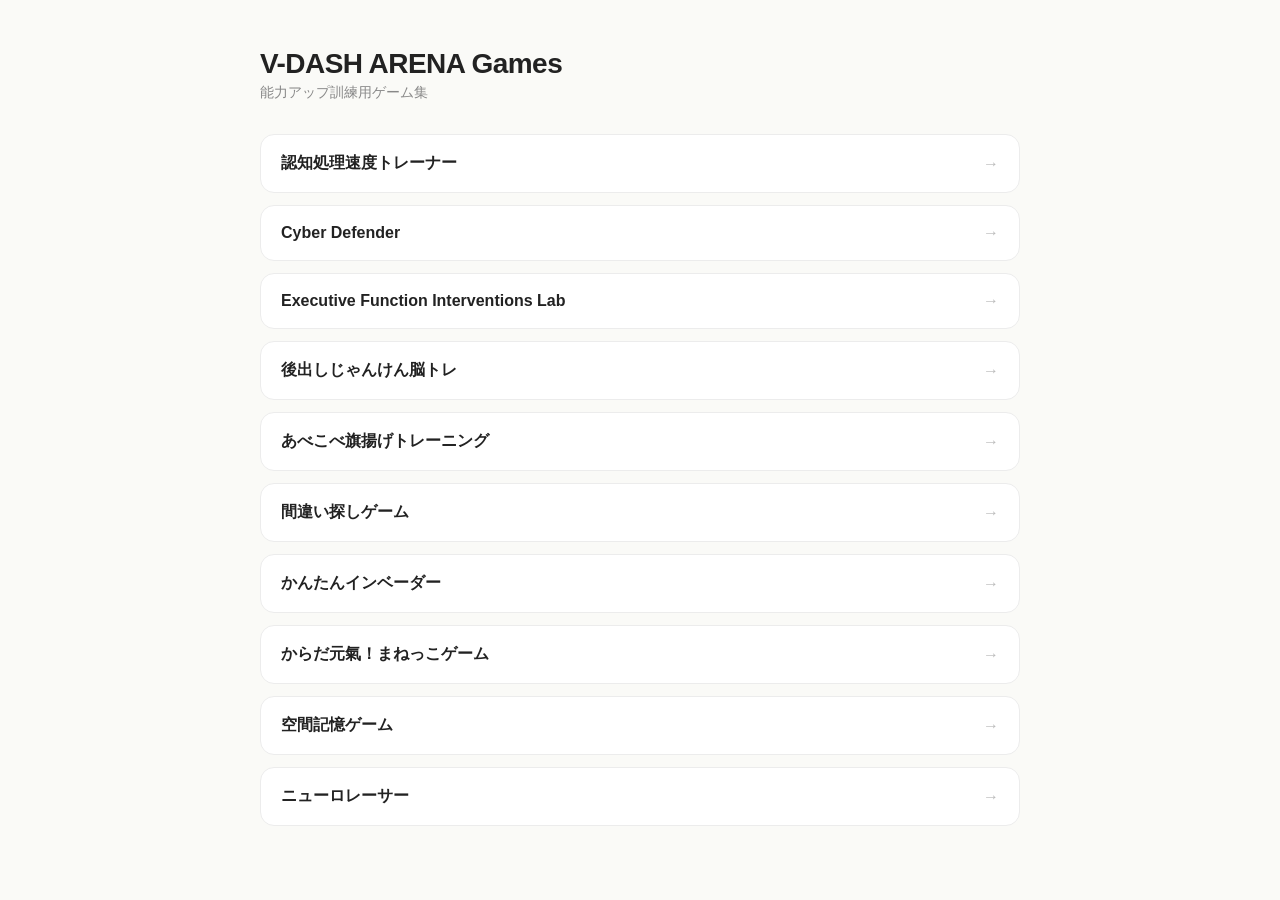
<file: index.html>
<!doctype html>
<html lang="ja">
  <head>
    <meta charset="utf-8" />
    <meta name="viewport" content="width=device-width, initial-scale=1.0" />
    <title>V-DASH ARENA Games</title>
    <link
      rel="icon"
      href="data:image/svg+xml,<svg xmlns='http://www.w3.org/2000/svg' viewBox='0 0 100 100'><text y='.9em' font-size='90'>🌟</text></svg>"
    />
    <style>
      body {
        font-family: -apple-system, "Hiragino Kaku Gothic ProN", sans-serif;
        background: #fafaf7;
        color: #222;
        margin: 0;
        padding: 48px 20px;
      }
      .wrap {
        max-width: 760px;
        margin: 0 auto;
      }
      h1 {
        font-size: 28px;
        letter-spacing: -0.02em;
        margin: 0 0 4px;
      }
      p.sub {
        color: #888;
        margin: 0 0 32px;
        font-size: 14px;
      }
      ul {
        list-style: none;
        padding: 0;
        margin: 0;
        display: grid;
        gap: 12px;
      }
      a.card {
        display: flex;
        justify-content: space-between;
        align-items: center;
        padding: 18px 20px;
        background: #fff;
        border: 1px solid #ececec;
        border-radius: 14px;
        text-decoration: none;
        color: #222;
        transition: all 0.25s cubic-bezier(0.16, 1, 0.3, 1);
      }
      a.card:hover {
        border-color: #ddd;
        transform: translateY(-2px);
        box-shadow: 0 6px 20px rgba(0, 0, 0, 0.06);
      }
      .name {
        font-weight: 600;
      }
      .arrow {
        color: #bbb;
      }
    </style>
  </head>
  <body>
    <div class="wrap">
      <h1>V-DASH ARENA Games</h1>
      <p class="sub">能力アップ訓練用ゲーム集</p>
      <ul>
        <li>
          <a class="card" href="./processing-speed/"
            ><span class="name">認知処理速度トレーナー</span
            ><span class="arrow">→</span></a
          >
        </li>
        <li>
          <a class="card" href="./cyber-defender/"
            ><span class="name">Cyber Defender</span
            ><span class="arrow">→</span></a
          >
        </li>
        <li>
          <a class="card" href="./executive-function-lab/"
            ><span class="name">Executive Function Interventions Lab</span
            ><span class="arrow">→</span></a
          >
        </li>
        <li>
          <a class="card" href="./atodashi-janken/"
            ><span class="name">後出しじゃんけん脳トレ</span
            ><span class="arrow">→</span></a
          >
        </li>
        <li>
          <a class="card" href="./abekobe-flag/"
            ><span class="name">あべこべ旗揚げトレーニング</span
            ><span class="arrow">→</span></a
          >
        </li>
        <li>
          <a class="card" href="./spot-difference/"
            ><span class="name">間違い探しゲーム</span
            ><span class="arrow">→</span></a
          >
        </li>
        <li>
          <a class="card" href="./kantan-invader/"
            ><span class="name">かんたんインベーダー</span
            ><span class="arrow">→</span></a
          >
        </li>
        <li>
          <a class="card" href="./karada-genki/"
            ><span class="name">からだ元氣！まねっこゲーム</span
            ><span class="arrow">→</span></a
          >
        </li>
        <li>
          <a class="card" href="./spatial-memory/"
            ><span class="name">空間記憶ゲーム</span
            ><span class="arrow">→</span></a
          >
        </li>
        <li>
          <a class="card" href="./neuroracer/"
            ><span class="name">ニューロレーサー</span
            ><span class="arrow">→</span></a
          >
        </li>
      </ul>
    </div>
  </body>
</html>
</file>
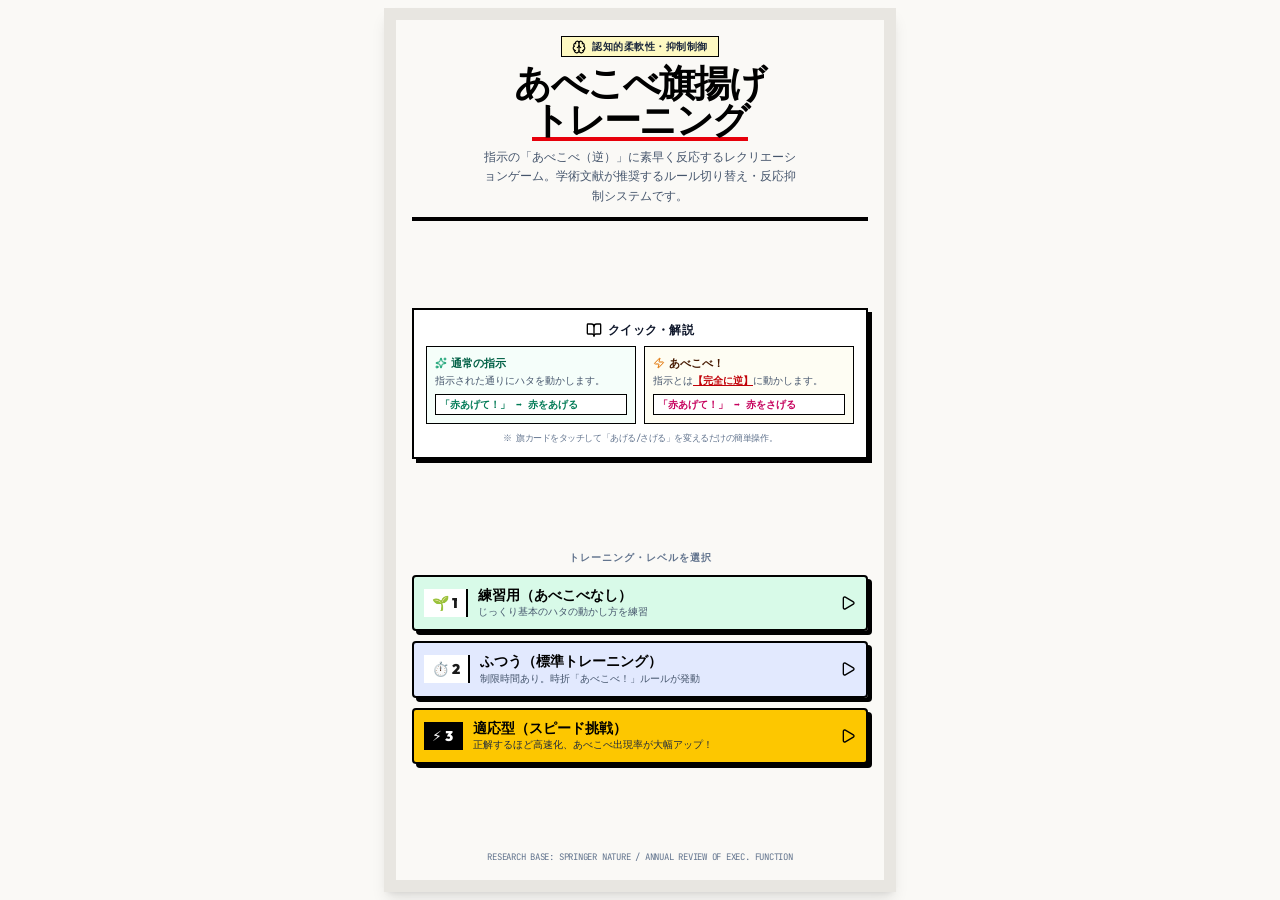
<file: abekobe-flag/index.html>
<!doctype html>
<html lang="ja">
  <head>
    <meta charset="UTF-8" />
    <meta name="viewport" content="width=device-width, initial-scale=1.0" />
    <title>あべこべ旗揚げトレーニング | V-DASH ARENA</title>
    <link rel="icon" href="data:image/svg+xml,<svg xmlns=%27http://www.w3.org/2000/svg%27 viewBox=%270 0 100 100%27><text y=%27.9em%27 font-size=%2790%27>🌟</text></svg>" />
    <script type="module" crossorigin src="/abekobe-flag/assets/index-B9wbPxkr.js"></script>
    <link rel="stylesheet" crossorigin href="/abekobe-flag/assets/index-xiRUz6y1.css">
  </head>
  <body>
    <div id="root"></div>
  </body>
</html>
</file>
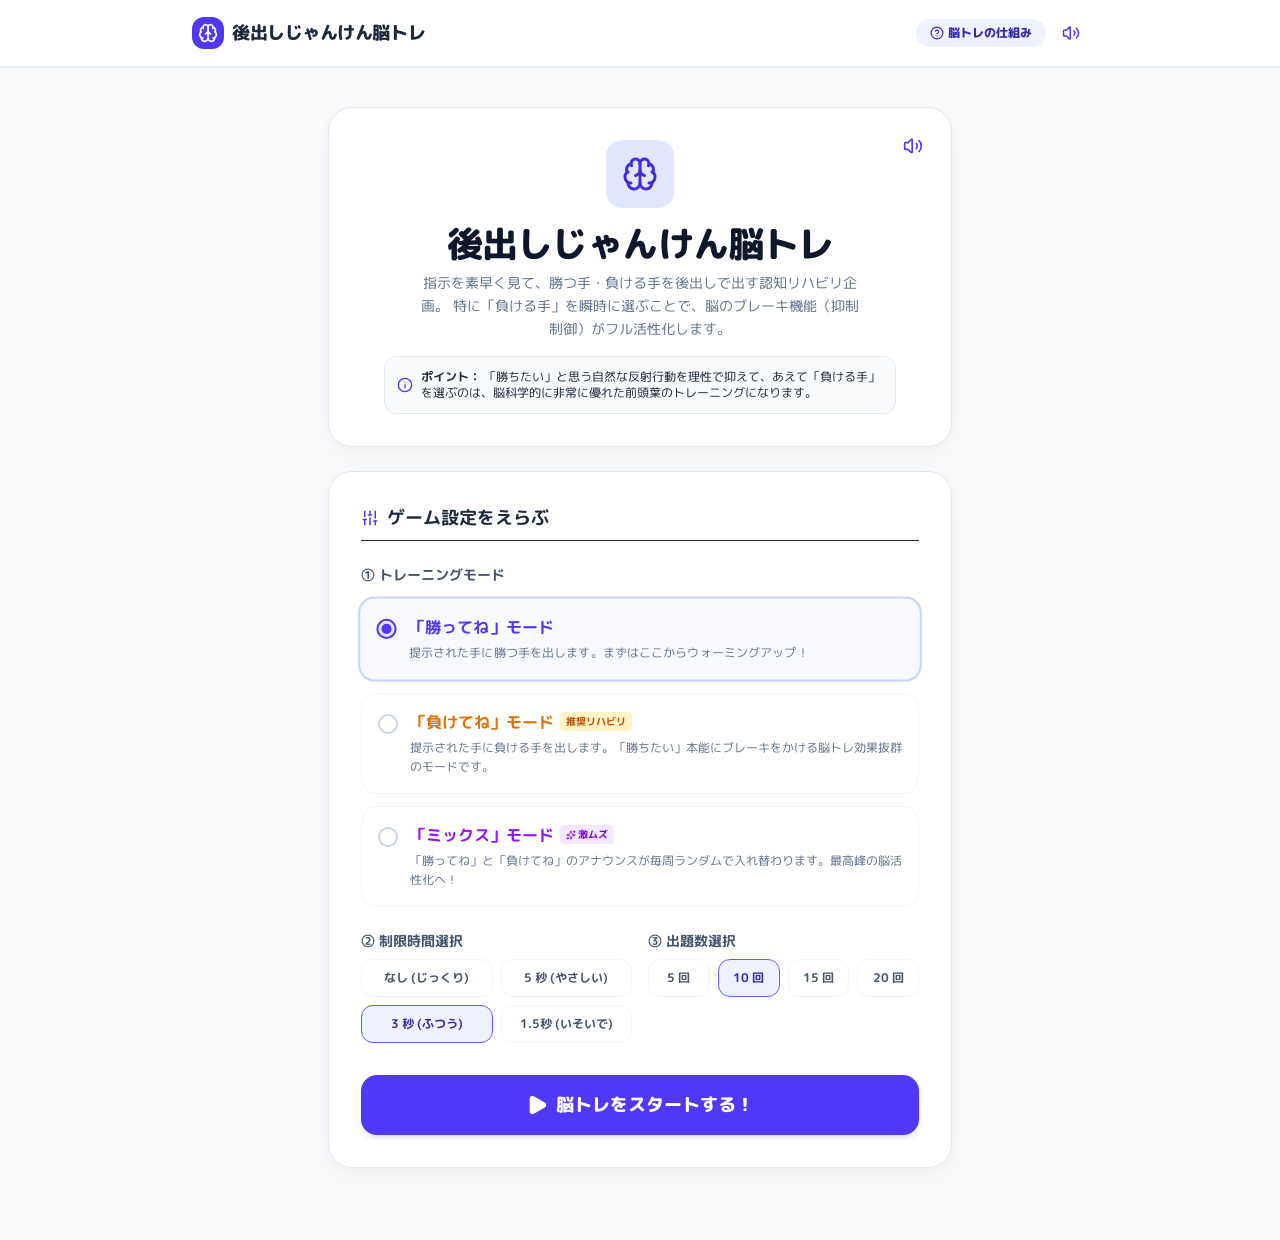
<file: atodashi-janken/index.html>
<!doctype html>
<html lang="ja">
  <head>
    <meta charset="UTF-8" />
    <meta name="viewport" content="width=device-width, initial-scale=1.0" />
    <title>後出しじゃんけん脳トレ | V-DASH ARENA</title>
    <link rel="icon" href="data:image/svg+xml,<svg xmlns=%27http://www.w3.org/2000/svg%27 viewBox=%270 0 100 100%27><text y=%27.9em%27 font-size=%2790%27>🌟</text></svg>" />
    <script type="module" crossorigin src="/atodashi-janken/assets/index-DYp85IVf.js"></script>
    <link rel="stylesheet" crossorigin href="/atodashi-janken/assets/index-CnhJusNe.css">
  </head>
  <body>
    <div id="root"></div>
  </body>
</html>
</file>
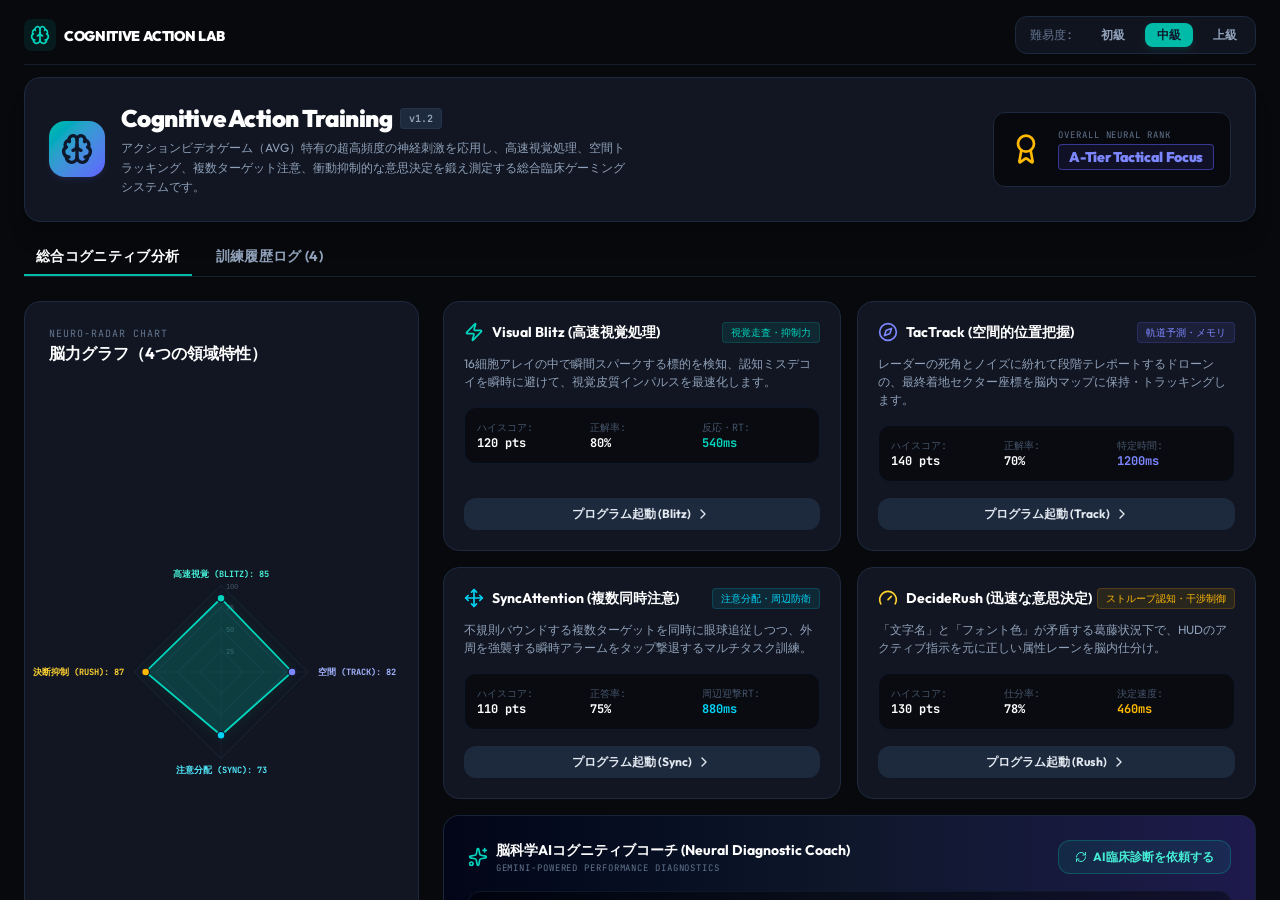
<file: cognitive-action-trainer/index.html>
<!doctype html>
<html lang="en">
  <head>
    <meta charset="UTF-8" />
    <meta name="viewport" content="width=device-width, initial-scale=1.0" />
    <title>My Google AI Studio App</title>
    <script type="module" crossorigin src="/cognitive-action-trainer/assets/index-NaD5jdz8.js"></script>
    <link rel="stylesheet" crossorigin href="/cognitive-action-trainer/assets/index-Dt_9_hZQ.css">
  </head>
  <body>
    <div id="root"></div>
  </body>
</html>
</file>
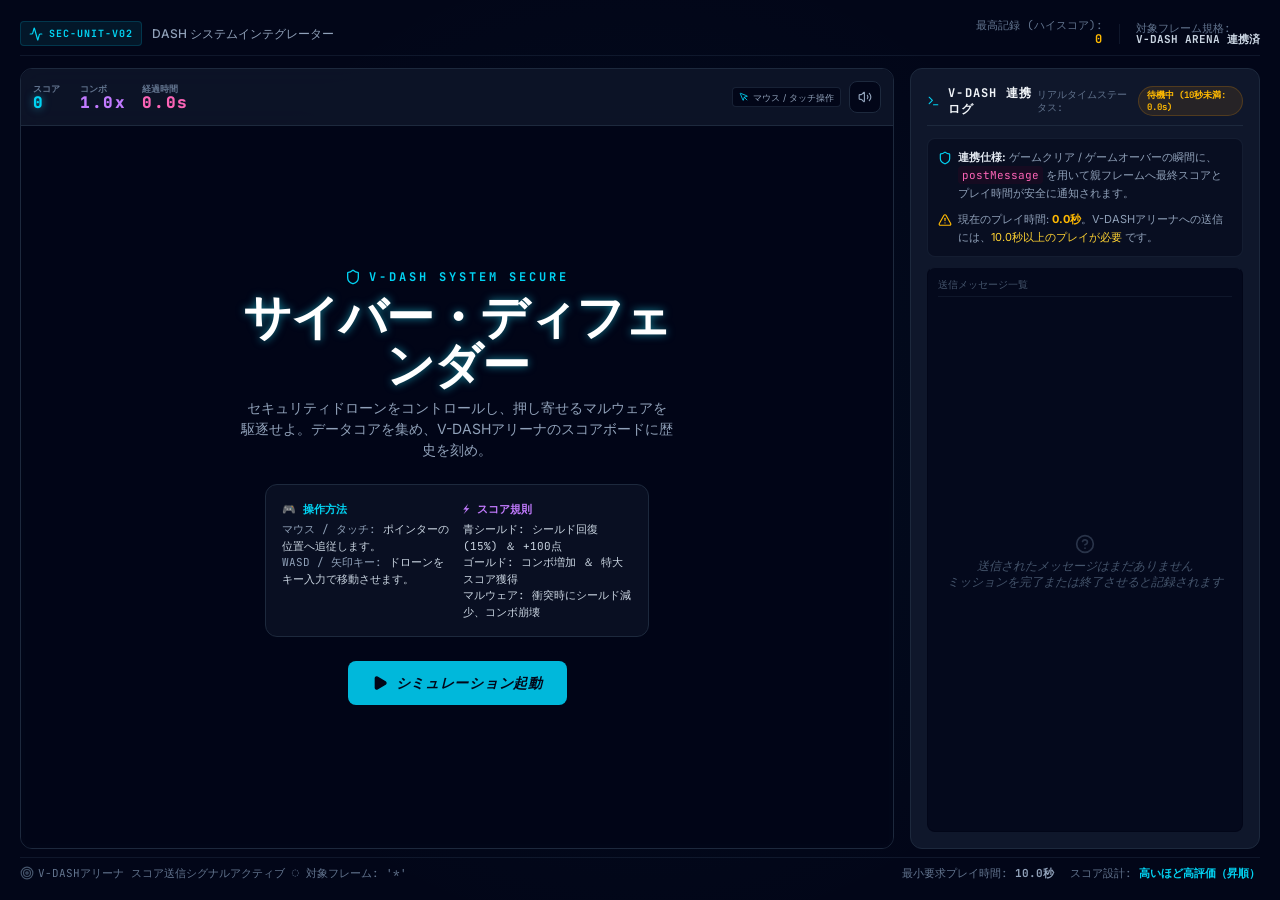
<file: cyber-defender/index.html>
<!doctype html>
<html lang="ja">
  <head>
    <meta charset="UTF-8" />
    <meta name="viewport" content="width=device-width, initial-scale=1.0" />
    <title>Cyber Defender | V-DASH ARENA</title>
    <link rel="icon" href="data:image/svg+xml,<svg xmlns=%27http://www.w3.org/2000/svg%27 viewBox=%270 0 100 100%27><text y=%27.9em%27 font-size=%2790%27>🌟</text></svg>" />
    <script type="module" crossorigin src="/cyber-defender/assets/index-B2tMHh1s.js"></script>
    <link rel="stylesheet" crossorigin href="/cyber-defender/assets/index-B15pVjkE.css">
  </head>
  <body>
    <div id="root"></div>
  </body>
</html>
</file>
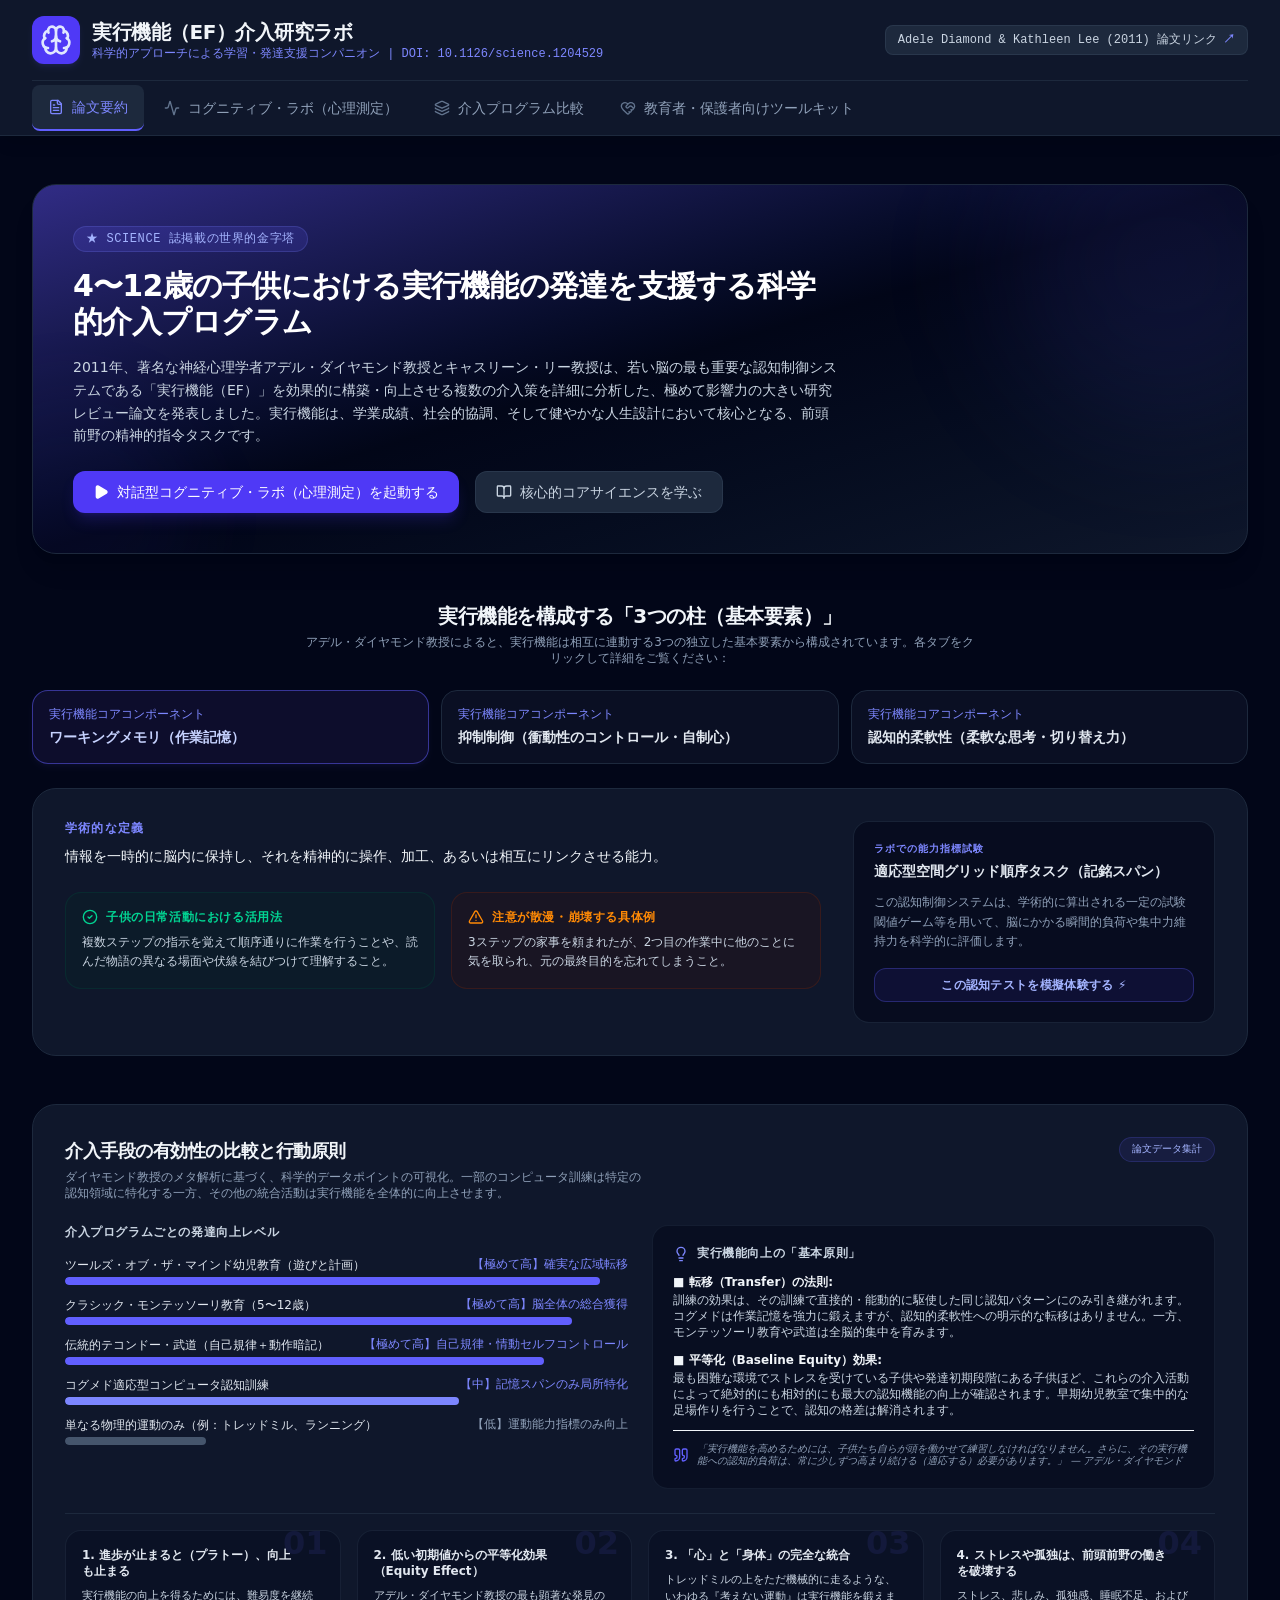
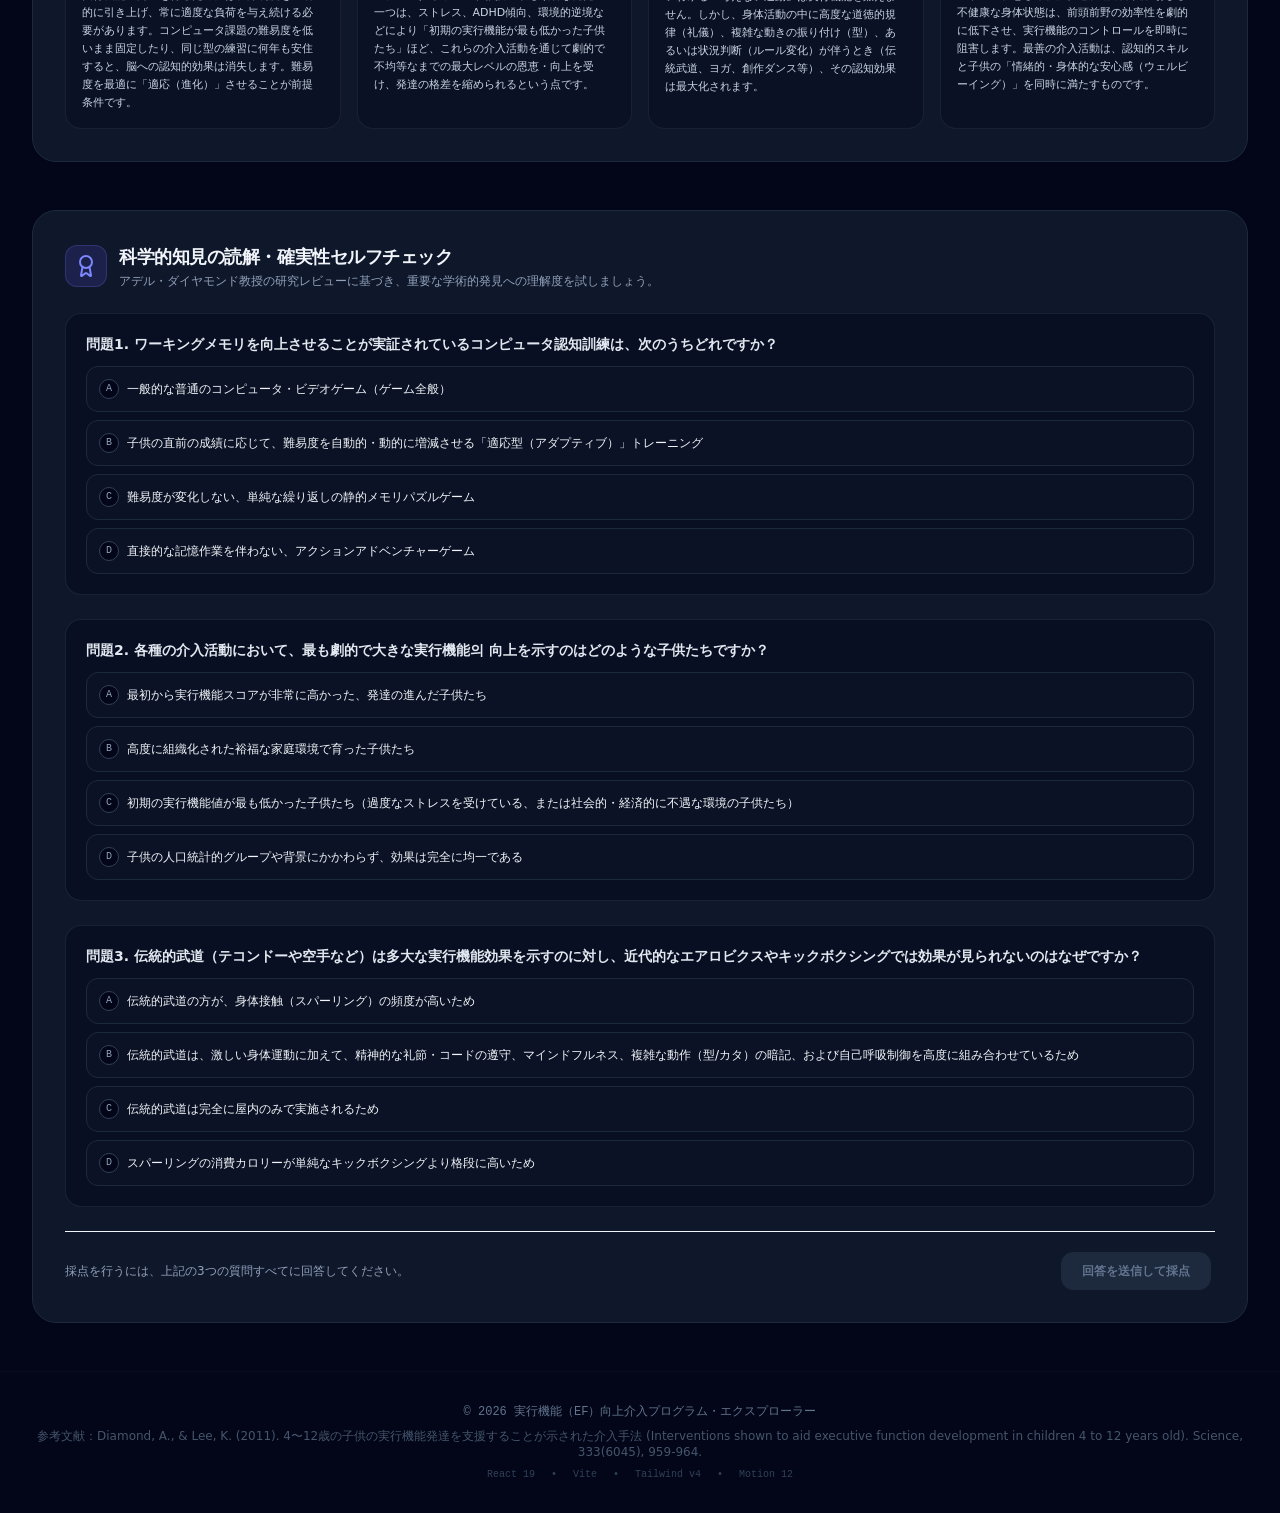
<file: executive-function-lab/index.html>
<!doctype html>
<html lang="ja">
  <head>
    <meta charset="UTF-8" />
    <meta name="viewport" content="width=device-width, initial-scale=1.0" />
    <title>Executive Function Interventions Lab | V-DASH ARENA</title>
    <link rel="icon" href="data:image/svg+xml,<svg xmlns=%27http://www.w3.org/2000/svg%27 viewBox=%270 0 100 100%27><text y=%27.9em%27 font-size=%2790%27>🌟</text></svg>" />
    <script type="module" crossorigin src="/executive-function-lab/assets/index-DKjdl471.js"></script>
    <link rel="stylesheet" crossorigin href="/executive-function-lab/assets/index-DjqRwrMi.css">
  </head>
  <body>
    <div id="root"></div>
  </body>
</html>
</file>
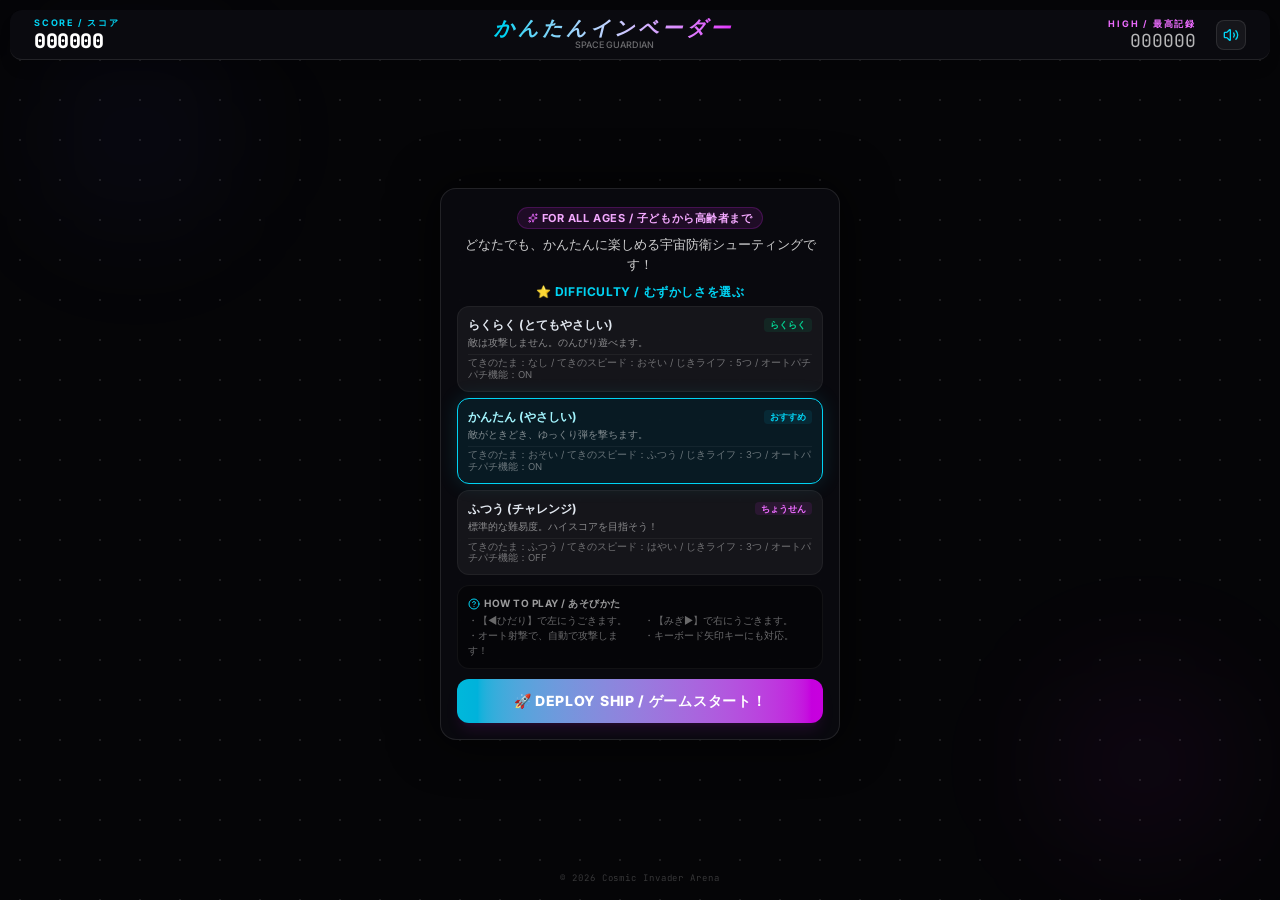
<file: kantan-invader/index.html>
<!doctype html>
<html lang="ja">
  <head>
    <meta charset="UTF-8" />
    <meta name="viewport" content="width=device-width, initial-scale=1.0" />
    <title>かんたんインベーダー | V-DASH ARENA</title>
    <link rel="icon" href="data:image/svg+xml,<svg xmlns=%27http://www.w3.org/2000/svg%27 viewBox=%270 0 100 100%27><text y=%27.9em%27 font-size=%2790%27>🌟</text></svg>" />
    <script type="module" crossorigin src="/kantan-invader/assets/index-BdaLpZE4.js"></script>
    <link rel="stylesheet" crossorigin href="/kantan-invader/assets/index-DgTmn9QI.css">
  </head>
  <body>
    <div id="root"></div>
  </body>
</html>
</file>
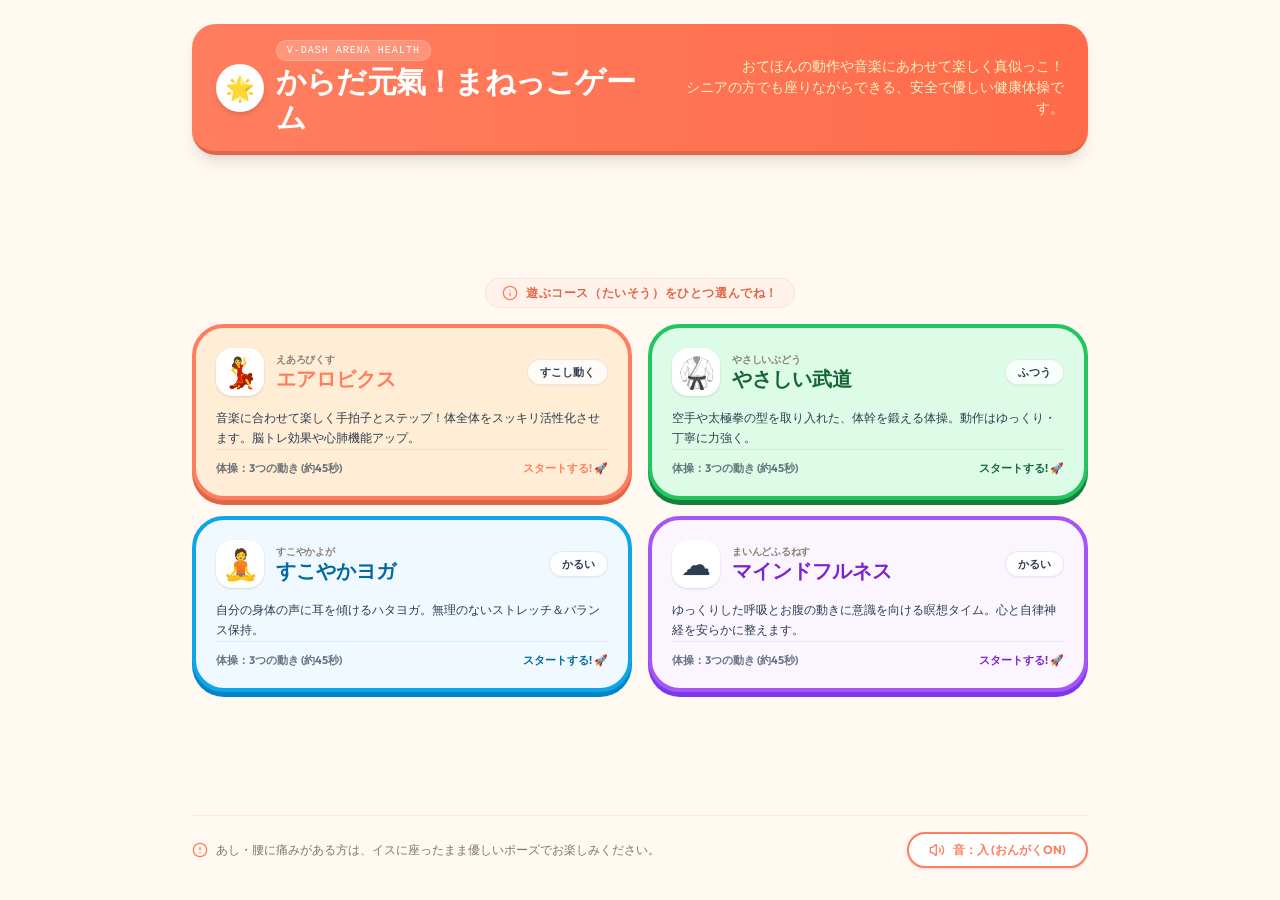
<file: karada-genki/index.html>
<!doctype html>
<html lang="ja">
  <head>
    <meta charset="UTF-8" />
    <meta name="viewport" content="width=device-width, initial-scale=1.0" />
    <title>からだ元氣！まねっこゲーム | V-DASH ARENA</title>
    <link
      rel="icon"
      href="data:image/svg+xml,<svg xmlns='http://www.w3.org/2000/svg' viewBox='0 0 100 100'><text y='.9em' font-size='90'>🌟</text></svg>"
    />
    <script type="module" crossorigin src="/karada-genki/assets/index-CeHoV-_8.js"></script>
    <link rel="stylesheet" crossorigin href="/karada-genki/assets/index-ColJ11lH.css">
  </head>
  <body>
    <div id="root"></div>
  </body>
</html>
</file>
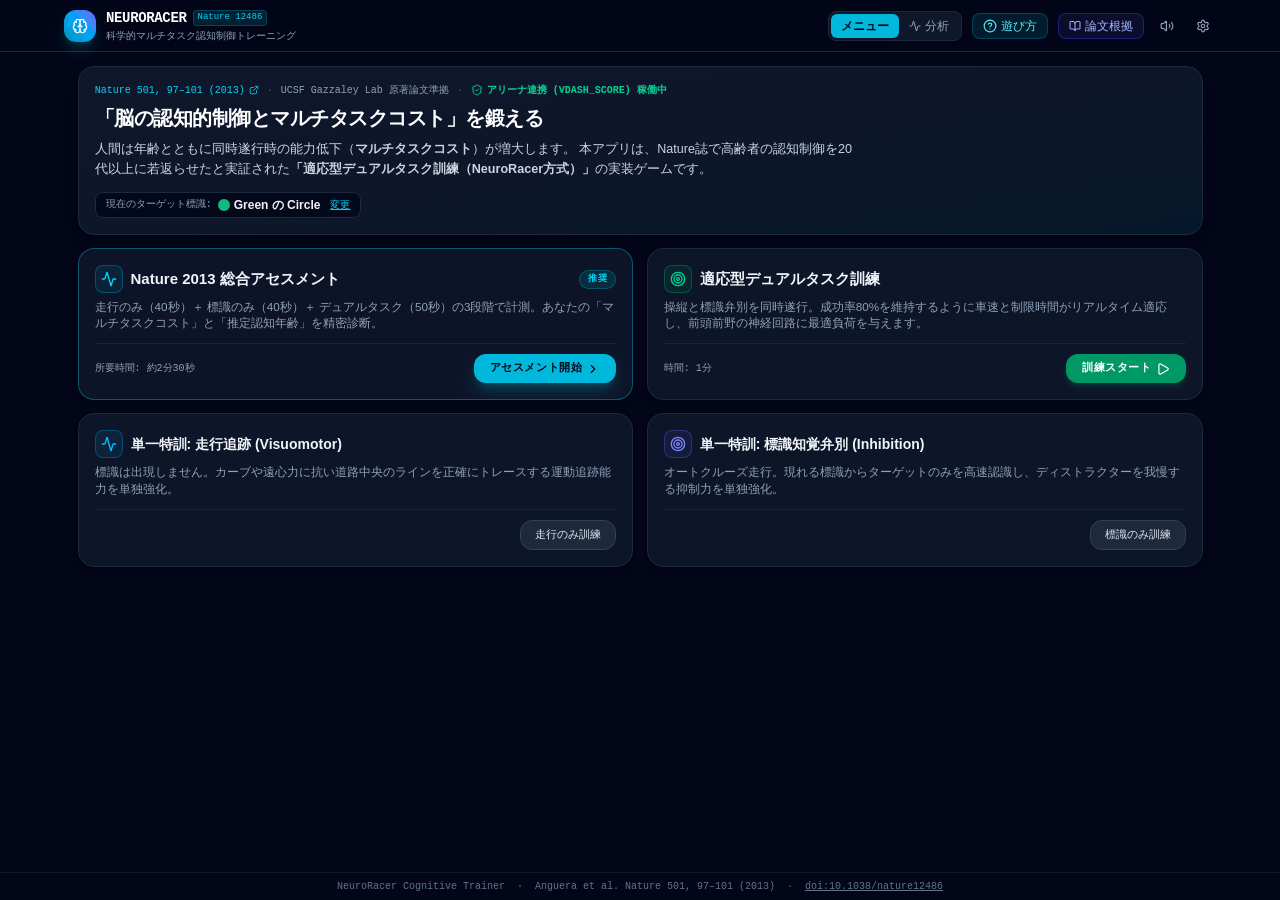
<file: neuroracer/index.html>
<!doctype html>
<html lang="en">
  <head>
    <meta charset="UTF-8" />
    <meta name="viewport" content="width=device-width, initial-scale=1.0" />
    <title>NeuroRacer - Cognitive Multitasking Trainer (Nature 12486)</title>
    <meta name="description" content="Scientific dual-task cognitive training game based on Nature 2013 (Anguera et al., doi:10.1038/nature12486) to measure and train multitasking cost, sustained attention, and cognitive control." />
    <meta property="og:title" content="NeuroRacer - Cognitive Multitasking Trainer (Nature 12486)" />
    <meta property="og:description" content="Scientific dual-task cognitive training game based on Nature 2013 (Anguera et al., doi:10.1038/nature12486) to measure and train multitasking cost, sustained attention, and cognitive control." />
    <meta property="og:type" content="website" />
    <meta name="twitter:card" content="summary_large_image" />
    <script type="module" crossorigin src="/neuroracer/assets/index-DvAelXap.js"></script>
    <link rel="stylesheet" crossorigin href="/neuroracer/assets/index-CWnYbRQK.css">
  </head>
  <body>
    <div id="root"></div>
  </body>
</html>
</file>
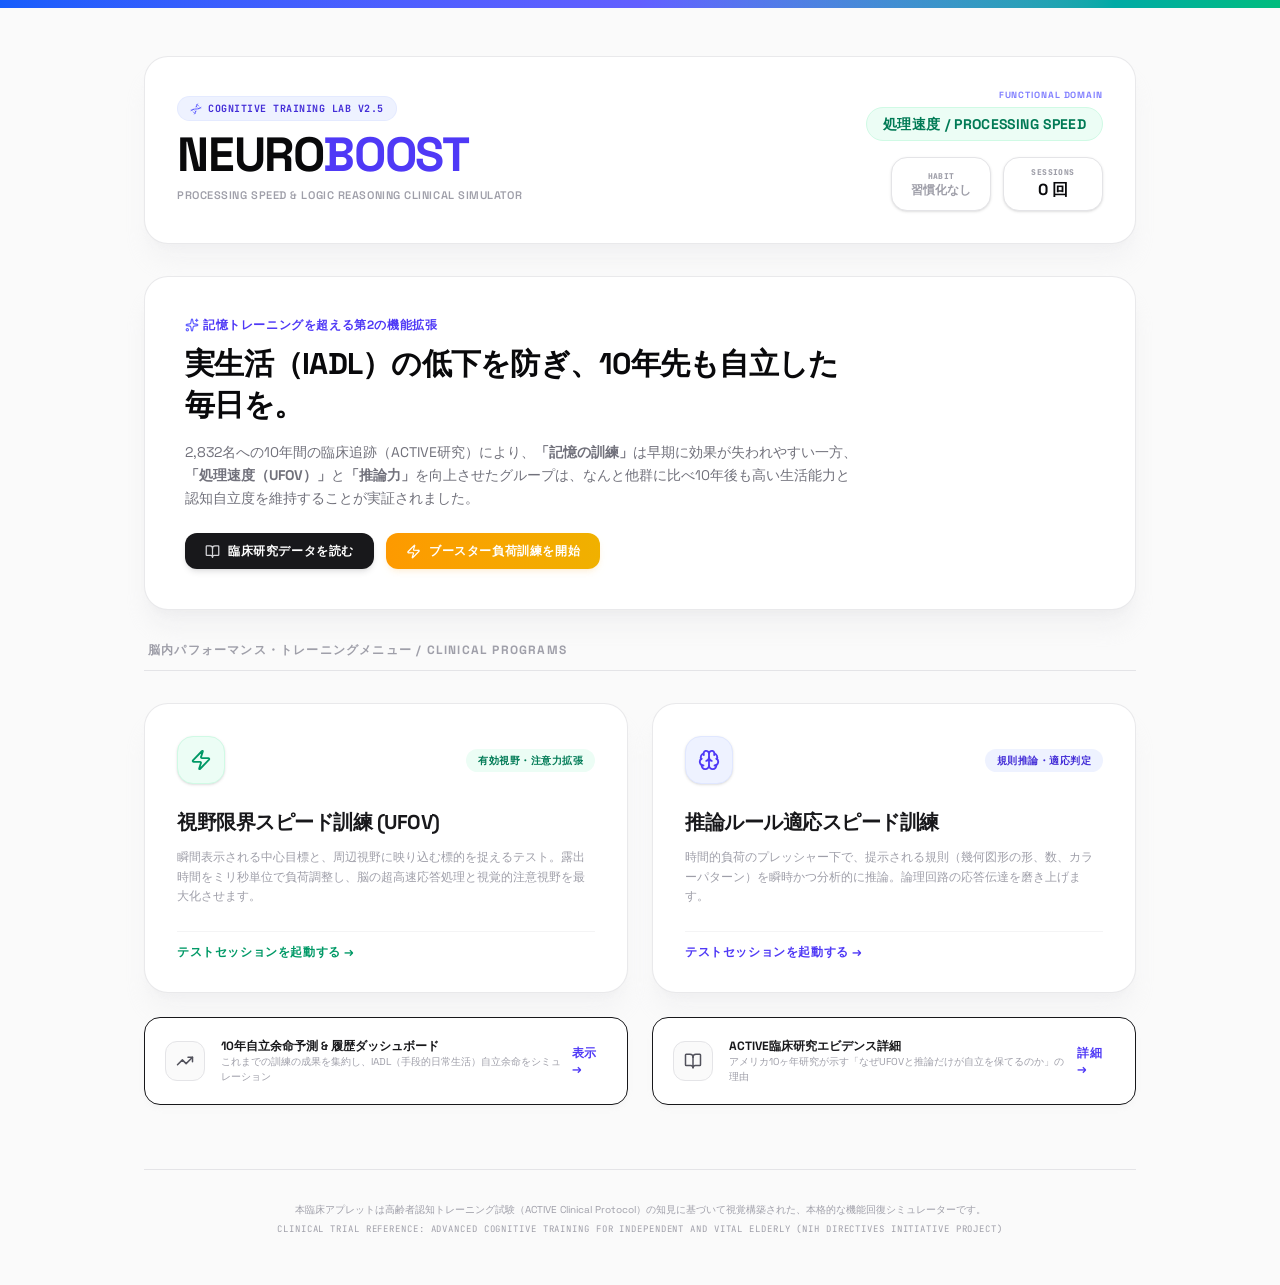
<file: processing-speed/index.html>
<!doctype html>
<html lang="ja">
  <head>
    <meta charset="UTF-8" />
    <meta name="viewport" content="width=device-width, initial-scale=1.0" />
    <title>認知処理速度トレーナー | V-DASH ARENA</title>
    <link rel="icon" href="data:image/svg+xml,<svg xmlns=%27http://www.w3.org/2000/svg%27 viewBox=%270 0 100 100%27><text y=%27.9em%27 font-size=%2790%27>🌟</text></svg>" />
    <script type="module" crossorigin src="/processing-speed/assets/index-B3jEMCF7.js"></script>
    <link rel="stylesheet" crossorigin href="/processing-speed/assets/index-B2k58Vn4.css">
  </head>
  <body>
    <div id="root"></div>
  </body>
</html>
</file>
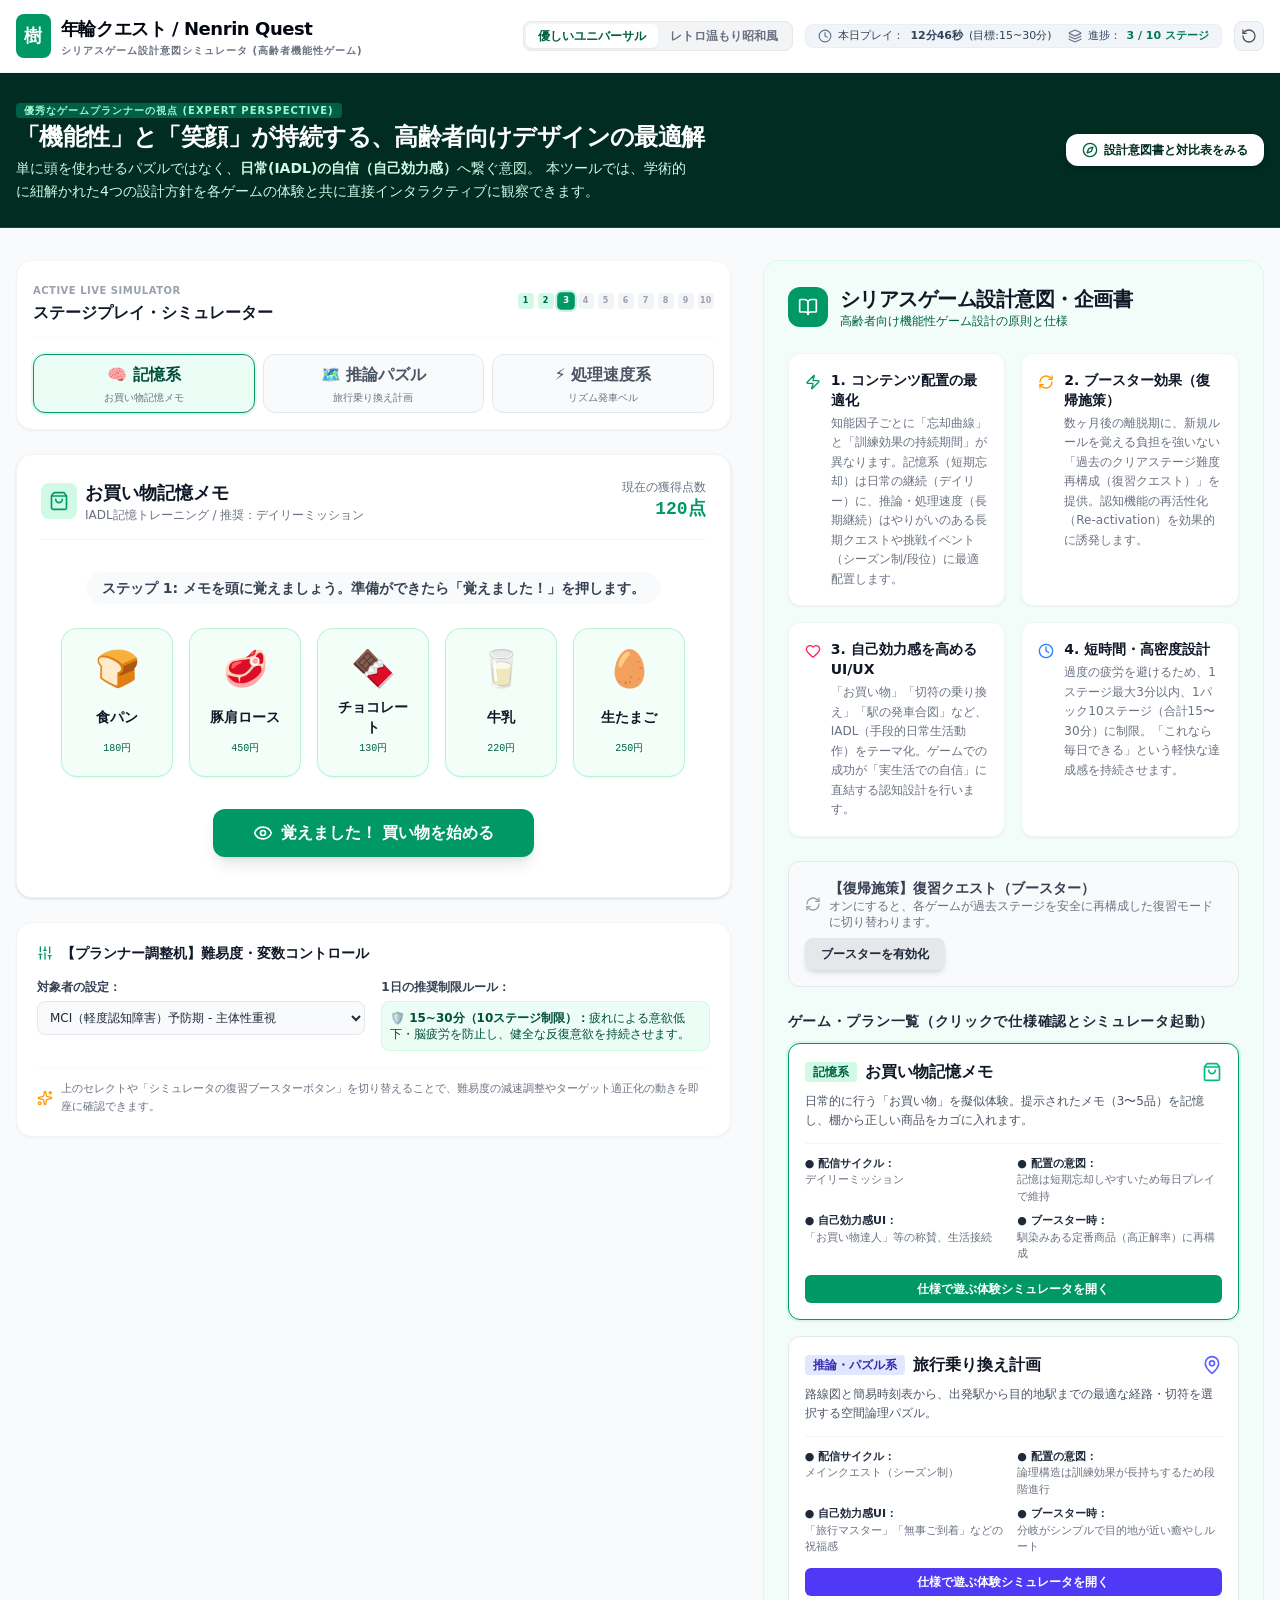
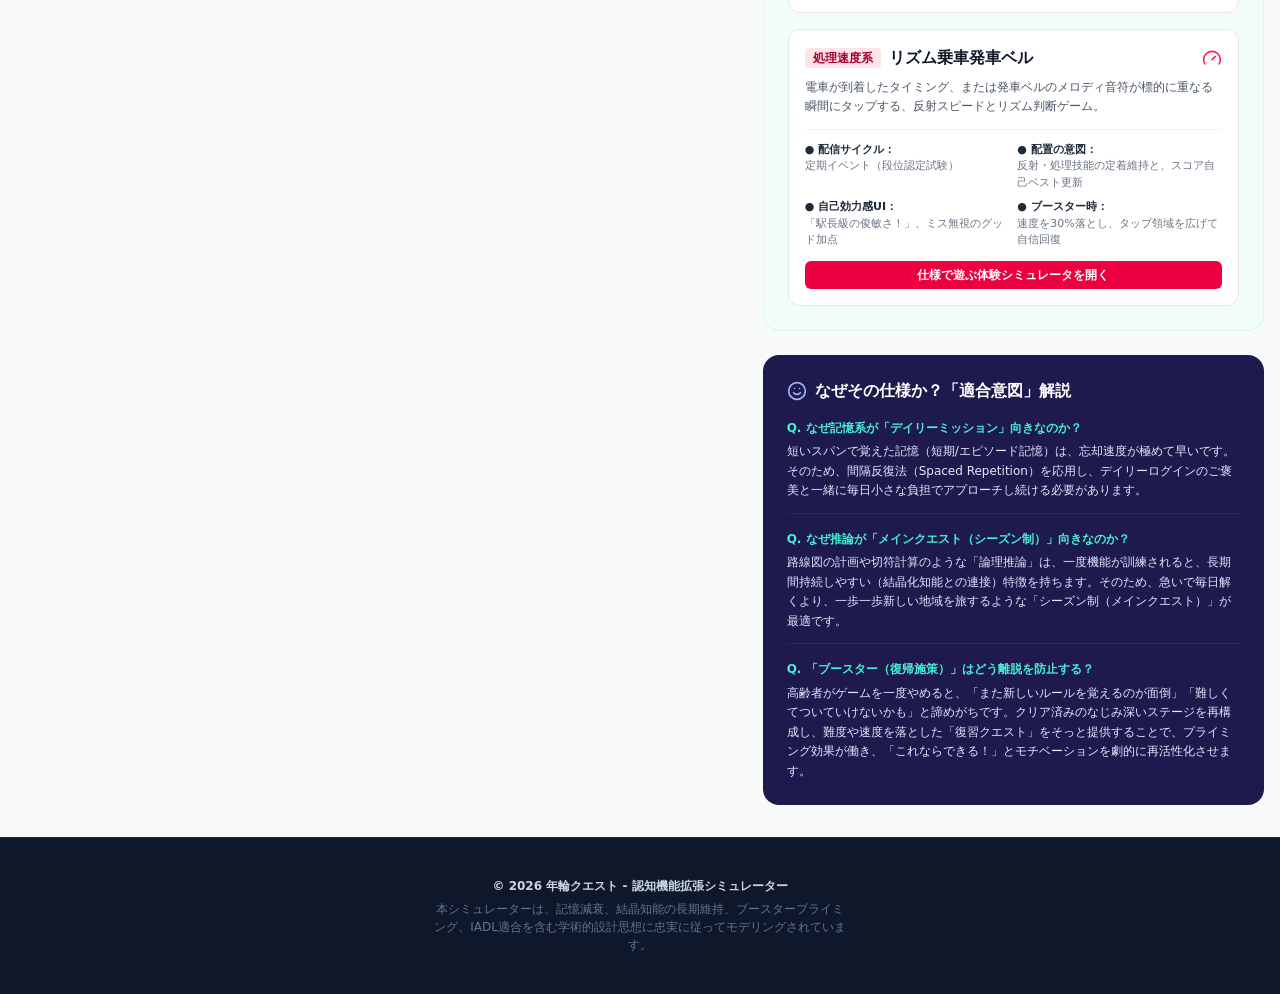
<file: serious-game-sim/index.html>
<!doctype html>
<html lang="ja">
  <head>
    <meta charset="UTF-8" />
    <meta name="viewport" content="width=device-width, initial-scale=1.0" />
    <title>シリアスゲーム・プランニング & シミュレータ | V-DASH ARENA</title>
    <script type="module" crossorigin src="/serious-game-sim/assets/index-CPZPs8Cq.js"></script>
    <link rel="stylesheet" crossorigin href="/serious-game-sim/assets/index-B8pZ8UYW.css">
  </head>
  <body>
    <div id="root"></div>
  </body>
</html>
</file>
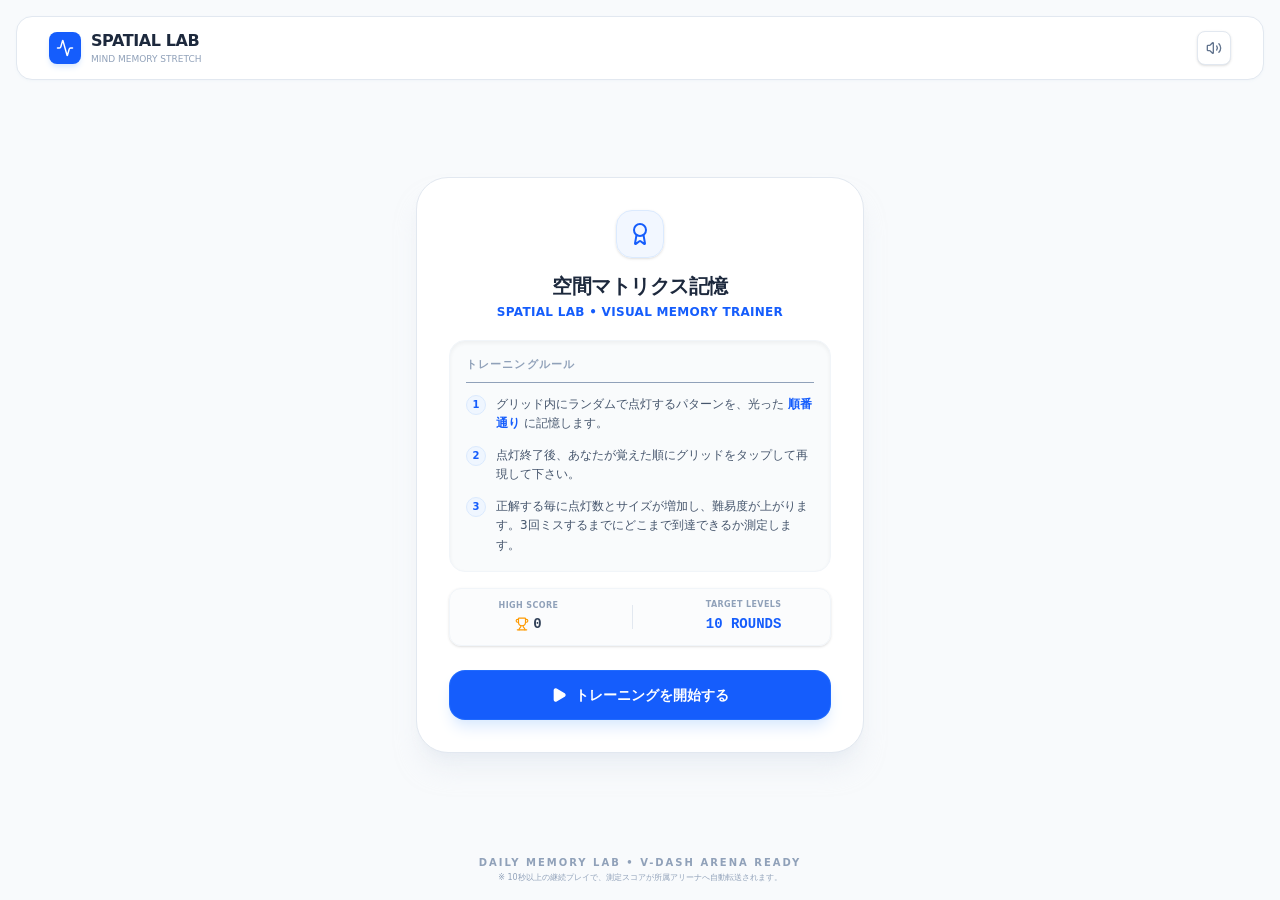
<file: spatial-memory/index.html>
<!doctype html>
<html lang="ja">
  <head>
    <meta charset="UTF-8" />
    <meta name="viewport" content="width=device-width, initial-scale=1.0" />
    <title>空間記憶ゲーム | V-DASH ARENA</title>
    <script type="module" crossorigin src="/spatial-memory/assets/index-BrNRg7mR.js"></script>
    <link rel="stylesheet" crossorigin href="/spatial-memory/assets/index-6Yax_9GF.css">
  </head>
  <body>
    <div id="root"></div>
  </body>
</html>
</file>
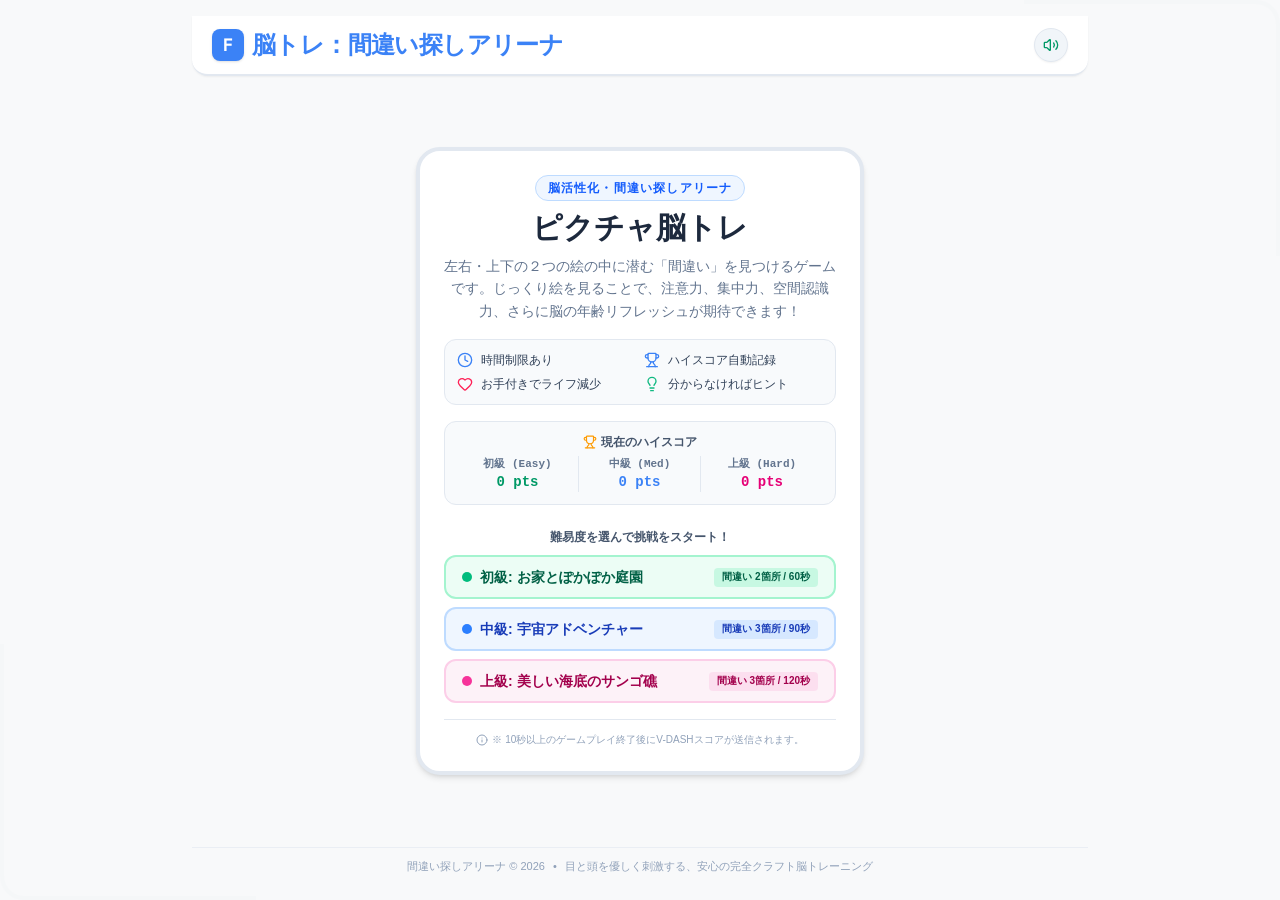
<file: spot-difference/index.html>
<!doctype html>
<html lang="ja">
  <head>
    <meta charset="UTF-8" />
    <meta name="viewport" content="width=device-width, initial-scale=1.0" />
    <title>間違い探しゲーム | V-DASH ARENA</title>
    <link rel="icon" href="data:image/svg+xml,<svg xmlns=%27http://www.w3.org/2000/svg%27 viewBox=%270 0 100 100%27><text y=%27.9em%27 font-size=%2790%27>🌟</text></svg>" />
    <script type="module" crossorigin src="/spot-difference/assets/index-HCJb6ll8.js"></script>
    <link rel="stylesheet" crossorigin href="/spot-difference/assets/index-C18DSFaX.css">
  </head>
  <body>
    <div id="root"></div>
  </body>
</html>
</file>
<file: abekobe-flag/assets/index-xiRUz6y1.css>
@import"https://fonts.googleapis.com/css2?family=Inter:wght@400;500;600;700;800&family=JetBrains+Mono:wght@400;500;700&family=Outfit:wght@400;500;600;700;800;900&display=swap";/*! tailwindcss v4.3.0 | MIT License | https://tailwindcss.com */@layer properties{@supports (((-webkit-hyphens:none)) and (not (margin-trim:inline))) or ((-moz-orient:inline) and (not (color:rgb(from red r g b)))){*,:before,:after,::backdrop{--tw-rotate-x:initial;--tw-rotate-y:initial;--tw-rotate-z:initial;--tw-skew-x:initial;--tw-skew-y:initial;--tw-border-style:solid;--tw-leading:initial;--tw-font-weight:initial;--tw-tracking:initial;--tw-shadow:0 0 #0000;--tw-shadow-color:initial;--tw-shadow-alpha:100%;--tw-inset-shadow:0 0 #0000;--tw-inset-shadow-color:initial;--tw-inset-shadow-alpha:100%;--tw-ring-color:initial;--tw-ring-shadow:0 0 #0000;--tw-inset-ring-color:initial;--tw-inset-ring-shadow:0 0 #0000;--tw-ring-inset:initial;--tw-ring-offset-width:0px;--tw-ring-offset-color:#fff;--tw-ring-offset-shadow:0 0 #0000;--tw-blur:initial;--tw-brightness:initial;--tw-contrast:initial;--tw-grayscale:initial;--tw-hue-rotate:initial;--tw-invert:initial;--tw-opacity:initial;--tw-saturate:initial;--tw-sepia:initial;--tw-drop-shadow:initial;--tw-drop-shadow-color:initial;--tw-drop-shadow-alpha:100%;--tw-drop-shadow-size:initial;--tw-duration:initial;--tw-translate-x:0;--tw-translate-y:0;--tw-translate-z:0;--tw-scale-x:1;--tw-scale-y:1;--tw-scale-z:1}}}@layer theme{:root,:host{--font-sans:"Outfit", "Inter", ui-sans-serif, system-ui, sans-serif;--font-mono:"JetBrains Mono", ui-monospace, SFMono-Regular, monospace;--color-red-50:oklch(97.1% .013 17.38);--color-red-100:oklch(93.6% .032 17.717);--color-red-600:oklch(57.7% .245 27.325);--color-red-700:oklch(50.5% .213 27.518);--color-amber-50:oklch(98.7% .022 95.277);--color-amber-100:oklch(96.2% .059 95.617);--color-amber-400:oklch(82.8% .189 84.429);--color-amber-600:oklch(66.6% .179 58.318);--color-amber-950:oklch(27.9% .077 45.635);--color-yellow-50:oklch(98.7% .026 102.212);--color-yellow-100:oklch(97.3% .071 103.193);--color-yellow-400:oklch(85.2% .199 91.936);--color-yellow-500:oklch(79.5% .184 86.047);--color-emerald-50:oklch(97.9% .021 166.113);--color-emerald-100:oklch(95% .052 163.051);--color-emerald-300:oklch(84.5% .143 164.978);--color-emerald-500:oklch(69.6% .17 162.48);--color-emerald-600:oklch(59.6% .145 163.225);--color-emerald-700:oklch(50.8% .118 165.612);--color-emerald-800:oklch(43.2% .095 166.913);--color-indigo-50:oklch(96.2% .018 272.314);--color-indigo-100:oklch(93% .034 272.788);--color-indigo-300:oklch(78.5% .115 274.713);--color-indigo-600:oklch(51.1% .262 276.966);--color-pink-700:oklch(52.5% .223 3.958);--color-slate-50:oklch(98.4% .003 247.858);--color-slate-100:oklch(96.8% .007 247.896);--color-slate-300:oklch(86.9% .022 252.894);--color-slate-500:oklch(55.4% .046 257.417);--color-slate-600:oklch(44.6% .043 257.281);--color-slate-700:oklch(37.2% .044 257.287);--color-slate-800:oklch(27.9% .041 260.031);--color-slate-900:oklch(20.8% .042 265.755);--color-slate-950:oklch(12.9% .042 264.695);--color-neutral-800:oklch(26.9% 0 0);--color-black:#000;--color-white:#fff;--spacing:.25rem;--container-xs:20rem;--container-lg:32rem;--text-xs:.75rem;--text-xs--line-height:calc(1 / .75);--text-sm:.875rem;--text-sm--line-height:calc(1.25 / .875);--text-4xl:2.25rem;--text-4xl--line-height:calc(2.5 / 2.25);--font-weight-medium:500;--font-weight-bold:700;--font-weight-extrabold:800;--font-weight-black:900;--tracking-tighter:-.05em;--tracking-tight:-.025em;--tracking-wide:.025em;--tracking-wider:.05em;--tracking-widest:.1em;--leading-tight:1.25;--leading-relaxed:1.625;--animate-pulse:pulse 2s cubic-bezier(.4, 0, .6, 1) infinite;--animate-bounce:bounce 1s infinite;--default-transition-duration:.15s;--default-transition-timing-function:cubic-bezier(.4, 0, .2, 1);--default-font-family:var(--font-sans);--default-mono-font-family:var(--font-mono)}}@layer base{*,:after,:before,::backdrop{box-sizing:border-box;border:0 solid;margin:0;padding:0}::file-selector-button{box-sizing:border-box;border:0 solid;margin:0;padding:0}html,:host{-webkit-text-size-adjust:100%;-moz-tab-size:4;tab-size:4;line-height:1.5;font-family:var(--default-font-family,ui-sans-serif, system-ui, sans-serif, "Apple Color Emoji", "Segoe UI Emoji", "Segoe UI Symbol", "Noto Color Emoji");font-feature-settings:var(--default-font-feature-settings,normal);font-variation-settings:var(--default-font-variation-settings,normal);-webkit-tap-highlight-color:transparent}hr{height:0;color:inherit;border-top-width:1px}abbr:where([title]){-webkit-text-decoration:underline dotted;text-decoration:underline dotted}h1,h2,h3,h4,h5,h6{font-size:inherit;font-weight:inherit}a{color:inherit;-webkit-text-decoration:inherit;text-decoration:inherit}b,strong{font-weight:bolder}code,kbd,samp,pre{font-family:var(--default-mono-font-family,ui-monospace, SFMono-Regular, Menlo, Monaco, Consolas, "Liberation Mono", "Courier New", monospace);font-feature-settings:var(--default-mono-font-feature-settings,normal);font-variation-settings:var(--default-mono-font-variation-settings,normal);font-size:1em}small{font-size:80%}sub,sup{vertical-align:baseline;font-size:75%;line-height:0;position:relative}sub{bottom:-.25em}sup{top:-.5em}table{text-indent:0;border-color:inherit;border-collapse:collapse}:-moz-focusring{outline:auto}progress{vertical-align:baseline}summary{display:list-item}ol,ul,menu{list-style:none}img,svg,video,canvas,audio,iframe,embed,object{vertical-align:middle;display:block}img,video{max-width:100%;height:auto}button,input,select,optgroup,textarea{font:inherit;font-feature-settings:inherit;font-variation-settings:inherit;letter-spacing:inherit;color:inherit;opacity:1;background-color:#0000;border-radius:0}::file-selector-button{font:inherit;font-feature-settings:inherit;font-variation-settings:inherit;letter-spacing:inherit;color:inherit;opacity:1;background-color:#0000;border-radius:0}:where(select:is([multiple],[size])) optgroup{font-weight:bolder}:where(select:is([multiple],[size])) optgroup option{padding-inline-start:20px}::file-selector-button{margin-inline-end:4px}::placeholder{opacity:1}@supports (not ((-webkit-appearance:-apple-pay-button))) or (contain-intrinsic-size:1px){::placeholder{color:currentColor}@supports (color:color-mix(in lab,red,red)){::placeholder{color:color-mix(in oklab,currentcolor 50%,transparent)}}}textarea{resize:vertical}::-webkit-search-decoration{-webkit-appearance:none}::-webkit-date-and-time-value{min-height:1lh;text-align:inherit}::-webkit-datetime-edit{display:inline-flex}::-webkit-datetime-edit-fields-wrapper{padding:0}::-webkit-datetime-edit{padding-block:0}::-webkit-datetime-edit-year-field{padding-block:0}::-webkit-datetime-edit-month-field{padding-block:0}::-webkit-datetime-edit-day-field{padding-block:0}::-webkit-datetime-edit-hour-field{padding-block:0}::-webkit-datetime-edit-minute-field{padding-block:0}::-webkit-datetime-edit-second-field{padding-block:0}::-webkit-datetime-edit-millisecond-field{padding-block:0}::-webkit-datetime-edit-meridiem-field{padding-block:0}::-webkit-calendar-picker-indicator{line-height:1}:-moz-ui-invalid{box-shadow:none}button,input:where([type=button],[type=reset],[type=submit]){-webkit-appearance:button;-moz-appearance:button;appearance:button}::file-selector-button{-webkit-appearance:button;-moz-appearance:button;appearance:button}::-webkit-inner-spin-button{height:auto}::-webkit-outer-spin-button{height:auto}[hidden]:where(:not([hidden=until-found])){display:none!important}}@layer components;@layer utilities{.absolute{position:absolute}.relative{position:relative}.top-1{top:calc(var(--spacing) * 1)}.top-2{top:calc(var(--spacing) * 2)}.right-1{right:calc(var(--spacing) * 1)}.left-1{left:calc(var(--spacing) * 1)}.left-2{left:calc(var(--spacing) * 2)}.-mx-4{margin-inline:calc(var(--spacing) * -4)}.mx-auto{margin-inline:auto}.my-1{margin-block:calc(var(--spacing) * 1)}.my-1\.5{margin-block:calc(var(--spacing) * 1.5)}.my-2{margin-block:calc(var(--spacing) * 2)}.-mt-4{margin-top:calc(var(--spacing) * -4)}.mt-0\.5{margin-top:calc(var(--spacing) * .5)}.mt-1{margin-top:calc(var(--spacing) * 1)}.mt-1\.5{margin-top:calc(var(--spacing) * 1.5)}.mt-2{margin-top:calc(var(--spacing) * 2)}.mb-1{margin-bottom:calc(var(--spacing) * 1)}.mb-1\.5{margin-bottom:calc(var(--spacing) * 1.5)}.mb-2{margin-bottom:calc(var(--spacing) * 2)}.block{display:block}.flex{display:flex}.grid{display:grid}.inline-flex{display:inline-flex}.h-3{height:calc(var(--spacing) * 3)}.h-3\.5{height:calc(var(--spacing) * 3.5)}.h-4{height:calc(var(--spacing) * 4)}.h-5{height:calc(var(--spacing) * 5)}.h-8{height:calc(var(--spacing) * 8)}.h-20{height:calc(var(--spacing) * 20)}.h-24{height:calc(var(--spacing) * 24)}.h-full{height:100%}.h-screen{height:100vh}.min-h-0{min-height:calc(var(--spacing) * 0)}.w-1{width:calc(var(--spacing) * 1)}.w-3{width:calc(var(--spacing) * 3)}.w-3\.5{width:calc(var(--spacing) * 3.5)}.w-4{width:calc(var(--spacing) * 4)}.w-5{width:calc(var(--spacing) * 5)}.w-8{width:calc(var(--spacing) * 8)}.w-12{width:calc(var(--spacing) * 12)}.w-full{width:100%}.w-screen{width:100vw}.max-w-lg{max-width:var(--container-lg)}.max-w-xs{max-width:var(--container-xs)}.flex-1{flex:1}.flex-shrink-0,.shrink-0{flex-shrink:0}.origin-bottom{transform-origin:bottom}.transform{transform:var(--tw-rotate-x,) var(--tw-rotate-y,) var(--tw-rotate-z,) var(--tw-skew-x,) var(--tw-skew-y,)}.animate-bounce{animation:var(--animate-bounce)}.animate-pulse{animation:var(--animate-pulse)}.cursor-pointer{cursor:pointer}.grid-cols-2{grid-template-columns:repeat(2,minmax(0,1fr))}.flex-col{flex-direction:column}.items-center{align-items:center}.justify-between{justify-content:space-between}.justify-center{justify-content:center}.gap-0\.5{gap:calc(var(--spacing) * .5)}.gap-1{gap:calc(var(--spacing) * 1)}.gap-1\.5{gap:calc(var(--spacing) * 1.5)}.gap-2{gap:calc(var(--spacing) * 2)}.gap-2\.5{gap:calc(var(--spacing) * 2.5)}.gap-3{gap:calc(var(--spacing) * 3)}.gap-3\.5{gap:calc(var(--spacing) * 3.5)}.gap-4{gap:calc(var(--spacing) * 4)}.overflow-hidden{overflow:hidden}.overflow-y-auto{overflow-y:auto}.rounded{border-radius:.25rem}.rounded-full{border-radius:3.40282e38px}.rounded-none{border-radius:0}.border{border-style:var(--tw-border-style);border-width:1px}.border-2{border-style:var(--tw-border-style);border-width:2px}.border-\[8px\]{border-style:var(--tw-border-style);border-width:8px}.border-t-2{border-top-style:var(--tw-border-style);border-top-width:2px}.border-r-2{border-right-style:var(--tw-border-style);border-right-width:2px}.border-b-4{border-bottom-style:var(--tw-border-style);border-bottom-width:4px}.border-\[\#E8E6E1\]{border-color:#e8e6e1}.border-amber-400{border-color:var(--color-amber-400)}.border-black{border-color:var(--color-black)}.border-emerald-300{border-color:var(--color-emerald-300)}.border-indigo-300{border-color:var(--color-indigo-300)}.border-red-600{border-color:var(--color-red-600)}.border-slate-300{border-color:var(--color-slate-300)}.border-slate-600{border-color:var(--color-slate-600)}.bg-\[\#FAF9F6\]{background-color:#faf9f6}.bg-amber-50{background-color:var(--color-amber-50)}.bg-amber-100{background-color:var(--color-amber-100)}.bg-amber-400{background-color:var(--color-amber-400)}.bg-black{background-color:var(--color-black)}.bg-emerald-50{background-color:var(--color-emerald-50)}.bg-emerald-50\/50{background-color:#ecfdf580}@supports (color:color-mix(in lab,red,red)){.bg-emerald-50\/50{background-color:color-mix(in oklab,var(--color-emerald-50) 50%,transparent)}}.bg-emerald-100{background-color:var(--color-emerald-100)}.bg-emerald-100\/80{background-color:#d0fae5cc}@supports (color:color-mix(in lab,red,red)){.bg-emerald-100\/80{background-color:color-mix(in oklab,var(--color-emerald-100) 80%,transparent)}}.bg-emerald-500{background-color:var(--color-emerald-500)}.bg-indigo-50{background-color:var(--color-indigo-50)}.bg-indigo-100\/90{background-color:#e0e7ffe6}@supports (color:color-mix(in lab,red,red)){.bg-indigo-100\/90{background-color:color-mix(in oklab,var(--color-indigo-100) 90%,transparent)}}.bg-neutral-800{background-color:var(--color-neutral-800)}.bg-red-50\/70{background-color:#fef2f2b3}@supports (color:color-mix(in lab,red,red)){.bg-red-50\/70{background-color:color-mix(in oklab,var(--color-red-50) 70%,transparent)}}.bg-red-100{background-color:var(--color-red-100)}.bg-red-600{background-color:var(--color-red-600)}.bg-slate-50{background-color:var(--color-slate-50)}.bg-slate-100{background-color:var(--color-slate-100)}.bg-slate-800{background-color:var(--color-slate-800)}.bg-white{background-color:var(--color-white)}.bg-yellow-50{background-color:var(--color-yellow-50)}.bg-yellow-50\/50{background-color:#fefce880}@supports (color:color-mix(in lab,red,red)){.bg-yellow-50\/50{background-color:color-mix(in oklab,var(--color-yellow-50) 50%,transparent)}}.bg-yellow-100{background-color:var(--color-yellow-100)}.bg-yellow-400{background-color:var(--color-yellow-400)}.p-1{padding:calc(var(--spacing) * 1)}.p-2{padding:calc(var(--spacing) * 2)}.p-2\.5{padding:calc(var(--spacing) * 2.5)}.p-3{padding:calc(var(--spacing) * 3)}.p-4{padding:calc(var(--spacing) * 4)}.px-1{padding-inline:calc(var(--spacing) * 1)}.px-1\.5{padding-inline:calc(var(--spacing) * 1.5)}.px-2{padding-inline:calc(var(--spacing) * 2)}.px-2\.5{padding-inline:calc(var(--spacing) * 2.5)}.px-3{padding-inline:calc(var(--spacing) * 3)}.px-4{padding-inline:calc(var(--spacing) * 4)}.py-0\.5{padding-block:calc(var(--spacing) * .5)}.py-1{padding-block:calc(var(--spacing) * 1)}.py-1\.5{padding-block:calc(var(--spacing) * 1.5)}.py-2{padding-block:calc(var(--spacing) * 2)}.py-3{padding-block:calc(var(--spacing) * 3)}.py-4{padding-block:calc(var(--spacing) * 4)}.pt-2{padding-top:calc(var(--spacing) * 2)}.pb-3{padding-bottom:calc(var(--spacing) * 3)}.text-center{text-align:center}.text-left{text-align:left}.font-mono{font-family:var(--font-mono)}.font-sans{font-family:var(--font-sans)}.text-4xl{font-size:var(--text-4xl);line-height:var(--tw-leading,var(--text-4xl--line-height))}.text-sm{font-size:var(--text-sm);line-height:var(--tw-leading,var(--text-sm--line-height))}.text-xs{font-size:var(--text-xs);line-height:var(--tw-leading,var(--text-xs--line-height))}.text-\[9px\]{font-size:9px}.text-\[10px\]{font-size:10px}.text-\[11px\]{font-size:11px}.text-\[13px\]{font-size:13px}.text-\[clamp\(1\.4rem\,4\.8vw\,2\.1rem\)\]{font-size:clamp(1.4rem,4.8vw,2.1rem)}.text-\[clamp\(1\.4rem\,4\.8vw\,2rem\)\]{font-size:clamp(1.4rem,4.8vw,2rem)}.text-\[clamp\(1\.5rem\,5\.2vw\,2\.3rem\)\]{font-size:clamp(1.5rem,5.2vw,2.3rem)}.text-\[clamp\(1\.8rem\,6vw\,2\.6rem\)\]{font-size:clamp(1.8rem,6vw,2.6rem)}.text-\[clamp\(10px\,2\.5vw\,11px\)\]{font-size:clamp(10px,2.5vw,11px)}.text-\[clamp\(10px\,2\.8vw\,12px\)\]{font-size:clamp(10px,2.8vw,12px)}.text-\[clamp\(11px\,3\.2vw\,14px\)\]{font-size:clamp(11px,3.2vw,14px)}.leading-none{--tw-leading:1;line-height:1}.leading-relaxed{--tw-leading:var(--leading-relaxed);line-height:var(--leading-relaxed)}.leading-tight{--tw-leading:var(--leading-tight);line-height:var(--leading-tight)}.font-black{--tw-font-weight:var(--font-weight-black);font-weight:var(--font-weight-black)}.font-bold{--tw-font-weight:var(--font-weight-bold);font-weight:var(--font-weight-bold)}.font-extrabold{--tw-font-weight:var(--font-weight-extrabold);font-weight:var(--font-weight-extrabold)}.font-medium{--tw-font-weight:var(--font-weight-medium);font-weight:var(--font-weight-medium)}.tracking-\[0\.2em\]{--tw-tracking:.2em;letter-spacing:.2em}.tracking-tight{--tw-tracking:var(--tracking-tight);letter-spacing:var(--tracking-tight)}.tracking-tighter{--tw-tracking:var(--tracking-tighter);letter-spacing:var(--tracking-tighter)}.tracking-wide{--tw-tracking:var(--tracking-wide);letter-spacing:var(--tracking-wide)}.tracking-wider{--tw-tracking:var(--tracking-wider);letter-spacing:var(--tracking-wider)}.tracking-widest{--tw-tracking:var(--tracking-widest);letter-spacing:var(--tracking-widest)}.text-\[\#1A1A1A\]{color:#1a1a1a}.text-amber-600{color:var(--color-amber-600)}.text-amber-950{color:var(--color-amber-950)}.text-black{color:var(--color-black)}.text-emerald-600{color:var(--color-emerald-600)}.text-emerald-700{color:var(--color-emerald-700)}.text-emerald-800{color:var(--color-emerald-800)}.text-indigo-600{color:var(--color-indigo-600)}.text-pink-700{color:var(--color-pink-700)}.text-red-600{color:var(--color-red-600)}.text-red-700{color:var(--color-red-700)}.text-slate-500{color:var(--color-slate-500)}.text-slate-600{color:var(--color-slate-600)}.text-slate-700{color:var(--color-slate-700)}.text-slate-800{color:var(--color-slate-800)}.text-slate-900{color:var(--color-slate-900)}.text-slate-950{color:var(--color-slate-950)}.text-white{color:var(--color-white)}.text-yellow-400{color:var(--color-yellow-400)}.uppercase{text-transform:uppercase}.underline{text-decoration-line:underline}.decoration-red-600{-webkit-text-decoration-color:var(--color-red-600);text-decoration-color:var(--color-red-600)}.decoration-2{text-decoration-thickness:2px}.decoration-4{text-decoration-thickness:4px}.underline-offset-4{text-underline-offset:4px}.shadow-\[2px_2px_0px_0px_rgba\(0\,0\,0\,1\)\]{--tw-shadow:2px 2px 0px 0px var(--tw-shadow-color,#000);box-shadow:var(--tw-inset-shadow),var(--tw-inset-ring-shadow),var(--tw-ring-offset-shadow),var(--tw-ring-shadow),var(--tw-shadow)}.shadow-\[3px_3px_0px_0px_rgba\(0\,0\,0\,1\)\]{--tw-shadow:3px 3px 0px 0px var(--tw-shadow-color,#000);box-shadow:var(--tw-inset-shadow),var(--tw-inset-ring-shadow),var(--tw-ring-offset-shadow),var(--tw-ring-shadow),var(--tw-shadow)}.shadow-\[4px_4px_0px_0px_rgba\(0\,0\,0\,1\)\]{--tw-shadow:4px 4px 0px 0px var(--tw-shadow-color,#000);box-shadow:var(--tw-inset-shadow),var(--tw-inset-ring-shadow),var(--tw-ring-offset-shadow),var(--tw-ring-shadow),var(--tw-shadow)}.shadow-\[6px_6px_0px_0px_rgba\(0\,0\,0\,1\)\]{--tw-shadow:6px 6px 0px 0px var(--tw-shadow-color,#000);box-shadow:var(--tw-inset-shadow),var(--tw-inset-ring-shadow),var(--tw-ring-offset-shadow),var(--tw-ring-shadow),var(--tw-shadow)}.shadow-lg{--tw-shadow:0 10px 15px -3px var(--tw-shadow-color,#0000001a), 0 4px 6px -4px var(--tw-shadow-color,#0000001a);box-shadow:var(--tw-inset-shadow),var(--tw-inset-ring-shadow),var(--tw-ring-offset-shadow),var(--tw-ring-shadow),var(--tw-shadow)}.shadow-sm{--tw-shadow:0 1px 3px 0 var(--tw-shadow-color,#0000001a), 0 1px 2px -1px var(--tw-shadow-color,#0000001a);box-shadow:var(--tw-inset-shadow),var(--tw-inset-ring-shadow),var(--tw-ring-offset-shadow),var(--tw-ring-shadow),var(--tw-shadow)}.drop-shadow{--tw-drop-shadow-size:drop-shadow(0 1px 2px var(--tw-drop-shadow-color,#0000001a)) drop-shadow(0 1px 1px var(--tw-drop-shadow-color,#0000000f));--tw-drop-shadow:drop-shadow(0 1px 2px #0000001a) drop-shadow(0 1px 1px #0000000f);filter:var(--tw-blur,) var(--tw-brightness,) var(--tw-contrast,) var(--tw-grayscale,) var(--tw-hue-rotate,) var(--tw-invert,) var(--tw-saturate,) var(--tw-sepia,) var(--tw-drop-shadow,)}.filter{filter:var(--tw-blur,) var(--tw-brightness,) var(--tw-contrast,) var(--tw-grayscale,) var(--tw-hue-rotate,) var(--tw-invert,) var(--tw-saturate,) var(--tw-sepia,) var(--tw-drop-shadow,)}.transition{transition-property:color,background-color,border-color,outline-color,text-decoration-color,fill,stroke,--tw-gradient-from,--tw-gradient-via,--tw-gradient-to,opacity,box-shadow,transform,translate,scale,rotate,filter,-webkit-backdrop-filter,backdrop-filter,display,content-visibility,overlay,pointer-events;transition-timing-function:var(--tw-ease,var(--default-transition-timing-function));transition-duration:var(--tw-duration,var(--default-transition-duration))}.transition-all{transition-property:all;transition-timing-function:var(--tw-ease,var(--default-transition-timing-function));transition-duration:var(--tw-duration,var(--default-transition-duration))}.transition-colors{transition-property:color,background-color,border-color,outline-color,text-decoration-color,fill,stroke,--tw-gradient-from,--tw-gradient-via,--tw-gradient-to;transition-timing-function:var(--tw-ease,var(--default-transition-timing-function));transition-duration:var(--tw-duration,var(--default-transition-duration))}.transition-transform{transition-property:transform,translate,scale,rotate;transition-timing-function:var(--tw-ease,var(--default-transition-timing-function));transition-duration:var(--tw-duration,var(--default-transition-duration))}.duration-100{--tw-duration:.1s;transition-duration:.1s}.select-none{-webkit-user-select:none;user-select:none}@media(hover:hover){.hover\:bg-red-700:hover{background-color:var(--color-red-700)}.hover\:bg-slate-50:hover{background-color:var(--color-slate-50)}.hover\:bg-yellow-500:hover{background-color:var(--color-yellow-500)}.hover\:text-black:hover{color:var(--color-black)}.hover\:shadow-\[6px_6px_0px_0px_rgba\(0\,0\,0\,1\)\]:hover{--tw-shadow:6px 6px 0px 0px var(--tw-shadow-color,#000);box-shadow:var(--tw-inset-shadow),var(--tw-inset-ring-shadow),var(--tw-ring-offset-shadow),var(--tw-ring-shadow),var(--tw-shadow)}}.active\:translate-y-0\.5:active{--tw-translate-y:calc(var(--spacing) * .5);translate:var(--tw-translate-x) var(--tw-translate-y)}.active\:scale-95:active{--tw-scale-x:95%;--tw-scale-y:95%;--tw-scale-z:95%;scale:var(--tw-scale-x) var(--tw-scale-y)}@media(min-width:40rem){.sm\:border-\[12px\]{border-style:var(--tw-border-style);border-width:12px}.sm\:p-2{padding:calc(var(--spacing) * 2)}.sm\:text-sm{font-size:var(--text-sm);line-height:var(--tw-leading,var(--text-sm--line-height))}.sm\:text-\[10px\]{font-size:10px}}}html,body,#root{color:#1a1a1a;background-color:#faf9f6;width:100%;height:100%;margin:0;padding:0;overflow:hidden}.artistic-shadow-lg{box-shadow:6px 6px #000}.artistic-shadow-md{box-shadow:4px 4px #000}.artistic-shadow-sm{box-shadow:2px 2px #000}@property --tw-rotate-x{syntax:"*";inherits:false}@property --tw-rotate-y{syntax:"*";inherits:false}@property --tw-rotate-z{syntax:"*";inherits:false}@property --tw-skew-x{syntax:"*";inherits:false}@property --tw-skew-y{syntax:"*";inherits:false}@property --tw-border-style{syntax:"*";inherits:false;initial-value:solid}@property --tw-leading{syntax:"*";inherits:false}@property --tw-font-weight{syntax:"*";inherits:false}@property --tw-tracking{syntax:"*";inherits:false}@property --tw-shadow{syntax:"*";inherits:false;initial-value:0 0 #0000}@property --tw-shadow-color{syntax:"*";inherits:false}@property --tw-shadow-alpha{syntax:"<percentage>";inherits:false;initial-value:100%}@property --tw-inset-shadow{syntax:"*";inherits:false;initial-value:0 0 #0000}@property --tw-inset-shadow-color{syntax:"*";inherits:false}@property --tw-inset-shadow-alpha{syntax:"<percentage>";inherits:false;initial-value:100%}@property --tw-ring-color{syntax:"*";inherits:false}@property --tw-ring-shadow{syntax:"*";inherits:false;initial-value:0 0 #0000}@property --tw-inset-ring-color{syntax:"*";inherits:false}@property --tw-inset-ring-shadow{syntax:"*";inherits:false;initial-value:0 0 #0000}@property --tw-ring-inset{syntax:"*";inherits:false}@property --tw-ring-offset-width{syntax:"<length>";inherits:false;initial-value:0}@property --tw-ring-offset-color{syntax:"*";inherits:false;initial-value:#fff}@property --tw-ring-offset-shadow{syntax:"*";inherits:false;initial-value:0 0 #0000}@property --tw-blur{syntax:"*";inherits:false}@property --tw-brightness{syntax:"*";inherits:false}@property --tw-contrast{syntax:"*";inherits:false}@property --tw-grayscale{syntax:"*";inherits:false}@property --tw-hue-rotate{syntax:"*";inherits:false}@property --tw-invert{syntax:"*";inherits:false}@property --tw-opacity{syntax:"*";inherits:false}@property --tw-saturate{syntax:"*";inherits:false}@property --tw-sepia{syntax:"*";inherits:false}@property --tw-drop-shadow{syntax:"*";inherits:false}@property --tw-drop-shadow-color{syntax:"*";inherits:false}@property --tw-drop-shadow-alpha{syntax:"<percentage>";inherits:false;initial-value:100%}@property --tw-drop-shadow-size{syntax:"*";inherits:false}@property --tw-duration{syntax:"*";inherits:false}@property --tw-translate-x{syntax:"*";inherits:false;initial-value:0}@property --tw-translate-y{syntax:"*";inherits:false;initial-value:0}@property --tw-translate-z{syntax:"*";inherits:false;initial-value:0}@property --tw-scale-x{syntax:"*";inherits:false;initial-value:1}@property --tw-scale-y{syntax:"*";inherits:false;initial-value:1}@property --tw-scale-z{syntax:"*";inherits:false;initial-value:1}@keyframes pulse{50%{opacity:.5}}@keyframes bounce{0%,to{animation-timing-function:cubic-bezier(.8,0,1,1);transform:translateY(-25%)}50%{animation-timing-function:cubic-bezier(0,0,.2,1);transform:none}}
</file>
<file: atodashi-janken/assets/index-CnhJusNe.css>
@import"https://fonts.googleapis.com/css2?family=M+PLUS+Rounded+1c:wght@400;500;700;800&family=Plus+Jakarta+Sans:wght@400;500;600;700;800&display=swap";/*! tailwindcss v4.3.0 | MIT License | https://tailwindcss.com */@layer properties{@supports (((-webkit-hyphens:none)) and (not (margin-trim:inline))) or ((-moz-orient:inline) and (not (color:rgb(from red r g b)))){*,:before,:after,::backdrop{--tw-scale-x:1;--tw-scale-y:1;--tw-scale-z:1;--tw-rotate-x:initial;--tw-rotate-y:initial;--tw-rotate-z:initial;--tw-skew-x:initial;--tw-skew-y:initial;--tw-space-y-reverse:0;--tw-border-style:solid;--tw-gradient-position:initial;--tw-gradient-from:#0000;--tw-gradient-via:#0000;--tw-gradient-to:#0000;--tw-gradient-stops:initial;--tw-gradient-via-stops:initial;--tw-gradient-from-position:0%;--tw-gradient-via-position:50%;--tw-gradient-to-position:100%;--tw-leading:initial;--tw-font-weight:initial;--tw-tracking:initial;--tw-shadow:0 0 #0000;--tw-shadow-color:initial;--tw-shadow-alpha:100%;--tw-inset-shadow:0 0 #0000;--tw-inset-shadow-color:initial;--tw-inset-shadow-alpha:100%;--tw-ring-color:initial;--tw-ring-shadow:0 0 #0000;--tw-inset-ring-color:initial;--tw-inset-ring-shadow:0 0 #0000;--tw-ring-inset:initial;--tw-ring-offset-width:0px;--tw-ring-offset-color:#fff;--tw-ring-offset-shadow:0 0 #0000;--tw-blur:initial;--tw-brightness:initial;--tw-contrast:initial;--tw-grayscale:initial;--tw-hue-rotate:initial;--tw-invert:initial;--tw-opacity:initial;--tw-saturate:initial;--tw-sepia:initial;--tw-drop-shadow:initial;--tw-drop-shadow-color:initial;--tw-drop-shadow-alpha:100%;--tw-drop-shadow-size:initial;--tw-backdrop-blur:initial;--tw-backdrop-brightness:initial;--tw-backdrop-contrast:initial;--tw-backdrop-grayscale:initial;--tw-backdrop-hue-rotate:initial;--tw-backdrop-invert:initial;--tw-backdrop-opacity:initial;--tw-backdrop-saturate:initial;--tw-backdrop-sepia:initial;--tw-duration:initial}}}@layer theme{:root,:host{--font-sans:"M PLUS Rounded 1c", "Plus Jakarta Sans", ui-sans-serif, system-ui, sans-serif;--font-mono:ui-monospace, SFMono-Regular, Menlo, Monaco, Consolas, monospace;--color-amber-50:oklch(98.7% .022 95.277);--color-amber-100:oklch(96.2% .059 95.617);--color-amber-200:oklch(92.4% .12 95.746);--color-amber-300:oklch(87.9% .169 91.605);--color-amber-400:oklch(82.8% .189 84.429);--color-amber-500:oklch(76.9% .188 70.08);--color-amber-600:oklch(66.6% .179 58.318);--color-amber-700:oklch(55.5% .163 48.998);--color-amber-800:oklch(47.3% .137 46.201);--color-amber-900:oklch(41.4% .112 45.904);--color-emerald-100:oklch(95% .052 163.051);--color-emerald-300:oklch(84.5% .143 164.978);--color-emerald-500:oklch(69.6% .17 162.48);--color-emerald-600:oklch(59.6% .145 163.225);--color-sky-50:oklch(97.7% .013 236.62);--color-sky-100:oklch(95.1% .026 236.824);--color-sky-200:oklch(90.1% .058 230.902);--color-sky-300:oklch(82.8% .111 230.318);--color-sky-600:oklch(58.8% .158 241.966);--color-sky-800:oklch(44.3% .11 240.79);--color-indigo-50:oklch(96.2% .018 272.314);--color-indigo-100:oklch(93% .034 272.788);--color-indigo-200:oklch(87% .065 274.039);--color-indigo-400:oklch(67.3% .182 276.935);--color-indigo-500:oklch(58.5% .233 277.117);--color-indigo-600:oklch(51.1% .262 276.966);--color-indigo-700:oklch(45.7% .24 277.023);--color-indigo-800:oklch(39.8% .195 277.366);--color-purple-50:oklch(97.7% .014 308.299);--color-purple-100:oklch(94.6% .033 307.174);--color-purple-200:oklch(90.2% .063 306.703);--color-purple-400:oklch(71.4% .203 305.504);--color-purple-600:oklch(55.8% .288 302.321);--color-purple-700:oklch(49.6% .265 301.924);--color-rose-50:oklch(96.9% .015 12.422);--color-rose-100:oklch(94.1% .03 12.58);--color-rose-400:oklch(71.2% .194 13.428);--color-rose-500:oklch(64.5% .246 16.439);--color-rose-600:oklch(58.6% .253 17.585);--color-rose-700:oklch(51.4% .222 16.935);--color-slate-50:oklch(98.4% .003 247.858);--color-slate-100:oklch(96.8% .007 247.896);--color-slate-200:oklch(92.9% .013 255.508);--color-slate-300:oklch(86.9% .022 252.894);--color-slate-400:oklch(70.4% .04 256.788);--color-slate-500:oklch(55.4% .046 257.417);--color-slate-600:oklch(44.6% .043 257.281);--color-slate-700:oklch(37.2% .044 257.287);--color-slate-800:oklch(27.9% .041 260.031);--color-slate-900:oklch(20.8% .042 265.755);--color-white:#fff;--spacing:.25rem;--container-sm:24rem;--container-md:28rem;--container-lg:32rem;--container-xl:36rem;--container-2xl:42rem;--container-4xl:56rem;--text-xs:.75rem;--text-xs--line-height:calc(1 / .75);--text-sm:.875rem;--text-sm--line-height:calc(1.25 / .875);--text-base:1rem;--text-base--line-height: 1.5 ;--text-lg:1.125rem;--text-lg--line-height:calc(1.75 / 1.125);--text-xl:1.25rem;--text-xl--line-height:calc(1.75 / 1.25);--text-2xl:1.5rem;--text-2xl--line-height:calc(2 / 1.5);--text-3xl:1.875rem;--text-3xl--line-height: 1.2 ;--text-4xl:2.25rem;--text-4xl--line-height:calc(2.5 / 2.25);--text-6xl:3.75rem;--text-6xl--line-height:1;--font-weight-semibold:600;--font-weight-bold:700;--font-weight-extrabold:800;--font-weight-black:900;--tracking-tight:-.025em;--tracking-wider:.05em;--leading-relaxed:1.625;--radius-sm:.25rem;--radius-md:.375rem;--radius-lg:.5rem;--radius-xl:.75rem;--radius-2xl:1rem;--radius-3xl:1.5rem;--drop-shadow-xs:0 1px 1px #0000000d;--drop-shadow-sm:0 1px 2px #00000026;--animate-pulse:pulse 2s cubic-bezier(.4, 0, .6, 1) infinite;--animate-bounce:bounce 1s infinite;--blur-xs:4px;--blur-md:12px;--default-transition-duration:.15s;--default-transition-timing-function:cubic-bezier(.4, 0, .2, 1);--default-font-family:var(--font-sans);--default-mono-font-family:var(--font-mono)}}@layer base{*,:after,:before,::backdrop{box-sizing:border-box;border:0 solid;margin:0;padding:0}::file-selector-button{box-sizing:border-box;border:0 solid;margin:0;padding:0}html,:host{-webkit-text-size-adjust:100%;-moz-tab-size:4;tab-size:4;line-height:1.5;font-family:var(--default-font-family,ui-sans-serif, system-ui, sans-serif, "Apple Color Emoji", "Segoe UI Emoji", "Segoe UI Symbol", "Noto Color Emoji");font-feature-settings:var(--default-font-feature-settings,normal);font-variation-settings:var(--default-font-variation-settings,normal);-webkit-tap-highlight-color:transparent}hr{height:0;color:inherit;border-top-width:1px}abbr:where([title]){-webkit-text-decoration:underline dotted;text-decoration:underline dotted}h1,h2,h3,h4,h5,h6{font-size:inherit;font-weight:inherit}a{color:inherit;-webkit-text-decoration:inherit;text-decoration:inherit}b,strong{font-weight:bolder}code,kbd,samp,pre{font-family:var(--default-mono-font-family,ui-monospace, SFMono-Regular, Menlo, Monaco, Consolas, "Liberation Mono", "Courier New", monospace);font-feature-settings:var(--default-mono-font-feature-settings,normal);font-variation-settings:var(--default-mono-font-variation-settings,normal);font-size:1em}small{font-size:80%}sub,sup{vertical-align:baseline;font-size:75%;line-height:0;position:relative}sub{bottom:-.25em}sup{top:-.5em}table{text-indent:0;border-color:inherit;border-collapse:collapse}:-moz-focusring{outline:auto}progress{vertical-align:baseline}summary{display:list-item}ol,ul,menu{list-style:none}img,svg,video,canvas,audio,iframe,embed,object{vertical-align:middle;display:block}img,video{max-width:100%;height:auto}button,input,select,optgroup,textarea{font:inherit;font-feature-settings:inherit;font-variation-settings:inherit;letter-spacing:inherit;color:inherit;opacity:1;background-color:#0000;border-radius:0}::file-selector-button{font:inherit;font-feature-settings:inherit;font-variation-settings:inherit;letter-spacing:inherit;color:inherit;opacity:1;background-color:#0000;border-radius:0}:where(select:is([multiple],[size])) optgroup{font-weight:bolder}:where(select:is([multiple],[size])) optgroup option{padding-inline-start:20px}::file-selector-button{margin-inline-end:4px}::placeholder{opacity:1}@supports (not ((-webkit-appearance:-apple-pay-button))) or (contain-intrinsic-size:1px){::placeholder{color:currentColor}@supports (color:color-mix(in lab,red,red)){::placeholder{color:color-mix(in oklab,currentcolor 50%,transparent)}}}textarea{resize:vertical}::-webkit-search-decoration{-webkit-appearance:none}::-webkit-date-and-time-value{min-height:1lh;text-align:inherit}::-webkit-datetime-edit{display:inline-flex}::-webkit-datetime-edit-fields-wrapper{padding:0}::-webkit-datetime-edit{padding-block:0}::-webkit-datetime-edit-year-field{padding-block:0}::-webkit-datetime-edit-month-field{padding-block:0}::-webkit-datetime-edit-day-field{padding-block:0}::-webkit-datetime-edit-hour-field{padding-block:0}::-webkit-datetime-edit-minute-field{padding-block:0}::-webkit-datetime-edit-second-field{padding-block:0}::-webkit-datetime-edit-millisecond-field{padding-block:0}::-webkit-datetime-edit-meridiem-field{padding-block:0}::-webkit-calendar-picker-indicator{line-height:1}:-moz-ui-invalid{box-shadow:none}button,input:where([type=button],[type=reset],[type=submit]){-webkit-appearance:button;-moz-appearance:button;appearance:button}::file-selector-button{-webkit-appearance:button;-moz-appearance:button;appearance:button}::-webkit-inner-spin-button{height:auto}::-webkit-outer-spin-button{height:auto}[hidden]:where(:not([hidden=until-found])){display:none!important}}@layer components;@layer utilities{.absolute{position:absolute}.fixed{position:fixed}.relative{position:relative}.sticky{position:sticky}.inset-0{inset:calc(var(--spacing) * 0)}.top-0{top:calc(var(--spacing) * 0)}.top-4{top:calc(var(--spacing) * 4)}.right-0{right:calc(var(--spacing) * 0)}.right-4{right:calc(var(--spacing) * 4)}.left-0{left:calc(var(--spacing) * 0)}.z-10{z-index:10}.z-50{z-index:50}.mx-auto{margin-inline:auto}.my-2{margin-block:calc(var(--spacing) * 2)}.mt-0\.5{margin-top:calc(var(--spacing) * .5)}.mt-1{margin-top:calc(var(--spacing) * 1)}.mt-2{margin-top:calc(var(--spacing) * 2)}.mt-3{margin-top:calc(var(--spacing) * 3)}.mt-4{margin-top:calc(var(--spacing) * 4)}.mt-6{margin-top:calc(var(--spacing) * 6)}.mt-8{margin-top:calc(var(--spacing) * 8)}.mb-1{margin-bottom:calc(var(--spacing) * 1)}.mb-2{margin-bottom:calc(var(--spacing) * 2)}.mb-3{margin-bottom:calc(var(--spacing) * 3)}.mb-4{margin-bottom:calc(var(--spacing) * 4)}.mb-6{margin-bottom:calc(var(--spacing) * 6)}.ml-auto{margin-left:auto}.block{display:block}.flex{display:flex}.grid{display:grid}.inline-block{display:inline-block}.inline-flex{display:inline-flex}.h-1\.5{height:calc(var(--spacing) * 1.5)}.h-2{height:calc(var(--spacing) * 2)}.h-2\.5{height:calc(var(--spacing) * 2.5)}.h-5{height:calc(var(--spacing) * 5)}.h-36{height:calc(var(--spacing) * 36)}.h-full{height:100%}.max-h-60{max-height:calc(var(--spacing) * 60)}.min-h-screen{min-height:100vh}.w-2\.5{width:calc(var(--spacing) * 2.5)}.w-5{width:calc(var(--spacing) * 5)}.w-36{width:calc(var(--spacing) * 36)}.w-fit{width:fit-content}.w-full{width:100%}.max-w-2xl{max-width:var(--container-2xl)}.max-w-4xl{max-width:var(--container-4xl)}.max-w-lg{max-width:var(--container-lg)}.max-w-md{max-width:var(--container-md)}.max-w-sm{max-width:var(--container-sm)}.max-w-xl{max-width:var(--container-xl)}.min-w-5{min-width:calc(var(--spacing) * 5)}.flex-1{flex:1}.shrink-0{flex-shrink:0}.scale-95{--tw-scale-x:95%;--tw-scale-y:95%;--tw-scale-z:95%;scale:var(--tw-scale-x) var(--tw-scale-y)}.scale-\[1\.01\]{scale:1.01}.transform{transform:var(--tw-rotate-x,) var(--tw-rotate-y,) var(--tw-rotate-z,) var(--tw-skew-x,) var(--tw-skew-y,)}.animate-bounce{animation:var(--animate-bounce)}.animate-pulse{animation:var(--animate-pulse)}.cursor-pointer{cursor:pointer}.list-disc{list-style-type:disc}.grid-cols-1{grid-template-columns:repeat(1,minmax(0,1fr))}.grid-cols-2{grid-template-columns:repeat(2,minmax(0,1fr))}.grid-cols-3{grid-template-columns:repeat(3,minmax(0,1fr))}.grid-cols-4{grid-template-columns:repeat(4,minmax(0,1fr))}.flex-col{flex-direction:column}.items-center{align-items:center}.items-start{align-items:flex-start}.justify-between{justify-content:space-between}.justify-center{justify-content:center}.gap-0\.5{gap:calc(var(--spacing) * .5)}.gap-1{gap:calc(var(--spacing) * 1)}.gap-1\.5{gap:calc(var(--spacing) * 1.5)}.gap-2{gap:calc(var(--spacing) * 2)}.gap-3{gap:calc(var(--spacing) * 3)}.gap-4{gap:calc(var(--spacing) * 4)}:where(.space-y-1>:not(:last-child)){--tw-space-y-reverse:0;margin-block-start:calc(calc(var(--spacing) * 1) * var(--tw-space-y-reverse));margin-block-end:calc(calc(var(--spacing) * 1) * calc(1 - var(--tw-space-y-reverse)))}:where(.space-y-1\.5>:not(:last-child)){--tw-space-y-reverse:0;margin-block-start:calc(calc(var(--spacing) * 1.5) * var(--tw-space-y-reverse));margin-block-end:calc(calc(var(--spacing) * 1.5) * calc(1 - var(--tw-space-y-reverse)))}:where(.space-y-2>:not(:last-child)){--tw-space-y-reverse:0;margin-block-start:calc(calc(var(--spacing) * 2) * var(--tw-space-y-reverse));margin-block-end:calc(calc(var(--spacing) * 2) * calc(1 - var(--tw-space-y-reverse)))}:where(.space-y-3>:not(:last-child)){--tw-space-y-reverse:0;margin-block-start:calc(calc(var(--spacing) * 3) * var(--tw-space-y-reverse));margin-block-end:calc(calc(var(--spacing) * 3) * calc(1 - var(--tw-space-y-reverse)))}:where(.space-y-4>:not(:last-child)){--tw-space-y-reverse:0;margin-block-start:calc(calc(var(--spacing) * 4) * var(--tw-space-y-reverse));margin-block-end:calc(calc(var(--spacing) * 4) * calc(1 - var(--tw-space-y-reverse)))}:where(.space-y-6>:not(:last-child)){--tw-space-y-reverse:0;margin-block-start:calc(calc(var(--spacing) * 6) * var(--tw-space-y-reverse));margin-block-end:calc(calc(var(--spacing) * 6) * calc(1 - var(--tw-space-y-reverse)))}.overflow-hidden{overflow:hidden}.overflow-y-auto{overflow-y:auto}.rounded{border-radius:.25rem}.rounded-2xl{border-radius:var(--radius-2xl)}.rounded-3xl{border-radius:var(--radius-3xl)}.rounded-full{border-radius:3.40282e38px}.rounded-lg{border-radius:var(--radius-lg)}.rounded-md{border-radius:var(--radius-md)}.rounded-sm{border-radius:var(--radius-sm)}.rounded-xl{border-radius:var(--radius-xl)}.border{border-style:var(--tw-border-style);border-width:1px}.border-2{border-style:var(--tw-border-style);border-width:2px}.border-8{border-style:var(--tw-border-style);border-width:8px}.border-t{border-top-style:var(--tw-border-style);border-top-width:1px}.border-b{border-bottom-style:var(--tw-border-style);border-bottom-width:1px}.border-amber-100{border-color:var(--color-amber-100)}.border-amber-200{border-color:var(--color-amber-200)}.border-amber-300{border-color:var(--color-amber-300)}.border-current{border-color:currentColor}.border-emerald-300{border-color:var(--color-emerald-300)}.border-indigo-100{border-color:var(--color-indigo-100)}.border-indigo-100\/50{border-color:#e0e7ff80}@supports (color:color-mix(in lab,red,red)){.border-indigo-100\/50{border-color:color-mix(in oklab,var(--color-indigo-100) 50%,transparent)}}.border-indigo-200{border-color:var(--color-indigo-200)}.border-indigo-500{border-color:var(--color-indigo-500)}.border-indigo-600{border-color:var(--color-indigo-600)}.border-purple-200{border-color:var(--color-purple-200)}.border-rose-100{border-color:var(--color-rose-100)}.border-sky-200{border-color:var(--color-sky-200)}.border-sky-300{border-color:var(--color-sky-300)}.border-slate-100{border-color:var(--color-slate-100)}.border-slate-200{border-color:var(--color-slate-200)}.border-slate-300{border-color:var(--color-slate-300)}.border-white\/10{border-color:#ffffff1a}@supports (color:color-mix(in lab,red,red)){.border-white\/10{border-color:color-mix(in oklab,var(--color-white) 10%,transparent)}}.bg-amber-50{background-color:var(--color-amber-50)}.bg-amber-50\/50{background-color:#fffbeb80}@supports (color:color-mix(in lab,red,red)){.bg-amber-50\/50{background-color:color-mix(in oklab,var(--color-amber-50) 50%,transparent)}}.bg-amber-100{background-color:var(--color-amber-100)}.bg-amber-400{background-color:var(--color-amber-400)}.bg-amber-600{background-color:var(--color-amber-600)}.bg-emerald-100{background-color:var(--color-emerald-100)}.bg-indigo-50{background-color:var(--color-indigo-50)}.bg-indigo-50\/10{background-color:#eef2ff1a}@supports (color:color-mix(in lab,red,red)){.bg-indigo-50\/10{background-color:color-mix(in oklab,var(--color-indigo-50) 10%,transparent)}}.bg-indigo-50\/50{background-color:#eef2ff80}@supports (color:color-mix(in lab,red,red)){.bg-indigo-50\/50{background-color:color-mix(in oklab,var(--color-indigo-50) 50%,transparent)}}.bg-indigo-100{background-color:var(--color-indigo-100)}.bg-indigo-500{background-color:var(--color-indigo-500)}.bg-indigo-600{background-color:var(--color-indigo-600)}.bg-purple-50\/50{background-color:#faf5ff80}@supports (color:color-mix(in lab,red,red)){.bg-purple-50\/50{background-color:color-mix(in oklab,var(--color-purple-50) 50%,transparent)}}.bg-purple-100{background-color:var(--color-purple-100)}.bg-rose-50{background-color:var(--color-rose-50)}.bg-rose-50\/30{background-color:#fff1f24d}@supports (color:color-mix(in lab,red,red)){.bg-rose-50\/30{background-color:color-mix(in oklab,var(--color-rose-50) 30%,transparent)}}.bg-rose-100{background-color:var(--color-rose-100)}.bg-rose-500{background-color:var(--color-rose-500)}.bg-sky-50{background-color:var(--color-sky-50)}.bg-sky-100{background-color:var(--color-sky-100)}.bg-slate-50{background-color:var(--color-slate-50)}.bg-slate-100{background-color:var(--color-slate-100)}.bg-slate-900\/60{background-color:#0f172b99}@supports (color:color-mix(in lab,red,red)){.bg-slate-900\/60{background-color:color-mix(in oklab,var(--color-slate-900) 60%,transparent)}}.bg-white{background-color:var(--color-white)}.bg-white\/75{background-color:#ffffffbf}@supports (color:color-mix(in lab,red,red)){.bg-white\/75{background-color:color-mix(in oklab,var(--color-white) 75%,transparent)}}.bg-white\/80{background-color:#fffc}@supports (color:color-mix(in lab,red,red)){.bg-white\/80{background-color:color-mix(in oklab,var(--color-white) 80%,transparent)}}.bg-white\/95{background-color:#fffffff2}@supports (color:color-mix(in lab,red,red)){.bg-white\/95{background-color:color-mix(in oklab,var(--color-white) 95%,transparent)}}.bg-linear-to-r{--tw-gradient-position:to right}@supports (background-image:linear-gradient(in lab,red,red)){.bg-linear-to-r{--tw-gradient-position:to right in oklab}}.bg-linear-to-r{background-image:linear-gradient(var(--tw-gradient-stops))}.from-indigo-600{--tw-gradient-from:var(--color-indigo-600);--tw-gradient-stops:var(--tw-gradient-via-stops,var(--tw-gradient-position), var(--tw-gradient-from) var(--tw-gradient-from-position), var(--tw-gradient-to) var(--tw-gradient-to-position))}.via-indigo-400{--tw-gradient-via:var(--color-indigo-400);--tw-gradient-via-stops:var(--tw-gradient-position), var(--tw-gradient-from) var(--tw-gradient-from-position), var(--tw-gradient-via) var(--tw-gradient-via-position), var(--tw-gradient-to) var(--tw-gradient-to-position);--tw-gradient-stops:var(--tw-gradient-via-stops)}.to-indigo-500{--tw-gradient-to:var(--color-indigo-500);--tw-gradient-stops:var(--tw-gradient-via-stops,var(--tw-gradient-position), var(--tw-gradient-from) var(--tw-gradient-from-position), var(--tw-gradient-to) var(--tw-gradient-to-position))}.p-1{padding:calc(var(--spacing) * 1)}.p-1\.5{padding:calc(var(--spacing) * 1.5)}.p-2{padding:calc(var(--spacing) * 2)}.p-3{padding:calc(var(--spacing) * 3)}.p-4{padding:calc(var(--spacing) * 4)}.p-6{padding:calc(var(--spacing) * 6)}.px-1{padding-inline:calc(var(--spacing) * 1)}.px-1\.5{padding-inline:calc(var(--spacing) * 1.5)}.px-2{padding-inline:calc(var(--spacing) * 2)}.px-2\.5{padding-inline:calc(var(--spacing) * 2.5)}.px-3{padding-inline:calc(var(--spacing) * 3)}.px-3\.5{padding-inline:calc(var(--spacing) * 3.5)}.px-4{padding-inline:calc(var(--spacing) * 4)}.px-6{padding-inline:calc(var(--spacing) * 6)}.py-0\.5{padding-block:calc(var(--spacing) * .5)}.py-1{padding-block:calc(var(--spacing) * 1)}.py-1\.5{padding-block:calc(var(--spacing) * 1.5)}.py-2\.5{padding-block:calc(var(--spacing) * 2.5)}.py-3{padding-block:calc(var(--spacing) * 3)}.py-3\.5{padding-block:calc(var(--spacing) * 3.5)}.py-4{padding-block:calc(var(--spacing) * 4)}.py-5{padding-block:calc(var(--spacing) * 5)}.pt-2{padding-top:calc(var(--spacing) * 2)}.pt-6{padding-top:calc(var(--spacing) * 6)}.pr-1{padding-right:calc(var(--spacing) * 1)}.pb-2{padding-bottom:calc(var(--spacing) * 2)}.pb-12{padding-bottom:calc(var(--spacing) * 12)}.pl-5{padding-left:calc(var(--spacing) * 5)}.text-center{text-align:center}.text-left{text-align:left}.font-mono{font-family:var(--font-mono)}.font-sans{font-family:var(--font-sans)}.text-2xl{font-size:var(--text-2xl);line-height:var(--tw-leading,var(--text-2xl--line-height))}.text-3xl{font-size:var(--text-3xl);line-height:var(--tw-leading,var(--text-3xl--line-height))}.text-4xl{font-size:var(--text-4xl);line-height:var(--tw-leading,var(--text-4xl--line-height))}.text-6xl{font-size:var(--text-6xl);line-height:var(--tw-leading,var(--text-6xl--line-height))}.text-base{font-size:var(--text-base);line-height:var(--tw-leading,var(--text-base--line-height))}.text-lg{font-size:var(--text-lg);line-height:var(--tw-leading,var(--text-lg--line-height))}.text-sm{font-size:var(--text-sm);line-height:var(--tw-leading,var(--text-sm--line-height))}.text-xs{font-size:var(--text-xs);line-height:var(--tw-leading,var(--text-xs--line-height))}.text-\[10px\]{font-size:10px}.leading-relaxed{--tw-leading:var(--leading-relaxed);line-height:var(--leading-relaxed)}.font-black{--tw-font-weight:var(--font-weight-black);font-weight:var(--font-weight-black)}.font-bold{--tw-font-weight:var(--font-weight-bold);font-weight:var(--font-weight-bold)}.font-extrabold{--tw-font-weight:var(--font-weight-extrabold);font-weight:var(--font-weight-extrabold)}.font-semibold{--tw-font-weight:var(--font-weight-semibold);font-weight:var(--font-weight-semibold)}.tracking-tight{--tw-tracking:var(--tracking-tight);letter-spacing:var(--tracking-tight)}.tracking-wider{--tw-tracking:var(--tracking-wider);letter-spacing:var(--tracking-wider)}.text-amber-500{color:var(--color-amber-500)}.text-amber-600{color:var(--color-amber-600)}.text-amber-700{color:var(--color-amber-700)}.text-amber-800{color:var(--color-amber-800)}.text-amber-900{color:var(--color-amber-900)}.text-emerald-500{color:var(--color-emerald-500)}.text-emerald-600{color:var(--color-emerald-600)}.text-indigo-600{color:var(--color-indigo-600)}.text-indigo-700{color:var(--color-indigo-700)}.text-indigo-800{color:var(--color-indigo-800)}.text-purple-600{color:var(--color-purple-600)}.text-purple-700{color:var(--color-purple-700)}.text-rose-400{color:var(--color-rose-400)}.text-rose-500{color:var(--color-rose-500)}.text-rose-600{color:var(--color-rose-600)}.text-rose-700{color:var(--color-rose-700)}.text-sky-600{color:var(--color-sky-600)}.text-sky-800{color:var(--color-sky-800)}.text-slate-400{color:var(--color-slate-400)}.text-slate-500{color:var(--color-slate-500)}.text-slate-600{color:var(--color-slate-600)}.text-slate-700{color:var(--color-slate-700)}.text-slate-800{color:var(--color-slate-800)}.text-slate-900{color:var(--color-slate-900)}.text-white{color:var(--color-white)}.antialiased{-webkit-font-smoothing:antialiased;-moz-osx-font-smoothing:grayscale}.opacity-40{opacity:.4}.opacity-90{opacity:.9}.opacity-100{opacity:1}.shadow-2xl{--tw-shadow:0 25px 50px -12px var(--tw-shadow-color,#00000040);box-shadow:var(--tw-inset-shadow),var(--tw-inset-ring-shadow),var(--tw-ring-offset-shadow),var(--tw-ring-shadow),var(--tw-shadow)}.shadow-\[0_0_20px_rgba\(79\,70\,229\,0\.15\)\]{--tw-shadow:0 0 20px var(--tw-shadow-color,#4f46e526);box-shadow:var(--tw-inset-shadow),var(--tw-inset-ring-shadow),var(--tw-ring-offset-shadow),var(--tw-ring-shadow),var(--tw-shadow)}.shadow-\[0_0_20px_rgba\(217\,119\,6\,0\.15\)\]{--tw-shadow:0 0 20px var(--tw-shadow-color,#d9770626);box-shadow:var(--tw-inset-shadow),var(--tw-inset-ring-shadow),var(--tw-ring-offset-shadow),var(--tw-ring-shadow),var(--tw-shadow)}.shadow-lg{--tw-shadow:0 10px 15px -3px var(--tw-shadow-color,#0000001a), 0 4px 6px -4px var(--tw-shadow-color,#0000001a);box-shadow:var(--tw-inset-shadow),var(--tw-inset-ring-shadow),var(--tw-ring-offset-shadow),var(--tw-ring-shadow),var(--tw-shadow)}.shadow-md{--tw-shadow:0 4px 6px -1px var(--tw-shadow-color,#0000001a), 0 2px 4px -2px var(--tw-shadow-color,#0000001a);box-shadow:var(--tw-inset-shadow),var(--tw-inset-ring-shadow),var(--tw-ring-offset-shadow),var(--tw-ring-shadow),var(--tw-shadow)}.shadow-sm{--tw-shadow:0 1px 3px 0 var(--tw-shadow-color,#0000001a), 0 1px 2px -1px var(--tw-shadow-color,#0000001a);box-shadow:var(--tw-inset-shadow),var(--tw-inset-ring-shadow),var(--tw-ring-offset-shadow),var(--tw-ring-shadow),var(--tw-shadow)}.shadow-xs{--tw-shadow:0 1px 2px 0 var(--tw-shadow-color,#0000000d);box-shadow:var(--tw-inset-shadow),var(--tw-inset-ring-shadow),var(--tw-ring-offset-shadow),var(--tw-ring-shadow),var(--tw-shadow)}.ring-4{--tw-ring-shadow:var(--tw-ring-inset,) 0 0 0 calc(4px + var(--tw-ring-offset-width)) var(--tw-ring-color,currentcolor);box-shadow:var(--tw-inset-shadow),var(--tw-inset-ring-shadow),var(--tw-ring-offset-shadow),var(--tw-ring-shadow),var(--tw-shadow)}.shadow-amber-200\/50{--tw-shadow-color:#fee68580}@supports (color:color-mix(in lab,red,red)){.shadow-amber-200\/50{--tw-shadow-color:color-mix(in oklab, color-mix(in oklab, var(--color-amber-200) 50%, transparent) var(--tw-shadow-alpha), transparent)}}.shadow-indigo-200\/50{--tw-shadow-color:#c7d2ff80}@supports (color:color-mix(in lab,red,red)){.shadow-indigo-200\/50{--tw-shadow-color:color-mix(in oklab, color-mix(in oklab, var(--color-indigo-200) 50%, transparent) var(--tw-shadow-alpha), transparent)}}.ring-indigo-50{--tw-ring-color:var(--color-indigo-50)}.drop-shadow-sm{--tw-drop-shadow-size:drop-shadow(0 1px 2px var(--tw-drop-shadow-color,#00000026));--tw-drop-shadow:drop-shadow(var(--drop-shadow-sm));filter:var(--tw-blur,) var(--tw-brightness,) var(--tw-contrast,) var(--tw-grayscale,) var(--tw-hue-rotate,) var(--tw-invert,) var(--tw-saturate,) var(--tw-sepia,) var(--tw-drop-shadow,)}.drop-shadow-xs{--tw-drop-shadow-size:drop-shadow(0 1px 1px var(--tw-drop-shadow-color,#0000000d));--tw-drop-shadow:drop-shadow(var(--drop-shadow-xs));filter:var(--tw-blur,) var(--tw-brightness,) var(--tw-contrast,) var(--tw-grayscale,) var(--tw-hue-rotate,) var(--tw-invert,) var(--tw-saturate,) var(--tw-sepia,) var(--tw-drop-shadow,)}.filter{filter:var(--tw-blur,) var(--tw-brightness,) var(--tw-contrast,) var(--tw-grayscale,) var(--tw-hue-rotate,) var(--tw-invert,) var(--tw-saturate,) var(--tw-sepia,) var(--tw-drop-shadow,)}.backdrop-blur-md{--tw-backdrop-blur:blur(var(--blur-md));-webkit-backdrop-filter:var(--tw-backdrop-blur,) var(--tw-backdrop-brightness,) var(--tw-backdrop-contrast,) var(--tw-backdrop-grayscale,) var(--tw-backdrop-hue-rotate,) var(--tw-backdrop-invert,) var(--tw-backdrop-opacity,) var(--tw-backdrop-saturate,) var(--tw-backdrop-sepia,);backdrop-filter:var(--tw-backdrop-blur,) var(--tw-backdrop-brightness,) var(--tw-backdrop-contrast,) var(--tw-backdrop-grayscale,) var(--tw-backdrop-hue-rotate,) var(--tw-backdrop-invert,) var(--tw-backdrop-opacity,) var(--tw-backdrop-saturate,) var(--tw-backdrop-sepia,)}.backdrop-blur-xs{--tw-backdrop-blur:blur(var(--blur-xs));-webkit-backdrop-filter:var(--tw-backdrop-blur,) var(--tw-backdrop-brightness,) var(--tw-backdrop-contrast,) var(--tw-backdrop-grayscale,) var(--tw-backdrop-hue-rotate,) var(--tw-backdrop-invert,) var(--tw-backdrop-opacity,) var(--tw-backdrop-saturate,) var(--tw-backdrop-sepia,);backdrop-filter:var(--tw-backdrop-blur,) var(--tw-backdrop-brightness,) var(--tw-backdrop-contrast,) var(--tw-backdrop-grayscale,) var(--tw-backdrop-hue-rotate,) var(--tw-backdrop-invert,) var(--tw-backdrop-opacity,) var(--tw-backdrop-saturate,) var(--tw-backdrop-sepia,)}.transition{transition-property:color,background-color,border-color,outline-color,text-decoration-color,fill,stroke,--tw-gradient-from,--tw-gradient-via,--tw-gradient-to,opacity,box-shadow,transform,translate,scale,rotate,filter,-webkit-backdrop-filter,backdrop-filter,display,content-visibility,overlay,pointer-events;transition-timing-function:var(--tw-ease,var(--default-transition-timing-function));transition-duration:var(--tw-duration,var(--default-transition-duration))}.transition-all{transition-property:all;transition-timing-function:var(--tw-ease,var(--default-transition-timing-function));transition-duration:var(--tw-duration,var(--default-transition-duration))}.transition-colors{transition-property:color,background-color,border-color,outline-color,text-decoration-color,fill,stroke,--tw-gradient-from,--tw-gradient-via,--tw-gradient-to;transition-timing-function:var(--tw-ease,var(--default-transition-timing-function));transition-duration:var(--tw-duration,var(--default-transition-duration))}.duration-100{--tw-duration:.1s;transition-duration:.1s}.duration-200{--tw-duration:.2s;transition-duration:.2s}.select-none{-webkit-user-select:none;user-select:none}@media(hover:hover){.hover\:border-amber-400:hover{border-color:var(--color-amber-400)}.hover\:border-indigo-400:hover{border-color:var(--color-indigo-400)}.hover\:border-purple-400:hover{border-color:var(--color-purple-400)}.hover\:border-slate-300:hover{border-color:var(--color-slate-300)}.hover\:bg-indigo-100:hover{background-color:var(--color-indigo-100)}.hover\:bg-indigo-700:hover{background-color:var(--color-indigo-700)}.hover\:bg-slate-50:hover{background-color:var(--color-slate-50)}.hover\:bg-slate-100:hover{background-color:var(--color-slate-100)}.hover\:bg-slate-200:hover{background-color:var(--color-slate-200)}.hover\:text-indigo-700:hover{color:var(--color-indigo-700)}.hover\:text-slate-600:hover{color:var(--color-slate-600)}.hover\:text-slate-700:hover{color:var(--color-slate-700)}.hover\:shadow-lg:hover{--tw-shadow:0 10px 15px -3px var(--tw-shadow-color,#0000001a), 0 4px 6px -4px var(--tw-shadow-color,#0000001a);box-shadow:var(--tw-inset-shadow),var(--tw-inset-ring-shadow),var(--tw-ring-offset-shadow),var(--tw-ring-shadow),var(--tw-shadow)}.hover\:shadow-md:hover{--tw-shadow:0 4px 6px -1px var(--tw-shadow-color,#0000001a), 0 2px 4px -2px var(--tw-shadow-color,#0000001a);box-shadow:var(--tw-inset-shadow),var(--tw-inset-ring-shadow),var(--tw-ring-offset-shadow),var(--tw-ring-shadow),var(--tw-shadow)}}.focus\:outline-hidden:focus{--tw-outline-style:none;outline-style:none}@media(forced-colors:active){.focus\:outline-hidden:focus{outline-offset:2px;outline:2px solid #0000}}.active\:scale-95:active{--tw-scale-x:95%;--tw-scale-y:95%;--tw-scale-z:95%;scale:var(--tw-scale-x) var(--tw-scale-y)}@media(min-width:40rem){.sm\:text-4xl{font-size:var(--text-4xl);line-height:var(--tw-leading,var(--text-4xl--line-height))}.sm\:text-sm{font-size:var(--text-sm);line-height:var(--tw-leading,var(--text-sm--line-height))}}@media(min-width:48rem){.md\:grid-cols-2{grid-template-columns:repeat(2,minmax(0,1fr))}.md\:p-6{padding:calc(var(--spacing) * 6)}.md\:p-8{padding:calc(var(--spacing) * 8)}.md\:text-lg{font-size:var(--text-lg);line-height:var(--tw-leading,var(--text-lg--line-height))}.md\:text-sm{font-size:var(--text-sm);line-height:var(--tw-leading,var(--text-sm--line-height))}.md\:text-xl{font-size:var(--text-xl);line-height:var(--tw-leading,var(--text-xl--line-height))}}}body{color:#1e293b;background-color:#f8fafc;overflow-x:hidden}.custom-card-shadow{box-shadow:0 8px 30px #0000000a,0 2px 8px #00000005}@property --tw-scale-x{syntax:"*";inherits:false;initial-value:1}@property --tw-scale-y{syntax:"*";inherits:false;initial-value:1}@property --tw-scale-z{syntax:"*";inherits:false;initial-value:1}@property --tw-rotate-x{syntax:"*";inherits:false}@property --tw-rotate-y{syntax:"*";inherits:false}@property --tw-rotate-z{syntax:"*";inherits:false}@property --tw-skew-x{syntax:"*";inherits:false}@property --tw-skew-y{syntax:"*";inherits:false}@property --tw-space-y-reverse{syntax:"*";inherits:false;initial-value:0}@property --tw-border-style{syntax:"*";inherits:false;initial-value:solid}@property --tw-gradient-position{syntax:"*";inherits:false}@property --tw-gradient-from{syntax:"<color>";inherits:false;initial-value:#0000}@property --tw-gradient-via{syntax:"<color>";inherits:false;initial-value:#0000}@property --tw-gradient-to{syntax:"<color>";inherits:false;initial-value:#0000}@property --tw-gradient-stops{syntax:"*";inherits:false}@property --tw-gradient-via-stops{syntax:"*";inherits:false}@property --tw-gradient-from-position{syntax:"<length-percentage>";inherits:false;initial-value:0%}@property --tw-gradient-via-position{syntax:"<length-percentage>";inherits:false;initial-value:50%}@property --tw-gradient-to-position{syntax:"<length-percentage>";inherits:false;initial-value:100%}@property --tw-leading{syntax:"*";inherits:false}@property --tw-font-weight{syntax:"*";inherits:false}@property --tw-tracking{syntax:"*";inherits:false}@property --tw-shadow{syntax:"*";inherits:false;initial-value:0 0 #0000}@property --tw-shadow-color{syntax:"*";inherits:false}@property --tw-shadow-alpha{syntax:"<percentage>";inherits:false;initial-value:100%}@property --tw-inset-shadow{syntax:"*";inherits:false;initial-value:0 0 #0000}@property --tw-inset-shadow-color{syntax:"*";inherits:false}@property --tw-inset-shadow-alpha{syntax:"<percentage>";inherits:false;initial-value:100%}@property --tw-ring-color{syntax:"*";inherits:false}@property --tw-ring-shadow{syntax:"*";inherits:false;initial-value:0 0 #0000}@property --tw-inset-ring-color{syntax:"*";inherits:false}@property --tw-inset-ring-shadow{syntax:"*";inherits:false;initial-value:0 0 #0000}@property --tw-ring-inset{syntax:"*";inherits:false}@property --tw-ring-offset-width{syntax:"<length>";inherits:false;initial-value:0}@property --tw-ring-offset-color{syntax:"*";inherits:false;initial-value:#fff}@property --tw-ring-offset-shadow{syntax:"*";inherits:false;initial-value:0 0 #0000}@property --tw-blur{syntax:"*";inherits:false}@property --tw-brightness{syntax:"*";inherits:false}@property --tw-contrast{syntax:"*";inherits:false}@property --tw-grayscale{syntax:"*";inherits:false}@property --tw-hue-rotate{syntax:"*";inherits:false}@property --tw-invert{syntax:"*";inherits:false}@property --tw-opacity{syntax:"*";inherits:false}@property --tw-saturate{syntax:"*";inherits:false}@property --tw-sepia{syntax:"*";inherits:false}@property --tw-drop-shadow{syntax:"*";inherits:false}@property --tw-drop-shadow-color{syntax:"*";inherits:false}@property --tw-drop-shadow-alpha{syntax:"<percentage>";inherits:false;initial-value:100%}@property --tw-drop-shadow-size{syntax:"*";inherits:false}@property --tw-backdrop-blur{syntax:"*";inherits:false}@property --tw-backdrop-brightness{syntax:"*";inherits:false}@property --tw-backdrop-contrast{syntax:"*";inherits:false}@property --tw-backdrop-grayscale{syntax:"*";inherits:false}@property --tw-backdrop-hue-rotate{syntax:"*";inherits:false}@property --tw-backdrop-invert{syntax:"*";inherits:false}@property --tw-backdrop-opacity{syntax:"*";inherits:false}@property --tw-backdrop-saturate{syntax:"*";inherits:false}@property --tw-backdrop-sepia{syntax:"*";inherits:false}@property --tw-duration{syntax:"*";inherits:false}@keyframes pulse{50%{opacity:.5}}@keyframes bounce{0%,to{animation-timing-function:cubic-bezier(.8,0,1,1);transform:translateY(-25%)}50%{animation-timing-function:cubic-bezier(0,0,.2,1);transform:none}}
</file>
<file: cognitive-action-trainer/assets/index-Dt_9_hZQ.css>
@import"https://fonts.googleapis.com/css2?family=Outfit:wght@300;400;500;600;700;800;900&family=JetBrains+Mono:wght@400;500;700&display=swap";/*! tailwindcss v4.3.3 | MIT License | https://tailwindcss.com */@layer properties{@supports (((-webkit-hyphens:none)) and (not (margin-trim:inline))) or ((-moz-orient:inline) and (not (color:rgb(from red r g b)))){*,:before,:after,::backdrop{--tw-translate-x:0;--tw-translate-y:0;--tw-translate-z:0;--tw-scale-x:1;--tw-scale-y:1;--tw-scale-z:1;--tw-rotate-x:initial;--tw-rotate-y:initial;--tw-rotate-z:initial;--tw-skew-x:initial;--tw-skew-y:initial;--tw-space-y-reverse:0;--tw-divide-y-reverse:0;--tw-border-style:solid;--tw-gradient-position:initial;--tw-gradient-from:#0000;--tw-gradient-via:#0000;--tw-gradient-to:#0000;--tw-gradient-stops:initial;--tw-gradient-via-stops:initial;--tw-gradient-from-position:0%;--tw-gradient-via-position:50%;--tw-gradient-to-position:100%;--tw-leading:initial;--tw-font-weight:initial;--tw-tracking:initial;--tw-shadow:0 0 #0000;--tw-shadow-color:initial;--tw-shadow-alpha:100%;--tw-inset-shadow:0 0 #0000;--tw-inset-shadow-color:initial;--tw-inset-shadow-alpha:100%;--tw-ring-color:initial;--tw-ring-shadow:0 0 #0000;--tw-inset-ring-color:initial;--tw-inset-ring-shadow:0 0 #0000;--tw-ring-inset:initial;--tw-ring-offset-width:0px;--tw-ring-offset-color:#fff;--tw-ring-offset-shadow:0 0 #0000;--tw-blur:initial;--tw-brightness:initial;--tw-contrast:initial;--tw-grayscale:initial;--tw-hue-rotate:initial;--tw-invert:initial;--tw-opacity:initial;--tw-saturate:initial;--tw-sepia:initial;--tw-drop-shadow:initial;--tw-drop-shadow-color:initial;--tw-drop-shadow-alpha:100%;--tw-drop-shadow-size:initial;--tw-duration:initial}}}@layer theme{:root,:host{--font-sans:"Outfit", ui-sans-serif, system-ui, sans-serif;--font-mono:"JetBrains Mono", ui-monospace, SFMono-Regular, monospace;--color-red-100:oklch(93.6% .032 17.717);--color-red-400:oklch(70.4% .191 22.216);--color-red-500:oklch(63.7% .237 25.331);--color-red-950:oklch(25.8% .092 26.042);--color-amber-300:oklch(87.9% .169 91.605);--color-amber-400:oklch(82.8% .189 84.429);--color-amber-500:oklch(76.9% .188 70.08);--color-yellow-400:oklch(85.2% .199 91.936);--color-yellow-500:oklch(79.5% .184 86.047);--color-emerald-300:oklch(84.5% .143 164.978);--color-emerald-400:oklch(76.5% .177 163.223);--color-emerald-500:oklch(69.6% .17 162.48);--color-emerald-950:oklch(26.2% .051 172.552);--color-teal-300:oklch(85.5% .138 181.071);--color-teal-400:oklch(77.7% .152 181.912);--color-teal-500:oklch(70.4% .14 182.503);--color-teal-950:oklch(27.7% .046 192.524);--color-cyan-300:oklch(86.5% .127 207.078);--color-cyan-400:oklch(78.9% .154 211.53);--color-cyan-500:oklch(71.5% .143 215.221);--color-cyan-950:oklch(30.2% .056 229.695);--color-blue-500:oklch(62.3% .214 259.815);--color-indigo-300:oklch(78.5% .115 274.713);--color-indigo-400:oklch(67.3% .182 276.935);--color-indigo-500:oklch(58.5% .233 277.117);--color-indigo-950:oklch(25.7% .09 281.288);--color-fuchsia-400:oklch(74% .238 322.16);--color-rose-400:oklch(71.2% .194 13.428);--color-rose-500:oklch(64.5% .246 16.439);--color-rose-950:oklch(27.1% .105 12.094);--color-slate-100:oklch(96.8% .007 247.896);--color-slate-200:oklch(92.9% .013 255.508);--color-slate-300:oklch(86.9% .022 252.894);--color-slate-400:oklch(70.4% .04 256.788);--color-slate-500:oklch(55.4% .046 257.417);--color-slate-600:oklch(44.6% .043 257.281);--color-slate-700:oklch(37.2% .044 257.287);--color-slate-800:oklch(27.9% .041 260.031);--color-slate-900:oklch(20.8% .042 265.755);--color-slate-950:oklch(12.9% .042 264.695);--color-black:#000;--color-white:#fff;--spacing:.25rem;--container-sm:24rem;--container-md:28rem;--container-lg:32rem;--container-xl:36rem;--container-2xl:42rem;--container-6xl:72rem;--container-7xl:80rem;--text-xs:.75rem;--text-xs--line-height:calc(1 / .75);--text-sm:.875rem;--text-sm--line-height:calc(1.25 / .875);--text-base:1rem;--text-base--line-height: 1.5 ;--text-lg:1.125rem;--text-lg--line-height:calc(1.75 / 1.125);--text-xl:1.25rem;--text-xl--line-height:calc(1.75 / 1.25);--text-2xl:1.5rem;--text-2xl--line-height:calc(2 / 1.5);--text-3xl:1.875rem;--text-3xl--line-height: 1.2 ;--text-8xl:6rem;--text-8xl--line-height:1;--font-weight-light:300;--font-weight-medium:500;--font-weight-semibold:600;--font-weight-bold:700;--font-weight-extrabold:800;--font-weight-black:900;--tracking-tight:-.025em;--tracking-wide:.025em;--tracking-wider:.05em;--tracking-widest:.1em;--leading-normal:1.5;--leading-relaxed:1.625;--radius-lg:.5rem;--radius-xl:.75rem;--radius-2xl:1rem;--drop-shadow-xl:0 9px 7px #0000001a;--animate-spin:spin 1s linear infinite;--animate-ping:ping 1s cubic-bezier(0, 0, .2, 1) infinite;--animate-pulse:pulse 2s cubic-bezier(.4, 0, .6, 1) infinite;--animate-bounce:bounce 1s infinite;--aspect-video:16 / 9;--default-transition-duration:.15s;--default-transition-timing-function:cubic-bezier(.4, 0, .2, 1);--default-font-family:var(--font-sans);--default-mono-font-family:var(--font-mono)}}@layer base{*,:after,:before,::backdrop{box-sizing:border-box;border:0 solid;margin:0;padding:0}::file-selector-button{box-sizing:border-box;border:0 solid;margin:0;padding:0}html,:host{-webkit-text-size-adjust:100%;-moz-tab-size:4;tab-size:4;line-height:1.5;font-family:var(--default-font-family,-apple-system, BlinkMacSystemFont, "Segoe UI", Roboto, "Helvetica Neue", "Noto Sans", Arial, sans-serif, "Apple Color Emoji", "Segoe UI Emoji", "Segoe UI Symbol", "Noto Color Emoji");font-feature-settings:var(--default-font-feature-settings,normal);font-variation-settings:var(--default-font-variation-settings,normal);-webkit-tap-highlight-color:transparent}hr{height:0;color:inherit;border-top-width:1px}abbr:where([title]){-webkit-text-decoration:underline dotted;text-decoration:underline dotted}h1,h2,h3,h4,h5,h6{font-size:inherit;font-weight:inherit}a{color:inherit;-webkit-text-decoration:inherit;text-decoration:inherit}b,strong{font-weight:bolder}code,kbd,samp,pre{font-family:var(--default-mono-font-family,ui-monospace, SFMono-Regular, Menlo, Monaco, Consolas, "Liberation Mono", "Courier New", monospace);font-feature-settings:var(--default-mono-font-feature-settings,normal);font-variation-settings:var(--default-mono-font-variation-settings,normal);font-size:1em}small{font-size:80%}sub,sup{vertical-align:baseline;font-size:75%;line-height:0;position:relative}sub{bottom:-.25em}sup{top:-.5em}table{text-indent:0;border-color:inherit;border-collapse:collapse}:-moz-focusring:where(:not(iframe)){outline:auto}progress{vertical-align:baseline}summary{display:list-item}ol,ul,menu{list-style:none}img,svg,video,canvas,audio,iframe,embed,object{vertical-align:middle;display:block}img,video{max-width:100%;height:auto}button,input,select,optgroup,textarea{font:inherit;font-feature-settings:inherit;font-variation-settings:inherit;letter-spacing:inherit;color:inherit;opacity:1;background-color:#0000;border-radius:0}::file-selector-button{font:inherit;font-feature-settings:inherit;font-variation-settings:inherit;letter-spacing:inherit;color:inherit;opacity:1;background-color:#0000;border-radius:0}:where(select:is([multiple],[size])) optgroup{font-weight:bolder}:where(select:is([multiple],[size])) optgroup option{padding-inline-start:20px}::file-selector-button{margin-inline-end:4px}::placeholder{opacity:1}@supports (not ((-webkit-appearance:-apple-pay-button))) or (contain-intrinsic-size:1px){::placeholder{color:currentColor}@supports (color:color-mix(in lab,red,red)){::placeholder{color:color-mix(in oklab,currentcolor 50%,transparent)}}}textarea{resize:vertical}::-webkit-search-decoration{-webkit-appearance:none}::-webkit-date-and-time-value{min-height:1lh;text-align:inherit}::-webkit-datetime-edit{display:inline-flex}::-webkit-datetime-edit-fields-wrapper{padding:0}::-webkit-datetime-edit{padding-block:0}::-webkit-datetime-edit-year-field{padding-block:0}::-webkit-datetime-edit-month-field{padding-block:0}::-webkit-datetime-edit-day-field{padding-block:0}::-webkit-datetime-edit-hour-field{padding-block:0}::-webkit-datetime-edit-minute-field{padding-block:0}::-webkit-datetime-edit-second-field{padding-block:0}::-webkit-datetime-edit-millisecond-field{padding-block:0}::-webkit-datetime-edit-meridiem-field{padding-block:0}::-webkit-calendar-picker-indicator{line-height:1}:-moz-ui-invalid{box-shadow:none}button,input:where([type=button],[type=reset],[type=submit]){-webkit-appearance:button;-moz-appearance:button;appearance:button}::file-selector-button{-webkit-appearance:button;-moz-appearance:button;appearance:button}::-webkit-inner-spin-button{height:auto}::-webkit-outer-spin-button{height:auto}[hidden]:where(:not([hidden=until-found])){display:none!important}}@layer components;@layer utilities{.pointer-events-auto{pointer-events:auto}.pointer-events-none{pointer-events:none}.visible{visibility:visible}.absolute{position:absolute}.fixed{position:fixed}.relative{position:relative}.static{position:static}.inset-0{top:0;right:0;bottom:0;left:0}.inset-4{inset:calc(var(--spacing) * 4)}.inset-16{inset:calc(var(--spacing) * 16)}.inset-28{inset:calc(var(--spacing) * 28)}.top-1{top:var(--spacing)}.top-1\/2{top:50%}.top-4{top:calc(var(--spacing) * 4)}.right-6{right:calc(var(--spacing) * 6)}.bottom-0{bottom:0}.left-1{left:var(--spacing)}.left-1\/2{left:50%}.left-6{left:calc(var(--spacing) * 6)}.z-10{z-index:10}.z-20{z-index:20}.z-30{z-index:30}.z-50{z-index:50}.container{width:100%}@media(min-width:40rem){.container{max-width:40rem}}@media(min-width:48rem){.container{max-width:48rem}}@media(min-width:64rem){.container{max-width:64rem}}@media(min-width:80rem){.container{max-width:80rem}}@media(min-width:96rem){.container{max-width:96rem}}.mx-auto{margin-inline:auto}.my-1{margin-block:var(--spacing)}.my-2{margin-block:calc(var(--spacing) * 2)}.my-3{margin-block:calc(var(--spacing) * 3)}.my-4{margin-block:calc(var(--spacing) * 4)}.mt-0\.5{margin-top:calc(var(--spacing) * .5)}.mt-1{margin-top:var(--spacing)}.mt-2{margin-top:calc(var(--spacing) * 2)}.mt-4{margin-top:calc(var(--spacing) * 4)}.mt-5{margin-top:calc(var(--spacing) * 5)}.mt-6{margin-top:calc(var(--spacing) * 6)}.mt-8{margin-top:calc(var(--spacing) * 8)}.mb-0\.5{margin-bottom:calc(var(--spacing) * .5)}.mb-1{margin-bottom:var(--spacing)}.mb-2{margin-bottom:calc(var(--spacing) * 2)}.mb-2\.5{margin-bottom:calc(var(--spacing) * 2.5)}.mb-3{margin-bottom:calc(var(--spacing) * 3)}.mb-4{margin-bottom:calc(var(--spacing) * 4)}.mb-6{margin-bottom:calc(var(--spacing) * 6)}.ml-1{margin-left:var(--spacing)}.ml-4{margin-left:calc(var(--spacing) * 4)}.block{display:block}.contents{display:contents}.flex{display:flex}.grid{display:grid}.hidden{display:none}.inline{display:inline}.inline-flex{display:inline-flex}.table{display:table}.aspect-\[2\/1\]{aspect-ratio:2}.aspect-square{aspect-ratio:1}.aspect-video{aspect-ratio:var(--aspect-video)}.h-1\.5{height:calc(var(--spacing) * 1.5)}.h-2{height:calc(var(--spacing) * 2)}.h-3{height:calc(var(--spacing) * 3)}.h-4{height:calc(var(--spacing) * 4)}.h-5{height:calc(var(--spacing) * 5)}.h-6{height:calc(var(--spacing) * 6)}.h-8{height:calc(var(--spacing) * 8)}.h-10{height:calc(var(--spacing) * 10)}.h-12{height:calc(var(--spacing) * 12)}.h-14{height:calc(var(--spacing) * 14)}.h-16{height:calc(var(--spacing) * 16)}.h-32{height:calc(var(--spacing) * 32)}.h-64{height:calc(var(--spacing) * 64)}.h-\[100dvh\]{height:100dvh}.h-full{height:100%}.max-h-\[350px\]{max-height:350px}.min-h-\[140px\]{min-height:140px}.min-h-\[380px\]{min-height:380px}.min-h-\[450px\]{min-height:450px}.min-h-\[480px\]{min-height:480px}.w-1\.5{width:calc(var(--spacing) * 1.5)}.w-2{width:calc(var(--spacing) * 2)}.w-3{width:calc(var(--spacing) * 3)}.w-4{width:calc(var(--spacing) * 4)}.w-5{width:calc(var(--spacing) * 5)}.w-6{width:calc(var(--spacing) * 6)}.w-8{width:calc(var(--spacing) * 8)}.w-10{width:calc(var(--spacing) * 10)}.w-12{width:calc(var(--spacing) * 12)}.w-14{width:calc(var(--spacing) * 14)}.w-16{width:calc(var(--spacing) * 16)}.w-32{width:calc(var(--spacing) * 32)}.w-64{width:calc(var(--spacing) * 64)}.w-full{width:100%}.max-w-6xl{max-width:var(--container-6xl)}.max-w-7xl{max-width:var(--container-7xl)}.max-w-\[260px\]{max-width:260px}.max-w-lg{max-width:var(--container-lg)}.max-w-md{max-width:var(--container-md)}.max-w-sm{max-width:var(--container-sm)}.max-w-xl{max-width:var(--container-xl)}.min-w-\[220px\]{min-width:220px}.min-w-\[280px\]{min-width:280px}.flex-1{flex:1}.flex-shrink-0,.shrink-0{flex-shrink:0}.border-collapse{border-collapse:collapse}.-translate-x-1\/2{--tw-translate-x: -50% ;translate:var(--tw-translate-x) var(--tw-translate-y)}.-translate-y-1\/2{--tw-translate-y: -50% ;translate:var(--tw-translate-x) var(--tw-translate-y)}.scale-110{--tw-scale-x:110%;--tw-scale-y:110%;--tw-scale-z:110%;scale:var(--tw-scale-x) var(--tw-scale-y)}.transform{transform:var(--tw-rotate-x,) var(--tw-rotate-y,) var(--tw-rotate-z,) var(--tw-skew-x,) var(--tw-skew-y,)}.animate-bounce{animation:var(--animate-bounce)}.animate-ping{animation:var(--animate-ping)}.animate-pulse{animation:var(--animate-pulse)}.animate-spin{animation:var(--animate-spin)}.cursor-pointer{cursor:pointer}.list-disc{list-style-type:disc}.grid-cols-1{grid-template-columns:repeat(1,minmax(0,1fr))}.grid-cols-3{grid-template-columns:repeat(3,minmax(0,1fr))}.grid-cols-4{grid-template-columns:repeat(4,minmax(0,1fr))}.grid-cols-5{grid-template-columns:repeat(5,minmax(0,1fr))}.flex-col{flex-direction:column}.items-center{align-items:center}.items-start{align-items:flex-start}.items-stretch{align-items:stretch}.justify-between{justify-content:space-between}.justify-center{justify-content:center}.justify-start{justify-content:flex-start}.gap-1{gap:var(--spacing)}.gap-1\.5{gap:calc(var(--spacing) * 1.5)}.gap-2{gap:calc(var(--spacing) * 2)}.gap-3{gap:calc(var(--spacing) * 3)}.gap-4{gap:calc(var(--spacing) * 4)}.gap-6{gap:calc(var(--spacing) * 6)}:where(.space-y-2>:not(:last-child)){--tw-space-y-reverse:0;margin-block-start:calc(calc(var(--spacing) * 2) * var(--tw-space-y-reverse));margin-block-end:calc(calc(var(--spacing) * 2) * calc(1 - var(--tw-space-y-reverse)))}:where(.space-y-3>:not(:last-child)){--tw-space-y-reverse:0;margin-block-start:calc(calc(var(--spacing) * 3) * var(--tw-space-y-reverse));margin-block-end:calc(calc(var(--spacing) * 3) * calc(1 - var(--tw-space-y-reverse)))}:where(.space-y-4>:not(:last-child)){--tw-space-y-reverse:0;margin-block-start:calc(calc(var(--spacing) * 4) * var(--tw-space-y-reverse));margin-block-end:calc(calc(var(--spacing) * 4) * calc(1 - var(--tw-space-y-reverse)))}:where(.space-y-6>:not(:last-child)){--tw-space-y-reverse:0;margin-block-start:calc(calc(var(--spacing) * 6) * var(--tw-space-y-reverse));margin-block-end:calc(calc(var(--spacing) * 6) * calc(1 - var(--tw-space-y-reverse)))}:where(.divide-y>:not(:last-child)){--tw-divide-y-reverse:0;border-bottom-style:var(--tw-border-style);border-top-style:var(--tw-border-style);border-top-width:calc(1px * var(--tw-divide-y-reverse));border-bottom-width:calc(1px * calc(1 - var(--tw-divide-y-reverse)))}:where(.divide-slate-800\/60>:not(:last-child)){border-color:#1d293d99}@supports (color:color-mix(in lab,red,red)){:where(.divide-slate-800\/60>:not(:last-child)){border-color:color-mix(in oklab,var(--color-slate-800) 60%,transparent)}}.overflow-hidden{overflow:hidden}.overflow-visible{overflow:visible}.overflow-x-auto{overflow-x:auto}.overflow-x-hidden{overflow-x:hidden}.overflow-y-auto{overflow-y:auto}.rounded{border-radius:.25rem}.rounded-2xl{border-radius:var(--radius-2xl)}.rounded-full{border-radius:3.40282e38px}.rounded-lg{border-radius:var(--radius-lg)}.rounded-xl{border-radius:var(--radius-xl)}.border{border-style:var(--tw-border-style);border-width:1px}.border-2{border-style:var(--tw-border-style);border-width:2px}.border-t{border-top-style:var(--tw-border-style);border-top-width:1px}.border-t-2{border-top-style:var(--tw-border-style);border-top-width:2px}.border-b{border-bottom-style:var(--tw-border-style);border-bottom-width:1px}.border-b-2{border-bottom-style:var(--tw-border-style);border-bottom-width:2px}.border-l-4{border-left-style:var(--tw-border-style);border-left-width:4px}.border-dashed{--tw-border-style:dashed;border-style:dashed}.border-amber-400\/80{border-color:#fcbb00cc}@supports (color:color-mix(in lab,red,red)){.border-amber-400\/80{border-color:color-mix(in oklab,var(--color-amber-400) 80%,transparent)}}.border-amber-500\/20{border-color:#f99c0033}@supports (color:color-mix(in lab,red,red)){.border-amber-500\/20{border-color:color-mix(in oklab,var(--color-amber-500) 20%,transparent)}}.border-amber-500\/30{border-color:#f99c004d}@supports (color:color-mix(in lab,red,red)){.border-amber-500\/30{border-color:color-mix(in oklab,var(--color-amber-500) 30%,transparent)}}.border-amber-500\/40{border-color:#f99c0066}@supports (color:color-mix(in lab,red,red)){.border-amber-500\/40{border-color:color-mix(in oklab,var(--color-amber-500) 40%,transparent)}}.border-cyan-400{border-color:var(--color-cyan-400)}.border-cyan-500\/20{border-color:#00b7d733}@supports (color:color-mix(in lab,red,red)){.border-cyan-500\/20{border-color:color-mix(in oklab,var(--color-cyan-500) 20%,transparent)}}.border-cyan-500\/30{border-color:#00b7d74d}@supports (color:color-mix(in lab,red,red)){.border-cyan-500\/30{border-color:color-mix(in oklab,var(--color-cyan-500) 30%,transparent)}}.border-emerald-400{border-color:var(--color-emerald-400)}.border-emerald-500\/20{border-color:#00bb7f33}@supports (color:color-mix(in lab,red,red)){.border-emerald-500\/20{border-color:color-mix(in oklab,var(--color-emerald-500) 20%,transparent)}}.border-indigo-400{border-color:var(--color-indigo-400)}.border-indigo-500\/20{border-color:#625fff33}@supports (color:color-mix(in lab,red,red)){.border-indigo-500\/20{border-color:color-mix(in oklab,var(--color-indigo-500) 20%,transparent)}}.border-indigo-500\/30{border-color:#625fff4d}@supports (color:color-mix(in lab,red,red)){.border-indigo-500\/30{border-color:color-mix(in oklab,var(--color-indigo-500) 30%,transparent)}}.border-indigo-500\/50{border-color:#625fff80}@supports (color:color-mix(in lab,red,red)){.border-indigo-500\/50{border-color:color-mix(in oklab,var(--color-indigo-500) 50%,transparent)}}.border-red-500{border-color:var(--color-red-500)}.border-red-500\/30{border-color:#fb2c364d}@supports (color:color-mix(in lab,red,red)){.border-red-500\/30{border-color:color-mix(in oklab,var(--color-red-500) 30%,transparent)}}.border-rose-500{border-color:var(--color-rose-500)}.border-rose-500\/20{border-color:#ff235733}@supports (color:color-mix(in lab,red,red)){.border-rose-500\/20{border-color:color-mix(in oklab,var(--color-rose-500) 20%,transparent)}}.border-rose-500\/30{border-color:#ff23574d}@supports (color:color-mix(in lab,red,red)){.border-rose-500\/30{border-color:color-mix(in oklab,var(--color-rose-500) 30%,transparent)}}.border-rose-500\/40{border-color:#ff235766}@supports (color:color-mix(in lab,red,red)){.border-rose-500\/40{border-color:color-mix(in oklab,var(--color-rose-500) 40%,transparent)}}.border-slate-700{border-color:var(--color-slate-700)}.border-slate-700\/50{border-color:#31415880}@supports (color:color-mix(in lab,red,red)){.border-slate-700\/50{border-color:color-mix(in oklab,var(--color-slate-700) 50%,transparent)}}.border-slate-800{border-color:var(--color-slate-800)}.border-slate-800\/30{border-color:#1d293d4d}@supports (color:color-mix(in lab,red,red)){.border-slate-800\/30{border-color:color-mix(in oklab,var(--color-slate-800) 30%,transparent)}}.border-slate-800\/40{border-color:#1d293d66}@supports (color:color-mix(in lab,red,red)){.border-slate-800\/40{border-color:color-mix(in oklab,var(--color-slate-800) 40%,transparent)}}.border-slate-800\/60{border-color:#1d293d99}@supports (color:color-mix(in lab,red,red)){.border-slate-800\/60{border-color:color-mix(in oklab,var(--color-slate-800) 60%,transparent)}}.border-slate-800\/80{border-color:#1d293dcc}@supports (color:color-mix(in lab,red,red)){.border-slate-800\/80{border-color:color-mix(in oklab,var(--color-slate-800) 80%,transparent)}}.border-slate-900{border-color:var(--color-slate-900)}.border-teal-400{border-color:var(--color-teal-400)}.border-teal-500{border-color:var(--color-teal-500)}.border-teal-500\/20{border-color:#00baa733}@supports (color:color-mix(in lab,red,red)){.border-teal-500\/20{border-color:color-mix(in oklab,var(--color-teal-500) 20%,transparent)}}.border-teal-500\/30{border-color:#00baa74d}@supports (color:color-mix(in lab,red,red)){.border-teal-500\/30{border-color:color-mix(in oklab,var(--color-teal-500) 30%,transparent)}}.border-teal-500\/50{border-color:#00baa780}@supports (color:color-mix(in lab,red,red)){.border-teal-500\/50{border-color:color-mix(in oklab,var(--color-teal-500) 50%,transparent)}}.border-transparent{border-color:#0000}.bg-\[\#0a0d14\]{background-color:#0a0d14}.bg-\[\#0b0d14\]{background-color:#0b0d14}.bg-\[\#0c0f17\]\/60{background-color:#0c0f1799}.bg-\[\#0c0f17\]\/80{background-color:#0c0f17cc}.bg-\[\#0c0f17\]\/90{background-color:#0c0f17e6}.bg-\[\#090b10\]{background-color:#090b10}.bg-\[\#090d14\]\/90{background-color:#090d14e6}.bg-\[\#07090d\]{background-color:#07090d}.bg-\[\#07090e\]{background-color:#07090e}.bg-\[\#07090e\]\/70{background-color:#07090eb3}.bg-\[\#111622\]{background-color:#111622}.bg-\[\#111622\]\/90{background-color:#111622e6}.bg-amber-300\/10{background-color:#ffd2361a}@supports (color:color-mix(in lab,red,red)){.bg-amber-300\/10{background-color:color-mix(in oklab,var(--color-amber-300) 10%,transparent)}}.bg-amber-400{background-color:var(--color-amber-400)}.bg-amber-400\/10{background-color:#fcbb001a}@supports (color:color-mix(in lab,red,red)){.bg-amber-400\/10{background-color:color-mix(in oklab,var(--color-amber-400) 10%,transparent)}}.bg-amber-500{background-color:var(--color-amber-500)}.bg-amber-500\/10{background-color:#f99c001a}@supports (color:color-mix(in lab,red,red)){.bg-amber-500\/10{background-color:color-mix(in oklab,var(--color-amber-500) 10%,transparent)}}.bg-black\/40{background-color:#0006}@supports (color:color-mix(in lab,red,red)){.bg-black\/40{background-color:color-mix(in oklab,var(--color-black) 40%,transparent)}}.bg-cyan-400{background-color:var(--color-cyan-400)}.bg-cyan-400\/10{background-color:#00d2ef1a}@supports (color:color-mix(in lab,red,red)){.bg-cyan-400\/10{background-color:color-mix(in oklab,var(--color-cyan-400) 10%,transparent)}}.bg-cyan-500{background-color:var(--color-cyan-500)}.bg-cyan-500\/10{background-color:#00b7d71a}@supports (color:color-mix(in lab,red,red)){.bg-cyan-500\/10{background-color:color-mix(in oklab,var(--color-cyan-500) 10%,transparent)}}.bg-cyan-500\/20{background-color:#00b7d733}@supports (color:color-mix(in lab,red,red)){.bg-cyan-500\/20{background-color:color-mix(in oklab,var(--color-cyan-500) 20%,transparent)}}.bg-cyan-950\/40{background-color:#05334566}@supports (color:color-mix(in lab,red,red)){.bg-cyan-950\/40{background-color:color-mix(in oklab,var(--color-cyan-950) 40%,transparent)}}.bg-emerald-400\/10{background-color:#00d2941a}@supports (color:color-mix(in lab,red,red)){.bg-emerald-400\/10{background-color:color-mix(in oklab,var(--color-emerald-400) 10%,transparent)}}.bg-emerald-500{background-color:var(--color-emerald-500)}.bg-emerald-500\/10{background-color:#00bb7f1a}@supports (color:color-mix(in lab,red,red)){.bg-emerald-500\/10{background-color:color-mix(in oklab,var(--color-emerald-500) 10%,transparent)}}.bg-emerald-500\/20{background-color:#00bb7f33}@supports (color:color-mix(in lab,red,red)){.bg-emerald-500\/20{background-color:color-mix(in oklab,var(--color-emerald-500) 20%,transparent)}}.bg-emerald-950\/60{background-color:#002c2299}@supports (color:color-mix(in lab,red,red)){.bg-emerald-950\/60{background-color:color-mix(in oklab,var(--color-emerald-950) 60%,transparent)}}.bg-indigo-400\/10{background-color:#7d87ff1a}@supports (color:color-mix(in lab,red,red)){.bg-indigo-400\/10{background-color:color-mix(in oklab,var(--color-indigo-400) 10%,transparent)}}.bg-indigo-500{background-color:var(--color-indigo-500)}.bg-indigo-500\/10{background-color:#625fff1a}@supports (color:color-mix(in lab,red,red)){.bg-indigo-500\/10{background-color:color-mix(in oklab,var(--color-indigo-500) 10%,transparent)}}.bg-indigo-950\/40{background-color:#1e1a4d66}@supports (color:color-mix(in lab,red,red)){.bg-indigo-950\/40{background-color:color-mix(in oklab,var(--color-indigo-950) 40%,transparent)}}.bg-red-400\/10{background-color:#ff65681a}@supports (color:color-mix(in lab,red,red)){.bg-red-400\/10{background-color:color-mix(in oklab,var(--color-red-400) 10%,transparent)}}.bg-red-500\/10{background-color:#fb2c361a}@supports (color:color-mix(in lab,red,red)){.bg-red-500\/10{background-color:color-mix(in oklab,var(--color-red-500) 10%,transparent)}}.bg-red-950\/60{background-color:#46080999}@supports (color:color-mix(in lab,red,red)){.bg-red-950\/60{background-color:color-mix(in oklab,var(--color-red-950) 60%,transparent)}}.bg-rose-500\/5{background-color:#ff23570d}@supports (color:color-mix(in lab,red,red)){.bg-rose-500\/5{background-color:color-mix(in oklab,var(--color-rose-500) 5%,transparent)}}.bg-rose-500\/10{background-color:#ff23571a}@supports (color:color-mix(in lab,red,red)){.bg-rose-500\/10{background-color:color-mix(in oklab,var(--color-rose-500) 10%,transparent)}}.bg-rose-500\/20{background-color:#ff235733}@supports (color:color-mix(in lab,red,red)){.bg-rose-500\/20{background-color:color-mix(in oklab,var(--color-rose-500) 20%,transparent)}}.bg-rose-950\/40{background-color:#4d021866}@supports (color:color-mix(in lab,red,red)){.bg-rose-950\/40{background-color:color-mix(in oklab,var(--color-rose-950) 40%,transparent)}}.bg-slate-500\/10{background-color:#62748e1a}@supports (color:color-mix(in lab,red,red)){.bg-slate-500\/10{background-color:color-mix(in oklab,var(--color-slate-500) 10%,transparent)}}.bg-slate-800{background-color:var(--color-slate-800)}.bg-slate-800\/40{background-color:#1d293d66}@supports (color:color-mix(in lab,red,red)){.bg-slate-800\/40{background-color:color-mix(in oklab,var(--color-slate-800) 40%,transparent)}}.bg-slate-900{background-color:var(--color-slate-900)}.bg-slate-950\/20{background-color:#02061833}@supports (color:color-mix(in lab,red,red)){.bg-slate-950\/20{background-color:color-mix(in oklab,var(--color-slate-950) 20%,transparent)}}.bg-slate-950\/40{background-color:#02061866}@supports (color:color-mix(in lab,red,red)){.bg-slate-950\/40{background-color:color-mix(in oklab,var(--color-slate-950) 40%,transparent)}}.bg-slate-950\/50{background-color:#02061880}@supports (color:color-mix(in lab,red,red)){.bg-slate-950\/50{background-color:color-mix(in oklab,var(--color-slate-950) 50%,transparent)}}.bg-slate-950\/60{background-color:#02061899}@supports (color:color-mix(in lab,red,red)){.bg-slate-950\/60{background-color:color-mix(in oklab,var(--color-slate-950) 60%,transparent)}}.bg-teal-400\/10{background-color:#00d3bd1a}@supports (color:color-mix(in lab,red,red)){.bg-teal-400\/10{background-color:color-mix(in oklab,var(--color-teal-400) 10%,transparent)}}.bg-teal-500{background-color:var(--color-teal-500)}.bg-teal-500\/5{background-color:#00baa70d}@supports (color:color-mix(in lab,red,red)){.bg-teal-500\/5{background-color:color-mix(in oklab,var(--color-teal-500) 5%,transparent)}}.bg-teal-500\/10{background-color:#00baa71a}@supports (color:color-mix(in lab,red,red)){.bg-teal-500\/10{background-color:color-mix(in oklab,var(--color-teal-500) 10%,transparent)}}.bg-teal-950\/40{background-color:#022f2e66}@supports (color:color-mix(in lab,red,red)){.bg-teal-950\/40{background-color:color-mix(in oklab,var(--color-teal-950) 40%,transparent)}}.bg-white{background-color:var(--color-white)}.bg-gradient-to-br{--tw-gradient-position:to bottom right in oklab;background-image:linear-gradient(var(--tw-gradient-stops))}.bg-gradient-to-r{--tw-gradient-position:to right in oklab;background-image:linear-gradient(var(--tw-gradient-stops))}.bg-gradient-to-t{--tw-gradient-position:to top in oklab;background-image:linear-gradient(var(--tw-gradient-stops))}.from-amber-500{--tw-gradient-from:var(--color-amber-500);--tw-gradient-stops:var(--tw-gradient-via-stops,var(--tw-gradient-position), var(--tw-gradient-from) var(--tw-gradient-from-position), var(--tw-gradient-to) var(--tw-gradient-to-position))}.from-slate-950{--tw-gradient-from:var(--color-slate-950);--tw-gradient-stops:var(--tw-gradient-via-stops,var(--tw-gradient-position), var(--tw-gradient-from) var(--tw-gradient-from-position), var(--tw-gradient-to) var(--tw-gradient-to-position))}.from-teal-500{--tw-gradient-from:var(--color-teal-500);--tw-gradient-stops:var(--tw-gradient-via-stops,var(--tw-gradient-position), var(--tw-gradient-from) var(--tw-gradient-from-position), var(--tw-gradient-to) var(--tw-gradient-to-position))}.via-slate-900{--tw-gradient-via:var(--color-slate-900);--tw-gradient-via-stops:var(--tw-gradient-position), var(--tw-gradient-from) var(--tw-gradient-from-position), var(--tw-gradient-via) var(--tw-gradient-via-position), var(--tw-gradient-to) var(--tw-gradient-to-position);--tw-gradient-stops:var(--tw-gradient-via-stops)}.via-yellow-400{--tw-gradient-via:var(--color-yellow-400);--tw-gradient-via-stops:var(--tw-gradient-position), var(--tw-gradient-from) var(--tw-gradient-from-position), var(--tw-gradient-via) var(--tw-gradient-via-position), var(--tw-gradient-to) var(--tw-gradient-to-position);--tw-gradient-stops:var(--tw-gradient-via-stops)}.to-indigo-500{--tw-gradient-to:var(--color-indigo-500);--tw-gradient-stops:var(--tw-gradient-via-stops,var(--tw-gradient-position), var(--tw-gradient-from) var(--tw-gradient-from-position), var(--tw-gradient-to) var(--tw-gradient-to-position))}.to-indigo-950{--tw-gradient-to:var(--color-indigo-950);--tw-gradient-stops:var(--tw-gradient-via-stops,var(--tw-gradient-position), var(--tw-gradient-from) var(--tw-gradient-from-position), var(--tw-gradient-to) var(--tw-gradient-to-position))}.to-transparent{--tw-gradient-to:transparent;--tw-gradient-stops:var(--tw-gradient-via-stops,var(--tw-gradient-position), var(--tw-gradient-from) var(--tw-gradient-from-position), var(--tw-gradient-to) var(--tw-gradient-to-position))}.fill-amber-300{fill:var(--color-amber-300)}.fill-amber-400{fill:var(--color-amber-400)}.fill-current{fill:currentColor}.fill-cyan-300{fill:var(--color-cyan-300)}.fill-cyan-400{fill:var(--color-cyan-400)}.fill-indigo-300{fill:var(--color-indigo-300)}.fill-indigo-400{fill:var(--color-indigo-400)}.fill-none{fill:none}.fill-slate-600{fill:var(--color-slate-600)}.fill-teal-300{fill:var(--color-teal-300)}.fill-teal-400{fill:var(--color-teal-400)}.fill-teal-500\/20{fill:#00baa733}@supports (color:color-mix(in lab,red,red)){.fill-teal-500\/20{fill:color-mix(in oklab,var(--color-teal-500) 20%,transparent)}}.stroke-slate-800{stroke:var(--color-slate-800)}.stroke-slate-800\/60{stroke:#1d293d99}@supports (color:color-mix(in lab,red,red)){.stroke-slate-800\/60{stroke:color-mix(in oklab,var(--color-slate-800) 60%,transparent)}}.stroke-slate-900{stroke:var(--color-slate-900)}.stroke-teal-400{stroke:var(--color-teal-400)}.stroke-\[1\.5\]{stroke-width:1.5px}.stroke-\[1\]{stroke-width:1px}.stroke-\[2\.5\]{stroke-width:2.5px}.stroke-\[2\]{stroke-width:2px}.stroke-\[3\]{stroke-width:3px}.p-1\.5{padding:calc(var(--spacing) * 1.5)}.p-3{padding:calc(var(--spacing) * 3)}.p-3\.5{padding:calc(var(--spacing) * 3.5)}.p-4{padding:calc(var(--spacing) * 4)}.p-5{padding:calc(var(--spacing) * 5)}.p-6{padding:calc(var(--spacing) * 6)}.px-2{padding-inline:calc(var(--spacing) * 2)}.px-2\.5{padding-inline:calc(var(--spacing) * 2.5)}.px-3{padding-inline:calc(var(--spacing) * 3)}.px-4{padding-inline:calc(var(--spacing) * 4)}.px-8{padding-inline:calc(var(--spacing) * 8)}.py-0\.5{padding-block:calc(var(--spacing) * .5)}.py-1{padding-block:var(--spacing)}.py-1\.5{padding-block:calc(var(--spacing) * 1.5)}.py-2{padding-block:calc(var(--spacing) * 2)}.py-3{padding-block:calc(var(--spacing) * 3)}.py-4{padding-block:calc(var(--spacing) * 4)}.py-6{padding-block:calc(var(--spacing) * 6)}.py-16{padding-block:calc(var(--spacing) * 16)}.pt-4{padding-top:calc(var(--spacing) * 4)}.pb-1{padding-bottom:var(--spacing)}.pb-2{padding-bottom:calc(var(--spacing) * 2)}.pb-2\.5{padding-bottom:calc(var(--spacing) * 2.5)}.pl-3\.5{padding-left:calc(var(--spacing) * 3.5)}.text-center{text-align:center}.text-left{text-align:left}.font-mono{font-family:var(--font-mono)}.font-sans{font-family:var(--font-sans)}.text-2xl{font-size:var(--text-2xl);line-height:var(--tw-leading,var(--text-2xl--line-height))}.text-3xl{font-size:var(--text-3xl);line-height:var(--tw-leading,var(--text-3xl--line-height))}.text-8xl{font-size:var(--text-8xl);line-height:var(--tw-leading,var(--text-8xl--line-height))}.text-base{font-size:var(--text-base);line-height:var(--tw-leading,var(--text-base--line-height))}.text-lg{font-size:var(--text-lg);line-height:var(--tw-leading,var(--text-lg--line-height))}.text-sm{font-size:var(--text-sm);line-height:var(--tw-leading,var(--text-sm--line-height))}.text-xl{font-size:var(--text-xl);line-height:var(--tw-leading,var(--text-xl--line-height))}.text-xs{font-size:var(--text-xs);line-height:var(--tw-leading,var(--text-xs--line-height))}.text-\[8px\]{font-size:8px}.text-\[9px\]{font-size:9px}.text-\[10px\]{font-size:10px}.text-\[11px\]{font-size:11px}.leading-normal{--tw-leading:var(--leading-normal);line-height:var(--leading-normal)}.leading-relaxed{--tw-leading:var(--leading-relaxed);line-height:var(--leading-relaxed)}.font-black{--tw-font-weight:var(--font-weight-black);font-weight:var(--font-weight-black)}.font-bold{--tw-font-weight:var(--font-weight-bold);font-weight:var(--font-weight-bold)}.font-extrabold{--tw-font-weight:var(--font-weight-extrabold);font-weight:var(--font-weight-extrabold)}.font-light{--tw-font-weight:var(--font-weight-light);font-weight:var(--font-weight-light)}.font-medium{--tw-font-weight:var(--font-weight-medium);font-weight:var(--font-weight-medium)}.font-semibold{--tw-font-weight:var(--font-weight-semibold);font-weight:var(--font-weight-semibold)}.tracking-tight{--tw-tracking:var(--tracking-tight);letter-spacing:var(--tracking-tight)}.tracking-wide{--tw-tracking:var(--tracking-wide);letter-spacing:var(--tracking-wide)}.tracking-wider{--tw-tracking:var(--tracking-wider);letter-spacing:var(--tracking-wider)}.tracking-widest{--tw-tracking:var(--tracking-widest);letter-spacing:var(--tracking-widest)}.text-\[\#94a3b8\]{color:#94a3b8}.text-amber-300{color:var(--color-amber-300)}.text-amber-400{color:var(--color-amber-400)}.text-amber-500{color:var(--color-amber-500)}.text-blue-500{color:var(--color-blue-500)}.text-cyan-300{color:var(--color-cyan-300)}.text-cyan-400{color:var(--color-cyan-400)}.text-emerald-300{color:var(--color-emerald-300)}.text-emerald-400{color:var(--color-emerald-400)}.text-fuchsia-400{color:var(--color-fuchsia-400)}.text-indigo-400{color:var(--color-indigo-400)}.text-red-100{color:var(--color-red-100)}.text-red-400{color:var(--color-red-400)}.text-red-500{color:var(--color-red-500)}.text-rose-400{color:var(--color-rose-400)}.text-rose-500{color:var(--color-rose-500)}.text-slate-100{color:var(--color-slate-100)}.text-slate-200{color:var(--color-slate-200)}.text-slate-300{color:var(--color-slate-300)}.text-slate-400{color:var(--color-slate-400)}.text-slate-500{color:var(--color-slate-500)}.text-slate-600{color:var(--color-slate-600)}.text-slate-900{color:var(--color-slate-900)}.text-teal-300{color:var(--color-teal-300)}.text-teal-400{color:var(--color-teal-400)}.text-white{color:var(--color-white)}.capitalize{text-transform:capitalize}.uppercase{text-transform:uppercase}.shadow-inner{--tw-shadow:inset 0 2px 4px 0 var(--tw-shadow-color,#0000000d);box-shadow:var(--tw-inset-shadow),var(--tw-inset-ring-shadow),var(--tw-ring-offset-shadow),var(--tw-ring-shadow),var(--tw-shadow)}.shadow-lg{--tw-shadow:0 10px 15px -3px var(--tw-shadow-color,#0000001a), 0 4px 6px -4px var(--tw-shadow-color,#0000001a);box-shadow:var(--tw-inset-shadow),var(--tw-inset-ring-shadow),var(--tw-ring-offset-shadow),var(--tw-ring-shadow),var(--tw-shadow)}.shadow-md{--tw-shadow:0 4px 6px -1px var(--tw-shadow-color,#0000001a), 0 2px 4px -2px var(--tw-shadow-color,#0000001a);box-shadow:var(--tw-inset-shadow),var(--tw-inset-ring-shadow),var(--tw-ring-offset-shadow),var(--tw-ring-shadow),var(--tw-shadow)}.shadow-xl{--tw-shadow:0 20px 25px -5px var(--tw-shadow-color,#0000001a), 0 8px 10px -6px var(--tw-shadow-color,#0000001a);box-shadow:var(--tw-inset-shadow),var(--tw-inset-ring-shadow),var(--tw-ring-offset-shadow),var(--tw-ring-shadow),var(--tw-shadow)}.ring-2{--tw-ring-shadow:var(--tw-ring-inset,) 0 0 0 calc(2px + var(--tw-ring-offset-width)) var(--tw-ring-color,currentcolor);box-shadow:var(--tw-inset-shadow),var(--tw-inset-ring-shadow),var(--tw-ring-offset-shadow),var(--tw-ring-shadow),var(--tw-shadow)}.shadow-amber-500\/5{--tw-shadow-color:#f99c000d}@supports (color:color-mix(in lab,red,red)){.shadow-amber-500\/5{--tw-shadow-color:color-mix(in oklab, color-mix(in oklab, var(--color-amber-500) 5%, transparent) var(--tw-shadow-alpha), transparent)}}.shadow-amber-500\/20{--tw-shadow-color:#f99c0033}@supports (color:color-mix(in lab,red,red)){.shadow-amber-500\/20{--tw-shadow-color:color-mix(in oklab, color-mix(in oklab, var(--color-amber-500) 20%, transparent) var(--tw-shadow-alpha), transparent)}}.shadow-cyan-500\/20{--tw-shadow-color:#00b7d733}@supports (color:color-mix(in lab,red,red)){.shadow-cyan-500\/20{--tw-shadow-color:color-mix(in oklab, color-mix(in oklab, var(--color-cyan-500) 20%, transparent) var(--tw-shadow-alpha), transparent)}}.shadow-indigo-500\/10{--tw-shadow-color:#625fff1a}@supports (color:color-mix(in lab,red,red)){.shadow-indigo-500\/10{--tw-shadow-color:color-mix(in oklab, color-mix(in oklab, var(--color-indigo-500) 10%, transparent) var(--tw-shadow-alpha), transparent)}}.shadow-indigo-500\/20{--tw-shadow-color:#625fff33}@supports (color:color-mix(in lab,red,red)){.shadow-indigo-500\/20{--tw-shadow-color:color-mix(in oklab, color-mix(in oklab, var(--color-indigo-500) 20%, transparent) var(--tw-shadow-alpha), transparent)}}.shadow-red-500\/40{--tw-shadow-color:#fb2c3666}@supports (color:color-mix(in lab,red,red)){.shadow-red-500\/40{--tw-shadow-color:color-mix(in oklab, color-mix(in oklab, var(--color-red-500) 40%, transparent) var(--tw-shadow-alpha), transparent)}}.shadow-teal-500\/10{--tw-shadow-color:#00baa71a}@supports (color:color-mix(in lab,red,red)){.shadow-teal-500\/10{--tw-shadow-color:color-mix(in oklab, color-mix(in oklab, var(--color-teal-500) 10%, transparent) var(--tw-shadow-alpha), transparent)}}.shadow-teal-500\/20{--tw-shadow-color:#00baa733}@supports (color:color-mix(in lab,red,red)){.shadow-teal-500\/20{--tw-shadow-color:color-mix(in oklab, color-mix(in oklab, var(--color-teal-500) 20%, transparent) var(--tw-shadow-alpha), transparent)}}.shadow-yellow-500{--tw-shadow-color:oklch(79.5% .184 86.047)}@supports (color:color-mix(in lab,red,red)){.shadow-yellow-500{--tw-shadow-color:color-mix(in oklab, var(--color-yellow-500) var(--tw-shadow-alpha), transparent)}}.ring-emerald-500\/40{--tw-ring-color:#00bb7f66}@supports (color:color-mix(in lab,red,red)){.ring-emerald-500\/40{--tw-ring-color:color-mix(in oklab, var(--color-emerald-500) 40%, transparent)}}.drop-shadow-\[0_0_8px_rgba\(20\,241\,149\,0\.2\)\]{--tw-drop-shadow-size:drop-shadow(0 0 8px var(--tw-drop-shadow-color,#14f19533));--tw-drop-shadow:var(--tw-drop-shadow-size);filter:var(--tw-blur,) var(--tw-brightness,) var(--tw-contrast,) var(--tw-grayscale,) var(--tw-hue-rotate,) var(--tw-invert,) var(--tw-saturate,) var(--tw-sepia,) var(--tw-drop-shadow,)}.drop-shadow-xl{--tw-drop-shadow-size:drop-shadow(0 9px 7px var(--tw-drop-shadow-color,#0000001a));--tw-drop-shadow:drop-shadow(var(--drop-shadow-xl));filter:var(--tw-blur,) var(--tw-brightness,) var(--tw-contrast,) var(--tw-grayscale,) var(--tw-hue-rotate,) var(--tw-invert,) var(--tw-saturate,) var(--tw-sepia,) var(--tw-drop-shadow,)}.filter{filter:var(--tw-blur,) var(--tw-brightness,) var(--tw-contrast,) var(--tw-grayscale,) var(--tw-hue-rotate,) var(--tw-invert,) var(--tw-saturate,) var(--tw-sepia,) var(--tw-drop-shadow,)}.transition{transition-property:color,background-color,border-color,outline-color,text-decoration-color,fill,stroke,--tw-gradient-from,--tw-gradient-via,--tw-gradient-to,opacity,box-shadow,transform,translate,scale,rotate,filter,-webkit-backdrop-filter,backdrop-filter,display,content-visibility,overlay,pointer-events;transition-timing-function:var(--tw-ease,var(--default-transition-timing-function));transition-duration:var(--tw-duration,var(--default-transition-duration))}.transition-all{transition-property:all;transition-timing-function:var(--tw-ease,var(--default-transition-timing-function));transition-duration:var(--tw-duration,var(--default-transition-duration))}.transition-colors{transition-property:color,background-color,border-color,outline-color,text-decoration-color,fill,stroke,--tw-gradient-from,--tw-gradient-via,--tw-gradient-to;transition-timing-function:var(--tw-ease,var(--default-transition-timing-function));transition-duration:var(--tw-duration,var(--default-transition-duration))}.transition-transform{transition-property:transform,translate,scale,rotate;transition-timing-function:var(--tw-ease,var(--default-transition-timing-function));transition-duration:var(--tw-duration,var(--default-transition-duration))}.duration-100{--tw-duration:.1s;transition-duration:.1s}.duration-150{--tw-duration:.15s;transition-duration:.15s}.duration-200{--tw-duration:.2s;transition-duration:.2s}.select-none{-webkit-user-select:none;user-select:none}@media(hover:hover){.group-hover\:scale-105:is(:where(.group):hover *){--tw-scale-x:105%;--tw-scale-y:105%;--tw-scale-z:105%;scale:var(--tw-scale-x) var(--tw-scale-y)}.group-hover\:bg-teal-500\/20:is(:where(.group):hover *){background-color:#00baa733}@supports (color:color-mix(in lab,red,red)){.group-hover\:bg-teal-500\/20:is(:where(.group):hover *){background-color:color-mix(in oklab,var(--color-teal-500) 20%,transparent)}}.hover\:border-amber-400\/40:hover{border-color:#fcbb0066}@supports (color:color-mix(in lab,red,red)){.hover\:border-amber-400\/40:hover{border-color:color-mix(in oklab,var(--color-amber-400) 40%,transparent)}}.hover\:border-amber-500\/50:hover{border-color:#f99c0080}@supports (color:color-mix(in lab,red,red)){.hover\:border-amber-500\/50:hover{border-color:color-mix(in oklab,var(--color-amber-500) 50%,transparent)}}.hover\:border-cyan-500\/50:hover{border-color:#00b7d780}@supports (color:color-mix(in lab,red,red)){.hover\:border-cyan-500\/50:hover{border-color:color-mix(in oklab,var(--color-cyan-500) 50%,transparent)}}.hover\:border-indigo-500\/50:hover{border-color:#625fff80}@supports (color:color-mix(in lab,red,red)){.hover\:border-indigo-500\/50:hover{border-color:color-mix(in oklab,var(--color-indigo-500) 50%,transparent)}}.hover\:border-slate-700:hover{border-color:var(--color-slate-700)}.hover\:border-teal-500\/50:hover{border-color:#00baa780}@supports (color:color-mix(in lab,red,red)){.hover\:border-teal-500\/50:hover{border-color:color-mix(in oklab,var(--color-teal-500) 50%,transparent)}}.hover\:bg-\[\#6366f1\]:hover{background-color:#6366f1}.hover\:bg-amber-400:hover{background-color:var(--color-amber-400)}.hover\:bg-amber-500:hover{background-color:var(--color-amber-500)}.hover\:bg-cyan-400:hover{background-color:var(--color-cyan-400)}.hover\:bg-cyan-500:hover{background-color:var(--color-cyan-500)}.hover\:bg-indigo-400:hover{background-color:var(--color-indigo-400)}.hover\:bg-indigo-500:hover{background-color:var(--color-indigo-500)}.hover\:bg-red-500:hover{background-color:var(--color-red-500)}.hover\:bg-slate-700\/60:hover{background-color:#31415899}@supports (color:color-mix(in lab,red,red)){.hover\:bg-slate-700\/60:hover{background-color:color-mix(in oklab,var(--color-slate-700) 60%,transparent)}}.hover\:bg-slate-800:hover{background-color:var(--color-slate-800)}.hover\:bg-slate-800\/10:hover{background-color:#1d293d1a}@supports (color:color-mix(in lab,red,red)){.hover\:bg-slate-800\/10:hover{background-color:color-mix(in oklab,var(--color-slate-800) 10%,transparent)}}.hover\:bg-slate-800\/20:hover{background-color:#1d293d33}@supports (color:color-mix(in lab,red,red)){.hover\:bg-slate-800\/20:hover{background-color:color-mix(in oklab,var(--color-slate-800) 20%,transparent)}}.hover\:bg-slate-800\/30:hover{background-color:#1d293d4d}@supports (color:color-mix(in lab,red,red)){.hover\:bg-slate-800\/30:hover{background-color:color-mix(in oklab,var(--color-slate-800) 30%,transparent)}}.hover\:bg-slate-800\/50:hover{background-color:#1d293d80}@supports (color:color-mix(in lab,red,red)){.hover\:bg-slate-800\/50:hover{background-color:color-mix(in oklab,var(--color-slate-800) 50%,transparent)}}.hover\:bg-slate-900\/40:hover{background-color:#0f172b66}@supports (color:color-mix(in lab,red,red)){.hover\:bg-slate-900\/40:hover{background-color:color-mix(in oklab,var(--color-slate-900) 40%,transparent)}}.hover\:bg-teal-400:hover{background-color:var(--color-teal-400)}.hover\:bg-teal-500:hover{background-color:var(--color-teal-500)}.hover\:text-slate-200:hover{color:var(--color-slate-200)}.hover\:text-slate-300:hover{color:var(--color-slate-300)}.hover\:text-slate-950:hover{color:var(--color-slate-950)}.hover\:text-white:hover{color:var(--color-white)}}.active\:scale-95:active{--tw-scale-x:95%;--tw-scale-y:95%;--tw-scale-z:95%;scale:var(--tw-scale-x) var(--tw-scale-y)}.disabled\:pointer-events-none:disabled{pointer-events:none}.disabled\:opacity-40:disabled{opacity:.4}@media(min-width:40rem){.sm\:w-min{width:min-content}.sm\:flex-row{flex-direction:row}}@media(min-width:48rem){.md\:w-auto{width:auto}.md\:max-w-2xl{max-width:var(--container-2xl)}.md\:max-w-md{max-width:var(--container-md)}.md\:grid-cols-2{grid-template-columns:repeat(2,minmax(0,1fr))}.md\:flex-row{flex-direction:row}.md\:items-center{align-items:center}.md\:gap-4{gap:calc(var(--spacing) * 4)}.md\:px-6{padding-inline:calc(var(--spacing) * 6)}.md\:py-4{padding-block:calc(var(--spacing) * 4)}}@media(min-width:64rem){.lg\:w-1\/3{width:33.3333%}.lg\:flex-row{flex-direction:row}}@media(min-width:80rem){.xl\:col-span-4{grid-column:span 4/span 4}.xl\:col-span-8{grid-column:span 8/span 8}.xl\:grid-cols-12{grid-template-columns:repeat(12,minmax(0,1fr))}}.neon-glow-teal{box-shadow:0 0 15px #14f19566}.neon-glow-red{box-shadow:0 0 15px #ef444466}}body{color:#f1f5f9;-webkit-user-select:none;user-select:none;background-color:#0c0f17;overflow-x:hidden}@keyframes pulseGlow{0%,to{opacity:.2}50%{opacity:.6}}.animate-glow{animation:3s ease-in-out infinite pulseGlow}@property --tw-translate-x{syntax:"*";inherits:false;initial-value:0}@property --tw-translate-y{syntax:"*";inherits:false;initial-value:0}@property --tw-translate-z{syntax:"*";inherits:false;initial-value:0}@property --tw-scale-x{syntax:"*";inherits:false;initial-value:1}@property --tw-scale-y{syntax:"*";inherits:false;initial-value:1}@property --tw-scale-z{syntax:"*";inherits:false;initial-value:1}@property --tw-rotate-x{syntax:"*";inherits:false}@property --tw-rotate-y{syntax:"*";inherits:false}@property --tw-rotate-z{syntax:"*";inherits:false}@property --tw-skew-x{syntax:"*";inherits:false}@property --tw-skew-y{syntax:"*";inherits:false}@property --tw-space-y-reverse{syntax:"*";inherits:false;initial-value:0}@property --tw-divide-y-reverse{syntax:"*";inherits:false;initial-value:0}@property --tw-border-style{syntax:"*";inherits:false;initial-value:solid}@property --tw-gradient-position{syntax:"*";inherits:false}@property --tw-gradient-from{syntax:"<color>";inherits:false;initial-value:#0000}@property --tw-gradient-via{syntax:"<color>";inherits:false;initial-value:#0000}@property --tw-gradient-to{syntax:"<color>";inherits:false;initial-value:#0000}@property --tw-gradient-stops{syntax:"*";inherits:false}@property --tw-gradient-via-stops{syntax:"*";inherits:false}@property --tw-gradient-from-position{syntax:"<length-percentage>";inherits:false;initial-value:0%}@property --tw-gradient-via-position{syntax:"<length-percentage>";inherits:false;initial-value:50%}@property --tw-gradient-to-position{syntax:"<length-percentage>";inherits:false;initial-value:100%}@property --tw-leading{syntax:"*";inherits:false}@property --tw-font-weight{syntax:"*";inherits:false}@property --tw-tracking{syntax:"*";inherits:false}@property --tw-shadow{syntax:"*";inherits:false;initial-value:0 0 #0000}@property --tw-shadow-color{syntax:"*";inherits:false}@property --tw-shadow-alpha{syntax:"<percentage>";inherits:false;initial-value:100%}@property --tw-inset-shadow{syntax:"*";inherits:false;initial-value:0 0 #0000}@property --tw-inset-shadow-color{syntax:"*";inherits:false}@property --tw-inset-shadow-alpha{syntax:"<percentage>";inherits:false;initial-value:100%}@property --tw-ring-color{syntax:"*";inherits:false}@property --tw-ring-shadow{syntax:"*";inherits:false;initial-value:0 0 #0000}@property --tw-inset-ring-color{syntax:"*";inherits:false}@property --tw-inset-ring-shadow{syntax:"*";inherits:false;initial-value:0 0 #0000}@property --tw-ring-inset{syntax:"*";inherits:false}@property --tw-ring-offset-width{syntax:"<length>";inherits:false;initial-value:0}@property --tw-ring-offset-color{syntax:"*";inherits:false;initial-value:#fff}@property --tw-ring-offset-shadow{syntax:"*";inherits:false;initial-value:0 0 #0000}@property --tw-blur{syntax:"*";inherits:false}@property --tw-brightness{syntax:"*";inherits:false}@property --tw-contrast{syntax:"*";inherits:false}@property --tw-grayscale{syntax:"*";inherits:false}@property --tw-hue-rotate{syntax:"*";inherits:false}@property --tw-invert{syntax:"*";inherits:false}@property --tw-opacity{syntax:"*";inherits:false}@property --tw-saturate{syntax:"*";inherits:false}@property --tw-sepia{syntax:"*";inherits:false}@property --tw-drop-shadow{syntax:"*";inherits:false}@property --tw-drop-shadow-color{syntax:"*";inherits:false}@property --tw-drop-shadow-alpha{syntax:"<percentage>";inherits:false;initial-value:100%}@property --tw-drop-shadow-size{syntax:"*";inherits:false}@property --tw-duration{syntax:"*";inherits:false}@keyframes spin{to{transform:rotate(360deg)}}@keyframes ping{75%,to{opacity:0;transform:scale(2)}}@keyframes pulse{50%{opacity:.5}}@keyframes bounce{0%,to{animation-timing-function:cubic-bezier(.8,0,1,1);transform:translateY(-25%)}50%{animation-timing-function:cubic-bezier(0,0,.2,1);transform:none}}
</file>
<file: cyber-defender/assets/index-B15pVjkE.css>
@import"https://fonts.googleapis.com/css2?family=Inter:wght@400;500;600;700&family=JetBrains+Mono:wght@400;500;700&display=swap";/*! tailwindcss v4.3.0 | MIT License | https://tailwindcss.com */@layer properties{@supports (((-webkit-hyphens:none)) and (not (margin-trim:inline))) or ((-moz-orient:inline) and (not (color:rgb(from red r g b)))){*,:before,:after,::backdrop{--tw-space-y-reverse:0;--tw-border-style:solid;--tw-gradient-position:initial;--tw-gradient-from:#0000;--tw-gradient-via:#0000;--tw-gradient-to:#0000;--tw-gradient-stops:initial;--tw-gradient-via-stops:initial;--tw-gradient-from-position:0%;--tw-gradient-via-position:50%;--tw-gradient-to-position:100%;--tw-leading:initial;--tw-font-weight:initial;--tw-tracking:initial;--tw-shadow:0 0 #0000;--tw-shadow-color:initial;--tw-shadow-alpha:100%;--tw-inset-shadow:0 0 #0000;--tw-inset-shadow-color:initial;--tw-inset-shadow-alpha:100%;--tw-ring-color:initial;--tw-ring-shadow:0 0 #0000;--tw-inset-ring-color:initial;--tw-inset-ring-shadow:0 0 #0000;--tw-ring-inset:initial;--tw-ring-offset-width:0px;--tw-ring-offset-color:#fff;--tw-ring-offset-shadow:0 0 #0000;--tw-outline-style:solid;--tw-backdrop-blur:initial;--tw-backdrop-brightness:initial;--tw-backdrop-contrast:initial;--tw-backdrop-grayscale:initial;--tw-backdrop-hue-rotate:initial;--tw-backdrop-invert:initial;--tw-backdrop-opacity:initial;--tw-backdrop-saturate:initial;--tw-backdrop-sepia:initial;--tw-duration:initial;--tw-scale-x:1;--tw-scale-y:1;--tw-scale-z:1}}}@layer theme{:root,:host{--font-sans:"Inter", ui-sans-serif, system-ui, sans-serif;--font-mono:"JetBrains Mono", ui-monospace, SFMono-Regular, monospace;--color-orange-400:oklch(75% .183 55.934);--color-amber-300:oklch(87.9% .169 91.605);--color-amber-400:oklch(82.8% .189 84.429);--color-amber-500:oklch(76.9% .188 70.08);--color-amber-950:oklch(27.9% .077 45.635);--color-emerald-300:oklch(84.5% .143 164.978);--color-emerald-400:oklch(76.5% .177 163.223);--color-emerald-500:oklch(69.6% .17 162.48);--color-emerald-800:oklch(43.2% .095 166.913);--color-emerald-950:oklch(26.2% .051 172.552);--color-cyan-300:oklch(86.5% .127 207.078);--color-cyan-400:oklch(78.9% .154 211.53);--color-cyan-500:oklch(71.5% .143 215.221);--color-cyan-950:oklch(30.2% .056 229.695);--color-purple-400:oklch(71.4% .203 305.504);--color-pink-400:oklch(71.8% .202 349.761);--color-pink-950:oklch(28.4% .109 3.907);--color-rose-400:oklch(71.2% .194 13.428);--color-rose-500:oklch(64.5% .246 16.439);--color-rose-800:oklch(45.5% .188 13.697);--color-rose-950:oklch(27.1% .105 12.094);--color-slate-100:oklch(96.8% .007 247.896);--color-slate-200:oklch(92.9% .013 255.508);--color-slate-300:oklch(86.9% .022 252.894);--color-slate-400:oklch(70.4% .04 256.788);--color-slate-500:oklch(55.4% .046 257.417);--color-slate-600:oklch(44.6% .043 257.281);--color-slate-800:oklch(27.9% .041 260.031);--color-slate-900:oklch(20.8% .042 265.755);--color-slate-950:oklch(12.9% .042 264.695);--color-white:#fff;--spacing:.25rem;--container-xs:20rem;--container-sm:24rem;--container-md:28rem;--text-xs:.75rem;--text-xs--line-height:calc(1 / .75);--text-sm:.875rem;--text-sm--line-height:calc(1.25 / .875);--text-base:1rem;--text-base--line-height: 1.5 ;--text-3xl:1.875rem;--text-3xl--line-height: 1.2 ;--text-4xl:2.25rem;--text-4xl--line-height:calc(2.5 / 2.25);--text-5xl:3rem;--text-5xl--line-height:1;--font-weight-normal:400;--font-weight-medium:500;--font-weight-bold:700;--font-weight-extrabold:800;--tracking-tight:-.025em;--tracking-wider:.05em;--tracking-widest:.1em;--leading-tight:1.25;--leading-normal:1.5;--leading-relaxed:1.625;--radius-lg:.5rem;--radius-xl:.75rem;--animate-pulse:pulse 2s cubic-bezier(.4, 0, .6, 1) infinite;--blur-sm:8px;--blur-md:12px;--default-transition-duration:.15s;--default-transition-timing-function:cubic-bezier(.4, 0, .2, 1);--default-font-family:var(--font-sans);--default-mono-font-family:var(--font-mono)}}@layer base{*,:after,:before,::backdrop{box-sizing:border-box;border:0 solid;margin:0;padding:0}::file-selector-button{box-sizing:border-box;border:0 solid;margin:0;padding:0}html,:host{-webkit-text-size-adjust:100%;-moz-tab-size:4;tab-size:4;line-height:1.5;font-family:var(--default-font-family,ui-sans-serif, system-ui, sans-serif, "Apple Color Emoji", "Segoe UI Emoji", "Segoe UI Symbol", "Noto Color Emoji");font-feature-settings:var(--default-font-feature-settings,normal);font-variation-settings:var(--default-font-variation-settings,normal);-webkit-tap-highlight-color:transparent}hr{height:0;color:inherit;border-top-width:1px}abbr:where([title]){-webkit-text-decoration:underline dotted;text-decoration:underline dotted}h1,h2,h3,h4,h5,h6{font-size:inherit;font-weight:inherit}a{color:inherit;-webkit-text-decoration:inherit;text-decoration:inherit}b,strong{font-weight:bolder}code,kbd,samp,pre{font-family:var(--default-mono-font-family,ui-monospace, SFMono-Regular, Menlo, Monaco, Consolas, "Liberation Mono", "Courier New", monospace);font-feature-settings:var(--default-mono-font-feature-settings,normal);font-variation-settings:var(--default-mono-font-variation-settings,normal);font-size:1em}small{font-size:80%}sub,sup{vertical-align:baseline;font-size:75%;line-height:0;position:relative}sub{bottom:-.25em}sup{top:-.5em}table{text-indent:0;border-color:inherit;border-collapse:collapse}:-moz-focusring{outline:auto}progress{vertical-align:baseline}summary{display:list-item}ol,ul,menu{list-style:none}img,svg,video,canvas,audio,iframe,embed,object{vertical-align:middle;display:block}img,video{max-width:100%;height:auto}button,input,select,optgroup,textarea{font:inherit;font-feature-settings:inherit;font-variation-settings:inherit;letter-spacing:inherit;color:inherit;opacity:1;background-color:#0000;border-radius:0}::file-selector-button{font:inherit;font-feature-settings:inherit;font-variation-settings:inherit;letter-spacing:inherit;color:inherit;opacity:1;background-color:#0000;border-radius:0}:where(select:is([multiple],[size])) optgroup{font-weight:bolder}:where(select:is([multiple],[size])) optgroup option{padding-inline-start:20px}::file-selector-button{margin-inline-end:4px}::placeholder{opacity:1}@supports (not ((-webkit-appearance:-apple-pay-button))) or (contain-intrinsic-size:1px){::placeholder{color:currentColor}@supports (color:color-mix(in lab,red,red)){::placeholder{color:color-mix(in oklab,currentcolor 50%,transparent)}}}textarea{resize:vertical}::-webkit-search-decoration{-webkit-appearance:none}::-webkit-date-and-time-value{min-height:1lh;text-align:inherit}::-webkit-datetime-edit{display:inline-flex}::-webkit-datetime-edit-fields-wrapper{padding:0}::-webkit-datetime-edit{padding-block:0}::-webkit-datetime-edit-year-field{padding-block:0}::-webkit-datetime-edit-month-field{padding-block:0}::-webkit-datetime-edit-day-field{padding-block:0}::-webkit-datetime-edit-hour-field{padding-block:0}::-webkit-datetime-edit-minute-field{padding-block:0}::-webkit-datetime-edit-second-field{padding-block:0}::-webkit-datetime-edit-millisecond-field{padding-block:0}::-webkit-datetime-edit-meridiem-field{padding-block:0}::-webkit-calendar-picker-indicator{line-height:1}:-moz-ui-invalid{box-shadow:none}button,input:where([type=button],[type=reset],[type=submit]){-webkit-appearance:button;-moz-appearance:button;appearance:button}::file-selector-button{-webkit-appearance:button;-moz-appearance:button;appearance:button}::-webkit-inner-spin-button{height:auto}::-webkit-outer-spin-button{height:auto}[hidden]:where(:not([hidden=until-found])){display:none!important}}@layer components;@layer utilities{.pointer-events-none{pointer-events:none}.absolute{position:absolute}.relative{position:relative}.inset-0{inset:calc(var(--spacing) * 0)}.mx-auto{margin-inline:auto}.mt-0\.5{margin-top:calc(var(--spacing) * .5)}.mt-1\.5{margin-top:calc(var(--spacing) * 1.5)}.mt-2{margin-top:calc(var(--spacing) * 2)}.mr-1{margin-right:calc(var(--spacing) * 1)}.mb-1{margin-bottom:calc(var(--spacing) * 1)}.mb-2{margin-bottom:calc(var(--spacing) * 2)}.mb-2\.5{margin-bottom:calc(var(--spacing) * 2.5)}.mb-3{margin-bottom:calc(var(--spacing) * 3)}.mb-4{margin-bottom:calc(var(--spacing) * 4)}.mb-5{margin-bottom:calc(var(--spacing) * 5)}.ml-1{margin-left:calc(var(--spacing) * 1)}.block{display:block}.flex{display:flex}.grid{display:grid}.hidden{display:none}.inline-flex{display:inline-flex}.aspect-\[4\/3\]{aspect-ratio:4/3}.h-2{height:calc(var(--spacing) * 2)}.h-2\.5{height:calc(var(--spacing) * 2.5)}.h-3{height:calc(var(--spacing) * 3)}.h-3\.5{height:calc(var(--spacing) * 3.5)}.h-4{height:calc(var(--spacing) * 4)}.h-5{height:calc(var(--spacing) * 5)}.h-\[100vh\]{height:100vh}.h-full{height:100%}.h-screen{height:100vh}.max-h-\[180px\]{max-height:180px}.max-h-\[300px\]{max-height:300px}.max-h-full{max-height:100%}.min-h-0{min-height:calc(var(--spacing) * 0)}.min-h-\[105px\]{min-height:105px}.min-h-\[140px\]{min-height:140px}.w-1\/2{width:50%}.w-2\.5{width:calc(var(--spacing) * 2.5)}.w-3{width:calc(var(--spacing) * 3)}.w-3\.5{width:calc(var(--spacing) * 3.5)}.w-4{width:calc(var(--spacing) * 4)}.w-5{width:calc(var(--spacing) * 5)}.w-full{width:100%}.w-px{width:1px}.max-w-full{max-width:100%}.max-w-md{max-width:var(--container-md)}.max-w-sm{max-width:var(--container-sm)}.max-w-xs{max-width:var(--container-xs)}.min-w-0{min-width:calc(var(--spacing) * 0)}.flex-1{flex:1}.flex-\[2\]{flex:2}.flex-\[5\]{flex:5}.shrink-0{flex-shrink:0}.animate-pulse{animation:var(--animate-pulse)}.cursor-crosshair{cursor:crosshair}.cursor-pointer{cursor:pointer}.grid-cols-1{grid-template-columns:repeat(1,minmax(0,1fr))}.flex-col{flex-direction:column}.items-center{align-items:center}.items-start{align-items:flex-start}.items-stretch{align-items:stretch}.justify-between{justify-content:space-between}.justify-center{justify-content:center}.gap-1{gap:calc(var(--spacing) * 1)}.gap-1\.5{gap:calc(var(--spacing) * 1.5)}.gap-2{gap:calc(var(--spacing) * 2)}.gap-2\.5{gap:calc(var(--spacing) * 2.5)}.gap-3{gap:calc(var(--spacing) * 3)}.gap-4{gap:calc(var(--spacing) * 4)}:where(.space-y-0\.5>:not(:last-child)){--tw-space-y-reverse:0;margin-block-start:calc(calc(var(--spacing) * .5) * var(--tw-space-y-reverse));margin-block-end:calc(calc(var(--spacing) * .5) * calc(1 - var(--tw-space-y-reverse)))}:where(.space-y-1>:not(:last-child)){--tw-space-y-reverse:0;margin-block-start:calc(calc(var(--spacing) * 1) * var(--tw-space-y-reverse));margin-block-end:calc(calc(var(--spacing) * 1) * calc(1 - var(--tw-space-y-reverse)))}:where(.space-y-2>:not(:last-child)){--tw-space-y-reverse:0;margin-block-start:calc(calc(var(--spacing) * 2) * var(--tw-space-y-reverse));margin-block-end:calc(calc(var(--spacing) * 2) * calc(1 - var(--tw-space-y-reverse)))}:where(.space-y-2\.5>:not(:last-child)){--tw-space-y-reverse:0;margin-block-start:calc(calc(var(--spacing) * 2.5) * var(--tw-space-y-reverse));margin-block-end:calc(calc(var(--spacing) * 2.5) * calc(1 - var(--tw-space-y-reverse)))}.overflow-hidden{overflow:hidden}.overflow-y-auto{overflow-y:auto}.rounded{border-radius:.25rem}.rounded-full{border-radius:3.40282e38px}.rounded-lg{border-radius:var(--radius-lg)}.rounded-xl{border-radius:var(--radius-xl)}.border{border-style:var(--tw-border-style);border-width:1px}.border-t{border-top-style:var(--tw-border-style);border-top-width:1px}.border-b{border-bottom-style:var(--tw-border-style);border-bottom-width:1px}.border-amber-500\/20{border-color:#f99c0033}@supports (color:color-mix(in lab,red,red)){.border-amber-500\/20{border-color:color-mix(in oklab,var(--color-amber-500) 20%,transparent)}}.border-cyan-500\/20{border-color:#00b7d733}@supports (color:color-mix(in lab,red,red)){.border-cyan-500\/20{border-color:color-mix(in oklab,var(--color-cyan-500) 20%,transparent)}}.border-emerald-500\/20{border-color:#00bb7f33}@supports (color:color-mix(in lab,red,red)){.border-emerald-500\/20{border-color:color-mix(in oklab,var(--color-emerald-500) 20%,transparent)}}.border-emerald-800\/30{border-color:#005f464d}@supports (color:color-mix(in lab,red,red)){.border-emerald-800\/30{border-color:color-mix(in oklab,var(--color-emerald-800) 30%,transparent)}}.border-rose-800\/30{border-color:#a300374d}@supports (color:color-mix(in lab,red,red)){.border-rose-800\/30{border-color:color-mix(in oklab,var(--color-rose-800) 30%,transparent)}}.border-slate-800{border-color:var(--color-slate-800)}.border-slate-800\/60{border-color:#1d293d99}@supports (color:color-mix(in lab,red,red)){.border-slate-800\/60{border-color:color-mix(in oklab,var(--color-slate-800) 60%,transparent)}}.border-slate-800\/80{border-color:#1d293dcc}@supports (color:color-mix(in lab,red,red)){.border-slate-800\/80{border-color:color-mix(in oklab,var(--color-slate-800) 80%,transparent)}}.border-slate-900{border-color:var(--color-slate-900)}.border-slate-950{border-color:var(--color-slate-950)}.border-t-slate-900{border-top-color:var(--color-slate-900)}.bg-amber-500\/10{background-color:#f99c001a}@supports (color:color-mix(in lab,red,red)){.bg-amber-500\/10{background-color:color-mix(in oklab,var(--color-amber-500) 10%,transparent)}}.bg-amber-950\/30{background-color:#4619014d}@supports (color:color-mix(in lab,red,red)){.bg-amber-950\/30{background-color:color-mix(in oklab,var(--color-amber-950) 30%,transparent)}}.bg-cyan-500{background-color:var(--color-cyan-500)}.bg-cyan-950\/40{background-color:#05334566}@supports (color:color-mix(in lab,red,red)){.bg-cyan-950\/40{background-color:color-mix(in oklab,var(--color-cyan-950) 40%,transparent)}}.bg-emerald-500{background-color:var(--color-emerald-500)}.bg-emerald-500\/10{background-color:#00bb7f1a}@supports (color:color-mix(in lab,red,red)){.bg-emerald-500\/10{background-color:color-mix(in oklab,var(--color-emerald-500) 10%,transparent)}}.bg-emerald-950\/30{background-color:#002c224d}@supports (color:color-mix(in lab,red,red)){.bg-emerald-950\/30{background-color:color-mix(in oklab,var(--color-emerald-950) 30%,transparent)}}.bg-emerald-950\/50{background-color:#002c2280}@supports (color:color-mix(in lab,red,red)){.bg-emerald-950\/50{background-color:color-mix(in oklab,var(--color-emerald-950) 50%,transparent)}}.bg-pink-950\/20{background-color:#51042433}@supports (color:color-mix(in lab,red,red)){.bg-pink-950\/20{background-color:color-mix(in oklab,var(--color-pink-950) 20%,transparent)}}.bg-rose-500{background-color:var(--color-rose-500)}.bg-rose-950\/50{background-color:#4d021880}@supports (color:color-mix(in lab,red,red)){.bg-rose-950\/50{background-color:color-mix(in oklab,var(--color-rose-950) 50%,transparent)}}.bg-slate-900{background-color:var(--color-slate-900)}.bg-slate-900\/60{background-color:#0f172b99}@supports (color:color-mix(in lab,red,red)){.bg-slate-900\/60{background-color:color-mix(in oklab,var(--color-slate-900) 60%,transparent)}}.bg-slate-900\/80{background-color:#0f172bcc}@supports (color:color-mix(in lab,red,red)){.bg-slate-900\/80{background-color:color-mix(in oklab,var(--color-slate-900) 80%,transparent)}}.bg-slate-950{background-color:var(--color-slate-950)}.bg-slate-950\/50{background-color:#02061880}@supports (color:color-mix(in lab,red,red)){.bg-slate-950\/50{background-color:color-mix(in oklab,var(--color-slate-950) 50%,transparent)}}.bg-slate-950\/60{background-color:#02061899}@supports (color:color-mix(in lab,red,red)){.bg-slate-950\/60{background-color:color-mix(in oklab,var(--color-slate-950) 60%,transparent)}}.bg-slate-950\/80{background-color:#020618cc}@supports (color:color-mix(in lab,red,red)){.bg-slate-950\/80{background-color:color-mix(in oklab,var(--color-slate-950) 80%,transparent)}}.bg-slate-950\/90{background-color:#020618e6}@supports (color:color-mix(in lab,red,red)){.bg-slate-950\/90{background-color:color-mix(in oklab,var(--color-slate-950) 90%,transparent)}}.bg-gradient-to-b{--tw-gradient-position:to bottom in oklab;background-image:linear-gradient(var(--tw-gradient-stops))}.bg-\[radial-gradient\(circle_at_center\,rgba\(6\,182\,212\,0\.04\)\,transparent_65\%\)\]{background-image:radial-gradient(circle,#06b6d40a,#0000 65%)}.from-slate-950{--tw-gradient-from:var(--color-slate-950);--tw-gradient-stops:var(--tw-gradient-via-stops,var(--tw-gradient-position), var(--tw-gradient-from) var(--tw-gradient-from-position), var(--tw-gradient-to) var(--tw-gradient-to-position))}.to-slate-900{--tw-gradient-to:var(--color-slate-900);--tw-gradient-stops:var(--tw-gradient-via-stops,var(--tw-gradient-position), var(--tw-gradient-from) var(--tw-gradient-from-position), var(--tw-gradient-to) var(--tw-gradient-to-position))}.fill-current{fill:currentColor}.object-contain{object-fit:contain}.p-1{padding:calc(var(--spacing) * 1)}.p-1\.5{padding:calc(var(--spacing) * 1.5)}.p-2{padding:calc(var(--spacing) * 2)}.p-2\.5{padding:calc(var(--spacing) * 2.5)}.p-3{padding:calc(var(--spacing) * 3)}.p-4{padding:calc(var(--spacing) * 4)}.px-1{padding-inline:calc(var(--spacing) * 1)}.px-1\.5{padding-inline:calc(var(--spacing) * 1.5)}.px-2{padding-inline:calc(var(--spacing) * 2)}.px-5{padding-inline:calc(var(--spacing) * 5)}.py-0\.5{padding-block:calc(var(--spacing) * .5)}.py-1{padding-block:calc(var(--spacing) * 1)}.py-2\.5{padding-block:calc(var(--spacing) * 2.5)}.py-4{padding-block:calc(var(--spacing) * 4)}.pt-1{padding-top:calc(var(--spacing) * 1)}.pt-2{padding-top:calc(var(--spacing) * 2)}.pb-1{padding-bottom:calc(var(--spacing) * 1)}.pb-2{padding-bottom:calc(var(--spacing) * 2)}.pl-4{padding-left:calc(var(--spacing) * 4)}.text-center{text-align:center}.text-left{text-align:left}.text-right{text-align:right}.font-mono{font-family:var(--font-mono)}.font-sans{font-family:var(--font-sans)}.text-3xl{font-size:var(--text-3xl);line-height:var(--tw-leading,var(--text-3xl--line-height))}.text-base{font-size:var(--text-base);line-height:var(--tw-leading,var(--text-base--line-height))}.text-sm{font-size:var(--text-sm);line-height:var(--tw-leading,var(--text-sm--line-height))}.text-xs{font-size:var(--text-xs);line-height:var(--tw-leading,var(--text-xs--line-height))}.text-\[7\.5px\]{font-size:7.5px}.text-\[8px\]{font-size:8px}.text-\[9px\]{font-size:9px}.text-\[10px\]{font-size:10px}.text-\[11px\]{font-size:11px}.leading-none{--tw-leading:1;line-height:1}.leading-normal{--tw-leading:var(--leading-normal);line-height:var(--leading-normal)}.leading-relaxed{--tw-leading:var(--leading-relaxed);line-height:var(--leading-relaxed)}.leading-tight{--tw-leading:var(--leading-tight);line-height:var(--leading-tight)}.font-bold{--tw-font-weight:var(--font-weight-bold);font-weight:var(--font-weight-bold)}.font-extrabold{--tw-font-weight:var(--font-weight-extrabold);font-weight:var(--font-weight-extrabold)}.font-medium{--tw-font-weight:var(--font-weight-medium);font-weight:var(--font-weight-medium)}.font-normal{--tw-font-weight:var(--font-weight-normal);font-weight:var(--font-weight-normal)}.tracking-\[0\.3em\]{--tw-tracking:.3em;letter-spacing:.3em}.tracking-\[0\.25em\]{--tw-tracking:.25em;letter-spacing:.25em}.tracking-tight{--tw-tracking:var(--tracking-tight);letter-spacing:var(--tracking-tight)}.tracking-wider{--tw-tracking:var(--tracking-wider);letter-spacing:var(--tracking-wider)}.tracking-widest{--tw-tracking:var(--tracking-widest);letter-spacing:var(--tracking-widest)}.text-amber-300{color:var(--color-amber-300)}.text-amber-400{color:var(--color-amber-400)}.text-amber-500{color:var(--color-amber-500)}.text-cyan-300{color:var(--color-cyan-300)}.text-cyan-400{color:var(--color-cyan-400)}.text-emerald-300{color:var(--color-emerald-300)}.text-emerald-400{color:var(--color-emerald-400)}.text-orange-400{color:var(--color-orange-400)}.text-pink-400{color:var(--color-pink-400)}.text-purple-400{color:var(--color-purple-400)}.text-rose-400{color:var(--color-rose-400)}.text-rose-500{color:var(--color-rose-500)}.text-slate-100{color:var(--color-slate-100)}.text-slate-200{color:var(--color-slate-200)}.text-slate-300{color:var(--color-slate-300)}.text-slate-400{color:var(--color-slate-400)}.text-slate-500{color:var(--color-slate-500)}.text-slate-600{color:var(--color-slate-600)}.text-slate-950{color:var(--color-slate-950)}.text-white{color:var(--color-white)}.uppercase{text-transform:uppercase}.italic{font-style:italic}.underline{text-decoration-line:underline}.opacity-40{opacity:.4}.shadow-inner{--tw-shadow:inset 0 2px 4px 0 var(--tw-shadow-color,#0000000d);box-shadow:var(--tw-inset-shadow),var(--tw-inset-ring-shadow),var(--tw-ring-offset-shadow),var(--tw-ring-shadow),var(--tw-shadow)}.ring{--tw-ring-shadow:var(--tw-ring-inset,) 0 0 0 calc(1px + var(--tw-ring-offset-width)) var(--tw-ring-color,currentcolor);box-shadow:var(--tw-inset-shadow),var(--tw-inset-ring-shadow),var(--tw-ring-offset-shadow),var(--tw-ring-shadow),var(--tw-shadow)}.outline{outline-style:var(--tw-outline-style);outline-width:1px}.backdrop-blur-md{--tw-backdrop-blur:blur(var(--blur-md));-webkit-backdrop-filter:var(--tw-backdrop-blur,) var(--tw-backdrop-brightness,) var(--tw-backdrop-contrast,) var(--tw-backdrop-grayscale,) var(--tw-backdrop-hue-rotate,) var(--tw-backdrop-invert,) var(--tw-backdrop-opacity,) var(--tw-backdrop-saturate,) var(--tw-backdrop-sepia,);backdrop-filter:var(--tw-backdrop-blur,) var(--tw-backdrop-brightness,) var(--tw-backdrop-contrast,) var(--tw-backdrop-grayscale,) var(--tw-backdrop-hue-rotate,) var(--tw-backdrop-invert,) var(--tw-backdrop-opacity,) var(--tw-backdrop-saturate,) var(--tw-backdrop-sepia,)}.backdrop-blur-sm{--tw-backdrop-blur:blur(var(--blur-sm));-webkit-backdrop-filter:var(--tw-backdrop-blur,) var(--tw-backdrop-brightness,) var(--tw-backdrop-contrast,) var(--tw-backdrop-grayscale,) var(--tw-backdrop-hue-rotate,) var(--tw-backdrop-invert,) var(--tw-backdrop-opacity,) var(--tw-backdrop-saturate,) var(--tw-backdrop-sepia,);backdrop-filter:var(--tw-backdrop-blur,) var(--tw-backdrop-brightness,) var(--tw-backdrop-contrast,) var(--tw-backdrop-grayscale,) var(--tw-backdrop-hue-rotate,) var(--tw-backdrop-invert,) var(--tw-backdrop-opacity,) var(--tw-backdrop-saturate,) var(--tw-backdrop-sepia,)}.transition-all{transition-property:all;transition-timing-function:var(--tw-ease,var(--default-transition-timing-function));transition-duration:var(--tw-duration,var(--default-transition-duration))}.transition-colors{transition-property:color,background-color,border-color,outline-color,text-decoration-color,fill,stroke,--tw-gradient-from,--tw-gradient-via,--tw-gradient-to;transition-timing-function:var(--tw-ease,var(--default-transition-timing-function));transition-duration:var(--tw-duration,var(--default-transition-duration))}.duration-150{--tw-duration:.15s;transition-duration:.15s}.select-none{-webkit-user-select:none;user-select:none}@media(hover:hover){.hover\:bg-cyan-400:hover{background-color:var(--color-cyan-400)}.hover\:bg-emerald-400:hover{background-color:var(--color-emerald-400)}.hover\:bg-slate-800:hover{background-color:var(--color-slate-800)}.hover\:text-cyan-400:hover{color:var(--color-cyan-400)}.hover\:text-slate-100:hover{color:var(--color-slate-100)}.hover\:shadow-lg:hover{--tw-shadow:0 10px 15px -3px var(--tw-shadow-color,#0000001a), 0 4px 6px -4px var(--tw-shadow-color,#0000001a);box-shadow:var(--tw-inset-shadow),var(--tw-inset-ring-shadow),var(--tw-ring-offset-shadow),var(--tw-ring-shadow),var(--tw-shadow)}.hover\:shadow-cyan-500\/20:hover{--tw-shadow-color:#00b7d733}@supports (color:color-mix(in lab,red,red)){.hover\:shadow-cyan-500\/20:hover{--tw-shadow-color:color-mix(in oklab, color-mix(in oklab, var(--color-cyan-500) 20%, transparent) var(--tw-shadow-alpha), transparent)}}}.focus\:outline-none:focus{--tw-outline-style:none;outline-style:none}.active\:scale-95:active{--tw-scale-x:95%;--tw-scale-y:95%;--tw-scale-z:95%;scale:var(--tw-scale-x) var(--tw-scale-y)}@media(min-width:40rem){.sm\:mb-3{margin-bottom:calc(var(--spacing) * 3)}.sm\:mb-5{margin-bottom:calc(var(--spacing) * 5)}.sm\:mb-6{margin-bottom:calc(var(--spacing) * 6)}.sm\:block{display:block}.sm\:flex{display:flex}.sm\:h-2\.5{height:calc(var(--spacing) * 2.5)}.sm\:max-h-none{max-height:none}.sm\:grid-cols-2{grid-template-columns:repeat(2,minmax(0,1fr))}.sm\:flex-row{flex-direction:row}.sm\:gap-2{gap:calc(var(--spacing) * 2)}.sm\:gap-4{gap:calc(var(--spacing) * 4)}:where(.sm\:space-y-2>:not(:last-child)){--tw-space-y-reverse:0;margin-block-start:calc(calc(var(--spacing) * 2) * var(--tw-space-y-reverse));margin-block-end:calc(calc(var(--spacing) * 2) * calc(1 - var(--tw-space-y-reverse)))}:where(.sm\:space-y-3>:not(:last-child)){--tw-space-y-reverse:0;margin-block-start:calc(calc(var(--spacing) * 3) * var(--tw-space-y-reverse));margin-block-end:calc(calc(var(--spacing) * 3) * calc(1 - var(--tw-space-y-reverse)))}.sm\:p-2{padding:calc(var(--spacing) * 2)}.sm\:p-2\.5{padding:calc(var(--spacing) * 2.5)}.sm\:p-3{padding:calc(var(--spacing) * 3)}.sm\:p-4{padding:calc(var(--spacing) * 4)}.sm\:p-5{padding:calc(var(--spacing) * 5)}.sm\:px-6{padding-inline:calc(var(--spacing) * 6)}.sm\:py-3{padding-block:calc(var(--spacing) * 3)}.sm\:text-4xl{font-size:var(--text-4xl);line-height:var(--tw-leading,var(--text-4xl--line-height))}.sm\:text-base{font-size:var(--text-base);line-height:var(--tw-leading,var(--text-base--line-height))}.sm\:text-sm{font-size:var(--text-sm);line-height:var(--tw-leading,var(--text-sm--line-height))}.sm\:text-xs{font-size:var(--text-xs);line-height:var(--tw-leading,var(--text-xs--line-height))}.sm\:text-\[9\.5px\]{font-size:9.5px}.sm\:text-\[9px\]{font-size:9px}.sm\:text-\[10px\]{font-size:10px}.sm\:text-\[11px\]{font-size:11px}.sm\:leading-none{--tw-leading:1;line-height:1}}@media(min-width:48rem){.md\:mb-3{margin-bottom:calc(var(--spacing) * 3)}.md\:max-h-none{max-height:none}.md\:flex-row{flex-direction:row}.md\:gap-4{gap:calc(var(--spacing) * 4)}.md\:p-5{padding:calc(var(--spacing) * 5)}.md\:text-5xl{font-size:var(--text-5xl);line-height:var(--tw-leading,var(--text-5xl--line-height))}.md\:text-sm{font-size:var(--text-sm);line-height:var(--tw-leading,var(--text-sm--line-height))}}}::-webkit-scrollbar{width:4px;height:4px}::-webkit-scrollbar-track{background:#0f172a80}::-webkit-scrollbar-thumb{background:#38bdf84d;border-radius:2px}::-webkit-scrollbar-thumb:hover{background:#38bdf899}.glow-cyan{text-shadow:0 0 8px #22d3ee99}.glow-purple{text-shadow:0 0 8px #a855f799}.glow-gold{text-shadow:0 0 8px #eab30899}@property --tw-space-y-reverse{syntax:"*";inherits:false;initial-value:0}@property --tw-border-style{syntax:"*";inherits:false;initial-value:solid}@property --tw-gradient-position{syntax:"*";inherits:false}@property --tw-gradient-from{syntax:"<color>";inherits:false;initial-value:#0000}@property --tw-gradient-via{syntax:"<color>";inherits:false;initial-value:#0000}@property --tw-gradient-to{syntax:"<color>";inherits:false;initial-value:#0000}@property --tw-gradient-stops{syntax:"*";inherits:false}@property --tw-gradient-via-stops{syntax:"*";inherits:false}@property --tw-gradient-from-position{syntax:"<length-percentage>";inherits:false;initial-value:0%}@property --tw-gradient-via-position{syntax:"<length-percentage>";inherits:false;initial-value:50%}@property --tw-gradient-to-position{syntax:"<length-percentage>";inherits:false;initial-value:100%}@property --tw-leading{syntax:"*";inherits:false}@property --tw-font-weight{syntax:"*";inherits:false}@property --tw-tracking{syntax:"*";inherits:false}@property --tw-shadow{syntax:"*";inherits:false;initial-value:0 0 #0000}@property --tw-shadow-color{syntax:"*";inherits:false}@property --tw-shadow-alpha{syntax:"<percentage>";inherits:false;initial-value:100%}@property --tw-inset-shadow{syntax:"*";inherits:false;initial-value:0 0 #0000}@property --tw-inset-shadow-color{syntax:"*";inherits:false}@property --tw-inset-shadow-alpha{syntax:"<percentage>";inherits:false;initial-value:100%}@property --tw-ring-color{syntax:"*";inherits:false}@property --tw-ring-shadow{syntax:"*";inherits:false;initial-value:0 0 #0000}@property --tw-inset-ring-color{syntax:"*";inherits:false}@property --tw-inset-ring-shadow{syntax:"*";inherits:false;initial-value:0 0 #0000}@property --tw-ring-inset{syntax:"*";inherits:false}@property --tw-ring-offset-width{syntax:"<length>";inherits:false;initial-value:0}@property --tw-ring-offset-color{syntax:"*";inherits:false;initial-value:#fff}@property --tw-ring-offset-shadow{syntax:"*";inherits:false;initial-value:0 0 #0000}@property --tw-outline-style{syntax:"*";inherits:false;initial-value:solid}@property --tw-backdrop-blur{syntax:"*";inherits:false}@property --tw-backdrop-brightness{syntax:"*";inherits:false}@property --tw-backdrop-contrast{syntax:"*";inherits:false}@property --tw-backdrop-grayscale{syntax:"*";inherits:false}@property --tw-backdrop-hue-rotate{syntax:"*";inherits:false}@property --tw-backdrop-invert{syntax:"*";inherits:false}@property --tw-backdrop-opacity{syntax:"*";inherits:false}@property --tw-backdrop-saturate{syntax:"*";inherits:false}@property --tw-backdrop-sepia{syntax:"*";inherits:false}@property --tw-duration{syntax:"*";inherits:false}@property --tw-scale-x{syntax:"*";inherits:false;initial-value:1}@property --tw-scale-y{syntax:"*";inherits:false;initial-value:1}@property --tw-scale-z{syntax:"*";inherits:false;initial-value:1}@keyframes pulse{50%{opacity:.5}}
</file>
<file: executive-function-lab/assets/index-DjqRwrMi.css>
/*! tailwindcss v4.3.0 | MIT License | https://tailwindcss.com */@layer properties{@supports (((-webkit-hyphens:none)) and (not (margin-trim:inline))) or ((-moz-orient:inline) and (not (color:rgb(from red r g b)))){*,:before,:after,::backdrop{--tw-scale-x:1;--tw-scale-y:1;--tw-scale-z:1;--tw-space-y-reverse:0;--tw-space-x-reverse:0;--tw-border-style:solid;--tw-gradient-position:initial;--tw-gradient-from:#0000;--tw-gradient-via:#0000;--tw-gradient-to:#0000;--tw-gradient-stops:initial;--tw-gradient-via-stops:initial;--tw-gradient-from-position:0%;--tw-gradient-via-position:50%;--tw-gradient-to-position:100%;--tw-leading:initial;--tw-font-weight:initial;--tw-tracking:initial;--tw-shadow:0 0 #0000;--tw-shadow-color:initial;--tw-shadow-alpha:100%;--tw-inset-shadow:0 0 #0000;--tw-inset-shadow-color:initial;--tw-inset-shadow-alpha:100%;--tw-ring-color:initial;--tw-ring-shadow:0 0 #0000;--tw-inset-ring-color:initial;--tw-inset-ring-shadow:0 0 #0000;--tw-ring-inset:initial;--tw-ring-offset-width:0px;--tw-ring-offset-color:#fff;--tw-ring-offset-shadow:0 0 #0000;--tw-blur:initial;--tw-brightness:initial;--tw-contrast:initial;--tw-grayscale:initial;--tw-hue-rotate:initial;--tw-invert:initial;--tw-opacity:initial;--tw-saturate:initial;--tw-sepia:initial;--tw-drop-shadow:initial;--tw-drop-shadow-color:initial;--tw-drop-shadow-alpha:100%;--tw-drop-shadow-size:initial;--tw-duration:initial;--tw-rotate-x:initial;--tw-rotate-y:initial;--tw-rotate-z:initial;--tw-skew-x:initial;--tw-skew-y:initial}}}@layer theme{:root,:host{--font-sans:ui-sans-serif, system-ui, sans-serif, "Apple Color Emoji", "Segoe UI Emoji", "Segoe UI Symbol", "Noto Color Emoji";--font-mono:ui-monospace, SFMono-Regular, Menlo, Monaco, Consolas, "Liberation Mono", "Courier New", monospace;--color-red-500:oklch(63.7% .237 25.331);--color-red-950:oklch(25.8% .092 26.042);--color-orange-400:oklch(75% .183 55.934);--color-orange-900:oklch(40.8% .123 38.172);--color-orange-950:oklch(26.6% .079 36.259);--color-amber-400:oklch(82.8% .189 84.429);--color-emerald-200:oklch(90.5% .093 164.15);--color-emerald-300:oklch(84.5% .143 164.978);--color-emerald-400:oklch(76.5% .177 163.223);--color-emerald-500:oklch(69.6% .17 162.48);--color-emerald-900:oklch(37.8% .077 168.94);--color-emerald-950:oklch(26.2% .051 172.552);--color-cyan-400:oklch(78.9% .154 211.53);--color-blue-500:oklch(62.3% .214 259.815);--color-blue-950:oklch(28.2% .091 267.935);--color-indigo-100:oklch(93% .034 272.788);--color-indigo-200:oklch(87% .065 274.039);--color-indigo-300:oklch(78.5% .115 274.713);--color-indigo-400:oklch(67.3% .182 276.935);--color-indigo-500:oklch(58.5% .233 277.117);--color-indigo-600:oklch(51.1% .262 276.966);--color-indigo-900:oklch(35.9% .144 278.697);--color-indigo-950:oklch(25.7% .09 281.288);--color-pink-500:oklch(65.6% .241 354.308);--color-rose-200:oklch(89.2% .058 10.001);--color-rose-400:oklch(71.2% .194 13.428);--color-rose-500:oklch(64.5% .246 16.439);--color-rose-950:oklch(27.1% .105 12.094);--color-slate-100:oklch(96.8% .007 247.896);--color-slate-200:oklch(92.9% .013 255.508);--color-slate-300:oklch(86.9% .022 252.894);--color-slate-400:oklch(70.4% .04 256.788);--color-slate-500:oklch(55.4% .046 257.417);--color-slate-600:oklch(44.6% .043 257.281);--color-slate-700:oklch(37.2% .044 257.287);--color-slate-800:oklch(27.9% .041 260.031);--color-slate-900:oklch(20.8% .042 265.755);--color-slate-950:oklch(12.9% .042 264.695);--color-white:#fff;--spacing:.25rem;--container-xs:20rem;--container-sm:24rem;--container-md:28rem;--container-xl:36rem;--container-2xl:42rem;--container-3xl:48rem;--container-7xl:80rem;--text-xs:.75rem;--text-xs--line-height:calc(1 / .75);--text-sm:.875rem;--text-sm--line-height:calc(1.25 / .875);--text-base:1rem;--text-base--line-height: 1.5 ;--text-lg:1.125rem;--text-lg--line-height:calc(1.75 / 1.125);--text-xl:1.25rem;--text-xl--line-height:calc(1.75 / 1.25);--text-2xl:1.5rem;--text-2xl--line-height:calc(2 / 1.5);--text-3xl:1.875rem;--text-3xl--line-height: 1.2 ;--font-weight-medium:500;--font-weight-semibold:600;--font-weight-bold:700;--font-weight-extrabold:800;--tracking-tight:-.025em;--tracking-wide:.025em;--tracking-wider:.05em;--tracking-widest:.1em;--leading-tight:1.25;--leading-normal:1.5;--leading-relaxed:1.625;--radius-lg:.5rem;--radius-xl:.75rem;--radius-2xl:1rem;--radius-3xl:1.5rem;--animate-pulse:pulse 2s cubic-bezier(.4, 0, .6, 1) infinite;--blur-2xl:40px;--blur-3xl:64px;--default-transition-duration:.15s;--default-transition-timing-function:cubic-bezier(.4, 0, .2, 1);--default-font-family:var(--font-sans);--default-mono-font-family:var(--font-mono)}}@layer base{*,:after,:before,::backdrop{box-sizing:border-box;border:0 solid;margin:0;padding:0}::file-selector-button{box-sizing:border-box;border:0 solid;margin:0;padding:0}html,:host{-webkit-text-size-adjust:100%;-moz-tab-size:4;tab-size:4;line-height:1.5;font-family:var(--default-font-family,ui-sans-serif, system-ui, sans-serif, "Apple Color Emoji", "Segoe UI Emoji", "Segoe UI Symbol", "Noto Color Emoji");font-feature-settings:var(--default-font-feature-settings,normal);font-variation-settings:var(--default-font-variation-settings,normal);-webkit-tap-highlight-color:transparent}hr{height:0;color:inherit;border-top-width:1px}abbr:where([title]){-webkit-text-decoration:underline dotted;text-decoration:underline dotted}h1,h2,h3,h4,h5,h6{font-size:inherit;font-weight:inherit}a{color:inherit;-webkit-text-decoration:inherit;text-decoration:inherit}b,strong{font-weight:bolder}code,kbd,samp,pre{font-family:var(--default-mono-font-family,ui-monospace, SFMono-Regular, Menlo, Monaco, Consolas, "Liberation Mono", "Courier New", monospace);font-feature-settings:var(--default-mono-font-feature-settings,normal);font-variation-settings:var(--default-mono-font-variation-settings,normal);font-size:1em}small{font-size:80%}sub,sup{vertical-align:baseline;font-size:75%;line-height:0;position:relative}sub{bottom:-.25em}sup{top:-.5em}table{text-indent:0;border-color:inherit;border-collapse:collapse}:-moz-focusring{outline:auto}progress{vertical-align:baseline}summary{display:list-item}ol,ul,menu{list-style:none}img,svg,video,canvas,audio,iframe,embed,object{vertical-align:middle;display:block}img,video{max-width:100%;height:auto}button,input,select,optgroup,textarea{font:inherit;font-feature-settings:inherit;font-variation-settings:inherit;letter-spacing:inherit;color:inherit;opacity:1;background-color:#0000;border-radius:0}::file-selector-button{font:inherit;font-feature-settings:inherit;font-variation-settings:inherit;letter-spacing:inherit;color:inherit;opacity:1;background-color:#0000;border-radius:0}:where(select:is([multiple],[size])) optgroup{font-weight:bolder}:where(select:is([multiple],[size])) optgroup option{padding-inline-start:20px}::file-selector-button{margin-inline-end:4px}::placeholder{opacity:1}@supports (not ((-webkit-appearance:-apple-pay-button))) or (contain-intrinsic-size:1px){::placeholder{color:currentColor}@supports (color:color-mix(in lab,red,red)){::placeholder{color:color-mix(in oklab,currentcolor 50%,transparent)}}}textarea{resize:vertical}::-webkit-search-decoration{-webkit-appearance:none}::-webkit-date-and-time-value{min-height:1lh;text-align:inherit}::-webkit-datetime-edit{display:inline-flex}::-webkit-datetime-edit-fields-wrapper{padding:0}::-webkit-datetime-edit{padding-block:0}::-webkit-datetime-edit-year-field{padding-block:0}::-webkit-datetime-edit-month-field{padding-block:0}::-webkit-datetime-edit-day-field{padding-block:0}::-webkit-datetime-edit-hour-field{padding-block:0}::-webkit-datetime-edit-minute-field{padding-block:0}::-webkit-datetime-edit-second-field{padding-block:0}::-webkit-datetime-edit-millisecond-field{padding-block:0}::-webkit-datetime-edit-meridiem-field{padding-block:0}::-webkit-calendar-picker-indicator{line-height:1}:-moz-ui-invalid{box-shadow:none}button,input:where([type=button],[type=reset],[type=submit]){-webkit-appearance:button;-moz-appearance:button;appearance:button}::file-selector-button{-webkit-appearance:button;-moz-appearance:button;appearance:button}::-webkit-inner-spin-button{height:auto}::-webkit-outer-spin-button{height:auto}[hidden]:where(:not([hidden=until-found])){display:none!important}}@layer components;@layer utilities{.absolute{position:absolute}.relative{position:relative}.sticky{position:sticky}.-top-3{top:calc(var(--spacing) * -3)}.top-0{top:calc(var(--spacing) * 0)}.right-0{right:calc(var(--spacing) * 0)}.right-3{right:calc(var(--spacing) * 3)}.bottom-0{bottom:calc(var(--spacing) * 0)}.left-0{left:calc(var(--spacing) * 0)}.z-10{z-index:10}.z-40{z-index:40}.container{width:100%}@media(min-width:40rem){.container{max-width:40rem}}@media(min-width:48rem){.container{max-width:48rem}}@media(min-width:64rem){.container{max-width:64rem}}@media(min-width:80rem){.container{max-width:80rem}}@media(min-width:96rem){.container{max-width:96rem}}.mx-auto{margin-inline:auto}.my-2{margin-block:calc(var(--spacing) * 2)}.my-auto{margin-block:auto}.-mt-20{margin-top:calc(var(--spacing) * -20)}.mt-0\.5{margin-top:calc(var(--spacing) * .5)}.mt-1{margin-top:calc(var(--spacing) * 1)}.mt-1\.5{margin-top:calc(var(--spacing) * 1.5)}.mt-2{margin-top:calc(var(--spacing) * 2)}.mt-3{margin-top:calc(var(--spacing) * 3)}.mt-6{margin-top:calc(var(--spacing) * 6)}.-mr-20{margin-right:calc(var(--spacing) * -20)}.-mb-20{margin-bottom:calc(var(--spacing) * -20)}.mb-0\.5{margin-bottom:calc(var(--spacing) * .5)}.mb-1{margin-bottom:calc(var(--spacing) * 1)}.mb-1\.5{margin-bottom:calc(var(--spacing) * 1.5)}.mb-2{margin-bottom:calc(var(--spacing) * 2)}.mb-3{margin-bottom:calc(var(--spacing) * 3)}.mb-4{margin-bottom:calc(var(--spacing) * 4)}.mb-6{margin-bottom:calc(var(--spacing) * 6)}.-ml-20{margin-left:calc(var(--spacing) * -20)}.block{display:block}.flex{display:flex}.grid{display:grid}.hidden{display:none}.inline-block{display:inline-block}.inline-flex{display:inline-flex}.aspect-square{aspect-ratio:1}.h-0{height:calc(var(--spacing) * 0)}.h-2{height:calc(var(--spacing) * 2)}.h-3{height:calc(var(--spacing) * 3)}.h-3\.5{height:calc(var(--spacing) * 3.5)}.h-4{height:calc(var(--spacing) * 4)}.h-5{height:calc(var(--spacing) * 5)}.h-6{height:calc(var(--spacing) * 6)}.h-8{height:calc(var(--spacing) * 8)}.h-60{height:calc(var(--spacing) * 60)}.h-80{height:calc(var(--spacing) * 80)}.h-full{height:100%}.max-h-12{max-height:calc(var(--spacing) * 12)}.min-h-6{min-height:calc(var(--spacing) * 6)}.min-h-\[1rem\]{min-height:1rem}.min-h-\[340px\]{min-height:340px}.min-h-screen{min-height:100vh}.w-0{width:calc(var(--spacing) * 0)}.w-3{width:calc(var(--spacing) * 3)}.w-3\.5{width:calc(var(--spacing) * 3.5)}.w-4{width:calc(var(--spacing) * 4)}.w-5{width:calc(var(--spacing) * 5)}.w-6{width:calc(var(--spacing) * 6)}.w-8{width:calc(var(--spacing) * 8)}.w-60{width:calc(var(--spacing) * 60)}.w-80{width:calc(var(--spacing) * 80)}.w-full{width:100%}.max-w-2xl{max-width:var(--container-2xl)}.max-w-3xl{max-width:var(--container-3xl)}.max-w-7xl{max-width:var(--container-7xl)}.max-w-\[160px\]{max-width:160px}.max-w-\[260px\]{max-width:260px}.max-w-md{max-width:var(--container-md)}.max-w-sm{max-width:var(--container-sm)}.max-w-xl{max-width:var(--container-xl)}.max-w-xs{max-width:var(--container-xs)}.flex-1{flex:1}.shrink-0{flex-shrink:0}.scale-95{--tw-scale-x:95%;--tw-scale-y:95%;--tw-scale-z:95%;scale:var(--tw-scale-x) var(--tw-scale-y)}.rotate-90{rotate:90deg}.animate-pulse{animation:var(--animate-pulse)}.cursor-not-allowed{cursor:not-allowed}.cursor-pointer{cursor:pointer}.scroll-mt-24{scroll-margin-top:calc(var(--spacing) * 24)}.scrollbar-none{scrollbar-width:none}.list-none{list-style-type:none}.grid-cols-1{grid-template-columns:repeat(1,minmax(0,1fr))}.grid-cols-2{grid-template-columns:repeat(2,minmax(0,1fr))}.grid-cols-3{grid-template-columns:repeat(3,minmax(0,1fr))}.flex-col{flex-direction:column}.flex-wrap{flex-wrap:wrap}.items-center{align-items:center}.items-start{align-items:flex-start}.justify-between{justify-content:space-between}.justify-center{justify-content:center}.gap-0\.5{gap:calc(var(--spacing) * .5)}.gap-1{gap:calc(var(--spacing) * 1)}.gap-1\.5{gap:calc(var(--spacing) * 1.5)}.gap-2{gap:calc(var(--spacing) * 2)}.gap-2\.5{gap:calc(var(--spacing) * 2.5)}.gap-3{gap:calc(var(--spacing) * 3)}.gap-4{gap:calc(var(--spacing) * 4)}.gap-6{gap:calc(var(--spacing) * 6)}.gap-8{gap:calc(var(--spacing) * 8)}.gap-\[1\.5vh\]{gap:1.5vh}.gap-\[1\.5vw\]{gap:1.5vw}.gap-\[2\.5vh\]{gap:2.5vh}.gap-\[2vh\]{gap:2vh}.gap-\[clamp\(1rem\,3vh\,2rem\)\]{gap:clamp(1rem,3vh,2rem)}:where(.space-y-0>:not(:last-child)){--tw-space-y-reverse:0;margin-block-start:calc(calc(var(--spacing) * 0) * var(--tw-space-y-reverse));margin-block-end:calc(calc(var(--spacing) * 0) * calc(1 - var(--tw-space-y-reverse)))}:where(.space-y-2>:not(:last-child)){--tw-space-y-reverse:0;margin-block-start:calc(calc(var(--spacing) * 2) * var(--tw-space-y-reverse));margin-block-end:calc(calc(var(--spacing) * 2) * calc(1 - var(--tw-space-y-reverse)))}:where(.space-y-3>:not(:last-child)){--tw-space-y-reverse:0;margin-block-start:calc(calc(var(--spacing) * 3) * var(--tw-space-y-reverse));margin-block-end:calc(calc(var(--spacing) * 3) * calc(1 - var(--tw-space-y-reverse)))}:where(.space-y-4>:not(:last-child)){--tw-space-y-reverse:0;margin-block-start:calc(calc(var(--spacing) * 4) * var(--tw-space-y-reverse));margin-block-end:calc(calc(var(--spacing) * 4) * calc(1 - var(--tw-space-y-reverse)))}:where(.space-y-6>:not(:last-child)){--tw-space-y-reverse:0;margin-block-start:calc(calc(var(--spacing) * 6) * var(--tw-space-y-reverse));margin-block-end:calc(calc(var(--spacing) * 6) * calc(1 - var(--tw-space-y-reverse)))}:where(.space-y-8>:not(:last-child)){--tw-space-y-reverse:0;margin-block-start:calc(calc(var(--spacing) * 8) * var(--tw-space-y-reverse));margin-block-end:calc(calc(var(--spacing) * 8) * calc(1 - var(--tw-space-y-reverse)))}:where(.space-y-12>:not(:last-child)){--tw-space-y-reverse:0;margin-block-start:calc(calc(var(--spacing) * 12) * var(--tw-space-y-reverse));margin-block-end:calc(calc(var(--spacing) * 12) * calc(1 - var(--tw-space-y-reverse)))}:where(.space-y-\[2\.5vh\]>:not(:last-child)){--tw-space-y-reverse:0;margin-block-start:calc(2.5vh * var(--tw-space-y-reverse));margin-block-end:calc(2.5vh * calc(1 - var(--tw-space-y-reverse)))}:where(.space-y-\[clamp\(1rem\,2vh\,1\.5rem\)\]>:not(:last-child)){--tw-space-y-reverse:0;margin-block-start:calc(clamp(1rem,2vh,1.5rem) * var(--tw-space-y-reverse));margin-block-end:calc(clamp(1rem,2vh,1.5rem) * calc(1 - var(--tw-space-y-reverse)))}:where(.space-x-1>:not(:last-child)){--tw-space-x-reverse:0;margin-inline-start:calc(calc(var(--spacing) * 1) * var(--tw-space-x-reverse));margin-inline-end:calc(calc(var(--spacing) * 1) * calc(1 - var(--tw-space-x-reverse)))}.overflow-hidden{overflow:hidden}.overflow-x-auto{overflow-x:auto}.overflow-y-auto{overflow-y:auto}.rounded{border-radius:.25rem}.rounded-2xl{border-radius:var(--radius-2xl)}.rounded-3xl{border-radius:var(--radius-3xl)}.rounded-full{border-radius:3.40282e38px}.rounded-lg{border-radius:var(--radius-lg)}.rounded-xl{border-radius:var(--radius-xl)}.border{border-style:var(--tw-border-style);border-width:1px}.border-2{border-style:var(--tw-border-style);border-width:2px}.border-t{border-top-style:var(--tw-border-style);border-top-width:1px}.border-r-\[16px\]{border-right-style:var(--tw-border-style);border-right-width:16px}.border-b{border-bottom-style:var(--tw-border-style);border-bottom-width:1px}.border-b-2{border-bottom-style:var(--tw-border-style);border-bottom-width:2px}.border-b-\[28px\]{border-bottom-style:var(--tw-border-style);border-bottom-width:28px}.border-l-\[16px\]{border-left-style:var(--tw-border-style);border-left-width:16px}.border-blue-500{border-color:var(--color-blue-500)}.border-emerald-500{border-color:var(--color-emerald-500)}.border-emerald-500\/30{border-color:#00bb7f4d}@supports (color:color-mix(in lab,red,red)){.border-emerald-500\/30{border-color:color-mix(in oklab,var(--color-emerald-500) 30%,transparent)}}.border-emerald-500\/40{border-color:#00bb7f66}@supports (color:color-mix(in lab,red,red)){.border-emerald-500\/40{border-color:color-mix(in oklab,var(--color-emerald-500) 40%,transparent)}}.border-emerald-900\/30{border-color:#004e3b4d}@supports (color:color-mix(in lab,red,red)){.border-emerald-900\/30{border-color:color-mix(in oklab,var(--color-emerald-900) 30%,transparent)}}.border-indigo-300{border-color:var(--color-indigo-300)}.border-indigo-400\/20{border-color:#7d87ff33}@supports (color:color-mix(in lab,red,red)){.border-indigo-400\/20{border-color:color-mix(in oklab,var(--color-indigo-400) 20%,transparent)}}.border-indigo-500{border-color:var(--color-indigo-500)}.border-indigo-500\/15{border-color:#625fff26}@supports (color:color-mix(in lab,red,red)){.border-indigo-500\/15{border-color:color-mix(in oklab,var(--color-indigo-500) 15%,transparent)}}.border-indigo-500\/20{border-color:#625fff33}@supports (color:color-mix(in lab,red,red)){.border-indigo-500\/20{border-color:color-mix(in oklab,var(--color-indigo-500) 20%,transparent)}}.border-indigo-500\/25{border-color:#625fff40}@supports (color:color-mix(in lab,red,red)){.border-indigo-500\/25{border-color:color-mix(in oklab,var(--color-indigo-500) 25%,transparent)}}.border-indigo-500\/30{border-color:#625fff4d}@supports (color:color-mix(in lab,red,red)){.border-indigo-500\/30{border-color:color-mix(in oklab,var(--color-indigo-500) 30%,transparent)}}.border-indigo-500\/50{border-color:#625fff80}@supports (color:color-mix(in lab,red,red)){.border-indigo-500\/50{border-color:color-mix(in oklab,var(--color-indigo-500) 50%,transparent)}}.border-orange-900\/30{border-color:#7e2a0c4d}@supports (color:color-mix(in lab,red,red)){.border-orange-900\/30{border-color:color-mix(in oklab,var(--color-orange-900) 30%,transparent)}}.border-red-500{border-color:var(--color-red-500)}.border-rose-500{border-color:var(--color-rose-500)}.border-rose-500\/40{border-color:#ff235766}@supports (color:color-mix(in lab,red,red)){.border-rose-500\/40{border-color:color-mix(in oklab,var(--color-rose-500) 40%,transparent)}}.border-slate-700{border-color:var(--color-slate-700)}.border-slate-700\/60{border-color:#31415899}@supports (color:color-mix(in lab,red,red)){.border-slate-700\/60{border-color:color-mix(in oklab,var(--color-slate-700) 60%,transparent)}}.border-slate-800{border-color:var(--color-slate-800)}.border-slate-800\/60{border-color:#1d293d99}@supports (color:color-mix(in lab,red,red)){.border-slate-800\/60{border-color:color-mix(in oklab,var(--color-slate-800) 60%,transparent)}}.border-slate-800\/70{border-color:#1d293db3}@supports (color:color-mix(in lab,red,red)){.border-slate-800\/70{border-color:color-mix(in oklab,var(--color-slate-800) 70%,transparent)}}.border-slate-800\/80{border-color:#1d293dcc}@supports (color:color-mix(in lab,red,red)){.border-slate-800\/80{border-color:color-mix(in oklab,var(--color-slate-800) 80%,transparent)}}.border-slate-900{border-color:var(--color-slate-900)}.border-slate-900\/40{border-color:#0f172b66}@supports (color:color-mix(in lab,red,red)){.border-slate-900\/40{border-color:color-mix(in oklab,var(--color-slate-900) 40%,transparent)}}.border-r-transparent{border-right-color:#0000}.border-b-blue-500{border-bottom-color:var(--color-blue-500)}.border-b-emerald-500{border-bottom-color:var(--color-emerald-500)}.border-b-red-500{border-bottom-color:var(--color-red-500)}.border-l-transparent{border-left-color:#0000}.bg-blue-500{background-color:var(--color-blue-500)}.bg-blue-950\/15{background-color:#16245626}@supports (color:color-mix(in lab,red,red)){.bg-blue-950\/15{background-color:color-mix(in oklab,var(--color-blue-950) 15%,transparent)}}.bg-emerald-500{background-color:var(--color-emerald-500)}.bg-emerald-500\/10{background-color:#00bb7f1a}@supports (color:color-mix(in lab,red,red)){.bg-emerald-500\/10{background-color:color-mix(in oklab,var(--color-emerald-500) 10%,transparent)}}.bg-emerald-900\/30{background-color:#004e3b4d}@supports (color:color-mix(in lab,red,red)){.bg-emerald-900\/30{background-color:color-mix(in oklab,var(--color-emerald-900) 30%,transparent)}}.bg-emerald-950\/10{background-color:#002c221a}@supports (color:color-mix(in lab,red,red)){.bg-emerald-950\/10{background-color:color-mix(in oklab,var(--color-emerald-950) 10%,transparent)}}.bg-emerald-950\/20{background-color:#002c2233}@supports (color:color-mix(in lab,red,red)){.bg-emerald-950\/20{background-color:color-mix(in oklab,var(--color-emerald-950) 20%,transparent)}}.bg-emerald-950\/40{background-color:#002c2266}@supports (color:color-mix(in lab,red,red)){.bg-emerald-950\/40{background-color:color-mix(in oklab,var(--color-emerald-950) 40%,transparent)}}.bg-indigo-400{background-color:var(--color-indigo-400)}.bg-indigo-500{background-color:var(--color-indigo-500)}.bg-indigo-500\/10{background-color:#625fff1a}@supports (color:color-mix(in lab,red,red)){.bg-indigo-500\/10{background-color:color-mix(in oklab,var(--color-indigo-500) 10%,transparent)}}.bg-indigo-500\/15{background-color:#625fff26}@supports (color:color-mix(in lab,red,red)){.bg-indigo-500\/15{background-color:color-mix(in oklab,var(--color-indigo-500) 15%,transparent)}}.bg-indigo-600{background-color:var(--color-indigo-600)}.bg-indigo-600\/5{background-color:#4f39f60d}@supports (color:color-mix(in lab,red,red)){.bg-indigo-600\/5{background-color:color-mix(in oklab,var(--color-indigo-600) 5%,transparent)}}.bg-indigo-600\/10{background-color:#4f39f61a}@supports (color:color-mix(in lab,red,red)){.bg-indigo-600\/10{background-color:color-mix(in oklab,var(--color-indigo-600) 10%,transparent)}}.bg-indigo-600\/20{background-color:#4f39f633}@supports (color:color-mix(in lab,red,red)){.bg-indigo-600\/20{background-color:color-mix(in oklab,var(--color-indigo-600) 20%,transparent)}}.bg-indigo-950\/10{background-color:#1e1a4d1a}@supports (color:color-mix(in lab,red,red)){.bg-indigo-950\/10{background-color:color-mix(in oklab,var(--color-indigo-950) 10%,transparent)}}.bg-indigo-950\/15{background-color:#1e1a4d26}@supports (color:color-mix(in lab,red,red)){.bg-indigo-950\/15{background-color:color-mix(in oklab,var(--color-indigo-950) 15%,transparent)}}.bg-indigo-950\/20{background-color:#1e1a4d33}@supports (color:color-mix(in lab,red,red)){.bg-indigo-950\/20{background-color:color-mix(in oklab,var(--color-indigo-950) 20%,transparent)}}.bg-indigo-950\/40{background-color:#1e1a4d66}@supports (color:color-mix(in lab,red,red)){.bg-indigo-950\/40{background-color:color-mix(in oklab,var(--color-indigo-950) 40%,transparent)}}.bg-orange-950\/20{background-color:#44130633}@supports (color:color-mix(in lab,red,red)){.bg-orange-950\/20{background-color:color-mix(in oklab,var(--color-orange-950) 20%,transparent)}}.bg-red-500{background-color:var(--color-red-500)}.bg-red-950\/15{background-color:#46080926}@supports (color:color-mix(in lab,red,red)){.bg-red-950\/15{background-color:color-mix(in oklab,var(--color-red-950) 15%,transparent)}}.bg-rose-950\/10{background-color:#4d02181a}@supports (color:color-mix(in lab,red,red)){.bg-rose-950\/10{background-color:color-mix(in oklab,var(--color-rose-950) 10%,transparent)}}.bg-rose-950\/40{background-color:#4d021866}@supports (color:color-mix(in lab,red,red)){.bg-rose-950\/40{background-color:color-mix(in oklab,var(--color-rose-950) 40%,transparent)}}.bg-slate-600{background-color:var(--color-slate-600)}.bg-slate-800{background-color:var(--color-slate-800)}.bg-slate-800\/70{background-color:#1d293db3}@supports (color:color-mix(in lab,red,red)){.bg-slate-800\/70{background-color:color-mix(in oklab,var(--color-slate-800) 70%,transparent)}}.bg-slate-900{background-color:var(--color-slate-900)}.bg-slate-900\/40{background-color:#0f172b66}@supports (color:color-mix(in lab,red,red)){.bg-slate-900\/40{background-color:color-mix(in oklab,var(--color-slate-900) 40%,transparent)}}.bg-slate-900\/60{background-color:#0f172b99}@supports (color:color-mix(in lab,red,red)){.bg-slate-900\/60{background-color:color-mix(in oklab,var(--color-slate-900) 60%,transparent)}}.bg-slate-950{background-color:var(--color-slate-950)}.bg-slate-950\/30{background-color:#0206184d}@supports (color:color-mix(in lab,red,red)){.bg-slate-950\/30{background-color:color-mix(in oklab,var(--color-slate-950) 30%,transparent)}}.bg-slate-950\/40{background-color:#02061866}@supports (color:color-mix(in lab,red,red)){.bg-slate-950\/40{background-color:color-mix(in oklab,var(--color-slate-950) 40%,transparent)}}.bg-slate-950\/50{background-color:#02061880}@supports (color:color-mix(in lab,red,red)){.bg-slate-950\/50{background-color:color-mix(in oklab,var(--color-slate-950) 50%,transparent)}}.bg-slate-950\/60{background-color:#02061899}@supports (color:color-mix(in lab,red,red)){.bg-slate-950\/60{background-color:color-mix(in oklab,var(--color-slate-950) 60%,transparent)}}.bg-gradient-to-br{--tw-gradient-position:to bottom right in oklab;background-image:linear-gradient(var(--tw-gradient-stops))}.from-indigo-900{--tw-gradient-from:var(--color-indigo-900);--tw-gradient-stops:var(--tw-gradient-via-stops,var(--tw-gradient-position), var(--tw-gradient-from) var(--tw-gradient-from-position), var(--tw-gradient-to) var(--tw-gradient-to-position))}.via-slate-950{--tw-gradient-via:var(--color-slate-950);--tw-gradient-via-stops:var(--tw-gradient-position), var(--tw-gradient-from) var(--tw-gradient-from-position), var(--tw-gradient-via) var(--tw-gradient-via-position), var(--tw-gradient-to) var(--tw-gradient-to-position);--tw-gradient-stops:var(--tw-gradient-via-stops)}.to-slate-900{--tw-gradient-to:var(--color-slate-900);--tw-gradient-stops:var(--tw-gradient-via-stops,var(--tw-gradient-position), var(--tw-gradient-from) var(--tw-gradient-from-position), var(--tw-gradient-to) var(--tw-gradient-to-position))}.fill-amber-400{fill:var(--color-amber-400)}.fill-blue-500{fill:var(--color-blue-500)}.fill-current{fill:currentColor}.fill-emerald-500{fill:var(--color-emerald-500)}.fill-pink-500\/20{fill:#f6339a33}@supports (color:color-mix(in lab,red,red)){.fill-pink-500\/20{fill:color-mix(in oklab,var(--color-pink-500) 20%,transparent)}}.fill-red-500{fill:var(--color-red-500)}.fill-slate-800{fill:var(--color-slate-800)}.p-2{padding:calc(var(--spacing) * 2)}.p-3{padding:calc(var(--spacing) * 3)}.p-3\.5{padding:calc(var(--spacing) * 3.5)}.p-4{padding:calc(var(--spacing) * 4)}.p-5{padding:calc(var(--spacing) * 5)}.p-6{padding:calc(var(--spacing) * 6)}.p-10{padding:calc(var(--spacing) * 10)}.p-\[1\.5vh\]{padding:1.5vh}.p-\[clamp\(1rem\,3vh\,2rem\)\]{padding:clamp(1rem,3vh,2rem)}.px-2{padding-inline:calc(var(--spacing) * 2)}.px-2\.5{padding-inline:calc(var(--spacing) * 2.5)}.px-3{padding-inline:calc(var(--spacing) * 3)}.px-3\.5{padding-inline:calc(var(--spacing) * 3.5)}.px-4{padding-inline:calc(var(--spacing) * 4)}.px-5{padding-inline:calc(var(--spacing) * 5)}.px-6{padding-inline:calc(var(--spacing) * 6)}.py-0\.5{padding-block:calc(var(--spacing) * .5)}.py-1{padding-block:calc(var(--spacing) * 1)}.py-1\.5{padding-block:calc(var(--spacing) * 1.5)}.py-2{padding-block:calc(var(--spacing) * 2)}.py-2\.5{padding-block:calc(var(--spacing) * 2.5)}.py-3{padding-block:calc(var(--spacing) * 3)}.py-3\.5{padding-block:calc(var(--spacing) * 3.5)}.py-4{padding-block:calc(var(--spacing) * 4)}.py-8{padding-block:calc(var(--spacing) * 8)}.py-\[2vh\]{padding-block:2vh}.pt-1{padding-top:calc(var(--spacing) * 1)}.pt-2{padding-top:calc(var(--spacing) * 2)}.pt-3{padding-top:calc(var(--spacing) * 3)}.pt-4{padding-top:calc(var(--spacing) * 4)}.pt-5{padding-top:calc(var(--spacing) * 5)}.pr-1{padding-right:calc(var(--spacing) * 1)}.pr-6{padding-right:calc(var(--spacing) * 6)}.pb-0\.5{padding-bottom:calc(var(--spacing) * .5)}.pb-1\.5{padding-bottom:calc(var(--spacing) * 1.5)}.pb-2{padding-bottom:calc(var(--spacing) * 2)}.text-center{text-align:center}.text-justify{text-align:justify}.text-left{text-align:left}.text-right{text-align:right}.font-mono{font-family:var(--font-mono)}.font-sans{font-family:var(--font-sans)}.text-2xl{font-size:var(--text-2xl);line-height:var(--tw-leading,var(--text-2xl--line-height))}.text-base{font-size:var(--text-base);line-height:var(--tw-leading,var(--text-base--line-height))}.text-lg{font-size:var(--text-lg);line-height:var(--tw-leading,var(--text-lg--line-height))}.text-sm{font-size:var(--text-sm);line-height:var(--tw-leading,var(--text-sm--line-height))}.text-xl{font-size:var(--text-xl);line-height:var(--tw-leading,var(--text-xl--line-height))}.text-xs{font-size:var(--text-xs);line-height:var(--tw-leading,var(--text-xs--line-height))}.text-\[9\.5px\]{font-size:9.5px}.text-\[9px\]{font-size:9px}.text-\[10\.5px\]{font-size:10.5px}.text-\[10px\]{font-size:10px}.text-\[11px\]{font-size:11px}.text-\[32px\]{font-size:32px}.text-\[clamp\(0\.85rem\,1\.6vh\,1rem\)\]{font-size:clamp(.85rem,1.6vh,1rem)}.text-\[clamp\(1\.1rem\,2\.2vh\,1\.35rem\)\]{font-size:clamp(1.1rem,2.2vh,1.35rem)}.text-\[clamp\(1\.05rem\,2\.2vh\,1\.25rem\)\]{font-size:clamp(1.05rem,2.2vh,1.25rem)}.text-\[clamp\(1\.5rem\,4\.5vh\,2\.5rem\)\]{font-size:clamp(1.5rem,4.5vh,2.5rem)}.text-\[clamp\(2rem\,6vh\,3\.5rem\)\]{font-size:clamp(2rem,6vh,3.5rem)}.text-\[clamp\(11px\,1\.4vh\,12px\)\]{font-size:clamp(11px,1.4vh,12px)}.text-\[clamp\(11px\,1\.5vh\,13px\)\]{font-size:clamp(11px,1.5vh,13px)}.leading-normal{--tw-leading:var(--leading-normal);line-height:var(--leading-normal)}.leading-relaxed{--tw-leading:var(--leading-relaxed);line-height:var(--leading-relaxed)}.leading-tight{--tw-leading:var(--leading-tight);line-height:var(--leading-tight)}.font-bold{--tw-font-weight:var(--font-weight-bold);font-weight:var(--font-weight-bold)}.font-extrabold{--tw-font-weight:var(--font-weight-extrabold);font-weight:var(--font-weight-extrabold)}.font-medium{--tw-font-weight:var(--font-weight-medium);font-weight:var(--font-weight-medium)}.font-semibold{--tw-font-weight:var(--font-weight-semibold);font-weight:var(--font-weight-semibold)}.tracking-tight{--tw-tracking:var(--tracking-tight);letter-spacing:var(--tracking-tight)}.tracking-wide{--tw-tracking:var(--tracking-wide);letter-spacing:var(--tracking-wide)}.tracking-wider{--tw-tracking:var(--tracking-wider);letter-spacing:var(--tracking-wider)}.tracking-widest{--tw-tracking:var(--tracking-widest);letter-spacing:var(--tracking-widest)}.whitespace-nowrap{white-space:nowrap}.text-amber-400{color:var(--color-amber-400)}.text-cyan-400{color:var(--color-cyan-400)}.text-emerald-200{color:var(--color-emerald-200)}.text-emerald-300{color:var(--color-emerald-300)}.text-emerald-400{color:var(--color-emerald-400)}.text-indigo-100{color:var(--color-indigo-100)}.text-indigo-200{color:var(--color-indigo-200)}.text-indigo-300{color:var(--color-indigo-300)}.text-indigo-400{color:var(--color-indigo-400)}.text-indigo-500{color:var(--color-indigo-500)}.text-indigo-500\/10{color:#625fff1a}@supports (color:color-mix(in lab,red,red)){.text-indigo-500\/10{color:color-mix(in oklab,var(--color-indigo-500) 10%,transparent)}}.text-orange-400{color:var(--color-orange-400)}.text-pink-500{color:var(--color-pink-500)}.text-rose-200{color:var(--color-rose-200)}.text-rose-400{color:var(--color-rose-400)}.text-slate-100{color:var(--color-slate-100)}.text-slate-200{color:var(--color-slate-200)}.text-slate-300{color:var(--color-slate-300)}.text-slate-400{color:var(--color-slate-400)}.text-slate-500{color:var(--color-slate-500)}.text-slate-600{color:var(--color-slate-600)}.text-slate-700{color:var(--color-slate-700)}.text-white{color:var(--color-white)}.uppercase{text-transform:uppercase}.italic{font-style:italic}.accent-indigo-500{accent-color:var(--color-indigo-500)}.shadow-lg{--tw-shadow:0 10px 15px -3px var(--tw-shadow-color,#0000001a), 0 4px 6px -4px var(--tw-shadow-color,#0000001a);box-shadow:var(--tw-inset-shadow),var(--tw-inset-ring-shadow),var(--tw-ring-offset-shadow),var(--tw-ring-shadow),var(--tw-shadow)}.shadow-md{--tw-shadow:0 4px 6px -1px var(--tw-shadow-color,#0000001a), 0 2px 4px -2px var(--tw-shadow-color,#0000001a);box-shadow:var(--tw-inset-shadow),var(--tw-inset-ring-shadow),var(--tw-ring-offset-shadow),var(--tw-ring-shadow),var(--tw-shadow)}.shadow-xl{--tw-shadow:0 20px 25px -5px var(--tw-shadow-color,#0000001a), 0 8px 10px -6px var(--tw-shadow-color,#0000001a);box-shadow:var(--tw-inset-shadow),var(--tw-inset-ring-shadow),var(--tw-ring-offset-shadow),var(--tw-ring-shadow),var(--tw-shadow)}.shadow-indigo-500\/5{--tw-shadow-color:#625fff0d}@supports (color:color-mix(in lab,red,red)){.shadow-indigo-500\/5{--tw-shadow-color:color-mix(in oklab, color-mix(in oklab, var(--color-indigo-500) 5%, transparent) var(--tw-shadow-alpha), transparent)}}.shadow-indigo-500\/10{--tw-shadow-color:#625fff1a}@supports (color:color-mix(in lab,red,red)){.shadow-indigo-500\/10{--tw-shadow-color:color-mix(in oklab, color-mix(in oklab, var(--color-indigo-500) 10%, transparent) var(--tw-shadow-alpha), transparent)}}.shadow-indigo-500\/40{--tw-shadow-color:#625fff66}@supports (color:color-mix(in lab,red,red)){.shadow-indigo-500\/40{--tw-shadow-color:color-mix(in oklab, color-mix(in oklab, var(--color-indigo-500) 40%, transparent) var(--tw-shadow-alpha), transparent)}}.shadow-indigo-600\/10{--tw-shadow-color:#4f39f61a}@supports (color:color-mix(in lab,red,red)){.shadow-indigo-600\/10{--tw-shadow-color:color-mix(in oklab, color-mix(in oklab, var(--color-indigo-600) 10%, transparent) var(--tw-shadow-alpha), transparent)}}.shadow-indigo-600\/20{--tw-shadow-color:#4f39f633}@supports (color:color-mix(in lab,red,red)){.shadow-indigo-600\/20{--tw-shadow-color:color-mix(in oklab, color-mix(in oklab, var(--color-indigo-600) 20%, transparent) var(--tw-shadow-alpha), transparent)}}.blur-2xl{--tw-blur:blur(var(--blur-2xl));filter:var(--tw-blur,) var(--tw-brightness,) var(--tw-contrast,) var(--tw-grayscale,) var(--tw-hue-rotate,) var(--tw-invert,) var(--tw-saturate,) var(--tw-sepia,) var(--tw-drop-shadow,)}.blur-3xl{--tw-blur:blur(var(--blur-3xl));filter:var(--tw-blur,) var(--tw-brightness,) var(--tw-contrast,) var(--tw-grayscale,) var(--tw-hue-rotate,) var(--tw-invert,) var(--tw-saturate,) var(--tw-sepia,) var(--tw-drop-shadow,)}.filter{filter:var(--tw-blur,) var(--tw-brightness,) var(--tw-contrast,) var(--tw-grayscale,) var(--tw-hue-rotate,) var(--tw-invert,) var(--tw-saturate,) var(--tw-sepia,) var(--tw-drop-shadow,)}.transition{transition-property:color,background-color,border-color,outline-color,text-decoration-color,fill,stroke,--tw-gradient-from,--tw-gradient-via,--tw-gradient-to,opacity,box-shadow,transform,translate,scale,rotate,filter,-webkit-backdrop-filter,backdrop-filter,display,content-visibility,overlay,pointer-events;transition-timing-function:var(--tw-ease,var(--default-transition-timing-function));transition-duration:var(--tw-duration,var(--default-transition-duration))}.transition-all{transition-property:all;transition-timing-function:var(--tw-ease,var(--default-transition-timing-function));transition-duration:var(--tw-duration,var(--default-transition-duration))}.transition-colors{transition-property:color,background-color,border-color,outline-color,text-decoration-color,fill,stroke,--tw-gradient-from,--tw-gradient-via,--tw-gradient-to;transition-timing-function:var(--tw-ease,var(--default-transition-timing-function));transition-duration:var(--tw-duration,var(--default-transition-duration))}.transition-transform{transition-property:transform,translate,scale,rotate;transition-timing-function:var(--tw-ease,var(--default-transition-timing-function));transition-duration:var(--tw-duration,var(--default-transition-duration))}.duration-150{--tw-duration:.15s;transition-duration:.15s}.duration-200{--tw-duration:.2s;transition-duration:.2s}.duration-250{--tw-duration:.25s;transition-duration:.25s}.duration-300{--tw-duration:.3s;transition-duration:.3s}.select-none{-webkit-user-select:none;user-select:none}.selection\:bg-indigo-500\/30 ::selection{background-color:#625fff4d}@supports (color:color-mix(in lab,red,red)){.selection\:bg-indigo-500\/30 ::selection{background-color:color-mix(in oklab,var(--color-indigo-500) 30%,transparent)}}.selection\:bg-indigo-500\/30::selection{background-color:#625fff4d}@supports (color:color-mix(in lab,red,red)){.selection\:bg-indigo-500\/30::selection{background-color:color-mix(in oklab,var(--color-indigo-500) 30%,transparent)}}.selection\:text-indigo-200 ::selection{color:var(--color-indigo-200)}.selection\:text-indigo-200::selection{color:var(--color-indigo-200)}@media(hover:hover){.hover\:border-slate-700:hover{border-color:var(--color-slate-700)}.hover\:border-slate-800:hover{border-color:var(--color-slate-800)}.hover\:bg-indigo-500:hover{background-color:var(--color-indigo-500)}.hover\:bg-indigo-600:hover{background-color:var(--color-indigo-600)}.hover\:bg-slate-700:hover{background-color:var(--color-slate-700)}.hover\:bg-slate-700\/80:hover{background-color:#314158cc}@supports (color:color-mix(in lab,red,red)){.hover\:bg-slate-700\/80:hover{background-color:color-mix(in oklab,var(--color-slate-700) 80%,transparent)}}.hover\:bg-slate-800\/50:hover{background-color:#1d293d80}@supports (color:color-mix(in lab,red,red)){.hover\:bg-slate-800\/50:hover{background-color:color-mix(in oklab,var(--color-slate-800) 50%,transparent)}}.hover\:bg-slate-950:hover{background-color:var(--color-slate-950)}.hover\:text-indigo-300:hover{color:var(--color-indigo-300)}.hover\:text-slate-200:hover{color:var(--color-slate-200)}.hover\:text-white:hover{color:var(--color-white)}.hover\:underline:hover{text-decoration-line:underline}}.active\:scale-95:active{--tw-scale-x:95%;--tw-scale-y:95%;--tw-scale-z:95%;scale:var(--tw-scale-x) var(--tw-scale-y)}.active\:transform:active{transform:var(--tw-rotate-x,) var(--tw-rotate-y,) var(--tw-rotate-z,) var(--tw-skew-x,) var(--tw-skew-y,)}.disabled\:opacity-45:disabled{opacity:.45}@media(min-width:40rem){.sm\:grid-cols-2{grid-template-columns:repeat(2,minmax(0,1fr))}.sm\:grid-cols-3{grid-template-columns:repeat(3,minmax(0,1fr))}.sm\:px-6{padding-inline:calc(var(--spacing) * 6)}}@media(min-width:48rem){.md\:col-span-2{grid-column:span 2/span 2}.md\:min-h-\[400px\]{min-height:400px}.md\:grid-cols-2{grid-template-columns:repeat(2,minmax(0,1fr))}.md\:grid-cols-3{grid-template-columns:repeat(3,minmax(0,1fr))}.md\:flex-row{flex-direction:row}.md\:items-center{align-items:center}.md\:justify-between{justify-content:space-between}.md\:p-6{padding:calc(var(--spacing) * 6)}.md\:p-8{padding:calc(var(--spacing) * 8)}.md\:p-10{padding:calc(var(--spacing) * 10)}.md\:py-12{padding-block:calc(var(--spacing) * 12)}.md\:text-3xl{font-size:var(--text-3xl);line-height:var(--tw-leading,var(--text-3xl--line-height))}}@media(min-width:64rem){.lg\:col-span-5{grid-column:span 5/span 5}.lg\:col-span-7{grid-column:span 7/span 7}.lg\:col-span-12{grid-column:span 12/span 12}.lg\:grid-cols-4{grid-template-columns:repeat(4,minmax(0,1fr))}.lg\:grid-cols-12{grid-template-columns:repeat(12,minmax(0,1fr))}.lg\:px-8{padding-inline:calc(var(--spacing) * 8)}}}@property --tw-scale-x{syntax:"*";inherits:false;initial-value:1}@property --tw-scale-y{syntax:"*";inherits:false;initial-value:1}@property --tw-scale-z{syntax:"*";inherits:false;initial-value:1}@property --tw-space-y-reverse{syntax:"*";inherits:false;initial-value:0}@property --tw-space-x-reverse{syntax:"*";inherits:false;initial-value:0}@property --tw-border-style{syntax:"*";inherits:false;initial-value:solid}@property --tw-gradient-position{syntax:"*";inherits:false}@property --tw-gradient-from{syntax:"<color>";inherits:false;initial-value:#0000}@property --tw-gradient-via{syntax:"<color>";inherits:false;initial-value:#0000}@property --tw-gradient-to{syntax:"<color>";inherits:false;initial-value:#0000}@property --tw-gradient-stops{syntax:"*";inherits:false}@property --tw-gradient-via-stops{syntax:"*";inherits:false}@property --tw-gradient-from-position{syntax:"<length-percentage>";inherits:false;initial-value:0%}@property --tw-gradient-via-position{syntax:"<length-percentage>";inherits:false;initial-value:50%}@property --tw-gradient-to-position{syntax:"<length-percentage>";inherits:false;initial-value:100%}@property --tw-leading{syntax:"*";inherits:false}@property --tw-font-weight{syntax:"*";inherits:false}@property --tw-tracking{syntax:"*";inherits:false}@property --tw-shadow{syntax:"*";inherits:false;initial-value:0 0 #0000}@property --tw-shadow-color{syntax:"*";inherits:false}@property --tw-shadow-alpha{syntax:"<percentage>";inherits:false;initial-value:100%}@property --tw-inset-shadow{syntax:"*";inherits:false;initial-value:0 0 #0000}@property --tw-inset-shadow-color{syntax:"*";inherits:false}@property --tw-inset-shadow-alpha{syntax:"<percentage>";inherits:false;initial-value:100%}@property --tw-ring-color{syntax:"*";inherits:false}@property --tw-ring-shadow{syntax:"*";inherits:false;initial-value:0 0 #0000}@property --tw-inset-ring-color{syntax:"*";inherits:false}@property --tw-inset-ring-shadow{syntax:"*";inherits:false;initial-value:0 0 #0000}@property --tw-ring-inset{syntax:"*";inherits:false}@property --tw-ring-offset-width{syntax:"<length>";inherits:false;initial-value:0}@property --tw-ring-offset-color{syntax:"*";inherits:false;initial-value:#fff}@property --tw-ring-offset-shadow{syntax:"*";inherits:false;initial-value:0 0 #0000}@property --tw-blur{syntax:"*";inherits:false}@property --tw-brightness{syntax:"*";inherits:false}@property --tw-contrast{syntax:"*";inherits:false}@property --tw-grayscale{syntax:"*";inherits:false}@property --tw-hue-rotate{syntax:"*";inherits:false}@property --tw-invert{syntax:"*";inherits:false}@property --tw-opacity{syntax:"*";inherits:false}@property --tw-saturate{syntax:"*";inherits:false}@property --tw-sepia{syntax:"*";inherits:false}@property --tw-drop-shadow{syntax:"*";inherits:false}@property --tw-drop-shadow-color{syntax:"*";inherits:false}@property --tw-drop-shadow-alpha{syntax:"<percentage>";inherits:false;initial-value:100%}@property --tw-drop-shadow-size{syntax:"*";inherits:false}@property --tw-duration{syntax:"*";inherits:false}@property --tw-rotate-x{syntax:"*";inherits:false}@property --tw-rotate-y{syntax:"*";inherits:false}@property --tw-rotate-z{syntax:"*";inherits:false}@property --tw-skew-x{syntax:"*";inherits:false}@property --tw-skew-y{syntax:"*";inherits:false}@keyframes pulse{50%{opacity:.5}}
</file>
<file: kantan-invader/assets/index-DgTmn9QI.css>
@import"https://fonts.googleapis.com/css2?family=Inter:wght@400;500;700;800&family=JetBrains+Mono:wght@400;700&display=swap";/*! tailwindcss v4.3.0 | MIT License | https://tailwindcss.com */@layer properties{@supports (((-webkit-hyphens:none)) and (not (margin-trim:inline))) or ((-moz-orient:inline) and (not (color:rgb(from red r g b)))){*,:before,:after,::backdrop{--tw-scale-x:1;--tw-scale-y:1;--tw-scale-z:1;--tw-space-y-reverse:0;--tw-border-style:solid;--tw-gradient-position:initial;--tw-gradient-from:#0000;--tw-gradient-via:#0000;--tw-gradient-to:#0000;--tw-gradient-stops:initial;--tw-gradient-via-stops:initial;--tw-gradient-from-position:0%;--tw-gradient-via-position:50%;--tw-gradient-to-position:100%;--tw-leading:initial;--tw-font-weight:initial;--tw-tracking:initial;--tw-shadow:0 0 #0000;--tw-shadow-color:initial;--tw-shadow-alpha:100%;--tw-inset-shadow:0 0 #0000;--tw-inset-shadow-color:initial;--tw-inset-shadow-alpha:100%;--tw-ring-color:initial;--tw-ring-shadow:0 0 #0000;--tw-inset-ring-color:initial;--tw-inset-ring-shadow:0 0 #0000;--tw-ring-inset:initial;--tw-ring-offset-width:0px;--tw-ring-offset-color:#fff;--tw-ring-offset-shadow:0 0 #0000;--tw-blur:initial;--tw-brightness:initial;--tw-contrast:initial;--tw-grayscale:initial;--tw-hue-rotate:initial;--tw-invert:initial;--tw-opacity:initial;--tw-saturate:initial;--tw-sepia:initial;--tw-drop-shadow:initial;--tw-drop-shadow-color:initial;--tw-drop-shadow-alpha:100%;--tw-drop-shadow-size:initial;--tw-backdrop-blur:initial;--tw-backdrop-brightness:initial;--tw-backdrop-contrast:initial;--tw-backdrop-grayscale:initial;--tw-backdrop-hue-rotate:initial;--tw-backdrop-invert:initial;--tw-backdrop-opacity:initial;--tw-backdrop-saturate:initial;--tw-backdrop-sepia:initial;--tw-duration:initial}}}@layer theme{:root,:host{--font-sans:"Inter", ui-sans-serif, system-ui, -apple-system, sans-serif;--font-mono:"JetBrains Mono", ui-monospace, SFMono-Regular, monospace;--color-amber-400:oklch(82.8% .189 84.429);--color-amber-500:oklch(76.9% .188 70.08);--color-emerald-300:oklch(84.5% .143 164.978);--color-emerald-400:oklch(76.5% .177 163.223);--color-emerald-500:oklch(69.6% .17 162.48);--color-cyan-200:oklch(91.7% .08 205.041);--color-cyan-400:oklch(78.9% .154 211.53);--color-cyan-500:oklch(71.5% .143 215.221);--color-indigo-200:oklch(87% .065 274.039);--color-indigo-500:oklch(58.5% .233 277.117);--color-fuchsia-300:oklch(83.3% .145 321.434);--color-fuchsia-400:oklch(74% .238 322.16);--color-fuchsia-500:oklch(66.7% .295 322.15);--color-fuchsia-600:oklch(59.1% .293 322.896);--color-fuchsia-800:oklch(45.2% .211 324.591);--color-rose-300:oklch(81% .117 11.638);--color-rose-400:oklch(71.2% .194 13.428);--color-rose-500:oklch(64.5% .246 16.439);--color-slate-200:oklch(92.9% .013 255.508);--color-slate-300:oklch(86.9% .022 252.894);--color-slate-500:oklch(55.4% .046 257.417);--color-slate-950:oklch(12.9% .042 264.695);--color-black:#000;--color-white:#fff;--spacing:.25rem;--text-xs:.75rem;--text-xs--line-height:calc(1 / .75);--text-sm:.875rem;--text-sm--line-height:calc(1.25 / .875);--text-base:1rem;--text-base--line-height: 1.5 ;--text-lg:1.125rem;--text-lg--line-height:calc(1.75 / 1.125);--text-xl:1.25rem;--text-xl--line-height:calc(1.75 / 1.25);--text-2xl:1.5rem;--text-2xl--line-height:calc(2 / 1.5);--font-weight-medium:500;--font-weight-semibold:600;--font-weight-bold:700;--font-weight-extrabold:800;--font-weight-black:900;--tracking-tight:-.025em;--tracking-wider:.05em;--tracking-widest:.1em;--leading-tight:1.25;--leading-normal:1.5;--radius-sm:.25rem;--radius-lg:.5rem;--radius-xl:.75rem;--radius-2xl:1rem;--animate-pulse:pulse 2s cubic-bezier(.4, 0, .6, 1) infinite;--animate-bounce:bounce 1s infinite;--blur-md:12px;--blur-3xl:64px;--default-transition-duration:.15s;--default-transition-timing-function:cubic-bezier(.4, 0, .2, 1);--default-font-family:var(--font-sans);--default-mono-font-family:var(--font-mono)}}@layer base{*,:after,:before,::backdrop{box-sizing:border-box;border:0 solid;margin:0;padding:0}::file-selector-button{box-sizing:border-box;border:0 solid;margin:0;padding:0}html,:host{-webkit-text-size-adjust:100%;-moz-tab-size:4;tab-size:4;line-height:1.5;font-family:var(--default-font-family,ui-sans-serif, system-ui, sans-serif, "Apple Color Emoji", "Segoe UI Emoji", "Segoe UI Symbol", "Noto Color Emoji");font-feature-settings:var(--default-font-feature-settings,normal);font-variation-settings:var(--default-font-variation-settings,normal);-webkit-tap-highlight-color:transparent}hr{height:0;color:inherit;border-top-width:1px}abbr:where([title]){-webkit-text-decoration:underline dotted;text-decoration:underline dotted}h1,h2,h3,h4,h5,h6{font-size:inherit;font-weight:inherit}a{color:inherit;-webkit-text-decoration:inherit;text-decoration:inherit}b,strong{font-weight:bolder}code,kbd,samp,pre{font-family:var(--default-mono-font-family,ui-monospace, SFMono-Regular, Menlo, Monaco, Consolas, "Liberation Mono", "Courier New", monospace);font-feature-settings:var(--default-mono-font-feature-settings,normal);font-variation-settings:var(--default-mono-font-variation-settings,normal);font-size:1em}small{font-size:80%}sub,sup{vertical-align:baseline;font-size:75%;line-height:0;position:relative}sub{bottom:-.25em}sup{top:-.5em}table{text-indent:0;border-color:inherit;border-collapse:collapse}:-moz-focusring{outline:auto}progress{vertical-align:baseline}summary{display:list-item}ol,ul,menu{list-style:none}img,svg,video,canvas,audio,iframe,embed,object{vertical-align:middle;display:block}img,video{max-width:100%;height:auto}button,input,select,optgroup,textarea{font:inherit;font-feature-settings:inherit;font-variation-settings:inherit;letter-spacing:inherit;color:inherit;opacity:1;background-color:#0000;border-radius:0}::file-selector-button{font:inherit;font-feature-settings:inherit;font-variation-settings:inherit;letter-spacing:inherit;color:inherit;opacity:1;background-color:#0000;border-radius:0}:where(select:is([multiple],[size])) optgroup{font-weight:bolder}:where(select:is([multiple],[size])) optgroup option{padding-inline-start:20px}::file-selector-button{margin-inline-end:4px}::placeholder{opacity:1}@supports (not ((-webkit-appearance:-apple-pay-button))) or (contain-intrinsic-size:1px){::placeholder{color:currentColor}@supports (color:color-mix(in lab,red,red)){::placeholder{color:color-mix(in oklab,currentcolor 50%,transparent)}}}textarea{resize:vertical}::-webkit-search-decoration{-webkit-appearance:none}::-webkit-date-and-time-value{min-height:1lh;text-align:inherit}::-webkit-datetime-edit{display:inline-flex}::-webkit-datetime-edit-fields-wrapper{padding:0}::-webkit-datetime-edit{padding-block:0}::-webkit-datetime-edit-year-field{padding-block:0}::-webkit-datetime-edit-month-field{padding-block:0}::-webkit-datetime-edit-day-field{padding-block:0}::-webkit-datetime-edit-hour-field{padding-block:0}::-webkit-datetime-edit-minute-field{padding-block:0}::-webkit-datetime-edit-second-field{padding-block:0}::-webkit-datetime-edit-millisecond-field{padding-block:0}::-webkit-datetime-edit-meridiem-field{padding-block:0}::-webkit-calendar-picker-indicator{line-height:1}:-moz-ui-invalid{box-shadow:none}button,input:where([type=button],[type=reset],[type=submit]){-webkit-appearance:button;-moz-appearance:button;appearance:button}::file-selector-button{-webkit-appearance:button;-moz-appearance:button;appearance:button}::-webkit-inner-spin-button{height:auto}::-webkit-outer-spin-button{height:auto}[hidden]:where(:not([hidden=until-found])){display:none!important}}@layer components;@layer utilities{.pointer-events-none{pointer-events:none}.absolute{position:absolute}.relative{position:relative}.inset-0{inset:calc(var(--spacing) * 0)}.top-10{top:calc(var(--spacing) * 10)}.right-10{right:calc(var(--spacing) * 10)}.bottom-10{bottom:calc(var(--spacing) * 10)}.left-10{left:calc(var(--spacing) * 10)}.z-10{z-index:10}.col-span-3{grid-column:span 3/span 3}.col-span-6{grid-column:span 6/span 6}.mt-0\.5{margin-top:calc(var(--spacing) * .5)}.mt-1{margin-top:calc(var(--spacing) * 1)}.mt-1\.5{margin-top:calc(var(--spacing) * 1.5)}.mb-1{margin-bottom:calc(var(--spacing) * 1)}.line-clamp-1{-webkit-line-clamp:1;-webkit-box-orient:vertical;display:-webkit-box;overflow:hidden}.block{display:block}.flex{display:flex}.grid{display:grid}.hidden{display:none}.inline-block{display:inline-block}.inline-flex{display:inline-flex}.h-2\.5{height:calc(var(--spacing) * 2.5)}.h-3{height:calc(var(--spacing) * 3)}.h-3\.5{height:calc(var(--spacing) * 3.5)}.h-8{height:calc(var(--spacing) * 8)}.h-24{height:calc(var(--spacing) * 24)}.h-\[18px\]{height:18px}.h-\[30px\]{height:30px}.h-\[44px\]{height:44px}.h-\[100dvh\]{height:100dvh}.h-\[100vh\]{height:100vh}.h-\[105px\]{height:105px}.h-full{height:100%}.max-h-\[85vh\]{max-height:85vh}.max-h-full{max-height:100%}.max-h-screen{max-height:100vh}.min-h-0{min-height:calc(var(--spacing) * 0)}.w-2\.5{width:calc(var(--spacing) * 2.5)}.w-3{width:calc(var(--spacing) * 3)}.w-3\.5{width:calc(var(--spacing) * 3.5)}.w-8{width:calc(var(--spacing) * 8)}.w-24{width:calc(var(--spacing) * 24)}.w-\[100vw\]{width:100vw}.w-full{width:100%}.max-w-\[400px\]{max-width:400px}.max-w-full{max-width:100%}.flex-1{flex:1}.shrink-0{flex-shrink:0}.flex-grow{flex-grow:1}.scale-95{--tw-scale-x:95%;--tw-scale-y:95%;--tw-scale-z:95%;scale:var(--tw-scale-x) var(--tw-scale-y)}.animate-bounce{animation:var(--animate-bounce)}.animate-pulse{animation:var(--animate-pulse)}.cursor-not-allowed{cursor:not-allowed}.cursor-pointer{cursor:pointer}.grid-cols-1{grid-template-columns:repeat(1,minmax(0,1fr))}.grid-cols-2{grid-template-columns:repeat(2,minmax(0,1fr))}.grid-cols-12{grid-template-columns:repeat(12,minmax(0,1fr))}.flex-col{flex-direction:column}.items-center{align-items:center}.items-end{align-items:flex-end}.items-start{align-items:flex-start}.items-stretch{align-items:stretch}.justify-between{justify-content:space-between}.justify-center{justify-content:center}.gap-1{gap:calc(var(--spacing) * 1)}.gap-1\.5{gap:calc(var(--spacing) * 1.5)}.gap-2{gap:calc(var(--spacing) * 2)}.gap-3{gap:calc(var(--spacing) * 3)}:where(.space-y-0\.5>:not(:last-child)){--tw-space-y-reverse:0;margin-block-start:calc(calc(var(--spacing) * .5) * var(--tw-space-y-reverse));margin-block-end:calc(calc(var(--spacing) * .5) * calc(1 - var(--tw-space-y-reverse)))}:where(.space-y-1>:not(:last-child)){--tw-space-y-reverse:0;margin-block-start:calc(calc(var(--spacing) * 1) * var(--tw-space-y-reverse));margin-block-end:calc(calc(var(--spacing) * 1) * calc(1 - var(--tw-space-y-reverse)))}:where(.space-y-1\.5>:not(:last-child)){--tw-space-y-reverse:0;margin-block-start:calc(calc(var(--spacing) * 1.5) * var(--tw-space-y-reverse));margin-block-end:calc(calc(var(--spacing) * 1.5) * calc(1 - var(--tw-space-y-reverse)))}:where(.space-y-2>:not(:last-child)){--tw-space-y-reverse:0;margin-block-start:calc(calc(var(--spacing) * 2) * var(--tw-space-y-reverse));margin-block-end:calc(calc(var(--spacing) * 2) * calc(1 - var(--tw-space-y-reverse)))}:where(.space-y-2\.5>:not(:last-child)){--tw-space-y-reverse:0;margin-block-start:calc(calc(var(--spacing) * 2.5) * var(--tw-space-y-reverse));margin-block-end:calc(calc(var(--spacing) * 2.5) * calc(1 - var(--tw-space-y-reverse)))}:where(.space-y-3\.5>:not(:last-child)){--tw-space-y-reverse:0;margin-block-start:calc(calc(var(--spacing) * 3.5) * var(--tw-space-y-reverse));margin-block-end:calc(calc(var(--spacing) * 3.5) * calc(1 - var(--tw-space-y-reverse)))}.gap-x-2{column-gap:calc(var(--spacing) * 2)}.overflow-hidden{overflow:hidden}.overflow-y-auto{overflow-y:auto}.rounded{border-radius:.25rem}.rounded-2xl{border-radius:var(--radius-2xl)}.rounded-full{border-radius:3.40282e38px}.rounded-lg{border-radius:var(--radius-lg)}.rounded-sm{border-radius:var(--radius-sm)}.rounded-xl{border-radius:var(--radius-xl)}.border{border-style:var(--tw-border-style);border-width:1px}.border-t{border-top-style:var(--tw-border-style);border-top-width:1px}.border-r{border-right-style:var(--tw-border-style);border-right-width:1px}.border-b{border-bottom-style:var(--tw-border-style);border-bottom-width:1px}.border-amber-500\/10{border-color:#f99c001a}@supports (color:color-mix(in lab,red,red)){.border-amber-500\/10{border-color:color-mix(in oklab,var(--color-amber-500) 10%,transparent)}}.border-cyan-400{border-color:var(--color-cyan-400)}.border-fuchsia-400\/30{border-color:#ec6cff4d}@supports (color:color-mix(in lab,red,red)){.border-fuchsia-400\/30{border-color:color-mix(in oklab,var(--color-fuchsia-400) 30%,transparent)}}.border-fuchsia-500{border-color:var(--color-fuchsia-500)}.border-fuchsia-500\/20{border-color:#e12afb33}@supports (color:color-mix(in lab,red,red)){.border-fuchsia-500\/20{border-color:color-mix(in oklab,var(--color-fuchsia-500) 20%,transparent)}}.border-white\/5{border-color:#ffffff0d}@supports (color:color-mix(in lab,red,red)){.border-white\/5{border-color:color-mix(in oklab,var(--color-white) 5%,transparent)}}.border-white\/10{border-color:#ffffff1a}@supports (color:color-mix(in lab,red,red)){.border-white\/10{border-color:color-mix(in oklab,var(--color-white) 10%,transparent)}}.border-white\/30{border-color:#ffffff4d}@supports (color:color-mix(in lab,red,red)){.border-white\/30{border-color:color-mix(in oklab,var(--color-white) 30%,transparent)}}.bg-\[\#0a0a0f\]{background-color:#0a0a0f}.bg-\[\#0a0a0f\]\/90{background-color:#0a0a0fe6}.bg-\[\#0a0a0f\]\/95{background-color:#0a0a0ff2}.bg-\[\#050507\]{background-color:#050507}.bg-amber-500\/5{background-color:#f99c000d}@supports (color:color-mix(in lab,red,red)){.bg-amber-500\/5{background-color:color-mix(in oklab,var(--color-amber-500) 5%,transparent)}}.bg-black\/20{background-color:#0003}@supports (color:color-mix(in lab,red,red)){.bg-black\/20{background-color:color-mix(in oklab,var(--color-black) 20%,transparent)}}.bg-black\/40{background-color:#0006}@supports (color:color-mix(in lab,red,red)){.bg-black\/40{background-color:color-mix(in oklab,var(--color-black) 40%,transparent)}}.bg-black\/60{background-color:#0009}@supports (color:color-mix(in lab,red,red)){.bg-black\/60{background-color:color-mix(in oklab,var(--color-black) 60%,transparent)}}.bg-cyan-400{background-color:var(--color-cyan-400)}.bg-cyan-500{background-color:var(--color-cyan-500)}.bg-cyan-500\/10{background-color:#00b7d71a}@supports (color:color-mix(in lab,red,red)){.bg-cyan-500\/10{background-color:color-mix(in oklab,var(--color-cyan-500) 10%,transparent)}}.bg-emerald-500\/10{background-color:#00bb7f1a}@supports (color:color-mix(in lab,red,red)){.bg-emerald-500\/10{background-color:color-mix(in oklab,var(--color-emerald-500) 10%,transparent)}}.bg-fuchsia-500\/5{background-color:#e12afb0d}@supports (color:color-mix(in lab,red,red)){.bg-fuchsia-500\/5{background-color:color-mix(in oklab,var(--color-fuchsia-500) 5%,transparent)}}.bg-fuchsia-500\/10{background-color:#e12afb1a}@supports (color:color-mix(in lab,red,red)){.bg-fuchsia-500\/10{background-color:color-mix(in oklab,var(--color-fuchsia-500) 10%,transparent)}}.bg-fuchsia-800{background-color:var(--color-fuchsia-800)}.bg-indigo-500\/5{background-color:#625fff0d}@supports (color:color-mix(in lab,red,red)){.bg-indigo-500\/5{background-color:color-mix(in oklab,var(--color-indigo-500) 5%,transparent)}}.bg-rose-500\/10{background-color:#ff23571a}@supports (color:color-mix(in lab,red,red)){.bg-rose-500\/10{background-color:color-mix(in oklab,var(--color-rose-500) 10%,transparent)}}.bg-slate-950{background-color:var(--color-slate-950)}.bg-transparent{background-color:#0000}.bg-white\/5{background-color:#ffffff0d}@supports (color:color-mix(in lab,red,red)){.bg-white\/5{background-color:color-mix(in oklab,var(--color-white) 5%,transparent)}}.bg-white\/20{background-color:#fff3}@supports (color:color-mix(in lab,red,red)){.bg-white\/20{background-color:color-mix(in oklab,var(--color-white) 20%,transparent)}}.bg-gradient-to-b{--tw-gradient-position:to bottom in oklab;background-image:linear-gradient(var(--tw-gradient-stops))}.bg-gradient-to-r{--tw-gradient-position:to right in oklab;background-image:linear-gradient(var(--tw-gradient-stops))}.from-cyan-400{--tw-gradient-from:var(--color-cyan-400);--tw-gradient-stops:var(--tw-gradient-via-stops,var(--tw-gradient-position), var(--tw-gradient-from) var(--tw-gradient-from-position), var(--tw-gradient-to) var(--tw-gradient-to-position))}.from-cyan-500{--tw-gradient-from:var(--color-cyan-500);--tw-gradient-stops:var(--tw-gradient-via-stops,var(--tw-gradient-position), var(--tw-gradient-from) var(--tw-gradient-from-position), var(--tw-gradient-to) var(--tw-gradient-to-position))}.from-fuchsia-600{--tw-gradient-from:var(--color-fuchsia-600);--tw-gradient-stops:var(--tw-gradient-via-stops,var(--tw-gradient-position), var(--tw-gradient-from) var(--tw-gradient-from-position), var(--tw-gradient-to) var(--tw-gradient-to-position))}.from-rose-500{--tw-gradient-from:var(--color-rose-500);--tw-gradient-stops:var(--tw-gradient-via-stops,var(--tw-gradient-position), var(--tw-gradient-from) var(--tw-gradient-from-position), var(--tw-gradient-to) var(--tw-gradient-to-position))}.via-indigo-200{--tw-gradient-via:var(--color-indigo-200);--tw-gradient-via-stops:var(--tw-gradient-position), var(--tw-gradient-from) var(--tw-gradient-from-position), var(--tw-gradient-via) var(--tw-gradient-via-position), var(--tw-gradient-to) var(--tw-gradient-to-position);--tw-gradient-stops:var(--tw-gradient-via-stops)}.to-fuchsia-500{--tw-gradient-to:var(--color-fuchsia-500);--tw-gradient-stops:var(--tw-gradient-via-stops,var(--tw-gradient-position), var(--tw-gradient-from) var(--tw-gradient-from-position), var(--tw-gradient-to) var(--tw-gradient-to-position))}.to-fuchsia-600{--tw-gradient-to:var(--color-fuchsia-600);--tw-gradient-stops:var(--tw-gradient-via-stops,var(--tw-gradient-position), var(--tw-gradient-from) var(--tw-gradient-from-position), var(--tw-gradient-to) var(--tw-gradient-to-position))}.to-fuchsia-800{--tw-gradient-to:var(--color-fuchsia-800);--tw-gradient-stops:var(--tw-gradient-via-stops,var(--tw-gradient-position), var(--tw-gradient-from) var(--tw-gradient-from-position), var(--tw-gradient-to) var(--tw-gradient-to-position))}.bg-clip-text{-webkit-background-clip:text;background-clip:text}.object-contain{object-fit:contain}.p-1{padding:calc(var(--spacing) * 1)}.p-1\.5{padding:calc(var(--spacing) * 1.5)}.p-2{padding:calc(var(--spacing) * 2)}.p-3{padding:calc(var(--spacing) * 3)}.p-3\.5{padding:calc(var(--spacing) * 3.5)}.px-1{padding-inline:calc(var(--spacing) * 1)}.px-1\.5{padding-inline:calc(var(--spacing) * 1.5)}.px-2{padding-inline:calc(var(--spacing) * 2)}.px-2\.5{padding-inline:calc(var(--spacing) * 2.5)}.px-3{padding-inline:calc(var(--spacing) * 3)}.px-4{padding-inline:calc(var(--spacing) * 4)}.px-5{padding-inline:calc(var(--spacing) * 5)}.py-0\.5{padding-block:calc(var(--spacing) * .5)}.py-1{padding-block:calc(var(--spacing) * 1)}.py-1\.5{padding-block:calc(var(--spacing) * 1.5)}.py-2\.5{padding-block:calc(var(--spacing) * 2.5)}.pt-0\.5{padding-top:calc(var(--spacing) * .5)}.pt-1{padding-top:calc(var(--spacing) * 1)}.pt-1\.5{padding-top:calc(var(--spacing) * 1.5)}.pb-1{padding-bottom:calc(var(--spacing) * 1)}.text-center{text-align:center}.text-left{text-align:left}.text-right{text-align:right}.font-mono{font-family:var(--font-mono)}.font-sans{font-family:var(--font-sans)}.text-base{font-size:var(--text-base);line-height:var(--tw-leading,var(--text-base--line-height))}.text-lg{font-size:var(--text-lg);line-height:var(--tw-leading,var(--text-lg--line-height))}.text-sm{font-size:var(--text-sm);line-height:var(--tw-leading,var(--text-sm--line-height))}.text-xl{font-size:var(--text-xl);line-height:var(--tw-leading,var(--text-xl--line-height))}.text-xs{font-size:var(--text-xs);line-height:var(--tw-leading,var(--text-xs--line-height))}.text-\[8px\]{font-size:8px}.text-\[9px\]{font-size:9px}.text-\[10px\]{font-size:10px}.text-\[11px\]{font-size:11px}.text-\[clamp\(11px\,1\.6vh\,13px\)\]{font-size:clamp(11px,1.6vh,13px)}.text-\[clamp\(13px\,2\.4vh\,20px\)\]{font-size:clamp(13px,2.4vh,20px)}.text-\[clamp\(18px\,4vh\,24px\)\]{font-size:clamp(18px,4vh,24px)}.leading-none{--tw-leading:1;line-height:1}.leading-normal{--tw-leading:var(--leading-normal);line-height:var(--leading-normal)}.leading-tight{--tw-leading:var(--leading-tight);line-height:var(--leading-tight)}.font-black{--tw-font-weight:var(--font-weight-black);font-weight:var(--font-weight-black)}.font-bold{--tw-font-weight:var(--font-weight-bold);font-weight:var(--font-weight-bold)}.font-extrabold{--tw-font-weight:var(--font-weight-extrabold);font-weight:var(--font-weight-extrabold)}.font-medium{--tw-font-weight:var(--font-weight-medium);font-weight:var(--font-weight-medium)}.font-semibold{--tw-font-weight:var(--font-weight-semibold);font-weight:var(--font-weight-semibold)}.tracking-\[0\.2em\]{--tw-tracking:.2em;letter-spacing:.2em}.tracking-tight{--tw-tracking:var(--tracking-tight);letter-spacing:var(--tracking-tight)}.tracking-wider{--tw-tracking:var(--tracking-wider);letter-spacing:var(--tracking-wider)}.tracking-widest{--tw-tracking:var(--tracking-widest);letter-spacing:var(--tracking-widest)}.text-amber-400{color:var(--color-amber-400)}.text-cyan-200{color:var(--color-cyan-200)}.text-cyan-400{color:var(--color-cyan-400)}.text-emerald-300{color:var(--color-emerald-300)}.text-emerald-400{color:var(--color-emerald-400)}.text-fuchsia-300{color:var(--color-fuchsia-300)}.text-fuchsia-400{color:var(--color-fuchsia-400)}.text-rose-300{color:var(--color-rose-300)}.text-rose-400{color:var(--color-rose-400)}.text-rose-500{color:var(--color-rose-500)}.text-slate-200{color:var(--color-slate-200)}.text-slate-300{color:var(--color-slate-300)}.text-slate-500{color:var(--color-slate-500)}.text-slate-950{color:var(--color-slate-950)}.text-transparent{color:#0000}.text-white{color:var(--color-white)}.text-white\/20{color:#fff3}@supports (color:color-mix(in lab,red,red)){.text-white\/20{color:color-mix(in oklab,var(--color-white) 20%,transparent)}}.text-white\/30{color:#ffffff4d}@supports (color:color-mix(in lab,red,red)){.text-white\/30{color:color-mix(in oklab,var(--color-white) 30%,transparent)}}.text-white\/40{color:#fff6}@supports (color:color-mix(in lab,red,red)){.text-white\/40{color:color-mix(in oklab,var(--color-white) 40%,transparent)}}.text-white\/50{color:#ffffff80}@supports (color:color-mix(in lab,red,red)){.text-white\/50{color:color-mix(in oklab,var(--color-white) 50%,transparent)}}.text-white\/60{color:#fff9}@supports (color:color-mix(in lab,red,red)){.text-white\/60{color:color-mix(in oklab,var(--color-white) 60%,transparent)}}.text-white\/70{color:#ffffffb3}@supports (color:color-mix(in lab,red,red)){.text-white\/70{color:color-mix(in oklab,var(--color-white) 70%,transparent)}}.text-white\/80{color:#fffc}@supports (color:color-mix(in lab,red,red)){.text-white\/80{color:color-mix(in oklab,var(--color-white) 80%,transparent)}}.text-white\/90{color:#ffffffe6}@supports (color:color-mix(in lab,red,red)){.text-white\/90{color:color-mix(in oklab,var(--color-white) 90%,transparent)}}.uppercase{text-transform:uppercase}.italic{font-style:italic}.opacity-10{opacity:.1}.opacity-20{opacity:.2}.shadow-\[0_0_10px_rgba\(34\,211\,238\,0\.7\)\]{--tw-shadow:0 0 10px var(--tw-shadow-color,#22d3eeb3);box-shadow:var(--tw-inset-shadow),var(--tw-inset-ring-shadow),var(--tw-ring-offset-shadow),var(--tw-ring-shadow),var(--tw-shadow)}.shadow-\[0_0_20px_rgba\(34\,211\,238\,0\.15\)\]{--tw-shadow:0 0 20px var(--tw-shadow-color,#22d3ee26);box-shadow:var(--tw-inset-shadow),var(--tw-inset-ring-shadow),var(--tw-ring-offset-shadow),var(--tw-ring-shadow),var(--tw-shadow)}.shadow-\[0_0_50px_rgba\(0\,0\,0\,0\.8\)\]{--tw-shadow:0 0 50px var(--tw-shadow-color,#000c);box-shadow:var(--tw-inset-shadow),var(--tw-inset-ring-shadow),var(--tw-ring-offset-shadow),var(--tw-ring-shadow),var(--tw-shadow)}.shadow-\[0_0_50px_rgba\(0\,0\,0\,0\.9\)\]{--tw-shadow:0 0 50px var(--tw-shadow-color,#000000e6);box-shadow:var(--tw-inset-shadow),var(--tw-inset-ring-shadow),var(--tw-ring-offset-shadow),var(--tw-ring-shadow),var(--tw-shadow)}.shadow-\[inset_0_0_40px_rgba\(0\,0\,0\,0\.8\)\]{--tw-shadow:inset 0 0 40px var(--tw-shadow-color,#000c);box-shadow:var(--tw-inset-shadow),var(--tw-inset-ring-shadow),var(--tw-ring-offset-shadow),var(--tw-ring-shadow),var(--tw-shadow)}.shadow-lg{--tw-shadow:0 10px 15px -3px var(--tw-shadow-color,#0000001a), 0 4px 6px -4px var(--tw-shadow-color,#0000001a);box-shadow:var(--tw-inset-shadow),var(--tw-inset-ring-shadow),var(--tw-ring-offset-shadow),var(--tw-ring-shadow),var(--tw-shadow)}.shadow-sm{--tw-shadow:0 1px 3px 0 var(--tw-shadow-color,#0000001a), 0 1px 2px -1px var(--tw-shadow-color,#0000001a);box-shadow:var(--tw-inset-shadow),var(--tw-inset-ring-shadow),var(--tw-ring-offset-shadow),var(--tw-ring-shadow),var(--tw-shadow)}.ring{--tw-ring-shadow:var(--tw-ring-inset,) 0 0 0 calc(1px + var(--tw-ring-offset-width)) var(--tw-ring-color,currentcolor);box-shadow:var(--tw-inset-shadow),var(--tw-inset-ring-shadow),var(--tw-ring-offset-shadow),var(--tw-ring-shadow),var(--tw-shadow)}.shadow-fuchsia-500\/10{--tw-shadow-color:#e12afb1a}@supports (color:color-mix(in lab,red,red)){.shadow-fuchsia-500\/10{--tw-shadow-color:color-mix(in oklab, color-mix(in oklab, var(--color-fuchsia-500) 10%, transparent) var(--tw-shadow-alpha), transparent)}}.blur-3xl{--tw-blur:blur(var(--blur-3xl));filter:var(--tw-blur,) var(--tw-brightness,) var(--tw-contrast,) var(--tw-grayscale,) var(--tw-hue-rotate,) var(--tw-invert,) var(--tw-saturate,) var(--tw-sepia,) var(--tw-drop-shadow,)}.filter{filter:var(--tw-blur,) var(--tw-brightness,) var(--tw-contrast,) var(--tw-grayscale,) var(--tw-hue-rotate,) var(--tw-invert,) var(--tw-saturate,) var(--tw-sepia,) var(--tw-drop-shadow,)}.backdrop-blur-md{--tw-backdrop-blur:blur(var(--blur-md));-webkit-backdrop-filter:var(--tw-backdrop-blur,) var(--tw-backdrop-brightness,) var(--tw-backdrop-contrast,) var(--tw-backdrop-grayscale,) var(--tw-backdrop-hue-rotate,) var(--tw-backdrop-invert,) var(--tw-backdrop-opacity,) var(--tw-backdrop-saturate,) var(--tw-backdrop-sepia,);backdrop-filter:var(--tw-backdrop-blur,) var(--tw-backdrop-brightness,) var(--tw-backdrop-contrast,) var(--tw-backdrop-grayscale,) var(--tw-backdrop-hue-rotate,) var(--tw-backdrop-invert,) var(--tw-backdrop-opacity,) var(--tw-backdrop-saturate,) var(--tw-backdrop-sepia,)}.transition{transition-property:color,background-color,border-color,outline-color,text-decoration-color,fill,stroke,--tw-gradient-from,--tw-gradient-via,--tw-gradient-to,opacity,box-shadow,transform,translate,scale,rotate,filter,-webkit-backdrop-filter,backdrop-filter,display,content-visibility,overlay,pointer-events;transition-timing-function:var(--tw-ease,var(--default-transition-timing-function));transition-duration:var(--tw-duration,var(--default-transition-duration))}.duration-100{--tw-duration:.1s;transition-duration:.1s}.duration-300{--tw-duration:.3s;transition-duration:.3s}.select-none{-webkit-user-select:none;user-select:none}@media(hover:hover){.hover\:border-white\/15:hover{border-color:#ffffff26}@supports (color:color-mix(in lab,red,red)){.hover\:border-white\/15:hover{border-color:color-mix(in oklab,var(--color-white) 15%,transparent)}}.hover\:border-white\/20:hover{border-color:#fff3}@supports (color:color-mix(in lab,red,red)){.hover\:border-white\/20:hover{border-color:color-mix(in oklab,var(--color-white) 20%,transparent)}}.hover\:bg-cyan-400:hover{background-color:var(--color-cyan-400)}.hover\:bg-white\/10:hover{background-color:#ffffff1a}@supports (color:color-mix(in lab,red,red)){.hover\:bg-white\/10:hover{background-color:color-mix(in oklab,var(--color-white) 10%,transparent)}}.hover\:bg-white\/15:hover{background-color:#ffffff26}@supports (color:color-mix(in lab,red,red)){.hover\:bg-white\/15:hover{background-color:color-mix(in oklab,var(--color-white) 15%,transparent)}}.hover\:from-cyan-400:hover{--tw-gradient-from:var(--color-cyan-400);--tw-gradient-stops:var(--tw-gradient-via-stops,var(--tw-gradient-position), var(--tw-gradient-from) var(--tw-gradient-from-position), var(--tw-gradient-to) var(--tw-gradient-to-position))}.hover\:to-fuchsia-500:hover{--tw-gradient-to:var(--color-fuchsia-500);--tw-gradient-stops:var(--tw-gradient-via-stops,var(--tw-gradient-position), var(--tw-gradient-from) var(--tw-gradient-from-position), var(--tw-gradient-to) var(--tw-gradient-to-position))}.hover\:brightness-110:hover{--tw-brightness:brightness(110%);filter:var(--tw-blur,) var(--tw-brightness,) var(--tw-contrast,) var(--tw-grayscale,) var(--tw-hue-rotate,) var(--tw-invert,) var(--tw-saturate,) var(--tw-sepia,) var(--tw-drop-shadow,)}}.active\:scale-90:active{--tw-scale-x:90%;--tw-scale-y:90%;--tw-scale-z:90%;scale:var(--tw-scale-x) var(--tw-scale-y)}.active\:scale-95:active{--tw-scale-x:95%;--tw-scale-y:95%;--tw-scale-z:95%;scale:var(--tw-scale-x) var(--tw-scale-y)}.active\:scale-98:active{--tw-scale-x:98%;--tw-scale-y:98%;--tw-scale-z:98%;scale:var(--tw-scale-x) var(--tw-scale-y)}.active\:bg-white\/20:active{background-color:#fff3}@supports (color:color-mix(in lab,red,red)){.active\:bg-white\/20:active{background-color:color-mix(in oklab,var(--color-white) 20%,transparent)}}@media(min-width:40rem){.sm\:col-span-4{grid-column:span 4/span 4}.sm\:block{display:block}.sm\:inline{display:inline}.sm\:h-4{height:calc(var(--spacing) * 4)}.sm\:h-4\.5{height:calc(var(--spacing) * 4.5)}.sm\:h-48{height:calc(var(--spacing) * 48)}.sm\:h-\[22px\]{height:22px}.sm\:h-\[36px\]{height:36px}.sm\:h-\[50px\]{height:50px}.sm\:h-\[130px\]{height:130px}.sm\:w-3{width:calc(var(--spacing) * 3)}.sm\:w-4{width:calc(var(--spacing) * 4)}.sm\:w-48{width:calc(var(--spacing) * 48)}.sm\:gap-1\.5{gap:calc(var(--spacing) * 1.5)}.sm\:gap-5{gap:calc(var(--spacing) * 5)}.sm\:p-2{padding:calc(var(--spacing) * 2)}.sm\:p-2\.5{padding:calc(var(--spacing) * 2.5)}.sm\:p-4{padding:calc(var(--spacing) * 4)}.sm\:p-5{padding:calc(var(--spacing) * 5)}.sm\:px-6{padding-inline:calc(var(--spacing) * 6)}.sm\:py-3{padding-block:calc(var(--spacing) * 3)}.sm\:text-2xl{font-size:var(--text-2xl);line-height:var(--tw-leading,var(--text-2xl--line-height))}.sm\:text-lg{font-size:var(--text-lg);line-height:var(--tw-leading,var(--text-lg--line-height))}.sm\:text-sm{font-size:var(--text-sm);line-height:var(--tw-leading,var(--text-sm--line-height))}.sm\:text-xl{font-size:var(--text-xl);line-height:var(--tw-leading,var(--text-xl--line-height))}.sm\:text-xs{font-size:var(--text-xs);line-height:var(--tw-leading,var(--text-xs--line-height))}.sm\:text-\[9\.5px\]{font-size:9.5px}.sm\:text-\[9px\]{font-size:9px}.sm\:text-\[10px\]{font-size:10px}.sm\:text-\[11px\]{font-size:11px}}@media(min-width:48rem){.md\:p-2\.5{padding:calc(var(--spacing) * 2.5)}}}@property --tw-scale-x{syntax:"*";inherits:false;initial-value:1}@property --tw-scale-y{syntax:"*";inherits:false;initial-value:1}@property --tw-scale-z{syntax:"*";inherits:false;initial-value:1}@property --tw-space-y-reverse{syntax:"*";inherits:false;initial-value:0}@property --tw-border-style{syntax:"*";inherits:false;initial-value:solid}@property --tw-gradient-position{syntax:"*";inherits:false}@property --tw-gradient-from{syntax:"<color>";inherits:false;initial-value:#0000}@property --tw-gradient-via{syntax:"<color>";inherits:false;initial-value:#0000}@property --tw-gradient-to{syntax:"<color>";inherits:false;initial-value:#0000}@property --tw-gradient-stops{syntax:"*";inherits:false}@property --tw-gradient-via-stops{syntax:"*";inherits:false}@property --tw-gradient-from-position{syntax:"<length-percentage>";inherits:false;initial-value:0%}@property --tw-gradient-via-position{syntax:"<length-percentage>";inherits:false;initial-value:50%}@property --tw-gradient-to-position{syntax:"<length-percentage>";inherits:false;initial-value:100%}@property --tw-leading{syntax:"*";inherits:false}@property --tw-font-weight{syntax:"*";inherits:false}@property --tw-tracking{syntax:"*";inherits:false}@property --tw-shadow{syntax:"*";inherits:false;initial-value:0 0 #0000}@property --tw-shadow-color{syntax:"*";inherits:false}@property --tw-shadow-alpha{syntax:"<percentage>";inherits:false;initial-value:100%}@property --tw-inset-shadow{syntax:"*";inherits:false;initial-value:0 0 #0000}@property --tw-inset-shadow-color{syntax:"*";inherits:false}@property --tw-inset-shadow-alpha{syntax:"<percentage>";inherits:false;initial-value:100%}@property --tw-ring-color{syntax:"*";inherits:false}@property --tw-ring-shadow{syntax:"*";inherits:false;initial-value:0 0 #0000}@property --tw-inset-ring-color{syntax:"*";inherits:false}@property --tw-inset-ring-shadow{syntax:"*";inherits:false;initial-value:0 0 #0000}@property --tw-ring-inset{syntax:"*";inherits:false}@property --tw-ring-offset-width{syntax:"<length>";inherits:false;initial-value:0}@property --tw-ring-offset-color{syntax:"*";inherits:false;initial-value:#fff}@property --tw-ring-offset-shadow{syntax:"*";inherits:false;initial-value:0 0 #0000}@property --tw-blur{syntax:"*";inherits:false}@property --tw-brightness{syntax:"*";inherits:false}@property --tw-contrast{syntax:"*";inherits:false}@property --tw-grayscale{syntax:"*";inherits:false}@property --tw-hue-rotate{syntax:"*";inherits:false}@property --tw-invert{syntax:"*";inherits:false}@property --tw-opacity{syntax:"*";inherits:false}@property --tw-saturate{syntax:"*";inherits:false}@property --tw-sepia{syntax:"*";inherits:false}@property --tw-drop-shadow{syntax:"*";inherits:false}@property --tw-drop-shadow-color{syntax:"*";inherits:false}@property --tw-drop-shadow-alpha{syntax:"<percentage>";inherits:false;initial-value:100%}@property --tw-drop-shadow-size{syntax:"*";inherits:false}@property --tw-backdrop-blur{syntax:"*";inherits:false}@property --tw-backdrop-brightness{syntax:"*";inherits:false}@property --tw-backdrop-contrast{syntax:"*";inherits:false}@property --tw-backdrop-grayscale{syntax:"*";inherits:false}@property --tw-backdrop-hue-rotate{syntax:"*";inherits:false}@property --tw-backdrop-invert{syntax:"*";inherits:false}@property --tw-backdrop-opacity{syntax:"*";inherits:false}@property --tw-backdrop-saturate{syntax:"*";inherits:false}@property --tw-backdrop-sepia{syntax:"*";inherits:false}@property --tw-duration{syntax:"*";inherits:false}@keyframes pulse{50%{opacity:.5}}@keyframes bounce{0%,to{animation-timing-function:cubic-bezier(.8,0,1,1);transform:translateY(-25%)}50%{animation-timing-function:cubic-bezier(0,0,.2,1);transform:none}}
</file>
<file: karada-genki/assets/index-ColJ11lH.css>
@import"https://fonts.googleapis.com/css2?family=Kosugi+Maru&family=Outfit:wght@400;700;900&display=swap";/*! tailwindcss v4.3.0 | MIT License | https://tailwindcss.com */@layer properties{@supports (((-webkit-hyphens:none)) and (not (margin-trim:inline))) or ((-moz-orient:inline) and (not (color:rgb(from red r g b)))){*,:before,:after,::backdrop{--tw-translate-x:0;--tw-translate-y:0;--tw-translate-z:0;--tw-scale-x:1;--tw-scale-y:1;--tw-scale-z:1;--tw-rotate-x:initial;--tw-rotate-y:initial;--tw-rotate-z:initial;--tw-skew-x:initial;--tw-skew-y:initial;--tw-border-style:solid;--tw-gradient-position:initial;--tw-gradient-from:#0000;--tw-gradient-via:#0000;--tw-gradient-to:#0000;--tw-gradient-stops:initial;--tw-gradient-via-stops:initial;--tw-gradient-from-position:0%;--tw-gradient-via-position:50%;--tw-gradient-to-position:100%;--tw-leading:initial;--tw-font-weight:initial;--tw-tracking:initial;--tw-shadow:0 0 #0000;--tw-shadow-color:initial;--tw-shadow-alpha:100%;--tw-inset-shadow:0 0 #0000;--tw-inset-shadow-color:initial;--tw-inset-shadow-alpha:100%;--tw-ring-color:initial;--tw-ring-shadow:0 0 #0000;--tw-inset-ring-color:initial;--tw-inset-ring-shadow:0 0 #0000;--tw-ring-inset:initial;--tw-ring-offset-width:0px;--tw-ring-offset-color:#fff;--tw-ring-offset-shadow:0 0 #0000;--tw-blur:initial;--tw-brightness:initial;--tw-contrast:initial;--tw-grayscale:initial;--tw-hue-rotate:initial;--tw-invert:initial;--tw-opacity:initial;--tw-saturate:initial;--tw-sepia:initial;--tw-drop-shadow:initial;--tw-drop-shadow-color:initial;--tw-drop-shadow-alpha:100%;--tw-drop-shadow-size:initial;--tw-backdrop-blur:initial;--tw-backdrop-brightness:initial;--tw-backdrop-contrast:initial;--tw-backdrop-grayscale:initial;--tw-backdrop-hue-rotate:initial;--tw-backdrop-invert:initial;--tw-backdrop-opacity:initial;--tw-backdrop-saturate:initial;--tw-backdrop-sepia:initial;--tw-duration:initial}}}@layer theme{:root,:host{--font-sans:"Kosugi Maru", "Outfit", system-ui, sans-serif;--font-mono:ui-monospace, SFMono-Regular, Menlo, Monaco, Consolas, "Liberation Mono", "Courier New", monospace;--color-red-100:oklch(93.6% .032 17.717);--color-orange-50:oklch(98% .016 73.684);--color-orange-100:oklch(95.4% .038 75.164);--color-amber-50:oklch(98.7% .022 95.277);--color-amber-100:oklch(96.2% .059 95.617);--color-amber-500:oklch(76.9% .188 70.08);--color-amber-950:oklch(27.9% .077 45.635);--color-yellow-200:oklch(94.5% .129 101.54);--color-yellow-300:oklch(90.5% .182 98.111);--color-green-500:oklch(72.3% .219 149.579);--color-emerald-50:oklch(97.9% .021 166.113);--color-emerald-100:oklch(95% .052 163.051);--color-emerald-500:oklch(69.6% .17 162.48);--color-emerald-950:oklch(26.2% .051 172.552);--color-teal-50:oklch(98.4% .014 180.72);--color-teal-100:oklch(95.3% .051 180.801);--color-teal-500:oklch(70.4% .14 182.503);--color-teal-950:oklch(27.7% .046 192.524);--color-sky-400:oklch(74.6% .16 232.661);--color-indigo-50:oklch(96.2% .018 272.314);--color-indigo-100:oklch(93% .034 272.788);--color-indigo-500:oklch(58.5% .233 277.117);--color-indigo-950:oklch(25.7% .09 281.288);--color-zinc-100:oklch(96.7% .001 286.375);--color-zinc-200:oklch(92% .004 286.32);--color-zinc-300:oklch(87.1% .006 286.286);--color-zinc-400:oklch(70.5% .015 286.067);--color-zinc-500:oklch(55.2% .016 285.938);--color-zinc-700:oklch(37% .013 285.805);--color-black:#000;--color-white:#fff;--spacing:.25rem;--container-xs:20rem;--container-sm:24rem;--container-md:28rem;--container-lg:32rem;--container-4xl:56rem;--text-xs:.75rem;--text-xs--line-height:calc(1 / .75);--text-sm:.875rem;--text-sm--line-height:calc(1.25 / .875);--text-base:1rem;--text-base--line-height: 1.5 ;--text-lg:1.125rem;--text-lg--line-height:calc(1.75 / 1.125);--text-xl:1.25rem;--text-xl--line-height:calc(1.75 / 1.25);--text-2xl:1.5rem;--text-2xl--line-height:calc(2 / 1.5);--text-3xl:1.875rem;--text-3xl--line-height: 1.2 ;--text-4xl:2.25rem;--text-4xl--line-height:calc(2.5 / 2.25);--text-5xl:3rem;--text-5xl--line-height:1;--text-6xl:3.75rem;--text-6xl--line-height:1;--text-7xl:4.5rem;--text-7xl--line-height:1;--font-weight-medium:500;--font-weight-semibold:600;--font-weight-bold:700;--font-weight-black:900;--tracking-tight:-.025em;--tracking-wider:.05em;--tracking-widest:.1em;--leading-tight:1.25;--leading-normal:1.5;--leading-relaxed:1.625;--radius-md:.375rem;--radius-xl:.75rem;--radius-2xl:1rem;--radius-3xl:1.5rem;--animate-spin:spin 1s linear infinite;--animate-pulse:pulse 2s cubic-bezier(.4, 0, .6, 1) infinite;--animate-bounce:bounce 1s infinite;--blur-xs:4px;--default-transition-duration:.15s;--default-transition-timing-function:cubic-bezier(.4, 0, .2, 1);--default-font-family:var(--font-sans);--default-mono-font-family:var(--font-mono)}}@layer base{*,:after,:before,::backdrop{box-sizing:border-box;border:0 solid;margin:0;padding:0}::file-selector-button{box-sizing:border-box;border:0 solid;margin:0;padding:0}html,:host{-webkit-text-size-adjust:100%;-moz-tab-size:4;tab-size:4;line-height:1.5;font-family:var(--default-font-family,ui-sans-serif, system-ui, sans-serif, "Apple Color Emoji", "Segoe UI Emoji", "Segoe UI Symbol", "Noto Color Emoji");font-feature-settings:var(--default-font-feature-settings,normal);font-variation-settings:var(--default-font-variation-settings,normal);-webkit-tap-highlight-color:transparent}hr{height:0;color:inherit;border-top-width:1px}abbr:where([title]){-webkit-text-decoration:underline dotted;text-decoration:underline dotted}h1,h2,h3,h4,h5,h6{font-size:inherit;font-weight:inherit}a{color:inherit;-webkit-text-decoration:inherit;text-decoration:inherit}b,strong{font-weight:bolder}code,kbd,samp,pre{font-family:var(--default-mono-font-family,ui-monospace, SFMono-Regular, Menlo, Monaco, Consolas, "Liberation Mono", "Courier New", monospace);font-feature-settings:var(--default-mono-font-feature-settings,normal);font-variation-settings:var(--default-mono-font-variation-settings,normal);font-size:1em}small{font-size:80%}sub,sup{vertical-align:baseline;font-size:75%;line-height:0;position:relative}sub{bottom:-.25em}sup{top:-.5em}table{text-indent:0;border-color:inherit;border-collapse:collapse}:-moz-focusring{outline:auto}progress{vertical-align:baseline}summary{display:list-item}ol,ul,menu{list-style:none}img,svg,video,canvas,audio,iframe,embed,object{vertical-align:middle;display:block}img,video{max-width:100%;height:auto}button,input,select,optgroup,textarea{font:inherit;font-feature-settings:inherit;font-variation-settings:inherit;letter-spacing:inherit;color:inherit;opacity:1;background-color:#0000;border-radius:0}::file-selector-button{font:inherit;font-feature-settings:inherit;font-variation-settings:inherit;letter-spacing:inherit;color:inherit;opacity:1;background-color:#0000;border-radius:0}:where(select:is([multiple],[size])) optgroup{font-weight:bolder}:where(select:is([multiple],[size])) optgroup option{padding-inline-start:20px}::file-selector-button{margin-inline-end:4px}::placeholder{opacity:1}@supports (not ((-webkit-appearance:-apple-pay-button))) or (contain-intrinsic-size:1px){::placeholder{color:currentColor}@supports (color:color-mix(in lab,red,red)){::placeholder{color:color-mix(in oklab,currentcolor 50%,transparent)}}}textarea{resize:vertical}::-webkit-search-decoration{-webkit-appearance:none}::-webkit-date-and-time-value{min-height:1lh;text-align:inherit}::-webkit-datetime-edit{display:inline-flex}::-webkit-datetime-edit-fields-wrapper{padding:0}::-webkit-datetime-edit{padding-block:0}::-webkit-datetime-edit-year-field{padding-block:0}::-webkit-datetime-edit-month-field{padding-block:0}::-webkit-datetime-edit-day-field{padding-block:0}::-webkit-datetime-edit-hour-field{padding-block:0}::-webkit-datetime-edit-minute-field{padding-block:0}::-webkit-datetime-edit-second-field{padding-block:0}::-webkit-datetime-edit-millisecond-field{padding-block:0}::-webkit-datetime-edit-meridiem-field{padding-block:0}::-webkit-calendar-picker-indicator{line-height:1}:-moz-ui-invalid{box-shadow:none}button,input:where([type=button],[type=reset],[type=submit]){-webkit-appearance:button;-moz-appearance:button;appearance:button}::file-selector-button{-webkit-appearance:button;-moz-appearance:button;appearance:button}::-webkit-inner-spin-button{height:auto}::-webkit-outer-spin-button{height:auto}[hidden]:where(:not([hidden=until-found])){display:none!important}}@layer components;@layer utilities{.pointer-events-auto{pointer-events:auto}.pointer-events-none{pointer-events:none}.absolute{position:absolute}.relative{position:relative}.static{position:static}.inset-0{inset:calc(var(--spacing) * 0)}.top-2{top:calc(var(--spacing) * 2)}.top-3{top:calc(var(--spacing) * 3)}.top-4{top:calc(var(--spacing) * 4)}.top-10{top:calc(var(--spacing) * 10)}.right-3{right:calc(var(--spacing) * 3)}.left-3{left:calc(var(--spacing) * 3)}.left-4{left:calc(var(--spacing) * 4)}.z-0{z-index:0}.z-10{z-index:10}.z-20{z-index:20}.z-30{z-index:30}.z-50{z-index:50}.m-4{margin:calc(var(--spacing) * 4)}.mx-auto{margin-inline:auto}.my-1\.5{margin-block:calc(var(--spacing) * 1.5)}.my-6{margin-block:calc(var(--spacing) * 6)}.mt-0\.5{margin-top:calc(var(--spacing) * .5)}.mt-1{margin-top:calc(var(--spacing) * 1)}.mt-1\.5{margin-top:calc(var(--spacing) * 1.5)}.mt-2{margin-top:calc(var(--spacing) * 2)}.mt-2\.5{margin-top:calc(var(--spacing) * 2.5)}.mt-3{margin-top:calc(var(--spacing) * 3)}.mt-4{margin-top:calc(var(--spacing) * 4)}.mt-6{margin-top:calc(var(--spacing) * 6)}.mt-8{margin-top:calc(var(--spacing) * 8)}.mr-2{margin-right:calc(var(--spacing) * 2)}.-mb-0\.5{margin-bottom:calc(var(--spacing) * -.5)}.mb-1{margin-bottom:calc(var(--spacing) * 1)}.mb-1\.5{margin-bottom:calc(var(--spacing) * 1.5)}.mb-2{margin-bottom:calc(var(--spacing) * 2)}.mb-4{margin-bottom:calc(var(--spacing) * 4)}.ml-auto{margin-left:auto}.line-clamp-2{-webkit-line-clamp:2;-webkit-box-orient:vertical;display:-webkit-box;overflow:hidden}.block{display:block}.flex{display:flex}.grid{display:grid}.hidden{display:none}.inline-block{display:inline-block}.aspect-square{aspect-ratio:1}.h-2\.5{height:calc(var(--spacing) * 2.5)}.h-4{height:calc(var(--spacing) * 4)}.h-5{height:calc(var(--spacing) * 5)}.h-6{height:calc(var(--spacing) * 6)}.h-7{height:calc(var(--spacing) * 7)}.h-9{height:calc(var(--spacing) * 9)}.h-10{height:calc(var(--spacing) * 10)}.h-12{height:calc(var(--spacing) * 12)}.h-16{height:calc(var(--spacing) * 16)}.h-32{height:calc(var(--spacing) * 32)}.h-36{height:calc(var(--spacing) * 36)}.h-44{height:calc(var(--spacing) * 44)}.h-\[100dvh\]{height:100dvh}.h-\[120px\]{height:120px}.h-full{height:100%}.max-h-\[80\%\]{max-height:80%}.max-h-screen{max-height:100vh}.min-h-0{min-height:calc(var(--spacing) * 0)}.min-h-\[100dvh\]{min-height:100dvh}.w-2\.5{width:calc(var(--spacing) * 2.5)}.w-4{width:calc(var(--spacing) * 4)}.w-5{width:calc(var(--spacing) * 5)}.w-6{width:calc(var(--spacing) * 6)}.w-7{width:calc(var(--spacing) * 7)}.w-9{width:calc(var(--spacing) * 9)}.w-10{width:calc(var(--spacing) * 10)}.w-12{width:calc(var(--spacing) * 12)}.w-16{width:calc(var(--spacing) * 16)}.w-32{width:calc(var(--spacing) * 32)}.w-36{width:calc(var(--spacing) * 36)}.w-fit{width:fit-content}.w-full{width:100%}.max-w-4xl{max-width:var(--container-4xl)}.max-w-\[80\%\]{max-width:80%}.max-w-\[85\%\]{max-width:85%}.max-w-lg{max-width:var(--container-lg)}.max-w-md{max-width:var(--container-md)}.max-w-sm{max-width:var(--container-sm)}.max-w-xs{max-width:var(--container-xs)}.flex-1{flex:1}.shrink-0{flex-shrink:0}.-translate-y-2{--tw-translate-y:calc(var(--spacing) * -2);translate:var(--tw-translate-x) var(--tw-translate-y)}.scale-110{--tw-scale-x:110%;--tw-scale-y:110%;--tw-scale-z:110%;scale:var(--tw-scale-x) var(--tw-scale-y)}.scale-x-\[-1\]{--tw-scale-x:-1;scale:var(--tw-scale-x) var(--tw-scale-y)}.transform{transform:var(--tw-rotate-x,) var(--tw-rotate-y,) var(--tw-rotate-z,) var(--tw-skew-x,) var(--tw-skew-y,)}.animate-bounce{animation:var(--animate-bounce)}.animate-pulse{animation:var(--animate-pulse)}.animate-spin{animation:var(--animate-spin)}.cursor-crosshair{cursor:crosshair}.cursor-pointer{cursor:pointer}.grid-cols-1{grid-template-columns:repeat(1,minmax(0,1fr))}.flex-col{flex-direction:column}.items-center{align-items:center}.justify-between{justify-content:space-between}.justify-center{justify-content:center}.gap-1{gap:calc(var(--spacing) * 1)}.gap-1\.5{gap:calc(var(--spacing) * 1.5)}.gap-2{gap:calc(var(--spacing) * 2)}.gap-2\.5{gap:calc(var(--spacing) * 2.5)}.gap-3{gap:calc(var(--spacing) * 3)}.gap-4{gap:calc(var(--spacing) * 4)}.overflow-hidden{overflow:hidden}.overflow-y-auto{overflow-y:auto}.rounded{border-radius:.25rem}.rounded-2xl{border-radius:var(--radius-2xl)}.rounded-3xl{border-radius:var(--radius-3xl)}.rounded-\[24px\]{border-radius:24px}.rounded-\[28px\]{border-radius:28px}.rounded-\[32px\]{border-radius:32px}.rounded-\[40px\]{border-radius:40px}.rounded-full{border-radius:3.40282e38px}.rounded-md{border-radius:var(--radius-md)}.rounded-xl{border-radius:var(--radius-xl)}.rounded-b-\[32px\]{border-bottom-right-radius:32px;border-bottom-left-radius:32px}.border{border-style:var(--tw-border-style);border-width:1px}.border-2{border-style:var(--tw-border-style);border-width:2px}.border-4{border-style:var(--tw-border-style);border-width:4px}.border-8,.border-\[8px\]{border-style:var(--tw-border-style);border-width:8px}.border-t{border-top-style:var(--tw-border-style);border-top-width:1px}.border-t-2{border-top-style:var(--tw-border-style);border-top-width:2px}.border-b-4{border-bottom-style:var(--tw-border-style);border-bottom-width:4px}.border-dashed{--tw-border-style:dashed;border-style:dashed}.border-none{--tw-border-style:none;border-style:none}.border-\[\#0EA5E9\]{border-color:#0ea5e9}.border-\[\#2C3E50\]\/8{border-color:#2c3e5014}.border-\[\#2c3e50\]\/10{border-color:#2c3e501a}.border-\[\#22C55E\]{border-color:#22c55e}.border-\[\#22c55e\]\/20{border-color:#22c55e33}.border-\[\#34495E\]{border-color:#34495e}.border-\[\#34495E\]\/35{border-color:#34495e59}.border-\[\#34495E\]\/40{border-color:#34495e66}.border-\[\#34495E\]\/80{border-color:#34495ecc}.border-\[\#A8E6CF\]{border-color:#a8e6cf}.border-\[\#A8E6CF\]\/30{border-color:#a8e6cf4d}.border-\[\#A8E6CF\]\/40{border-color:#a8e6cf66}.border-\[\#A855F7\]{border-color:#a855f7}.border-\[\#E06648\]{border-color:#e06648}.border-\[\#F9D423\]\/30{border-color:#f9d4234d}.border-\[\#FF7E5F\]{border-color:#ff7e5f}.border-\[\#FF7E5F\]\/15{border-color:#ff7e5f26}.border-\[\#FF7E5F\]\/20{border-color:#ff7e5f33}.border-\[\#FF7E5F\]\/30{border-color:#ff7e5f4d}.border-\[\#d97706\]\/20{border-color:#d9770633}.border-amber-100{border-color:var(--color-amber-100)}.border-amber-500\/20{border-color:#f99c0033}@supports (color:color-mix(in lab,red,red)){.border-amber-500\/20{border-color:color-mix(in oklab,var(--color-amber-500) 20%,transparent)}}.border-emerald-500\/20{border-color:#00bb7f33}@supports (color:color-mix(in lab,red,red)){.border-emerald-500\/20{border-color:color-mix(in oklab,var(--color-emerald-500) 20%,transparent)}}.border-indigo-500\/20{border-color:#625fff33}@supports (color:color-mix(in lab,red,red)){.border-indigo-500\/20{border-color:color-mix(in oklab,var(--color-indigo-500) 20%,transparent)}}.border-teal-500\/20{border-color:#00baa733}@supports (color:color-mix(in lab,red,red)){.border-teal-500\/20{border-color:color-mix(in oklab,var(--color-teal-500) 20%,transparent)}}.border-white\/20{border-color:#fff3}@supports (color:color-mix(in lab,red,red)){.border-white\/20{border-color:color-mix(in oklab,var(--color-white) 20%,transparent)}}.border-white\/30{border-color:#ffffff4d}@supports (color:color-mix(in lab,red,red)){.border-white\/30{border-color:color-mix(in oklab,var(--color-white) 30%,transparent)}}.border-white\/40{border-color:#fff6}@supports (color:color-mix(in lab,red,red)){.border-white\/40{border-color:color-mix(in oklab,var(--color-white) 40%,transparent)}}.border-zinc-700{border-color:var(--color-zinc-700)}.bg-\[\#2C3E50\]{background-color:#2c3e50}.bg-\[\#2C3E50\]\/55{background-color:#2c3e508c}.bg-\[\#2C3E50\]\/90{background-color:#2c3e50e6}.bg-\[\#2C3E50\]\/95{background-color:#2c3e50f2}.bg-\[\#34495E\]\/80{background-color:#34495ecc}.bg-\[\#A8E6CF\]{background-color:#a8e6cf}.bg-\[\#DCFCE7\]{background-color:#dcfce7}.bg-\[\#F0F9FF\]{background-color:#f0f9ff}.bg-\[\#F0FDF4\]{background-color:#f0fdf4}.bg-\[\#F9D423\]{background-color:#f9d423}.bg-\[\#FAF5FF\]{background-color:#faf5ff}.bg-\[\#FEF3C7\]{background-color:#fef3c7}.bg-\[\#FF7E5F\]{background-color:#ff7e5f}.bg-\[\#FF7E5F\]\/5{background-color:#ff7e5f0d}.bg-\[\#FFEDD5\]{background-color:#ffedd5}.bg-\[\#FFF9F2\]{background-color:#fff9f2}.bg-\[\#FFF9F2\]\/95{background-color:#fff9f2f2}.bg-amber-50{background-color:var(--color-amber-50)}.bg-amber-950\/20{background-color:#46190133}@supports (color:color-mix(in lab,red,red)){.bg-amber-950\/20{background-color:color-mix(in oklab,var(--color-amber-950) 20%,transparent)}}.bg-black\/40{background-color:#0006}@supports (color:color-mix(in lab,red,red)){.bg-black\/40{background-color:color-mix(in oklab,var(--color-black) 40%,transparent)}}.bg-emerald-50{background-color:var(--color-emerald-50)}.bg-emerald-950\/20{background-color:#002c2233}@supports (color:color-mix(in lab,red,red)){.bg-emerald-950\/20{background-color:color-mix(in oklab,var(--color-emerald-950) 20%,transparent)}}.bg-green-500{background-color:var(--color-green-500)}.bg-indigo-50{background-color:var(--color-indigo-50)}.bg-indigo-950\/20{background-color:#1e1a4d33}@supports (color:color-mix(in lab,red,red)){.bg-indigo-950\/20{background-color:color-mix(in oklab,var(--color-indigo-950) 20%,transparent)}}.bg-teal-50{background-color:var(--color-teal-50)}.bg-teal-950\/20{background-color:#022f2e33}@supports (color:color-mix(in lab,red,red)){.bg-teal-950\/20{background-color:color-mix(in oklab,var(--color-teal-950) 20%,transparent)}}.bg-transparent{background-color:#0000}.bg-white{background-color:var(--color-white)}.bg-white\/20{background-color:#fff3}@supports (color:color-mix(in lab,red,red)){.bg-white\/20{background-color:color-mix(in oklab,var(--color-white) 20%,transparent)}}.bg-white\/80{background-color:#fffc}@supports (color:color-mix(in lab,red,red)){.bg-white\/80{background-color:color-mix(in oklab,var(--color-white) 80%,transparent)}}.bg-gradient-to-r{--tw-gradient-position:to right in oklab;background-image:linear-gradient(var(--tw-gradient-stops))}.bg-\[radial-gradient\(circle_at_center\,_transparent_0\%\,_black_100\%\)\]{background-image:radial-gradient(circle,#0000,#000)}.from-\[\#FF7E5F\]{--tw-gradient-from:#ff7e5f;--tw-gradient-stops:var(--tw-gradient-via-stops,var(--tw-gradient-position), var(--tw-gradient-from) var(--tw-gradient-from-position), var(--tw-gradient-to) var(--tw-gradient-to-position))}.to-\[\#FF6B4A\]{--tw-gradient-to:#ff6b4a;--tw-gradient-stops:var(--tw-gradient-via-stops,var(--tw-gradient-position), var(--tw-gradient-from) var(--tw-gradient-from-position), var(--tw-gradient-to) var(--tw-gradient-to-position))}.fill-\[\#F9D423\]{fill:#f9d423}.stroke-2{stroke-width:2px}.stroke-\[2\.5px\]{stroke-width:2.5px}.object-cover{object-fit:cover}.p-2{padding:calc(var(--spacing) * 2)}.p-2\.5{padding:calc(var(--spacing) * 2.5)}.p-3{padding:calc(var(--spacing) * 3)}.p-4{padding:calc(var(--spacing) * 4)}.p-5{padding:calc(var(--spacing) * 5)}.p-6{padding:calc(var(--spacing) * 6)}.px-2{padding-inline:calc(var(--spacing) * 2)}.px-2\.5{padding-inline:calc(var(--spacing) * 2.5)}.px-3{padding-inline:calc(var(--spacing) * 3)}.px-3\.5{padding-inline:calc(var(--spacing) * 3.5)}.px-4{padding-inline:calc(var(--spacing) * 4)}.px-5{padding-inline:calc(var(--spacing) * 5)}.px-6{padding-inline:calc(var(--spacing) * 6)}.px-8{padding-inline:calc(var(--spacing) * 8)}.py-0\.5{padding-block:calc(var(--spacing) * .5)}.py-1{padding-block:calc(var(--spacing) * 1)}.py-1\.5{padding-block:calc(var(--spacing) * 1.5)}.py-2{padding-block:calc(var(--spacing) * 2)}.py-2\.5{padding-block:calc(var(--spacing) * 2.5)}.py-3{padding-block:calc(var(--spacing) * 3)}.py-3\.5{padding-block:calc(var(--spacing) * 3.5)}.py-4{padding-block:calc(var(--spacing) * 4)}.pt-2\.5{padding-top:calc(var(--spacing) * 2.5)}.pt-3\.5{padding-top:calc(var(--spacing) * 3.5)}.text-center{text-align:center}.text-left{text-align:left}.font-mono{font-family:var(--font-mono)}.font-sans{font-family:var(--font-sans)}.text-2xl{font-size:var(--text-2xl);line-height:var(--tw-leading,var(--text-2xl--line-height))}.text-3xl{font-size:var(--text-3xl);line-height:var(--tw-leading,var(--text-3xl--line-height))}.text-4xl{font-size:var(--text-4xl);line-height:var(--tw-leading,var(--text-4xl--line-height))}.text-5xl{font-size:var(--text-5xl);line-height:var(--tw-leading,var(--text-5xl--line-height))}.text-base{font-size:var(--text-base);line-height:var(--tw-leading,var(--text-base--line-height))}.text-lg{font-size:var(--text-lg);line-height:var(--tw-leading,var(--text-lg--line-height))}.text-sm{font-size:var(--text-sm);line-height:var(--tw-leading,var(--text-sm--line-height))}.text-xl{font-size:var(--text-xl);line-height:var(--tw-leading,var(--text-xl--line-height))}.text-xs{font-size:var(--text-xs);line-height:var(--tw-leading,var(--text-xs--line-height))}.text-\[10px\]{font-size:10px}.text-\[11px\]{font-size:11px}.leading-normal{--tw-leading:var(--leading-normal);line-height:var(--leading-normal)}.leading-relaxed{--tw-leading:var(--leading-relaxed);line-height:var(--leading-relaxed)}.leading-tight{--tw-leading:var(--leading-tight);line-height:var(--leading-tight)}.font-black{--tw-font-weight:var(--font-weight-black);font-weight:var(--font-weight-black)}.font-bold{--tw-font-weight:var(--font-weight-bold);font-weight:var(--font-weight-bold)}.font-medium{--tw-font-weight:var(--font-weight-medium);font-weight:var(--font-weight-medium)}.font-semibold{--tw-font-weight:var(--font-weight-semibold);font-weight:var(--font-weight-semibold)}.tracking-tight{--tw-tracking:var(--tracking-tight);letter-spacing:var(--tracking-tight)}.tracking-wider{--tw-tracking:var(--tracking-wider);letter-spacing:var(--tracking-wider)}.tracking-widest{--tw-tracking:var(--tracking-widest);letter-spacing:var(--tracking-widest)}.text-\[\#2C3E50\]{color:#2c3e50}.text-\[\#2D5A4A\]{color:#2d5a4a}.text-\[\#2D5A4A\]\/70{color:#2d5a4ab3}.text-\[\#2c3e50\]\/70{color:#2c3e50b3}.text-\[\#7A4B00\]{color:#7a4b00}.text-\[\#7E22CE\]{color:#7e22ce}.text-\[\#8a7f75\]{color:#8a7f75}.text-\[\#16a34a\]{color:#16a34a}.text-\[\#0369A1\]{color:#0369a1}.text-\[\#166534\]{color:#166534}.text-\[\#827568\]{color:#827568}.text-\[\#827568\]\/75{color:#827568bf}.text-\[\#A8E6CF\]{color:#a8e6cf}.text-\[\#E06648\]{color:#e06648}.text-\[\#F9D423\]{color:#f9d423}.text-\[\#FF7E5F\]{color:#ff7e5f}.text-\[\#b45309\]{color:#b45309}.text-\[\#b45309\]\/80{color:#b45309cc}.text-\[\#d97706\]{color:#d97706}.text-amber-100{color:var(--color-amber-100)}.text-amber-950{color:var(--color-amber-950)}.text-emerald-100{color:var(--color-emerald-100)}.text-emerald-950{color:var(--color-emerald-950)}.text-indigo-100{color:var(--color-indigo-100)}.text-indigo-950{color:var(--color-indigo-950)}.text-orange-50{color:var(--color-orange-50)}.text-orange-100{color:var(--color-orange-100)}.text-red-100{color:var(--color-red-100)}.text-sky-400{color:var(--color-sky-400)}.text-teal-100{color:var(--color-teal-100)}.text-teal-950{color:var(--color-teal-950)}.text-white{color:var(--color-white)}.text-yellow-200{color:var(--color-yellow-200)}.text-yellow-300{color:var(--color-yellow-300)}.text-zinc-100{color:var(--color-zinc-100)}.text-zinc-200{color:var(--color-zinc-200)}.text-zinc-300{color:var(--color-zinc-300)}.text-zinc-400{color:var(--color-zinc-400)}.text-zinc-500{color:var(--color-zinc-500)}.uppercase{text-transform:uppercase}.antialiased{-webkit-font-smoothing:antialiased;-moz-osx-font-smoothing:grayscale}.opacity-45{opacity:.45}.shadow{--tw-shadow:0 1px 3px 0 var(--tw-shadow-color,#0000001a), 0 1px 2px -1px var(--tw-shadow-color,#0000001a);box-shadow:var(--tw-inset-shadow),var(--tw-inset-ring-shadow),var(--tw-ring-offset-shadow),var(--tw-ring-shadow),var(--tw-shadow)}.shadow-2xl{--tw-shadow:0 25px 50px -12px var(--tw-shadow-color,#00000040);box-shadow:var(--tw-inset-shadow),var(--tw-inset-ring-shadow),var(--tw-ring-offset-shadow),var(--tw-ring-shadow),var(--tw-shadow)}.shadow-\[0_3px_0_\#D4A200\]{--tw-shadow:0 3px 0 var(--tw-shadow-color,#d4a200);box-shadow:var(--tw-inset-shadow),var(--tw-inset-ring-shadow),var(--tw-ring-offset-shadow),var(--tw-ring-shadow),var(--tw-shadow)}.shadow-\[0_4px_0_\#E06648\]{--tw-shadow:0 4px 0 var(--tw-shadow-color,#e06648);box-shadow:var(--tw-inset-shadow),var(--tw-inset-ring-shadow),var(--tw-ring-offset-shadow),var(--tw-ring-shadow),var(--tw-shadow)}.shadow-\[0_4px_0_\#FF7E5F\]{--tw-shadow:0 4px 0 var(--tw-shadow-color,#ff7e5f);box-shadow:var(--tw-inset-shadow),var(--tw-inset-ring-shadow),var(--tw-ring-offset-shadow),var(--tw-ring-shadow),var(--tw-shadow)}.shadow-\[0_5px_0_\#7B39ED\]{--tw-shadow:0 5px 0 var(--tw-shadow-color,#7b39ed);box-shadow:var(--tw-inset-shadow),var(--tw-inset-ring-shadow),var(--tw-ring-offset-shadow),var(--tw-ring-shadow),var(--tw-shadow)}.shadow-\[0_5px_0_\#0284C7\]{--tw-shadow:0 5px 0 var(--tw-shadow-color,#0284c7);box-shadow:var(--tw-inset-shadow),var(--tw-inset-ring-shadow),var(--tw-ring-offset-shadow),var(--tw-ring-shadow),var(--tw-shadow)}.shadow-\[0_5px_0_\#15803D\]{--tw-shadow:0 5px 0 var(--tw-shadow-color,#15803d);box-shadow:var(--tw-inset-shadow),var(--tw-inset-ring-shadow),var(--tw-ring-offset-shadow),var(--tw-ring-shadow),var(--tw-shadow)}.shadow-\[0_5px_0_\#D4A200\]{--tw-shadow:0 5px 0 var(--tw-shadow-color,#d4a200);box-shadow:var(--tw-inset-shadow),var(--tw-inset-ring-shadow),var(--tw-ring-offset-shadow),var(--tw-ring-shadow),var(--tw-shadow)}.shadow-\[0_5px_0_\#E06648\]{--tw-shadow:0 5px 0 var(--tw-shadow-color,#e06648);box-shadow:var(--tw-inset-shadow),var(--tw-inset-ring-shadow),var(--tw-ring-offset-shadow),var(--tw-ring-shadow),var(--tw-shadow)}.shadow-lg{--tw-shadow:0 10px 15px -3px var(--tw-shadow-color,#0000001a), 0 4px 6px -4px var(--tw-shadow-color,#0000001a);box-shadow:var(--tw-inset-shadow),var(--tw-inset-ring-shadow),var(--tw-ring-offset-shadow),var(--tw-ring-shadow),var(--tw-shadow)}.shadow-md{--tw-shadow:0 4px 6px -1px var(--tw-shadow-color,#0000001a), 0 2px 4px -2px var(--tw-shadow-color,#0000001a);box-shadow:var(--tw-inset-shadow),var(--tw-inset-ring-shadow),var(--tw-ring-offset-shadow),var(--tw-ring-shadow),var(--tw-shadow)}.shadow-sm{--tw-shadow:0 1px 3px 0 var(--tw-shadow-color,#0000001a), 0 1px 2px -1px var(--tw-shadow-color,#0000001a);box-shadow:var(--tw-inset-shadow),var(--tw-inset-ring-shadow),var(--tw-ring-offset-shadow),var(--tw-ring-shadow),var(--tw-shadow)}.shadow-xl{--tw-shadow:0 20px 25px -5px var(--tw-shadow-color,#0000001a), 0 8px 10px -6px var(--tw-shadow-color,#0000001a);box-shadow:var(--tw-inset-shadow),var(--tw-inset-ring-shadow),var(--tw-ring-offset-shadow),var(--tw-ring-shadow),var(--tw-shadow)}.shadow-xs{--tw-shadow:0 1px 2px 0 var(--tw-shadow-color,#0000000d);box-shadow:var(--tw-inset-shadow),var(--tw-inset-ring-shadow),var(--tw-ring-offset-shadow),var(--tw-ring-shadow),var(--tw-shadow)}.ring{--tw-ring-shadow:var(--tw-ring-inset,) 0 0 0 calc(1px + var(--tw-ring-offset-width)) var(--tw-ring-color,currentcolor);box-shadow:var(--tw-inset-shadow),var(--tw-inset-ring-shadow),var(--tw-ring-offset-shadow),var(--tw-ring-shadow),var(--tw-shadow)}.filter{filter:var(--tw-blur,) var(--tw-brightness,) var(--tw-contrast,) var(--tw-grayscale,) var(--tw-hue-rotate,) var(--tw-invert,) var(--tw-saturate,) var(--tw-sepia,) var(--tw-drop-shadow,)}.backdrop-blur-xs{--tw-backdrop-blur:blur(var(--blur-xs));-webkit-backdrop-filter:var(--tw-backdrop-blur,) var(--tw-backdrop-brightness,) var(--tw-backdrop-contrast,) var(--tw-backdrop-grayscale,) var(--tw-backdrop-hue-rotate,) var(--tw-backdrop-invert,) var(--tw-backdrop-opacity,) var(--tw-backdrop-saturate,) var(--tw-backdrop-sepia,);backdrop-filter:var(--tw-backdrop-blur,) var(--tw-backdrop-brightness,) var(--tw-backdrop-contrast,) var(--tw-backdrop-grayscale,) var(--tw-backdrop-hue-rotate,) var(--tw-backdrop-invert,) var(--tw-backdrop-opacity,) var(--tw-backdrop-saturate,) var(--tw-backdrop-sepia,)}.transition-all{transition-property:all;transition-timing-function:var(--tw-ease,var(--default-transition-timing-function));transition-duration:var(--tw-duration,var(--default-transition-duration))}.transition-colors{transition-property:color,background-color,border-color,outline-color,text-decoration-color,fill,stroke,--tw-gradient-from,--tw-gradient-via,--tw-gradient-to;transition-timing-function:var(--tw-ease,var(--default-transition-timing-function));transition-duration:var(--tw-duration,var(--default-transition-duration))}.transition-transform{transition-property:transform,translate,scale,rotate;transition-timing-function:var(--tw-ease,var(--default-transition-timing-function));transition-duration:var(--tw-duration,var(--default-transition-duration))}.duration-100{--tw-duration:.1s;transition-duration:.1s}.duration-150{--tw-duration:.15s;transition-duration:.15s}.duration-300{--tw-duration:.3s;transition-duration:.3s}.duration-700{--tw-duration:.7s;transition-duration:.7s}.select-none{-webkit-user-select:none;user-select:none}@media(hover:hover){.group-hover\:translate-x-1:is(:where(.group):hover *){--tw-translate-x:calc(var(--spacing) * 1);translate:var(--tw-translate-x) var(--tw-translate-y)}.hover\:bg-\[\#34495E\]:hover{background-color:#34495e}.hover\:bg-\[\#F2C100\]:hover{background-color:#f2c100}.hover\:bg-\[\#FF6B4A\]:hover{background-color:#ff6b4a}.hover\:bg-\[\#FFEDD5\]:hover{background-color:#ffedd5}.hover\:bg-white\/30:hover{background-color:#ffffff4d}@supports (color:color-mix(in lab,red,red)){.hover\:bg-white\/30:hover{background-color:color-mix(in oklab,var(--color-white) 30%,transparent)}}.hover\:text-white:hover{color:var(--color-white)}}.active\:translate-y-0\.5:active{--tw-translate-y:calc(var(--spacing) * .5);translate:var(--tw-translate-x) var(--tw-translate-y)}.active\:translate-y-1:active{--tw-translate-y:calc(var(--spacing) * 1);translate:var(--tw-translate-x) var(--tw-translate-y)}.active\:scale-95:active{--tw-scale-x:95%;--tw-scale-y:95%;--tw-scale-z:95%;scale:var(--tw-scale-x) var(--tw-scale-y)}.active\:shadow-none:active{--tw-shadow:0 0 #0000;box-shadow:var(--tw-inset-shadow),var(--tw-inset-ring-shadow),var(--tw-ring-offset-shadow),var(--tw-ring-shadow),var(--tw-shadow)}@media(min-width:40rem){.sm\:block{display:block}.sm\:h-40{height:calc(var(--spacing) * 40)}.sm\:w-40{width:calc(var(--spacing) * 40)}.sm\:grid-cols-2{grid-template-columns:repeat(2,minmax(0,1fr))}.sm\:flex-row{flex-direction:row}.sm\:justify-start{justify-content:flex-start}.sm\:text-left{text-align:left}.sm\:text-right{text-align:right}.sm\:text-2xl{font-size:var(--text-2xl);line-height:var(--tw-leading,var(--text-2xl--line-height))}.sm\:text-3xl{font-size:var(--text-3xl);line-height:var(--tw-leading,var(--text-3xl--line-height))}.sm\:text-7xl{font-size:var(--text-7xl);line-height:var(--tw-leading,var(--text-7xl--line-height))}.sm\:text-base{font-size:var(--text-base);line-height:var(--tw-leading,var(--text-base--line-height))}.sm\:text-sm{font-size:var(--text-sm);line-height:var(--tw-leading,var(--text-sm--line-height))}.sm\:text-xl{font-size:var(--text-xl);line-height:var(--tw-leading,var(--text-xl--line-height))}}@media(min-width:48rem){.md\:h-44{height:calc(var(--spacing) * 44)}.md\:w-44{width:calc(var(--spacing) * 44)}.md\:flex-row{flex-direction:row}.md\:text-2xl{font-size:var(--text-2xl);line-height:var(--tw-leading,var(--text-2xl--line-height))}.md\:text-3xl{font-size:var(--text-3xl);line-height:var(--tw-leading,var(--text-3xl--line-height))}.md\:text-6xl{font-size:var(--text-6xl);line-height:var(--tw-leading,var(--text-6xl--line-height))}.md\:text-lg{font-size:var(--text-lg);line-height:var(--tw-leading,var(--text-lg--line-height))}.md\:text-sm{font-size:var(--text-sm);line-height:var(--tw-leading,var(--text-sm--line-height))}.md\:text-xs{font-size:var(--text-xs);line-height:var(--tw-leading,var(--text-xs--line-height))}}}body{color:#2c3e50;background-color:#fff9f2;height:100dvh;margin:0;padding:0;overflow:hidden}::-webkit-scrollbar{width:10px}::-webkit-scrollbar-track{background:#fff9f2}::-webkit-scrollbar-thumb{background:#ff7e5f;border:3px solid #fff9f2;border-radius:9999px}@property --tw-translate-x{syntax:"*";inherits:false;initial-value:0}@property --tw-translate-y{syntax:"*";inherits:false;initial-value:0}@property --tw-translate-z{syntax:"*";inherits:false;initial-value:0}@property --tw-scale-x{syntax:"*";inherits:false;initial-value:1}@property --tw-scale-y{syntax:"*";inherits:false;initial-value:1}@property --tw-scale-z{syntax:"*";inherits:false;initial-value:1}@property --tw-rotate-x{syntax:"*";inherits:false}@property --tw-rotate-y{syntax:"*";inherits:false}@property --tw-rotate-z{syntax:"*";inherits:false}@property --tw-skew-x{syntax:"*";inherits:false}@property --tw-skew-y{syntax:"*";inherits:false}@property --tw-border-style{syntax:"*";inherits:false;initial-value:solid}@property --tw-gradient-position{syntax:"*";inherits:false}@property --tw-gradient-from{syntax:"<color>";inherits:false;initial-value:#0000}@property --tw-gradient-via{syntax:"<color>";inherits:false;initial-value:#0000}@property --tw-gradient-to{syntax:"<color>";inherits:false;initial-value:#0000}@property --tw-gradient-stops{syntax:"*";inherits:false}@property --tw-gradient-via-stops{syntax:"*";inherits:false}@property --tw-gradient-from-position{syntax:"<length-percentage>";inherits:false;initial-value:0%}@property --tw-gradient-via-position{syntax:"<length-percentage>";inherits:false;initial-value:50%}@property --tw-gradient-to-position{syntax:"<length-percentage>";inherits:false;initial-value:100%}@property --tw-leading{syntax:"*";inherits:false}@property --tw-font-weight{syntax:"*";inherits:false}@property --tw-tracking{syntax:"*";inherits:false}@property --tw-shadow{syntax:"*";inherits:false;initial-value:0 0 #0000}@property --tw-shadow-color{syntax:"*";inherits:false}@property --tw-shadow-alpha{syntax:"<percentage>";inherits:false;initial-value:100%}@property --tw-inset-shadow{syntax:"*";inherits:false;initial-value:0 0 #0000}@property --tw-inset-shadow-color{syntax:"*";inherits:false}@property --tw-inset-shadow-alpha{syntax:"<percentage>";inherits:false;initial-value:100%}@property --tw-ring-color{syntax:"*";inherits:false}@property --tw-ring-shadow{syntax:"*";inherits:false;initial-value:0 0 #0000}@property --tw-inset-ring-color{syntax:"*";inherits:false}@property --tw-inset-ring-shadow{syntax:"*";inherits:false;initial-value:0 0 #0000}@property --tw-ring-inset{syntax:"*";inherits:false}@property --tw-ring-offset-width{syntax:"<length>";inherits:false;initial-value:0}@property --tw-ring-offset-color{syntax:"*";inherits:false;initial-value:#fff}@property --tw-ring-offset-shadow{syntax:"*";inherits:false;initial-value:0 0 #0000}@property --tw-blur{syntax:"*";inherits:false}@property --tw-brightness{syntax:"*";inherits:false}@property --tw-contrast{syntax:"*";inherits:false}@property --tw-grayscale{syntax:"*";inherits:false}@property --tw-hue-rotate{syntax:"*";inherits:false}@property --tw-invert{syntax:"*";inherits:false}@property --tw-opacity{syntax:"*";inherits:false}@property --tw-saturate{syntax:"*";inherits:false}@property --tw-sepia{syntax:"*";inherits:false}@property --tw-drop-shadow{syntax:"*";inherits:false}@property --tw-drop-shadow-color{syntax:"*";inherits:false}@property --tw-drop-shadow-alpha{syntax:"<percentage>";inherits:false;initial-value:100%}@property --tw-drop-shadow-size{syntax:"*";inherits:false}@property --tw-backdrop-blur{syntax:"*";inherits:false}@property --tw-backdrop-brightness{syntax:"*";inherits:false}@property --tw-backdrop-contrast{syntax:"*";inherits:false}@property --tw-backdrop-grayscale{syntax:"*";inherits:false}@property --tw-backdrop-hue-rotate{syntax:"*";inherits:false}@property --tw-backdrop-invert{syntax:"*";inherits:false}@property --tw-backdrop-opacity{syntax:"*";inherits:false}@property --tw-backdrop-saturate{syntax:"*";inherits:false}@property --tw-backdrop-sepia{syntax:"*";inherits:false}@property --tw-duration{syntax:"*";inherits:false}@keyframes spin{to{transform:rotate(360deg)}}@keyframes pulse{50%{opacity:.5}}@keyframes bounce{0%,to{animation-timing-function:cubic-bezier(.8,0,1,1);transform:translateY(-25%)}50%{animation-timing-function:cubic-bezier(0,0,.2,1);transform:none}}
</file>
<file: neuroracer/assets/index-CWnYbRQK.css>
/*! tailwindcss v4.3.4 | MIT License | https://tailwindcss.com */
@layer properties{@supports (((-webkit-hyphens:none)) and (not (margin-trim:block))) or ((-moz-orient:inline) and (not (color:rgb(from red r g b)))){*,:before,:after,::backdrop{--tw-space-y-reverse:0;--tw-border-style:solid;--tw-gradient-position:initial;--tw-gradient-from:#0000;--tw-gradient-via:#0000;--tw-gradient-to:#0000;--tw-gradient-stops:initial;--tw-gradient-via-stops:initial;--tw-gradient-from-position:0%;--tw-gradient-via-position:50%;--tw-gradient-to-position:100%;--tw-leading:initial;--tw-font-weight:initial;--tw-tracking:initial;--tw-shadow:0 0 #0000;--tw-shadow-color:initial;--tw-shadow-alpha:100%;--tw-inset-shadow:0 0 #0000;--tw-inset-shadow-color:initial;--tw-inset-shadow-alpha:100%;--tw-ring-color:initial;--tw-ring-shadow:0 0 #0000;--tw-inset-ring-color:initial;--tw-inset-ring-shadow:0 0 #0000;--tw-ring-inset:initial;--tw-ring-offset-width:0px;--tw-ring-offset-color:#fff;--tw-ring-offset-shadow:0 0 #0000;--tw-blur:initial;--tw-brightness:initial;--tw-contrast:initial;--tw-grayscale:initial;--tw-hue-rotate:initial;--tw-invert:initial;--tw-opacity:initial;--tw-saturate:initial;--tw-sepia:initial;--tw-drop-shadow:initial;--tw-drop-shadow-color:initial;--tw-drop-shadow-alpha:100%;--tw-drop-shadow-size:initial;--tw-backdrop-blur:initial;--tw-backdrop-brightness:initial;--tw-backdrop-contrast:initial;--tw-backdrop-grayscale:initial;--tw-backdrop-hue-rotate:initial;--tw-backdrop-invert:initial;--tw-backdrop-opacity:initial;--tw-backdrop-saturate:initial;--tw-backdrop-sepia:initial;--tw-duration:initial;--tw-scale-x:1;--tw-scale-y:1;--tw-scale-z:1}}}@layer theme{:root,:host{--font-sans:-apple-system, BlinkMacSystemFont, "Segoe UI", Roboto, "Helvetica Neue", "Noto Sans", Arial, sans-serif, "Apple Color Emoji", "Segoe UI Emoji", "Segoe UI Symbol", "Noto Color Emoji";--font-mono:ui-monospace, SFMono-Regular, Menlo, Monaco, Consolas, "Liberation Mono", "Courier New", monospace;--color-amber-400:oklch(82.8% .189 84.429);--color-amber-500:oklch(76.9% .188 70.08);--color-emerald-200:oklch(90.5% .093 164.15);--color-emerald-300:oklch(84.5% .143 164.978);--color-emerald-400:oklch(76.5% .177 163.223);--color-emerald-500:oklch(69.6% .17 162.48);--color-emerald-600:oklch(59.6% .145 163.225);--color-emerald-800:oklch(43.2% .095 166.913);--color-emerald-950:oklch(26.2% .051 172.552);--color-cyan-300:oklch(86.5% .127 207.078);--color-cyan-400:oklch(78.9% .154 211.53);--color-cyan-500:oklch(71.5% .143 215.221);--color-cyan-600:oklch(60.9% .126 221.723);--color-cyan-700:oklch(52% .105 223.128);--color-cyan-800:oklch(45% .085 224.283);--color-cyan-900:oklch(39.8% .07 227.392);--color-cyan-950:oklch(30.2% .056 229.695);--color-sky-300:oklch(82.8% .111 230.318);--color-sky-400:oklch(74.6% .16 232.661);--color-sky-500:oklch(68.5% .169 237.323);--color-sky-800:oklch(44.3% .11 240.79);--color-sky-950:oklch(29.3% .066 243.157);--color-indigo-300:oklch(78.5% .115 274.713);--color-indigo-400:oklch(67.3% .182 276.935);--color-indigo-500:oklch(58.5% .233 277.117);--color-indigo-600:oklch(51.1% .262 276.966);--color-indigo-800:oklch(39.8% .195 277.366);--color-indigo-900:oklch(35.9% .144 278.697);--color-indigo-950:oklch(25.7% .09 281.288);--color-rose-200:oklch(89.2% .058 10.001);--color-rose-300:oklch(81% .117 11.638);--color-rose-400:oklch(71.2% .194 13.428);--color-rose-500:oklch(64.5% .246 16.439);--color-rose-800:oklch(45.5% .188 13.697);--color-rose-900:oklch(41% .159 10.272);--color-rose-950:oklch(27.1% .105 12.094);--color-slate-100:oklch(96.8% .007 247.896);--color-slate-200:oklch(92.9% .013 255.508);--color-slate-300:oklch(86.9% .022 252.894);--color-slate-400:oklch(70.4% .04 256.788);--color-slate-500:oklch(55.4% .046 257.417);--color-slate-600:oklch(44.6% .043 257.281);--color-slate-700:oklch(37.2% .044 257.287);--color-slate-800:oklch(27.9% .041 260.031);--color-slate-900:oklch(20.8% .042 265.755);--color-slate-950:oklch(12.9% .042 264.695);--color-white:#fff;--spacing:.25rem;--container-sm:24rem;--container-xl:36rem;--container-2xl:42rem;--container-3xl:48rem;--container-4xl:56rem;--container-5xl:64rem;--container-6xl:72rem;--text-xs:.75rem;--text-xs--line-height:calc(1 / .75);--text-sm:.875rem;--text-sm--line-height:calc(1.25 / .875);--text-base:1rem;--text-base--line-height:calc(1.5 / 1);--text-lg:1.125rem;--text-lg--line-height:calc(1.75 / 1.125);--text-xl:1.25rem;--text-xl--line-height:calc(1.75 / 1.25);--text-2xl:1.5rem;--text-2xl--line-height:calc(2 / 1.5);--font-weight-medium:500;--font-weight-semibold:600;--font-weight-bold:700;--font-weight-extrabold:800;--font-weight-black:900;--tracking-tight:-.025em;--tracking-wide:.025em;--tracking-wider:.05em;--tracking-widest:.1em;--leading-tight:1.25;--leading-snug:1.375;--leading-relaxed:1.625;--radius-md:.375rem;--radius-lg:.5rem;--radius-xl:.75rem;--radius-2xl:1rem;--animate-pulse:pulse 2s cubic-bezier(.4, 0, .6, 1) infinite;--blur-sm:8px;--blur-md:12px;--default-transition-duration:.15s;--default-transition-timing-function:cubic-bezier(.4, 0, .2, 1);--default-font-family:var(--font-sans);--default-mono-font-family:var(--font-mono)}}@layer base{*,:after,:before,::backdrop{box-sizing:border-box;border:0 solid;margin:0;padding:0}::file-selector-button{box-sizing:border-box;border:0 solid;margin:0;padding:0}html,:host{-webkit-text-size-adjust:100%;tab-size:4;line-height:1.5;font-family:var(--default-font-family,-apple-system, BlinkMacSystemFont, "Segoe UI", Roboto, "Helvetica Neue", "Noto Sans", Arial, sans-serif, "Apple Color Emoji", "Segoe UI Emoji", "Segoe UI Symbol", "Noto Color Emoji");font-feature-settings:var(--default-font-feature-settings,normal);font-variation-settings:var(--default-font-variation-settings,normal);-webkit-tap-highlight-color:transparent}hr{height:0;color:inherit;border-top-width:1px}abbr:where([title]){-webkit-text-decoration:underline dotted;text-decoration:underline dotted}h1,h2,h3,h4,h5,h6{font-size:inherit;font-weight:inherit}a{color:inherit;-webkit-text-decoration:inherit;-webkit-text-decoration:inherit;-webkit-text-decoration:inherit;-webkit-text-decoration:inherit;text-decoration:inherit}b,strong{font-weight:bolder}code,kbd,samp,pre{font-family:var(--default-mono-font-family,ui-monospace, SFMono-Regular, Menlo, Monaco, Consolas, "Liberation Mono", "Courier New", monospace);font-feature-settings:var(--default-mono-font-feature-settings,normal);font-variation-settings:var(--default-mono-font-variation-settings,normal);font-size:1em}small{font-size:80%}sub,sup{vertical-align:baseline;font-size:75%;line-height:0;position:relative}sub{bottom:-.25em}sup{top:-.5em}table{text-indent:0;border-color:inherit;border-collapse:collapse}:-moz-focusring:where(:not(iframe)){outline:auto}progress{vertical-align:baseline}summary{display:list-item}ol,ul,menu{list-style:none}img,svg,video,canvas,audio,iframe,embed,object{vertical-align:middle;display:block}img,video{max-width:100%;height:auto}button,input,select,optgroup,textarea{font:inherit;font-feature-settings:inherit;font-variation-settings:inherit;letter-spacing:inherit;color:inherit;opacity:1;background-color:#0000;border-radius:0}::file-selector-button{font:inherit;font-feature-settings:inherit;font-variation-settings:inherit;letter-spacing:inherit;color:inherit;opacity:1;background-color:#0000;border-radius:0}:where(select:is([multiple],[size])) optgroup{font-weight:bolder}:where(select:is([multiple],[size])) optgroup option{padding-inline-start:20px}::file-selector-button{margin-inline-end:4px}::placeholder{opacity:1}@supports (not ((-webkit-appearance:-apple-pay-button))) or (contain-intrinsic-size:1px){::placeholder{color:currentColor}@supports (color:color-mix(in lab, red, red)){::placeholder{color:color-mix(in oklab, currentcolor 50%, transparent)}}}textarea{resize:vertical}::-webkit-search-decoration{-webkit-appearance:none}::-webkit-date-and-time-value{min-height:1lh;text-align:inherit}::-webkit-datetime-edit{display:inline-flex}::-webkit-datetime-edit-fields-wrapper{padding:0}::-webkit-datetime-edit{padding-block:0}::-webkit-datetime-edit-year-field{padding-block:0}::-webkit-datetime-edit-month-field{padding-block:0}::-webkit-datetime-edit-day-field{padding-block:0}::-webkit-datetime-edit-hour-field{padding-block:0}::-webkit-datetime-edit-minute-field{padding-block:0}::-webkit-datetime-edit-second-field{padding-block:0}::-webkit-datetime-edit-millisecond-field{padding-block:0}::-webkit-datetime-edit-meridiem-field{padding-block:0}::-webkit-calendar-picker-indicator{line-height:1}:-moz-ui-invalid{box-shadow:none}button,input:where([type=button],[type=reset],[type=submit]){appearance:button}::file-selector-button{appearance:button}::-webkit-inner-spin-button{height:auto}::-webkit-outer-spin-button{height:auto}[hidden]:where(:not([hidden=until-found])){display:none!important}}@layer components;@layer utilities{.pointer-events-auto{pointer-events:auto}.pointer-events-none{pointer-events:none}.absolute{position:absolute}.fixed{position:fixed}.relative{position:relative}.inset-0{inset:0}.top-0{top:0}.right-0{right:0}.bottom-\[clamp\(8px\,1\.6vh\,16px\)\]{bottom:clamp(8px,1.6vh,16px)}.left-0{left:0}.left-1\.5{left:calc(var(--spacing) * 1.5)}.left-2{left:calc(var(--spacing) * 2)}.z-10{z-index:10}.z-20{z-index:20}.z-30{z-index:30}.z-40{z-index:40}.z-50{z-index:50}.mx-auto{margin-inline:auto}.my-auto{margin-block:auto}.mt-0\.5{margin-top:calc(var(--spacing) * .5)}.mt-1{margin-top:var(--spacing)}.mt-2{margin-top:calc(var(--spacing) * 2)}.mt-2\.5{margin-top:calc(var(--spacing) * 2.5)}.mt-3{margin-top:calc(var(--spacing) * 3)}.mb-1{margin-bottom:var(--spacing)}.mb-1\.5{margin-bottom:calc(var(--spacing) * 1.5)}.mb-2{margin-bottom:calc(var(--spacing) * 2)}.mb-3{margin-bottom:calc(var(--spacing) * 3)}.mb-4{margin-bottom:calc(var(--spacing) * 4)}.ml-1{margin-left:var(--spacing)}.block{display:block}.flex{display:flex}.grid{display:grid}.hidden{display:none}.inline-block{display:inline-block}.inline-flex{display:inline-flex}.h-2{height:calc(var(--spacing) * 2)}.h-2\.5{height:calc(var(--spacing) * 2.5)}.h-3{height:calc(var(--spacing) * 3)}.h-3\.5{height:calc(var(--spacing) * 3.5)}.h-4{height:calc(var(--spacing) * 4)}.h-5{height:calc(var(--spacing) * 5)}.h-7{height:calc(var(--spacing) * 7)}.h-8{height:calc(var(--spacing) * 8)}.h-10{height:calc(var(--spacing) * 10)}.h-\[clamp\(44px\,7vh\,58px\)\]{height:clamp(44px,7vh,58px)}.h-full{height:100%}.h-screen{height:100vh}.max-h-\[78vh\]{max-height:78vh}.max-h-\[96vh\]{max-height:96vh}.max-h-screen{max-height:100vh}.min-h-0{min-height:0}.w-2\.5{width:calc(var(--spacing) * 2.5)}.w-3{width:calc(var(--spacing) * 3)}.w-3\.5{width:calc(var(--spacing) * 3.5)}.w-4{width:calc(var(--spacing) * 4)}.w-5{width:calc(var(--spacing) * 5)}.w-7{width:calc(var(--spacing) * 7)}.w-8{width:calc(var(--spacing) * 8)}.w-10{width:calc(var(--spacing) * 10)}.w-14{width:calc(var(--spacing) * 14)}.w-24{width:calc(var(--spacing) * 24)}.w-28{width:calc(var(--spacing) * 28)}.w-\[clamp\(44px\,7vh\,58px\)\]{width:clamp(44px,7vh,58px)}.w-full{width:100%}.w-screen{width:100vw}.max-w-2xl{max-width:var(--container-2xl)}.max-w-3xl{max-width:var(--container-3xl)}.max-w-4xl{max-width:var(--container-4xl)}.max-w-5xl{max-width:var(--container-5xl)}.max-w-6xl{max-width:var(--container-6xl)}.max-w-full{max-width:100%}.max-w-sm{max-width:var(--container-sm)}.max-w-xl{max-width:var(--container-xl)}.flex-1{flex:1}.shrink-0{flex-shrink:0}.animate-pulse{animation:var(--animate-pulse)}.cursor-pointer{cursor:pointer}.touch-none{touch-action:none}.resize{resize:both}.grid-cols-1{grid-template-columns:repeat(1,minmax(0,1fr))}.grid-cols-2{grid-template-columns:repeat(2,minmax(0,1fr))}.grid-cols-3{grid-template-columns:repeat(3,minmax(0,1fr))}.flex-col{flex-direction:column}.flex-wrap{flex-wrap:wrap}.items-baseline{align-items:baseline}.items-center{align-items:center}.items-start{align-items:flex-start}.justify-between{justify-content:space-between}.justify-center{justify-content:center}.justify-end{justify-content:flex-end}.gap-1{gap:var(--spacing)}.gap-1\.5{gap:calc(var(--spacing) * 1.5)}.gap-2{gap:calc(var(--spacing) * 2)}.gap-2\.5{gap:calc(var(--spacing) * 2.5)}.gap-3{gap:calc(var(--spacing) * 3)}.gap-4{gap:calc(var(--spacing) * 4)}.gap-\[clamp\(8px\,1\.5vh\,14px\)\]{gap:clamp(8px,1.5vh,14px)}:where(.space-y-1>:not(:last-child)){--tw-space-y-reverse:0;margin-block-start:calc(var(--spacing) * var(--tw-space-y-reverse));margin-block-end:calc(var(--spacing) * calc(1 - var(--tw-space-y-reverse)))}:where(.space-y-1\.5>:not(:last-child)){--tw-space-y-reverse:0;margin-block-start:calc(calc(var(--spacing) * 1.5) * var(--tw-space-y-reverse));margin-block-end:calc(calc(var(--spacing) * 1.5) * calc(1 - var(--tw-space-y-reverse)))}:where(.space-y-2>:not(:last-child)){--tw-space-y-reverse:0;margin-block-start:calc(calc(var(--spacing) * 2) * var(--tw-space-y-reverse));margin-block-end:calc(calc(var(--spacing) * 2) * calc(1 - var(--tw-space-y-reverse)))}:where(.space-y-2\.5>:not(:last-child)){--tw-space-y-reverse:0;margin-block-start:calc(calc(var(--spacing) * 2.5) * var(--tw-space-y-reverse));margin-block-end:calc(calc(var(--spacing) * 2.5) * calc(1 - var(--tw-space-y-reverse)))}:where(.space-y-3>:not(:last-child)){--tw-space-y-reverse:0;margin-block-start:calc(calc(var(--spacing) * 3) * var(--tw-space-y-reverse));margin-block-end:calc(calc(var(--spacing) * 3) * calc(1 - var(--tw-space-y-reverse)))}:where(.space-y-4>:not(:last-child)){--tw-space-y-reverse:0;margin-block-start:calc(calc(var(--spacing) * 4) * var(--tw-space-y-reverse));margin-block-end:calc(calc(var(--spacing) * 4) * calc(1 - var(--tw-space-y-reverse)))}:where(.space-y-6>:not(:last-child)){--tw-space-y-reverse:0;margin-block-start:calc(calc(var(--spacing) * 6) * var(--tw-space-y-reverse));margin-block-end:calc(calc(var(--spacing) * 6) * calc(1 - var(--tw-space-y-reverse)))}:where(.space-y-\[clamp\(8px\,1\.5vh\,14px\)\]>:not(:last-child)){--tw-space-y-reverse:0;margin-block-start:calc(clamp(8px, 1.5vh, 14px) * var(--tw-space-y-reverse));margin-block-end:calc(clamp(8px, 1.5vh, 14px) * calc(1 - var(--tw-space-y-reverse)))}:where(.space-y-\[clamp\(8px\,1\.6vh\,16px\)\]>:not(:last-child)){--tw-space-y-reverse:0;margin-block-start:calc(clamp(8px, 1.6vh, 16px) * var(--tw-space-y-reverse));margin-block-end:calc(clamp(8px, 1.6vh, 16px) * calc(1 - var(--tw-space-y-reverse)))}.self-start{align-self:flex-start}.truncate{text-overflow:ellipsis;white-space:nowrap;overflow:hidden}.overflow-hidden{overflow:hidden}.overflow-y-auto{overflow-y:auto}.rounded{border-radius:.25rem}.rounded-2xl{border-radius:var(--radius-2xl)}.rounded-full{border-radius:2147483647px}.rounded-lg{border-radius:var(--radius-lg)}.rounded-md{border-radius:var(--radius-md)}.rounded-xl{border-radius:var(--radius-xl)}.border{border-style:var(--tw-border-style);border-width:1px}.border-t{border-top-style:var(--tw-border-style);border-top-width:1px}.border-b{border-bottom-style:var(--tw-border-style);border-bottom-width:1px}.border-cyan-400{border-color:var(--color-cyan-400)}.border-cyan-500\/30{border-color:#00b7d74d}@supports (color:color-mix(in lab, red, red)){.border-cyan-500\/30{border-color:color-mix(in oklab, var(--color-cyan-500) 30%, transparent)}}.border-cyan-500\/40{border-color:#00b7d766}@supports (color:color-mix(in lab, red, red)){.border-cyan-500\/40{border-color:color-mix(in oklab, var(--color-cyan-500) 40%, transparent)}}.border-cyan-500\/50{border-color:#00b7d780}@supports (color:color-mix(in lab, red, red)){.border-cyan-500\/50{border-color:color-mix(in oklab, var(--color-cyan-500) 50%, transparent)}}.border-cyan-700\/80{border-color:#007492cc}@supports (color:color-mix(in lab, red, red)){.border-cyan-700\/80{border-color:color-mix(in oklab, var(--color-cyan-700) 80%, transparent)}}.border-cyan-800\/60{border-color:#005f7899}@supports (color:color-mix(in lab, red, red)){.border-cyan-800\/60{border-color:color-mix(in oklab, var(--color-cyan-800) 60%, transparent)}}.border-cyan-800\/80{border-color:#005f78cc}@supports (color:color-mix(in lab, red, red)){.border-cyan-800\/80{border-color:color-mix(in oklab, var(--color-cyan-800) 80%, transparent)}}.border-emerald-300{border-color:var(--color-emerald-300)}.border-emerald-500\/30{border-color:#00bb7f4d}@supports (color:color-mix(in lab, red, red)){.border-emerald-500\/30{border-color:color-mix(in oklab, var(--color-emerald-500) 30%, transparent)}}.border-emerald-500\/40{border-color:#00bb7f66}@supports (color:color-mix(in lab, red, red)){.border-emerald-500\/40{border-color:color-mix(in oklab, var(--color-emerald-500) 40%, transparent)}}.border-emerald-800\/60{border-color:#005f4699}@supports (color:color-mix(in lab, red, red)){.border-emerald-800\/60{border-color:color-mix(in oklab, var(--color-emerald-800) 60%, transparent)}}.border-indigo-500\/30{border-color:#625fff4d}@supports (color:color-mix(in lab, red, red)){.border-indigo-500\/30{border-color:color-mix(in oklab, var(--color-indigo-500) 30%, transparent)}}.border-indigo-500\/40{border-color:#625fff66}@supports (color:color-mix(in lab, red, red)){.border-indigo-500\/40{border-color:color-mix(in oklab, var(--color-indigo-500) 40%, transparent)}}.border-indigo-800\/60{border-color:#372aac99}@supports (color:color-mix(in lab, red, red)){.border-indigo-800\/60{border-color:color-mix(in oklab, var(--color-indigo-800) 60%, transparent)}}.border-indigo-900\/40{border-color:#312c8566}@supports (color:color-mix(in lab, red, red)){.border-indigo-900\/40{border-color:color-mix(in oklab, var(--color-indigo-900) 40%, transparent)}}.border-indigo-900\/50{border-color:#312c8580}@supports (color:color-mix(in lab, red, red)){.border-indigo-900\/50{border-color:color-mix(in oklab, var(--color-indigo-900) 50%, transparent)}}.border-rose-800\/60{border-color:#a3003799}@supports (color:color-mix(in lab, red, red)){.border-rose-800\/60{border-color:color-mix(in oklab, var(--color-rose-800) 60%, transparent)}}.border-rose-900\/40{border-color:#8b083666}@supports (color:color-mix(in lab, red, red)){.border-rose-900\/40{border-color:color-mix(in oklab, var(--color-rose-900) 40%, transparent)}}.border-rose-900\/60{border-color:#8b083699}@supports (color:color-mix(in lab, red, red)){.border-rose-900\/60{border-color:color-mix(in oklab, var(--color-rose-900) 60%, transparent)}}.border-sky-500\/30{border-color:#00a5ef4d}@supports (color:color-mix(in lab, red, red)){.border-sky-500\/30{border-color:color-mix(in oklab, var(--color-sky-500) 30%, transparent)}}.border-sky-800\/60{border-color:#00598699}@supports (color:color-mix(in lab, red, red)){.border-sky-800\/60{border-color:color-mix(in oklab, var(--color-sky-800) 60%, transparent)}}.border-slate-700{border-color:var(--color-slate-700)}.border-slate-700\/60{border-color:#31415899}@supports (color:color-mix(in lab, red, red)){.border-slate-700\/60{border-color:color-mix(in oklab, var(--color-slate-700) 60%, transparent)}}.border-slate-700\/80{border-color:#314158cc}@supports (color:color-mix(in lab, red, red)){.border-slate-700\/80{border-color:color-mix(in oklab, var(--color-slate-700) 80%, transparent)}}.border-slate-800{border-color:var(--color-slate-800)}.border-slate-800\/80{border-color:#1d293dcc}@supports (color:color-mix(in lab, red, red)){.border-slate-800\/80{border-color:color-mix(in oklab, var(--color-slate-800) 80%, transparent)}}.border-slate-900{border-color:var(--color-slate-900)}.bg-amber-400{background-color:var(--color-amber-400)}.bg-amber-500{background-color:var(--color-amber-500)}.bg-cyan-500{background-color:var(--color-cyan-500)}.bg-cyan-500\/10{background-color:#00b7d71a}@supports (color:color-mix(in lab, red, red)){.bg-cyan-500\/10{background-color:color-mix(in oklab, var(--color-cyan-500) 10%, transparent)}}.bg-cyan-600{background-color:var(--color-cyan-600)}.bg-cyan-950{background-color:var(--color-cyan-950)}.bg-cyan-950\/50{background-color:#05334580}@supports (color:color-mix(in lab, red, red)){.bg-cyan-950\/50{background-color:color-mix(in oklab, var(--color-cyan-950) 50%, transparent)}}.bg-cyan-950\/60{background-color:#05334599}@supports (color:color-mix(in lab, red, red)){.bg-cyan-950\/60{background-color:color-mix(in oklab, var(--color-cyan-950) 60%, transparent)}}.bg-cyan-950\/80{background-color:#053345cc}@supports (color:color-mix(in lab, red, red)){.bg-cyan-950\/80{background-color:color-mix(in oklab, var(--color-cyan-950) 80%, transparent)}}.bg-emerald-400{background-color:var(--color-emerald-400)}.bg-emerald-500{background-color:var(--color-emerald-500)}.bg-emerald-500\/10{background-color:#00bb7f1a}@supports (color:color-mix(in lab, red, red)){.bg-emerald-500\/10{background-color:color-mix(in oklab, var(--color-emerald-500) 10%, transparent)}}.bg-emerald-600{background-color:var(--color-emerald-600)}.bg-emerald-600\/80{background-color:#009767cc}@supports (color:color-mix(in lab, red, red)){.bg-emerald-600\/80{background-color:color-mix(in oklab, var(--color-emerald-600) 80%, transparent)}}.bg-emerald-950{background-color:var(--color-emerald-950)}.bg-emerald-950\/30{background-color:#002c224d}@supports (color:color-mix(in lab, red, red)){.bg-emerald-950\/30{background-color:color-mix(in oklab, var(--color-emerald-950) 30%, transparent)}}.bg-emerald-950\/40{background-color:#002c2266}@supports (color:color-mix(in lab, red, red)){.bg-emerald-950\/40{background-color:color-mix(in oklab, var(--color-emerald-950) 40%, transparent)}}.bg-indigo-500\/10{background-color:#625fff1a}@supports (color:color-mix(in lab, red, red)){.bg-indigo-500\/10{background-color:color-mix(in oklab, var(--color-indigo-500) 10%, transparent)}}.bg-indigo-600{background-color:var(--color-indigo-600)}.bg-indigo-950{background-color:var(--color-indigo-950)}.bg-indigo-950\/40{background-color:#1e1a4d66}@supports (color:color-mix(in lab, red, red)){.bg-indigo-950\/40{background-color:color-mix(in oklab, var(--color-indigo-950) 40%, transparent)}}.bg-rose-500{background-color:var(--color-rose-500)}.bg-rose-950\/30{background-color:#4d02184d}@supports (color:color-mix(in lab, red, red)){.bg-rose-950\/30{background-color:color-mix(in oklab, var(--color-rose-950) 30%, transparent)}}.bg-rose-950\/40{background-color:#4d021866}@supports (color:color-mix(in lab, red, red)){.bg-rose-950\/40{background-color:color-mix(in oklab, var(--color-rose-950) 40%, transparent)}}.bg-sky-500\/10{background-color:#00a5ef1a}@supports (color:color-mix(in lab, red, red)){.bg-sky-500\/10{background-color:color-mix(in oklab, var(--color-sky-500) 10%, transparent)}}.bg-sky-950\/60{background-color:#052f4a99}@supports (color:color-mix(in lab, red, red)){.bg-sky-950\/60{background-color:color-mix(in oklab, var(--color-sky-950) 60%, transparent)}}.bg-slate-200{background-color:var(--color-slate-200)}.bg-slate-700{background-color:var(--color-slate-700)}.bg-slate-800{background-color:var(--color-slate-800)}.bg-slate-800\/40{background-color:#1d293d66}@supports (color:color-mix(in lab, red, red)){.bg-slate-800\/40{background-color:color-mix(in oklab, var(--color-slate-800) 40%, transparent)}}.bg-slate-800\/80{background-color:#1d293dcc}@supports (color:color-mix(in lab, red, red)){.bg-slate-800\/80{background-color:color-mix(in oklab, var(--color-slate-800) 80%, transparent)}}.bg-slate-900{background-color:var(--color-slate-900)}.bg-slate-900\/50{background-color:#0f172b80}@supports (color:color-mix(in lab, red, red)){.bg-slate-900\/50{background-color:color-mix(in oklab, var(--color-slate-900) 50%, transparent)}}.bg-slate-900\/60{background-color:#0f172b99}@supports (color:color-mix(in lab, red, red)){.bg-slate-900\/60{background-color:color-mix(in oklab, var(--color-slate-900) 60%, transparent)}}.bg-slate-900\/80{background-color:#0f172bcc}@supports (color:color-mix(in lab, red, red)){.bg-slate-900\/80{background-color:color-mix(in oklab, var(--color-slate-900) 80%, transparent)}}.bg-slate-900\/90{background-color:#0f172be6}@supports (color:color-mix(in lab, red, red)){.bg-slate-900\/90{background-color:color-mix(in oklab, var(--color-slate-900) 90%, transparent)}}.bg-slate-900\/95{background-color:#0f172bf2}@supports (color:color-mix(in lab, red, red)){.bg-slate-900\/95{background-color:color-mix(in oklab, var(--color-slate-900) 95%, transparent)}}.bg-slate-950{background-color:var(--color-slate-950)}.bg-slate-950\/50{background-color:#02061880}@supports (color:color-mix(in lab, red, red)){.bg-slate-950\/50{background-color:color-mix(in oklab, var(--color-slate-950) 50%, transparent)}}.bg-slate-950\/60{background-color:#02061899}@supports (color:color-mix(in lab, red, red)){.bg-slate-950\/60{background-color:color-mix(in oklab, var(--color-slate-950) 60%, transparent)}}.bg-slate-950\/70{background-color:#020618b3}@supports (color:color-mix(in lab, red, red)){.bg-slate-950\/70{background-color:color-mix(in oklab, var(--color-slate-950) 70%, transparent)}}.bg-slate-950\/80{background-color:#020618cc}@supports (color:color-mix(in lab, red, red)){.bg-slate-950\/80{background-color:color-mix(in oklab, var(--color-slate-950) 80%, transparent)}}.bg-slate-950\/85{background-color:#020618d9}@supports (color:color-mix(in lab, red, red)){.bg-slate-950\/85{background-color:color-mix(in oklab, var(--color-slate-950) 85%, transparent)}}.bg-slate-950\/90{background-color:#020618e6}@supports (color:color-mix(in lab, red, red)){.bg-slate-950\/90{background-color:color-mix(in oklab, var(--color-slate-950) 90%, transparent)}}.bg-gradient-to-br{--tw-gradient-position:to bottom right in oklab;background-image:linear-gradient(var(--tw-gradient-stops))}.bg-gradient-to-r{--tw-gradient-position:to right in oklab;background-image:linear-gradient(var(--tw-gradient-stops))}.bg-gradient-to-tr{--tw-gradient-position:to top right in oklab;background-image:linear-gradient(var(--tw-gradient-stops))}.from-cyan-600{--tw-gradient-from:var(--color-cyan-600);--tw-gradient-stops:var(--tw-gradient-via-stops,var(--tw-gradient-position), var(--tw-gradient-from) var(--tw-gradient-from-position), var(--tw-gradient-to) var(--tw-gradient-to-position))}.from-slate-900{--tw-gradient-from:var(--color-slate-900);--tw-gradient-stops:var(--tw-gradient-via-stops,var(--tw-gradient-position), var(--tw-gradient-from) var(--tw-gradient-from-position), var(--tw-gradient-to) var(--tw-gradient-to-position))}.from-slate-950{--tw-gradient-from:var(--color-slate-950);--tw-gradient-stops:var(--tw-gradient-via-stops,var(--tw-gradient-position), var(--tw-gradient-from) var(--tw-gradient-from-position), var(--tw-gradient-to) var(--tw-gradient-to-position))}.via-sky-500{--tw-gradient-via:var(--color-sky-500);--tw-gradient-via-stops:var(--tw-gradient-position), var(--tw-gradient-from) var(--tw-gradient-from-position), var(--tw-gradient-via) var(--tw-gradient-via-position), var(--tw-gradient-to) var(--tw-gradient-to-position);--tw-gradient-stops:var(--tw-gradient-via-stops)}.via-slate-900{--tw-gradient-via:var(--color-slate-900);--tw-gradient-via-stops:var(--tw-gradient-position), var(--tw-gradient-from) var(--tw-gradient-from-position), var(--tw-gradient-via) var(--tw-gradient-via-position), var(--tw-gradient-to) var(--tw-gradient-to-position);--tw-gradient-stops:var(--tw-gradient-via-stops)}.via-slate-900\/95{--tw-gradient-via:#0f172bf2}@supports (color:color-mix(in lab, red, red)){.via-slate-900\/95{--tw-gradient-via:color-mix(in oklab, var(--color-slate-900) 95%, transparent)}}.via-slate-900\/95{--tw-gradient-via-stops:var(--tw-gradient-position), var(--tw-gradient-from) var(--tw-gradient-from-position), var(--tw-gradient-via) var(--tw-gradient-via-position), var(--tw-gradient-to) var(--tw-gradient-to-position);--tw-gradient-stops:var(--tw-gradient-via-stops)}.to-cyan-950\/40{--tw-gradient-to:#05334566}@supports (color:color-mix(in lab, red, red)){.to-cyan-950\/40{--tw-gradient-to:color-mix(in oklab, var(--color-cyan-950) 40%, transparent)}}.to-cyan-950\/40{--tw-gradient-stops:var(--tw-gradient-via-stops,var(--tw-gradient-position), var(--tw-gradient-from) var(--tw-gradient-from-position), var(--tw-gradient-to) var(--tw-gradient-to-position))}.to-indigo-500{--tw-gradient-to:var(--color-indigo-500);--tw-gradient-stops:var(--tw-gradient-via-stops,var(--tw-gradient-position), var(--tw-gradient-from) var(--tw-gradient-from-position), var(--tw-gradient-to) var(--tw-gradient-to-position))}.to-indigo-950\/30{--tw-gradient-to:#1e1a4d4d}@supports (color:color-mix(in lab, red, red)){.to-indigo-950\/30{--tw-gradient-to:color-mix(in oklab, var(--color-indigo-950) 30%, transparent)}}.to-indigo-950\/30{--tw-gradient-stops:var(--tw-gradient-via-stops,var(--tw-gradient-position), var(--tw-gradient-from) var(--tw-gradient-from-position), var(--tw-gradient-to) var(--tw-gradient-to-position))}.to-indigo-950\/40{--tw-gradient-to:#1e1a4d66}@supports (color:color-mix(in lab, red, red)){.to-indigo-950\/40{--tw-gradient-to:color-mix(in oklab, var(--color-indigo-950) 40%, transparent)}}.to-indigo-950\/40{--tw-gradient-stops:var(--tw-gradient-via-stops,var(--tw-gradient-position), var(--tw-gradient-from) var(--tw-gradient-from-position), var(--tw-gradient-to) var(--tw-gradient-to-position))}.p-0\.5{padding:calc(var(--spacing) * .5)}.p-1{padding:var(--spacing)}.p-1\.5{padding:calc(var(--spacing) * 1.5)}.p-2{padding:calc(var(--spacing) * 2)}.p-2\.5{padding:calc(var(--spacing) * 2.5)}.p-3{padding:calc(var(--spacing) * 3)}.p-3\.5{padding:calc(var(--spacing) * 3.5)}.p-4{padding:calc(var(--spacing) * 4)}.p-5{padding:calc(var(--spacing) * 5)}.p-6{padding:calc(var(--spacing) * 6)}.p-8{padding:calc(var(--spacing) * 8)}.p-\[clamp\(8px\,1\.5vh\,16px\)\]{padding:clamp(8px,1.5vh,16px)}.p-\[clamp\(8px\,2vh\,20px\)\]{padding:clamp(8px,2vh,20px)}.p-\[clamp\(10px\,1\.8vh\,16px\)\]{padding:clamp(10px,1.8vh,16px)}.p-\[clamp\(10px\,1\.8vh\,18px\)\]{padding:clamp(10px,1.8vh,18px)}.p-\[clamp\(10px\,2vh\,18px\)\]{padding:clamp(10px,2vh,18px)}.p-\[clamp\(12px\,2vh\,20px\)\]{padding:clamp(12px,2vh,20px)}.px-1{padding-inline:var(--spacing)}.px-1\.5{padding-inline:calc(var(--spacing) * 1.5)}.px-2{padding-inline:calc(var(--spacing) * 2)}.px-2\.5{padding-inline:calc(var(--spacing) * 2.5)}.px-3{padding-inline:calc(var(--spacing) * 3)}.px-3\.5{padding-inline:calc(var(--spacing) * 3.5)}.px-4{padding-inline:calc(var(--spacing) * 4)}.px-5{padding-inline:calc(var(--spacing) * 5)}.px-6{padding-inline:calc(var(--spacing) * 6)}.px-\[clamp\(12px\,2vw\,22px\)\]{padding-inline:clamp(12px,2vw,22px)}.py-0\.5{padding-block:calc(var(--spacing) * .5)}.py-1{padding-block:var(--spacing)}.py-1\.5{padding-block:calc(var(--spacing) * 1.5)}.py-2{padding-block:calc(var(--spacing) * 2)}.py-2\.5{padding-block:calc(var(--spacing) * 2.5)}.py-3{padding-block:calc(var(--spacing) * 3)}.py-5{padding-block:calc(var(--spacing) * 5)}.py-\[clamp\(10px\,1\.6vh\,14px\)\]{padding-block:clamp(10px,1.6vh,14px)}.pt-1{padding-top:var(--spacing)}.pt-2{padding-top:calc(var(--spacing) * 2)}.pt-2\.5{padding-top:calc(var(--spacing) * 2.5)}.pb-3{padding-bottom:calc(var(--spacing) * 3)}.text-center{text-align:center}.text-right{text-align:right}.font-mono{font-family:var(--font-mono)}.font-sans{font-family:var(--font-sans)}.text-2xl{font-size:var(--text-2xl);line-height:var(--tw-leading,var(--text-2xl--line-height))}.text-base{font-size:var(--text-base);line-height:var(--tw-leading,var(--text-base--line-height))}.text-lg{font-size:var(--text-lg);line-height:var(--tw-leading,var(--text-lg--line-height))}.text-sm{font-size:var(--text-sm);line-height:var(--tw-leading,var(--text-sm--line-height))}.text-xl{font-size:var(--text-xl);line-height:var(--tw-leading,var(--text-xl--line-height))}.text-xs{font-size:var(--text-xs);line-height:var(--tw-leading,var(--text-xs--line-height))}.text-\[9px\]{font-size:9px}.text-\[10px\]{font-size:10px}.text-\[11px\]{font-size:11px}.text-\[clamp\(1\.75rem\,4vh\,2\.5rem\)\]{font-size:clamp(1.75rem,4vh,2.5rem)}.text-\[clamp\(3\.5rem\,9vh\,5\.5rem\)\]{font-size:clamp(3.5rem,9vh,5.5rem)}.text-\[clamp\(10px\,1\.3vh\,11px\)\]{font-size:clamp(10px,1.3vh,11px)}.text-\[clamp\(10px\,1\.4vh\,12px\)\]{font-size:clamp(10px,1.4vh,12px)}.text-\[clamp\(10px\,1\.5vh\,12px\)\]{font-size:clamp(10px,1.5vh,12px)}.text-\[clamp\(11px\,1\.3vh\,12px\)\]{font-size:clamp(11px,1.3vh,12px)}.text-\[clamp\(11px\,1\.4vh\,13px\)\]{font-size:clamp(11px,1.4vh,13px)}.text-\[clamp\(11px\,1\.6vh\,13px\)\]{font-size:clamp(11px,1.6vh,13px)}.text-\[clamp\(11px\,1\.6vh\,14px\)\]{font-size:clamp(11px,1.6vh,14px)}.text-\[clamp\(13px\,1\.8vh\,14px\)\]{font-size:clamp(13px,1.8vh,14px)}.text-\[clamp\(13px\,1\.8vh\,15px\)\]{font-size:clamp(13px,1.8vh,15px)}.text-\[clamp\(14px\,2\.2vh\,18px\)\]{font-size:clamp(14px,2.2vh,18px)}.text-\[clamp\(15px\,2\.2vh\,18px\)\]{font-size:clamp(15px,2.2vh,18px)}.text-\[clamp\(15px\,2\.4vh\,20px\)\]{font-size:clamp(15px,2.4vh,20px)}.text-\[clamp\(18px\,2\.8vh\,24px\)\]{font-size:clamp(18px,2.8vh,24px)}.leading-none{--tw-leading:1;line-height:1}.leading-relaxed{--tw-leading:var(--leading-relaxed);line-height:var(--leading-relaxed)}.leading-snug{--tw-leading:var(--leading-snug);line-height:var(--leading-snug)}.leading-tight{--tw-leading:var(--leading-tight);line-height:var(--leading-tight)}.font-black{--tw-font-weight:var(--font-weight-black);font-weight:var(--font-weight-black)}.font-bold{--tw-font-weight:var(--font-weight-bold);font-weight:var(--font-weight-bold)}.font-extrabold{--tw-font-weight:var(--font-weight-extrabold);font-weight:var(--font-weight-extrabold)}.font-medium{--tw-font-weight:var(--font-weight-medium);font-weight:var(--font-weight-medium)}.font-semibold{--tw-font-weight:var(--font-weight-semibold);font-weight:var(--font-weight-semibold)}.tracking-tight{--tw-tracking:var(--tracking-tight);letter-spacing:var(--tracking-tight)}.tracking-wide{--tw-tracking:var(--tracking-wide);letter-spacing:var(--tracking-wide)}.tracking-wider{--tw-tracking:var(--tracking-wider);letter-spacing:var(--tracking-wider)}.tracking-widest{--tw-tracking:var(--tracking-widest);letter-spacing:var(--tracking-widest)}.whitespace-nowrap{white-space:nowrap}.text-amber-400{color:var(--color-amber-400)}.text-cyan-300{color:var(--color-cyan-300)}.text-cyan-400{color:var(--color-cyan-400)}.text-emerald-200{color:var(--color-emerald-200)}.text-emerald-300{color:var(--color-emerald-300)}.text-emerald-400{color:var(--color-emerald-400)}.text-indigo-300{color:var(--color-indigo-300)}.text-indigo-400{color:var(--color-indigo-400)}.text-rose-200{color:var(--color-rose-200)}.text-rose-300{color:var(--color-rose-300)}.text-rose-400{color:var(--color-rose-400)}.text-sky-300{color:var(--color-sky-300)}.text-sky-400{color:var(--color-sky-400)}.text-slate-100{color:var(--color-slate-100)}.text-slate-200{color:var(--color-slate-200)}.text-slate-300{color:var(--color-slate-300)}.text-slate-400{color:var(--color-slate-400)}.text-slate-500{color:var(--color-slate-500)}.text-slate-600{color:var(--color-slate-600)}.text-slate-950{color:var(--color-slate-950)}.text-white{color:var(--color-white)}.capitalize{text-transform:capitalize}.uppercase{text-transform:uppercase}.underline{text-decoration-line:underline}.accent-cyan-400{accent-color:var(--color-cyan-400)}.opacity-75{opacity:.75}.shadow{--tw-shadow:0 1px 3px 0 var(--tw-shadow-color,#0000001a), 0 1px 2px -1px var(--tw-shadow-color,#0000001a);box-shadow:var(--tw-inset-shadow), var(--tw-inset-ring-shadow), var(--tw-ring-offset-shadow), var(--tw-ring-shadow), var(--tw-shadow)}.shadow-2xl{--tw-shadow:0 25px 50px -12px var(--tw-shadow-color,#00000040);box-shadow:var(--tw-inset-shadow), var(--tw-inset-ring-shadow), var(--tw-ring-offset-shadow), var(--tw-ring-shadow), var(--tw-shadow)}.shadow-lg{--tw-shadow:0 10px 15px -3px var(--tw-shadow-color,#0000001a), 0 4px 6px -4px var(--tw-shadow-color,#0000001a);box-shadow:var(--tw-inset-shadow), var(--tw-inset-ring-shadow), var(--tw-ring-offset-shadow), var(--tw-ring-shadow), var(--tw-shadow)}.shadow-md{--tw-shadow:0 4px 6px -1px var(--tw-shadow-color,#0000001a), 0 2px 4px -2px var(--tw-shadow-color,#0000001a);box-shadow:var(--tw-inset-shadow), var(--tw-inset-ring-shadow), var(--tw-ring-offset-shadow), var(--tw-ring-shadow), var(--tw-shadow)}.shadow-sm{--tw-shadow:0 1px 3px 0 var(--tw-shadow-color,#0000001a), 0 1px 2px -1px var(--tw-shadow-color,#0000001a);box-shadow:var(--tw-inset-shadow), var(--tw-inset-ring-shadow), var(--tw-ring-offset-shadow), var(--tw-ring-shadow), var(--tw-shadow)}.shadow-cyan-500\/20{--tw-shadow-color:#00b7d733}@supports (color:color-mix(in lab, red, red)){.shadow-cyan-500\/20{--tw-shadow-color:color-mix(in oklab, color-mix(in oklab, var(--color-cyan-500) 20%, transparent) var(--tw-shadow-alpha), transparent)}}.shadow-cyan-500\/25{--tw-shadow-color:#00b7d740}@supports (color:color-mix(in lab, red, red)){.shadow-cyan-500\/25{--tw-shadow-color:color-mix(in oklab, color-mix(in oklab, var(--color-cyan-500) 25%, transparent) var(--tw-shadow-alpha), transparent)}}.shadow-cyan-500\/30{--tw-shadow-color:#00b7d74d}@supports (color:color-mix(in lab, red, red)){.shadow-cyan-500\/30{--tw-shadow-color:color-mix(in oklab, color-mix(in oklab, var(--color-cyan-500) 30%, transparent) var(--tw-shadow-alpha), transparent)}}.shadow-emerald-500\/30{--tw-shadow-color:#00bb7f4d}@supports (color:color-mix(in lab, red, red)){.shadow-emerald-500\/30{--tw-shadow-color:color-mix(in oklab, color-mix(in oklab, var(--color-emerald-500) 30%, transparent) var(--tw-shadow-alpha), transparent)}}.shadow-emerald-600\/20{--tw-shadow-color:#00976733}@supports (color:color-mix(in lab, red, red)){.shadow-emerald-600\/20{--tw-shadow-color:color-mix(in oklab, color-mix(in oklab, var(--color-emerald-600) 20%, transparent) var(--tw-shadow-alpha), transparent)}}.drop-shadow{--tw-drop-shadow-size:drop-shadow(0 1px 2px var(--tw-drop-shadow-color,#0000001a)) drop-shadow(0 1px 1px var(--tw-drop-shadow-color,#0000000f));--tw-drop-shadow:drop-shadow(0 1px 2px #0000001a) drop-shadow(0 1px 1px #0000000f);filter:var(--tw-blur, ) var(--tw-brightness, ) var(--tw-contrast, ) var(--tw-grayscale, ) var(--tw-hue-rotate, ) var(--tw-invert, ) var(--tw-saturate, ) var(--tw-sepia, ) var(--tw-drop-shadow, )}.backdrop-blur{--tw-backdrop-blur:blur(8px);-webkit-backdrop-filter:var(--tw-backdrop-blur, ) var(--tw-backdrop-brightness, ) var(--tw-backdrop-contrast, ) var(--tw-backdrop-grayscale, ) var(--tw-backdrop-hue-rotate, ) var(--tw-backdrop-invert, ) var(--tw-backdrop-opacity, ) var(--tw-backdrop-saturate, ) var(--tw-backdrop-sepia, );backdrop-filter:var(--tw-backdrop-blur, ) var(--tw-backdrop-brightness, ) var(--tw-backdrop-contrast, ) var(--tw-backdrop-grayscale, ) var(--tw-backdrop-hue-rotate, ) var(--tw-backdrop-invert, ) var(--tw-backdrop-opacity, ) var(--tw-backdrop-saturate, ) var(--tw-backdrop-sepia, )}.backdrop-blur-md{--tw-backdrop-blur:blur(var(--blur-md));-webkit-backdrop-filter:var(--tw-backdrop-blur, ) var(--tw-backdrop-brightness, ) var(--tw-backdrop-contrast, ) var(--tw-backdrop-grayscale, ) var(--tw-backdrop-hue-rotate, ) var(--tw-backdrop-invert, ) var(--tw-backdrop-opacity, ) var(--tw-backdrop-saturate, ) var(--tw-backdrop-sepia, );backdrop-filter:var(--tw-backdrop-blur, ) var(--tw-backdrop-brightness, ) var(--tw-backdrop-contrast, ) var(--tw-backdrop-grayscale, ) var(--tw-backdrop-hue-rotate, ) var(--tw-backdrop-invert, ) var(--tw-backdrop-opacity, ) var(--tw-backdrop-saturate, ) var(--tw-backdrop-sepia, )}.backdrop-blur-sm{--tw-backdrop-blur:blur(var(--blur-sm));-webkit-backdrop-filter:var(--tw-backdrop-blur, ) var(--tw-backdrop-brightness, ) var(--tw-backdrop-contrast, ) var(--tw-backdrop-grayscale, ) var(--tw-backdrop-hue-rotate, ) var(--tw-backdrop-invert, ) var(--tw-backdrop-opacity, ) var(--tw-backdrop-saturate, ) var(--tw-backdrop-sepia, );backdrop-filter:var(--tw-backdrop-blur, ) var(--tw-backdrop-brightness, ) var(--tw-backdrop-contrast, ) var(--tw-backdrop-grayscale, ) var(--tw-backdrop-hue-rotate, ) var(--tw-backdrop-invert, ) var(--tw-backdrop-opacity, ) var(--tw-backdrop-saturate, ) var(--tw-backdrop-sepia, )}.transition{transition-property:color,background-color,border-color,outline-color,text-decoration-color,fill,stroke,--tw-gradient-from,--tw-gradient-via,--tw-gradient-to,opacity,box-shadow,transform,translate,scale,rotate,filter,-webkit-backdrop-filter,backdrop-filter,display,content-visibility,overlay,pointer-events;transition-timing-function:var(--tw-ease,var(--default-transition-timing-function));transition-duration:var(--tw-duration,var(--default-transition-duration))}.transition-all{transition-property:all;transition-timing-function:var(--tw-ease,var(--default-transition-timing-function));transition-duration:var(--tw-duration,var(--default-transition-duration))}.transition-colors{transition-property:color,background-color,border-color,outline-color,text-decoration-color,fill,stroke,--tw-gradient-from,--tw-gradient-via,--tw-gradient-to;transition-timing-function:var(--tw-ease,var(--default-transition-timing-function));transition-duration:var(--tw-duration,var(--default-transition-duration))}.duration-200{--tw-duration:.2s;transition-duration:.2s}.duration-300{--tw-duration:.3s;transition-duration:.3s}.select-none{-webkit-user-select:none;user-select:none}@media (hover:hover){:is(:where(.group):hover .group-hover\:text-slate-200){color:var(--color-slate-200)}}.selection\:bg-cyan-500 ::selection{background-color:var(--color-cyan-500)}.selection\:bg-cyan-500::selection{background-color:var(--color-cyan-500)}.selection\:text-slate-950 ::selection{color:var(--color-slate-950)}.selection\:text-slate-950::selection{color:var(--color-slate-950)}@media (hover:hover){.hover\:border-cyan-500\/70:hover{border-color:#00b7d7b3}@supports (color:color-mix(in lab, red, red)){.hover\:border-cyan-500\/70:hover{border-color:color-mix(in oklab, var(--color-cyan-500) 70%, transparent)}}.hover\:border-slate-700:hover{border-color:var(--color-slate-700)}.hover\:bg-cyan-400:hover{background-color:var(--color-cyan-400)}.hover\:bg-cyan-500:hover{background-color:var(--color-cyan-500)}.hover\:bg-cyan-900\/60:hover{background-color:#104e6499}@supports (color:color-mix(in lab, red, red)){.hover\:bg-cyan-900\/60:hover{background-color:color-mix(in oklab, var(--color-cyan-900) 60%, transparent)}}.hover\:bg-emerald-400:hover{background-color:var(--color-emerald-400)}.hover\:bg-emerald-500:hover{background-color:var(--color-emerald-500)}.hover\:bg-indigo-500:hover{background-color:var(--color-indigo-500)}.hover\:bg-indigo-900\/50:hover{background-color:#312c8580}@supports (color:color-mix(in lab, red, red)){.hover\:bg-indigo-900\/50:hover{background-color:color-mix(in oklab, var(--color-indigo-900) 50%, transparent)}}.hover\:bg-rose-950\/30:hover{background-color:#4d02184d}@supports (color:color-mix(in lab, red, red)){.hover\:bg-rose-950\/30:hover{background-color:color-mix(in oklab, var(--color-rose-950) 30%, transparent)}}.hover\:bg-slate-700:hover{background-color:var(--color-slate-700)}.hover\:bg-slate-800:hover{background-color:var(--color-slate-800)}.hover\:bg-slate-800\/60:hover{background-color:#1d293d99}@supports (color:color-mix(in lab, red, red)){.hover\:bg-slate-800\/60:hover{background-color:color-mix(in oklab, var(--color-slate-800) 60%, transparent)}}.hover\:bg-slate-800\/80:hover{background-color:#1d293dcc}@supports (color:color-mix(in lab, red, red)){.hover\:bg-slate-800\/80:hover{background-color:color-mix(in oklab, var(--color-slate-800) 80%, transparent)}}.hover\:text-cyan-300:hover{color:var(--color-cyan-300)}.hover\:text-rose-300:hover{color:var(--color-rose-300)}.hover\:text-rose-400:hover{color:var(--color-rose-400)}.hover\:text-slate-200:hover{color:var(--color-slate-200)}.hover\:text-slate-300:hover{color:var(--color-slate-300)}.hover\:underline:hover{text-decoration-line:underline}}.active\:scale-95:active{--tw-scale-x:95%;--tw-scale-y:95%;--tw-scale-z:95%;scale:var(--tw-scale-x) var(--tw-scale-y)}@media (width>=40rem){.sm\:block{display:block}.sm\:flex{display:flex}.sm\:inline{display:inline}.sm\:h-5{height:calc(var(--spacing) * 5)}.sm\:w-5{width:calc(var(--spacing) * 5)}.sm\:w-20{width:calc(var(--spacing) * 20)}.sm\:grid-cols-2{grid-template-columns:repeat(2,minmax(0,1fr))}.sm\:grid-cols-3{grid-template-columns:repeat(3,minmax(0,1fr))}.sm\:grid-cols-4{grid-template-columns:repeat(4,minmax(0,1fr))}.sm\:flex-row{flex-direction:row}.sm\:items-center{align-items:center}.sm\:gap-2{gap:calc(var(--spacing) * 2)}.sm\:gap-2\.5{gap:calc(var(--spacing) * 2.5)}.sm\:gap-3{gap:calc(var(--spacing) * 3)}.sm\:gap-4{gap:calc(var(--spacing) * 4)}.sm\:self-center{align-self:center}.sm\:p-2\.5{padding:calc(var(--spacing) * 2.5)}.sm\:p-3{padding:calc(var(--spacing) * 3)}.sm\:p-5{padding:calc(var(--spacing) * 5)}.sm\:p-6{padding:calc(var(--spacing) * 6)}.sm\:px-4{padding-inline:calc(var(--spacing) * 4)}.sm\:px-5{padding-inline:calc(var(--spacing) * 5)}.sm\:py-2{padding-block:calc(var(--spacing) * 2)}.sm\:py-3{padding-block:calc(var(--spacing) * 3)}.sm\:text-sm{font-size:var(--text-sm);line-height:var(--tw-leading,var(--text-sm--line-height))}.sm\:text-xl{font-size:var(--text-xl);line-height:var(--tw-leading,var(--text-xl--line-height))}.sm\:text-\[11px\]{font-size:11px}}@media (width>=48rem){.md\:flex{display:flex}.md\:inline{display:inline}.md\:grid-cols-2{grid-template-columns:repeat(2,minmax(0,1fr))}.md\:grid-cols-3{grid-template-columns:repeat(3,minmax(0,1fr))}}}html,body,#root{-webkit-user-select:none;user-select:none;width:100%;height:100%;margin:0;padding:0;overflow:hidden}@property --tw-space-y-reverse{syntax:"*";inherits:false;initial-value:0}@property --tw-border-style{syntax:"*";inherits:false;initial-value:solid}@property --tw-gradient-position{syntax:"*";inherits:false}@property --tw-gradient-from{syntax:"<color>";inherits:false;initial-value:#0000}@property --tw-gradient-via{syntax:"<color>";inherits:false;initial-value:#0000}@property --tw-gradient-to{syntax:"<color>";inherits:false;initial-value:#0000}@property --tw-gradient-stops{syntax:"*";inherits:false}@property --tw-gradient-via-stops{syntax:"*";inherits:false}@property --tw-gradient-from-position{syntax:"<length-percentage>";inherits:false;initial-value:0%}@property --tw-gradient-via-position{syntax:"<length-percentage>";inherits:false;initial-value:50%}@property --tw-gradient-to-position{syntax:"<length-percentage>";inherits:false;initial-value:100%}@property --tw-leading{syntax:"*";inherits:false}@property --tw-font-weight{syntax:"*";inherits:false}@property --tw-tracking{syntax:"*";inherits:false}@property --tw-shadow{syntax:"*";inherits:false;initial-value:0 0 #0000}@property --tw-shadow-color{syntax:"*";inherits:false}@property --tw-shadow-alpha{syntax:"<percentage>";inherits:false;initial-value:100%}@property --tw-inset-shadow{syntax:"*";inherits:false;initial-value:0 0 #0000}@property --tw-inset-shadow-color{syntax:"*";inherits:false}@property --tw-inset-shadow-alpha{syntax:"<percentage>";inherits:false;initial-value:100%}@property --tw-ring-color{syntax:"*";inherits:false}@property --tw-ring-shadow{syntax:"*";inherits:false;initial-value:0 0 #0000}@property --tw-inset-ring-color{syntax:"*";inherits:false}@property --tw-inset-ring-shadow{syntax:"*";inherits:false;initial-value:0 0 #0000}@property --tw-ring-inset{syntax:"*";inherits:false}@property --tw-ring-offset-width{syntax:"<length>";inherits:false;initial-value:0}@property --tw-ring-offset-color{syntax:"*";inherits:false;initial-value:#fff}@property --tw-ring-offset-shadow{syntax:"*";inherits:false;initial-value:0 0 #0000}@property --tw-blur{syntax:"*";inherits:false}@property --tw-brightness{syntax:"*";inherits:false}@property --tw-contrast{syntax:"*";inherits:false}@property --tw-grayscale{syntax:"*";inherits:false}@property --tw-hue-rotate{syntax:"*";inherits:false}@property --tw-invert{syntax:"*";inherits:false}@property --tw-opacity{syntax:"*";inherits:false}@property --tw-saturate{syntax:"*";inherits:false}@property --tw-sepia{syntax:"*";inherits:false}@property --tw-drop-shadow{syntax:"*";inherits:false}@property --tw-drop-shadow-color{syntax:"*";inherits:false}@property --tw-drop-shadow-alpha{syntax:"<percentage>";inherits:false;initial-value:100%}@property --tw-drop-shadow-size{syntax:"*";inherits:false}@property --tw-backdrop-blur{syntax:"*";inherits:false}@property --tw-backdrop-brightness{syntax:"*";inherits:false}@property --tw-backdrop-contrast{syntax:"*";inherits:false}@property --tw-backdrop-grayscale{syntax:"*";inherits:false}@property --tw-backdrop-hue-rotate{syntax:"*";inherits:false}@property --tw-backdrop-invert{syntax:"*";inherits:false}@property --tw-backdrop-opacity{syntax:"*";inherits:false}@property --tw-backdrop-saturate{syntax:"*";inherits:false}@property --tw-backdrop-sepia{syntax:"*";inherits:false}@property --tw-duration{syntax:"*";inherits:false}@property --tw-scale-x{syntax:"*";inherits:false;initial-value:1}@property --tw-scale-y{syntax:"*";inherits:false;initial-value:1}@property --tw-scale-z{syntax:"*";inherits:false;initial-value:1}@keyframes pulse{50%{opacity:.5}}
</file>
<file: processing-speed/assets/index-B2k58Vn4.css>
@import"https://fonts.googleapis.com/css2?family=Space+Grotesk:wght@500;700;900&family=Plus+Jakarta+Sans:wght@600;800;950&family=JetBrains+Mono:wght@500;700;800&display=swap";/*! tailwindcss v4.3.0 | MIT License | https://tailwindcss.com */@layer properties{@supports (((-webkit-hyphens:none)) and (not (margin-trim:inline))) or ((-moz-orient:inline) and (not (color:rgb(from red r g b)))){*,:before,:after,::backdrop{--tw-translate-x:0;--tw-translate-y:0;--tw-translate-z:0;--tw-rotate-x:initial;--tw-rotate-y:initial;--tw-rotate-z:initial;--tw-skew-x:initial;--tw-skew-y:initial;--tw-space-y-reverse:0;--tw-divide-y-reverse:0;--tw-border-style:solid;--tw-gradient-position:initial;--tw-gradient-from:#0000;--tw-gradient-via:#0000;--tw-gradient-to:#0000;--tw-gradient-stops:initial;--tw-gradient-via-stops:initial;--tw-gradient-from-position:0%;--tw-gradient-via-position:50%;--tw-gradient-to-position:100%;--tw-leading:initial;--tw-font-weight:initial;--tw-tracking:initial;--tw-shadow:0 0 #0000;--tw-shadow-color:initial;--tw-shadow-alpha:100%;--tw-inset-shadow:0 0 #0000;--tw-inset-shadow-color:initial;--tw-inset-shadow-alpha:100%;--tw-ring-color:initial;--tw-ring-shadow:0 0 #0000;--tw-inset-ring-color:initial;--tw-inset-ring-shadow:0 0 #0000;--tw-ring-inset:initial;--tw-ring-offset-width:0px;--tw-ring-offset-color:#fff;--tw-ring-offset-shadow:0 0 #0000;--tw-blur:initial;--tw-brightness:initial;--tw-contrast:initial;--tw-grayscale:initial;--tw-hue-rotate:initial;--tw-invert:initial;--tw-opacity:initial;--tw-saturate:initial;--tw-sepia:initial;--tw-drop-shadow:initial;--tw-drop-shadow-color:initial;--tw-drop-shadow-alpha:100%;--tw-drop-shadow-size:initial;--tw-backdrop-blur:initial;--tw-backdrop-brightness:initial;--tw-backdrop-contrast:initial;--tw-backdrop-grayscale:initial;--tw-backdrop-hue-rotate:initial;--tw-backdrop-invert:initial;--tw-backdrop-opacity:initial;--tw-backdrop-saturate:initial;--tw-backdrop-sepia:initial;--tw-duration:initial;--tw-scale-x:1;--tw-scale-y:1;--tw-scale-z:1}}}@layer theme{:root,:host{--font-sans:"Space Grotesk", "Plus Jakarta Sans", "Inter", ui-sans-serif, system-ui, sans-serif;--font-mono:"JetBrains Mono", ui-monospace, SFMono-Regular, monospace;--color-red-50:oklch(97.1% .013 17.38);--color-red-100:oklch(93.6% .032 17.717);--color-red-200:oklch(88.5% .062 18.334);--color-red-400:oklch(70.4% .191 22.216);--color-red-500:oklch(63.7% .237 25.331);--color-red-600:oklch(57.7% .245 27.325);--color-red-700:oklch(50.5% .213 27.518);--color-red-800:oklch(44.4% .177 26.899);--color-red-950:oklch(25.8% .092 26.042);--color-orange-500:oklch(70.5% .213 47.604);--color-amber-400:oklch(82.8% .189 84.429);--color-amber-500:oklch(76.9% .188 70.08);--color-amber-600:oklch(66.6% .179 58.318);--color-yellow-50:oklch(98.7% .026 102.212);--color-yellow-400:oklch(85.2% .199 91.936);--color-yellow-500:oklch(79.5% .184 86.047);--color-yellow-600:oklch(68.1% .162 75.834);--color-emerald-50:oklch(97.9% .021 166.113);--color-emerald-100:oklch(95% .052 163.051);--color-emerald-200:oklch(90.5% .093 164.15);--color-emerald-300:oklch(84.5% .143 164.978);--color-emerald-400:oklch(76.5% .177 163.223);--color-emerald-500:oklch(69.6% .17 162.48);--color-emerald-600:oklch(59.6% .145 163.225);--color-emerald-700:oklch(50.8% .118 165.612);--color-emerald-800:oklch(43.2% .095 166.913);--color-emerald-950:oklch(26.2% .051 172.552);--color-sky-300:oklch(82.8% .111 230.318);--color-sky-400:oklch(74.6% .16 232.661);--color-sky-950:oklch(29.3% .066 243.157);--color-blue-400:oklch(70.7% .165 254.624);--color-blue-500:oklch(62.3% .214 259.815);--color-blue-600:oklch(54.6% .245 262.881);--color-indigo-50:oklch(96.2% .018 272.314);--color-indigo-100:oklch(93% .034 272.788);--color-indigo-300:oklch(78.5% .115 274.713);--color-indigo-400:oklch(67.3% .182 276.935);--color-indigo-500:oklch(58.5% .233 277.117);--color-indigo-600:oklch(51.1% .262 276.966);--color-indigo-700:oklch(45.7% .24 277.023);--color-indigo-900:oklch(35.9% .144 278.697);--color-purple-500:oklch(62.7% .265 303.9);--color-purple-600:oklch(55.8% .288 302.321);--color-slate-400:oklch(70.4% .04 256.788);--color-slate-800:oklch(27.9% .041 260.031);--color-slate-900:oklch(20.8% .042 265.755);--color-zinc-50:oklch(98.5% 0 0);--color-zinc-100:oklch(96.7% .001 286.375);--color-zinc-200:oklch(92% .004 286.32);--color-zinc-300:oklch(87.1% .006 286.286);--color-zinc-400:oklch(70.5% .015 286.067);--color-zinc-500:oklch(55.2% .016 285.938);--color-zinc-600:oklch(44.2% .017 285.786);--color-zinc-700:oklch(37% .013 285.805);--color-zinc-800:oklch(27.4% .006 286.033);--color-zinc-900:oklch(21% .006 285.885);--color-zinc-950:oklch(14.1% .005 285.823);--color-black:#000;--color-white:#fff;--spacing:.25rem;--container-sm:24rem;--container-md:28rem;--container-lg:32rem;--container-xl:36rem;--container-2xl:42rem;--container-4xl:56rem;--container-5xl:64rem;--text-xs:.75rem;--text-xs--line-height:calc(1 / .75);--text-sm:.875rem;--text-sm--line-height:calc(1.25 / .875);--text-base:1rem;--text-base--line-height: 1.5 ;--text-lg:1.125rem;--text-lg--line-height:calc(1.75 / 1.125);--text-xl:1.25rem;--text-xl--line-height:calc(1.75 / 1.25);--text-2xl:1.5rem;--text-2xl--line-height:calc(2 / 1.5);--text-3xl:1.875rem;--text-3xl--line-height: 1.2 ;--text-4xl:2.25rem;--text-4xl--line-height:calc(2.5 / 2.25);--text-5xl:3rem;--text-5xl--line-height:1;--text-7xl:4.5rem;--text-7xl--line-height:1;--font-weight-normal:400;--font-weight-medium:500;--font-weight-semibold:600;--font-weight-bold:700;--font-weight-extrabold:800;--font-weight-black:900;--tracking-tighter:-.05em;--tracking-tight:-.025em;--tracking-wide:.025em;--tracking-wider:.05em;--tracking-widest:.1em;--leading-tight:1.25;--leading-snug:1.375;--leading-relaxed:1.625;--radius-xl:.75rem;--radius-2xl:1rem;--radius-3xl:1.5rem;--drop-shadow-md:0 3px 3px #0000001f;--animate-pulse:pulse 2s cubic-bezier(.4, 0, .6, 1) infinite;--animate-bounce:bounce 1s infinite;--blur-sm:8px;--default-transition-duration:.15s;--default-transition-timing-function:cubic-bezier(.4, 0, .2, 1);--default-font-family:var(--font-sans);--default-mono-font-family:var(--font-mono)}}@layer base{*,:after,:before,::backdrop{box-sizing:border-box;border:0 solid;margin:0;padding:0}::file-selector-button{box-sizing:border-box;border:0 solid;margin:0;padding:0}html,:host{-webkit-text-size-adjust:100%;-moz-tab-size:4;tab-size:4;line-height:1.5;font-family:var(--default-font-family,ui-sans-serif, system-ui, sans-serif, "Apple Color Emoji", "Segoe UI Emoji", "Segoe UI Symbol", "Noto Color Emoji");font-feature-settings:var(--default-font-feature-settings,normal);font-variation-settings:var(--default-font-variation-settings,normal);-webkit-tap-highlight-color:transparent}hr{height:0;color:inherit;border-top-width:1px}abbr:where([title]){-webkit-text-decoration:underline dotted;text-decoration:underline dotted}h1,h2,h3,h4,h5,h6{font-size:inherit;font-weight:inherit}a{color:inherit;-webkit-text-decoration:inherit;text-decoration:inherit}b,strong{font-weight:bolder}code,kbd,samp,pre{font-family:var(--default-mono-font-family,ui-monospace, SFMono-Regular, Menlo, Monaco, Consolas, "Liberation Mono", "Courier New", monospace);font-feature-settings:var(--default-mono-font-feature-settings,normal);font-variation-settings:var(--default-mono-font-variation-settings,normal);font-size:1em}small{font-size:80%}sub,sup{vertical-align:baseline;font-size:75%;line-height:0;position:relative}sub{bottom:-.25em}sup{top:-.5em}table{text-indent:0;border-color:inherit;border-collapse:collapse}:-moz-focusring{outline:auto}progress{vertical-align:baseline}summary{display:list-item}ol,ul,menu{list-style:none}img,svg,video,canvas,audio,iframe,embed,object{vertical-align:middle;display:block}img,video{max-width:100%;height:auto}button,input,select,optgroup,textarea{font:inherit;font-feature-settings:inherit;font-variation-settings:inherit;letter-spacing:inherit;color:inherit;opacity:1;background-color:#0000;border-radius:0}::file-selector-button{font:inherit;font-feature-settings:inherit;font-variation-settings:inherit;letter-spacing:inherit;color:inherit;opacity:1;background-color:#0000;border-radius:0}:where(select:is([multiple],[size])) optgroup{font-weight:bolder}:where(select:is([multiple],[size])) optgroup option{padding-inline-start:20px}::file-selector-button{margin-inline-end:4px}::placeholder{opacity:1}@supports (not ((-webkit-appearance:-apple-pay-button))) or (contain-intrinsic-size:1px){::placeholder{color:currentColor}@supports (color:color-mix(in lab,red,red)){::placeholder{color:color-mix(in oklab,currentcolor 50%,transparent)}}}textarea{resize:vertical}::-webkit-search-decoration{-webkit-appearance:none}::-webkit-date-and-time-value{min-height:1lh;text-align:inherit}::-webkit-datetime-edit{display:inline-flex}::-webkit-datetime-edit-fields-wrapper{padding:0}::-webkit-datetime-edit{padding-block:0}::-webkit-datetime-edit-year-field{padding-block:0}::-webkit-datetime-edit-month-field{padding-block:0}::-webkit-datetime-edit-day-field{padding-block:0}::-webkit-datetime-edit-hour-field{padding-block:0}::-webkit-datetime-edit-minute-field{padding-block:0}::-webkit-datetime-edit-second-field{padding-block:0}::-webkit-datetime-edit-millisecond-field{padding-block:0}::-webkit-datetime-edit-meridiem-field{padding-block:0}::-webkit-calendar-picker-indicator{line-height:1}:-moz-ui-invalid{box-shadow:none}button,input:where([type=button],[type=reset],[type=submit]){-webkit-appearance:button;-moz-appearance:button;appearance:button}::file-selector-button{-webkit-appearance:button;-moz-appearance:button;appearance:button}::-webkit-inner-spin-button{height:auto}::-webkit-outer-spin-button{height:auto}[hidden]:where(:not([hidden=until-found])){display:none!important}body{font-family:var(--font-sans);color:var(--color-black);-webkit-font-smoothing:antialiased;-moz-osx-font-smoothing:grayscale;transition-property:color,background-color,border-color,outline-color,text-decoration-color,fill,stroke,--tw-gradient-from,--tw-gradient-via,--tw-gradient-to;transition-timing-function:var(--tw-ease,var(--default-transition-timing-function));transition-duration:var(--tw-duration,var(--default-transition-duration));--tw-duration:.3s;background-color:#f3f4f6;transition-duration:.3s;overflow-x:hidden}}@layer components;@layer utilities{.pointer-events-none{pointer-events:none}.visible{visibility:visible}.absolute{position:absolute}.fixed{position:fixed}.relative{position:relative}.inset-0{inset:calc(var(--spacing) * 0)}.inset-x-0{inset-inline:calc(var(--spacing) * 0)}.top-0{top:calc(var(--spacing) * 0)}.top-1\/2{top:50%}.top-2\.5{top:calc(var(--spacing) * 2.5)}.top-4{top:calc(var(--spacing) * 4)}.right-4{right:calc(var(--spacing) * 4)}.left-1\/2{left:50%}.left-3\.5{left:calc(var(--spacing) * 3.5)}.z-10{z-index:10}.z-25{z-index:25}.z-30{z-index:30}.z-50{z-index:50}.col-span-2{grid-column:span 2/span 2}.mx-auto{margin-inline:auto}.mt-0\.5{margin-top:calc(var(--spacing) * .5)}.mt-1{margin-top:calc(var(--spacing) * 1)}.mt-1\.5{margin-top:calc(var(--spacing) * 1.5)}.mt-2{margin-top:calc(var(--spacing) * 2)}.mt-3{margin-top:calc(var(--spacing) * 3)}.mt-4{margin-top:calc(var(--spacing) * 4)}.mt-6{margin-top:calc(var(--spacing) * 6)}.mt-16{margin-top:calc(var(--spacing) * 16)}.mb-0\.5{margin-bottom:calc(var(--spacing) * .5)}.mb-1{margin-bottom:calc(var(--spacing) * 1)}.mb-1\.5{margin-bottom:calc(var(--spacing) * 1.5)}.mb-2{margin-bottom:calc(var(--spacing) * 2)}.mb-2\.5{margin-bottom:calc(var(--spacing) * 2.5)}.mb-3{margin-bottom:calc(var(--spacing) * 3)}.mb-4{margin-bottom:calc(var(--spacing) * 4)}.mb-5{margin-bottom:calc(var(--spacing) * 5)}.mb-6{margin-bottom:calc(var(--spacing) * 6)}.mb-8{margin-bottom:calc(var(--spacing) * 8)}.mb-10{margin-bottom:calc(var(--spacing) * 10)}.block{display:block}.flex{display:flex}.grid{display:grid}.hidden{display:none}.inline-block{display:inline-block}.inline-flex{display:inline-flex}.h-1\.5{height:calc(var(--spacing) * 1.5)}.h-2{height:calc(var(--spacing) * 2)}.h-3{height:calc(var(--spacing) * 3)}.h-11{height:calc(var(--spacing) * 11)}.h-12{height:calc(var(--spacing) * 12)}.h-14{height:calc(var(--spacing) * 14)}.h-\[18px\]{height:18px}.h-\[150px\]{height:150px}.h-\[250px\]{height:250px}.h-\[280px\]{height:280px}.h-\[300px\]{height:300px}.h-full{height:100%}.min-h-\[350px\]{min-height:350px}.min-h-\[360px\]{min-height:360px}.min-h-screen{min-height:100vh}.w-5{width:calc(var(--spacing) * 5)}.w-11{width:calc(var(--spacing) * 11)}.w-12{width:calc(var(--spacing) * 12)}.w-14{width:calc(var(--spacing) * 14)}.w-\[300px\]{width:300px}.w-fit{width:fit-content}.w-full{width:100%}.max-w-2xl{max-width:var(--container-2xl)}.max-w-4xl{max-width:var(--container-4xl)}.max-w-5xl{max-width:var(--container-5xl)}.max-w-lg{max-width:var(--container-lg)}.max-w-md{max-width:var(--container-md)}.max-w-sm{max-width:var(--container-sm)}.max-w-xl{max-width:var(--container-xl)}.min-w-\[100px\]{min-width:100px}.min-w-\[580px\]{min-width:580px}.flex-1{flex:1}.shrink-0{flex-shrink:0}.-translate-x-1\/2{--tw-translate-x: -50% ;translate:var(--tw-translate-x) var(--tw-translate-y)}.-translate-y-1\/2{--tw-translate-y: -50% ;translate:var(--tw-translate-x) var(--tw-translate-y)}.transform{transform:var(--tw-rotate-x,) var(--tw-rotate-y,) var(--tw-rotate-z,) var(--tw-skew-x,) var(--tw-skew-y,)}.animate-bounce{animation:var(--animate-bounce)}.animate-pulse{animation:var(--animate-pulse)}.cursor-pointer{cursor:pointer}.resize{resize:both}.grid-cols-1{grid-template-columns:repeat(1,minmax(0,1fr))}.grid-cols-2{grid-template-columns:repeat(2,minmax(0,1fr))}.grid-cols-12{grid-template-columns:repeat(12,minmax(0,1fr))}.flex-col{flex-direction:column}.flex-wrap{flex-wrap:wrap}.items-baseline{align-items:baseline}.items-center{align-items:center}.items-start{align-items:flex-start}.justify-between{justify-content:space-between}.justify-center{justify-content:center}.gap-1{gap:calc(var(--spacing) * 1)}.gap-1\.5{gap:calc(var(--spacing) * 1.5)}.gap-2{gap:calc(var(--spacing) * 2)}.gap-3{gap:calc(var(--spacing) * 3)}.gap-4{gap:calc(var(--spacing) * 4)}.gap-6{gap:calc(var(--spacing) * 6)}.gap-8{gap:calc(var(--spacing) * 8)}:where(.space-y-4>:not(:last-child)){--tw-space-y-reverse:0;margin-block-start:calc(calc(var(--spacing) * 4) * var(--tw-space-y-reverse));margin-block-end:calc(calc(var(--spacing) * 4) * calc(1 - var(--tw-space-y-reverse)))}:where(.space-y-8>:not(:last-child)){--tw-space-y-reverse:0;margin-block-start:calc(calc(var(--spacing) * 8) * var(--tw-space-y-reverse));margin-block-end:calc(calc(var(--spacing) * 8) * calc(1 - var(--tw-space-y-reverse)))}:where(.divide-y>:not(:last-child)){--tw-divide-y-reverse:0;border-bottom-style:var(--tw-border-style);border-top-style:var(--tw-border-style);border-top-width:calc(1px * var(--tw-divide-y-reverse));border-bottom-width:calc(1px * calc(1 - var(--tw-divide-y-reverse)))}:where(.divide-black>:not(:last-child)){border-color:var(--color-black)}.overflow-hidden{overflow:hidden}.overflow-x-auto{overflow-x:auto}.rounded-2xl{border-radius:var(--radius-2xl)}.rounded-3xl{border-radius:var(--radius-3xl)}.rounded-full{border-radius:3.40282e38px}.rounded-none{border-radius:0}.rounded-xl{border-radius:var(--radius-xl)}.border{border-style:var(--tw-border-style);border-width:1px}.border-2{border-style:var(--tw-border-style);border-width:2px}.border-4{border-style:var(--tw-border-style);border-width:4px}.border-8{border-style:var(--tw-border-style);border-width:8px}.border-y-2{border-block-style:var(--tw-border-style);border-block-width:2px}.border-t{border-top-style:var(--tw-border-style);border-top-width:1px}.border-t-2{border-top-style:var(--tw-border-style);border-top-width:2px}.border-t-4{border-top-style:var(--tw-border-style);border-top-width:4px}.border-r{border-right-style:var(--tw-border-style);border-right-width:1px}.border-b{border-bottom-style:var(--tw-border-style);border-bottom-width:1px}.border-b-2{border-bottom-style:var(--tw-border-style);border-bottom-width:2px}.border-b-4{border-bottom-style:var(--tw-border-style);border-bottom-width:4px}.border-b-8{border-bottom-style:var(--tw-border-style);border-bottom-width:8px}.border-dashed{--tw-border-style:dashed;border-style:dashed}.border-amber-500{border-color:var(--color-amber-500)}.border-black{border-color:var(--color-black)}.border-black\/5{border-color:#0000000d}@supports (color:color-mix(in lab,red,red)){.border-black\/5{border-color:color-mix(in oklab,var(--color-black) 5%,transparent)}}.border-black\/10{border-color:#0000001a}@supports (color:color-mix(in lab,red,red)){.border-black\/10{border-color:color-mix(in oklab,var(--color-black) 10%,transparent)}}.border-emerald-100{border-color:var(--color-emerald-100)}.border-emerald-200{border-color:var(--color-emerald-200)}.border-emerald-400{border-color:var(--color-emerald-400)}.border-emerald-500\/30{border-color:#00bb7f4d}@supports (color:color-mix(in lab,red,red)){.border-emerald-500\/30{border-color:color-mix(in oklab,var(--color-emerald-500) 30%,transparent)}}.border-emerald-600{border-color:var(--color-emerald-600)}.border-indigo-100{border-color:var(--color-indigo-100)}.border-indigo-100\/70{border-color:#e0e7ffb3}@supports (color:color-mix(in lab,red,red)){.border-indigo-100\/70{border-color:color-mix(in oklab,var(--color-indigo-100) 70%,transparent)}}.border-indigo-600{border-color:var(--color-indigo-600)}.border-orange-500{border-color:var(--color-orange-500)}.border-red-100{border-color:var(--color-red-100)}.border-red-200{border-color:var(--color-red-200)}.border-red-400{border-color:var(--color-red-400)}.border-red-600{border-color:var(--color-red-600)}.border-slate-800{border-color:var(--color-slate-800)}.border-white\/20{border-color:#fff3}@supports (color:color-mix(in lab,red,red)){.border-white\/20{border-color:color-mix(in oklab,var(--color-white) 20%,transparent)}}.border-zinc-100{border-color:var(--color-zinc-100)}.border-zinc-200{border-color:var(--color-zinc-200)}.border-zinc-200\/80{border-color:#e4e4e7cc}@supports (color:color-mix(in lab,red,red)){.border-zinc-200\/80{border-color:color-mix(in oklab,var(--color-zinc-200) 80%,transparent)}}.border-zinc-300{border-color:var(--color-zinc-300)}.border-zinc-700{border-color:var(--color-zinc-700)}.border-zinc-900{border-color:var(--color-zinc-900)}.bg-amber-400{background-color:var(--color-amber-400)}.bg-black{background-color:var(--color-black)}.bg-black\/75{background-color:#000000bf}@supports (color:color-mix(in lab,red,red)){.bg-black\/75{background-color:color-mix(in oklab,var(--color-black) 75%,transparent)}}.bg-blue-500{background-color:var(--color-blue-500)}.bg-blue-600{background-color:var(--color-blue-600)}.bg-emerald-50{background-color:var(--color-emerald-50)}.bg-emerald-400{background-color:var(--color-emerald-400)}.bg-emerald-500{background-color:var(--color-emerald-500)}.bg-emerald-950\/20{background-color:#002c2233}@supports (color:color-mix(in lab,red,red)){.bg-emerald-950\/20{background-color:color-mix(in oklab,var(--color-emerald-950) 20%,transparent)}}.bg-indigo-50{background-color:var(--color-indigo-50)}.bg-indigo-50\/50{background-color:#eef2ff80}@supports (color:color-mix(in lab,red,red)){.bg-indigo-50\/50{background-color:color-mix(in oklab,var(--color-indigo-50) 50%,transparent)}}.bg-indigo-500{background-color:var(--color-indigo-500)}.bg-indigo-600{background-color:var(--color-indigo-600)}.bg-purple-500{background-color:var(--color-purple-500)}.bg-red-50{background-color:var(--color-red-50)}.bg-red-400{background-color:var(--color-red-400)}.bg-red-500{background-color:var(--color-red-500)}.bg-sky-300{background-color:var(--color-sky-300)}.bg-sky-950{background-color:var(--color-sky-950)}.bg-slate-900{background-color:var(--color-slate-900)}.bg-white{background-color:var(--color-white)}.bg-yellow-50{background-color:var(--color-yellow-50)}.bg-yellow-400{background-color:var(--color-yellow-400)}.bg-zinc-50{background-color:var(--color-zinc-50)}.bg-zinc-100{background-color:var(--color-zinc-100)}.bg-zinc-200{background-color:var(--color-zinc-200)}.bg-zinc-800{background-color:var(--color-zinc-800)}.bg-zinc-900{background-color:var(--color-zinc-900)}.bg-zinc-950{background-color:var(--color-zinc-950)}.bg-gradient-to-r{--tw-gradient-position:to right in oklab;background-image:linear-gradient(var(--tw-gradient-stops))}.from-amber-500{--tw-gradient-from:var(--color-amber-500);--tw-gradient-stops:var(--tw-gradient-via-stops,var(--tw-gradient-position), var(--tw-gradient-from) var(--tw-gradient-from-position), var(--tw-gradient-to) var(--tw-gradient-to-position))}.from-blue-600{--tw-gradient-from:var(--color-blue-600);--tw-gradient-stops:var(--tw-gradient-via-stops,var(--tw-gradient-position), var(--tw-gradient-from) var(--tw-gradient-from-position), var(--tw-gradient-to) var(--tw-gradient-to-position))}.via-indigo-500{--tw-gradient-via:var(--color-indigo-500);--tw-gradient-via-stops:var(--tw-gradient-position), var(--tw-gradient-from) var(--tw-gradient-from-position), var(--tw-gradient-via) var(--tw-gradient-via-position), var(--tw-gradient-to) var(--tw-gradient-to-position);--tw-gradient-stops:var(--tw-gradient-via-stops)}.to-emerald-500{--tw-gradient-to:var(--color-emerald-500);--tw-gradient-stops:var(--tw-gradient-via-stops,var(--tw-gradient-position), var(--tw-gradient-from) var(--tw-gradient-from-position), var(--tw-gradient-to) var(--tw-gradient-to-position))}.to-yellow-500{--tw-gradient-to:var(--color-yellow-500);--tw-gradient-stops:var(--tw-gradient-via-stops,var(--tw-gradient-position), var(--tw-gradient-from) var(--tw-gradient-from-position), var(--tw-gradient-to) var(--tw-gradient-to-position))}.fill-black{fill:var(--color-black)}.fill-blue-600{fill:var(--color-blue-600)}.fill-emerald-500{fill:var(--color-emerald-500)}.fill-red-100{fill:var(--color-red-100)}.fill-red-500{fill:var(--color-red-500)}.fill-yellow-400{fill:var(--color-yellow-400)}.stroke-white\/20{stroke:#fff3}@supports (color:color-mix(in lab,red,red)){.stroke-white\/20{stroke:color-mix(in oklab,var(--color-white) 20%,transparent)}}.stroke-\[2\.5\]{stroke-width:2.5px}.stroke-\[3\]{stroke-width:3px}.stroke-\[4\]{stroke-width:4px}.p-1{padding:calc(var(--spacing) * 1)}.p-1\.5{padding:calc(var(--spacing) * 1.5)}.p-2{padding:calc(var(--spacing) * 2)}.p-2\.5{padding:calc(var(--spacing) * 2.5)}.p-3{padding:calc(var(--spacing) * 3)}.p-3\.5{padding:calc(var(--spacing) * 3.5)}.p-4{padding:calc(var(--spacing) * 4)}.p-5{padding:calc(var(--spacing) * 5)}.p-6{padding:calc(var(--spacing) * 6)}.p-8{padding:calc(var(--spacing) * 8)}.px-2{padding-inline:calc(var(--spacing) * 2)}.px-2\.5{padding-inline:calc(var(--spacing) * 2.5)}.px-3{padding-inline:calc(var(--spacing) * 3)}.px-4{padding-inline:calc(var(--spacing) * 4)}.px-5{padding-inline:calc(var(--spacing) * 5)}.px-6{padding-inline:calc(var(--spacing) * 6)}.px-8{padding-inline:calc(var(--spacing) * 8)}.py-0\.5{padding-block:calc(var(--spacing) * .5)}.py-1{padding-block:calc(var(--spacing) * 1)}.py-1\.5{padding-block:calc(var(--spacing) * 1.5)}.py-2{padding-block:calc(var(--spacing) * 2)}.py-2\.5{padding-block:calc(var(--spacing) * 2.5)}.py-3{padding-block:calc(var(--spacing) * 3)}.py-8{padding-block:calc(var(--spacing) * 8)}.py-12{padding-block:calc(var(--spacing) * 12)}.pt-2{padding-top:calc(var(--spacing) * 2)}.pt-2\.5{padding-top:calc(var(--spacing) * 2.5)}.pt-3{padding-top:calc(var(--spacing) * 3)}.pt-4{padding-top:calc(var(--spacing) * 4)}.pt-6{padding-top:calc(var(--spacing) * 6)}.pt-8{padding-top:calc(var(--spacing) * 8)}.pb-2{padding-bottom:calc(var(--spacing) * 2)}.pb-3{padding-bottom:calc(var(--spacing) * 3)}.pb-4{padding-bottom:calc(var(--spacing) * 4)}.pb-6{padding-bottom:calc(var(--spacing) * 6)}.pb-8{padding-bottom:calc(var(--spacing) * 8)}.pl-1{padding-left:calc(var(--spacing) * 1)}.pl-2{padding-left:calc(var(--spacing) * 2)}.text-center{text-align:center}.text-left{text-align:left}.text-right{text-align:right}.font-mono{font-family:var(--font-mono)}.font-sans{font-family:var(--font-sans)}.text-2xl{font-size:var(--text-2xl);line-height:var(--tw-leading,var(--text-2xl--line-height))}.text-3xl{font-size:var(--text-3xl);line-height:var(--tw-leading,var(--text-3xl--line-height))}.text-4xl{font-size:var(--text-4xl);line-height:var(--tw-leading,var(--text-4xl--line-height))}.text-5xl{font-size:var(--text-5xl);line-height:var(--tw-leading,var(--text-5xl--line-height))}.text-7xl{font-size:var(--text-7xl);line-height:var(--tw-leading,var(--text-7xl--line-height))}.text-base{font-size:var(--text-base);line-height:var(--tw-leading,var(--text-base--line-height))}.text-lg{font-size:var(--text-lg);line-height:var(--tw-leading,var(--text-lg--line-height))}.text-sm{font-size:var(--text-sm);line-height:var(--tw-leading,var(--text-sm--line-height))}.text-xl{font-size:var(--text-xl);line-height:var(--tw-leading,var(--text-xl--line-height))}.text-xs{font-size:var(--text-xs);line-height:var(--tw-leading,var(--text-xs--line-height))}.text-\[7px\]{font-size:7px}.text-\[8px\]{font-size:8px}.text-\[9px\]{font-size:9px}.text-\[10px\]{font-size:10px}.text-\[11px\]{font-size:11px}.leading-none{--tw-leading:1;line-height:1}.leading-relaxed{--tw-leading:var(--leading-relaxed);line-height:var(--leading-relaxed)}.leading-snug{--tw-leading:var(--leading-snug);line-height:var(--leading-snug)}.leading-tight{--tw-leading:var(--leading-tight);line-height:var(--leading-tight)}.font-black{--tw-font-weight:var(--font-weight-black);font-weight:var(--font-weight-black)}.font-bold{--tw-font-weight:var(--font-weight-bold);font-weight:var(--font-weight-bold)}.font-extrabold{--tw-font-weight:var(--font-weight-extrabold);font-weight:var(--font-weight-extrabold)}.font-medium{--tw-font-weight:var(--font-weight-medium);font-weight:var(--font-weight-medium)}.font-normal{--tw-font-weight:var(--font-weight-normal);font-weight:var(--font-weight-normal)}.font-semibold{--tw-font-weight:var(--font-weight-semibold);font-weight:var(--font-weight-semibold)}.tracking-tight{--tw-tracking:var(--tracking-tight);letter-spacing:var(--tracking-tight)}.tracking-tighter{--tw-tracking:var(--tracking-tighter);letter-spacing:var(--tracking-tighter)}.tracking-wide{--tw-tracking:var(--tracking-wide);letter-spacing:var(--tracking-wide)}.tracking-wider{--tw-tracking:var(--tracking-wider);letter-spacing:var(--tracking-wider)}.tracking-widest{--tw-tracking:var(--tracking-widest);letter-spacing:var(--tracking-widest)}.text-black{color:var(--color-black)}.text-blue-600{color:var(--color-blue-600)}.text-emerald-400{color:var(--color-emerald-400)}.text-emerald-600{color:var(--color-emerald-600)}.text-emerald-700{color:var(--color-emerald-700)}.text-emerald-800{color:var(--color-emerald-800)}.text-indigo-400{color:var(--color-indigo-400)}.text-indigo-500{color:var(--color-indigo-500)}.text-indigo-500\/80{color:#625fffcc}@supports (color:color-mix(in lab,red,red)){.text-indigo-500\/80{color:color-mix(in oklab,var(--color-indigo-500) 80%,transparent)}}.text-indigo-600{color:var(--color-indigo-600)}.text-indigo-700{color:var(--color-indigo-700)}.text-purple-600{color:var(--color-purple-600)}.text-red-500{color:var(--color-red-500)}.text-red-600{color:var(--color-red-600)}.text-red-700{color:var(--color-red-700)}.text-red-800{color:var(--color-red-800)}.text-red-950{color:var(--color-red-950)}.text-sky-400{color:var(--color-sky-400)}.text-slate-400{color:var(--color-slate-400)}.text-white{color:var(--color-white)}.text-zinc-100{color:var(--color-zinc-100)}.text-zinc-300{color:var(--color-zinc-300)}.text-zinc-400{color:var(--color-zinc-400)}.text-zinc-500{color:var(--color-zinc-500)}.text-zinc-600{color:var(--color-zinc-600)}.text-zinc-700{color:var(--color-zinc-700)}.text-zinc-800{color:var(--color-zinc-800)}.text-zinc-900{color:var(--color-zinc-900)}.text-zinc-950{color:var(--color-zinc-950)}.uppercase{text-transform:uppercase}.italic{font-style:italic}.opacity-10{opacity:.1}.opacity-20{opacity:.2}.opacity-40{opacity:.4}.opacity-90{opacity:.9}.shadow-2xl{--tw-shadow:0 25px 50px -12px var(--tw-shadow-color,#00000040);box-shadow:var(--tw-inset-shadow),var(--tw-inset-ring-shadow),var(--tw-ring-offset-shadow),var(--tw-ring-shadow),var(--tw-shadow)}.shadow-inner{--tw-shadow:inset 0 2px 4px 0 var(--tw-shadow-color,#0000000d);box-shadow:var(--tw-inset-shadow),var(--tw-inset-ring-shadow),var(--tw-ring-offset-shadow),var(--tw-ring-shadow),var(--tw-shadow)}.shadow-lg{--tw-shadow:0 10px 15px -3px var(--tw-shadow-color,#0000001a), 0 4px 6px -4px var(--tw-shadow-color,#0000001a);box-shadow:var(--tw-inset-shadow),var(--tw-inset-ring-shadow),var(--tw-ring-offset-shadow),var(--tw-ring-shadow),var(--tw-shadow)}.shadow-md{--tw-shadow:0 4px 6px -1px var(--tw-shadow-color,#0000001a), 0 2px 4px -2px var(--tw-shadow-color,#0000001a);box-shadow:var(--tw-inset-shadow),var(--tw-inset-ring-shadow),var(--tw-ring-offset-shadow),var(--tw-ring-shadow),var(--tw-shadow)}.shadow-sm{--tw-shadow:0 1px 3px 0 var(--tw-shadow-color,#0000001a), 0 1px 2px -1px var(--tw-shadow-color,#0000001a);box-shadow:var(--tw-inset-shadow),var(--tw-inset-ring-shadow),var(--tw-ring-offset-shadow),var(--tw-ring-shadow),var(--tw-shadow)}.shadow-xl{--tw-shadow:0 20px 25px -5px var(--tw-shadow-color,#0000001a), 0 8px 10px -6px var(--tw-shadow-color,#0000001a);box-shadow:var(--tw-inset-shadow),var(--tw-inset-ring-shadow),var(--tw-ring-offset-shadow),var(--tw-ring-shadow),var(--tw-shadow)}.shadow-amber-400\/20{--tw-shadow-color:#fcbb0033}@supports (color:color-mix(in lab,red,red)){.shadow-amber-400\/20{--tw-shadow-color:color-mix(in oklab, color-mix(in oklab, var(--color-amber-400) 20%, transparent) var(--tw-shadow-alpha), transparent)}}.shadow-amber-500\/10{--tw-shadow-color:#f99c001a}@supports (color:color-mix(in lab,red,red)){.shadow-amber-500\/10{--tw-shadow-color:color-mix(in oklab, color-mix(in oklab, var(--color-amber-500) 10%, transparent) var(--tw-shadow-alpha), transparent)}}.shadow-emerald-500\/20{--tw-shadow-color:#00bb7f33}@supports (color:color-mix(in lab,red,red)){.shadow-emerald-500\/20{--tw-shadow-color:color-mix(in oklab, color-mix(in oklab, var(--color-emerald-500) 20%, transparent) var(--tw-shadow-alpha), transparent)}}.shadow-indigo-500\/20{--tw-shadow-color:#625fff33}@supports (color:color-mix(in lab,red,red)){.shadow-indigo-500\/20{--tw-shadow-color:color-mix(in oklab, color-mix(in oklab, var(--color-indigo-500) 20%, transparent) var(--tw-shadow-alpha), transparent)}}.shadow-indigo-600\/10{--tw-shadow-color:#4f39f61a}@supports (color:color-mix(in lab,red,red)){.shadow-indigo-600\/10{--tw-shadow-color:color-mix(in oklab, color-mix(in oklab, var(--color-indigo-600) 10%, transparent) var(--tw-shadow-alpha), transparent)}}.shadow-red-500\/20{--tw-shadow-color:#fb2c3633}@supports (color:color-mix(in lab,red,red)){.shadow-red-500\/20{--tw-shadow-color:color-mix(in oklab, color-mix(in oklab, var(--color-red-500) 20%, transparent) var(--tw-shadow-alpha), transparent)}}.shadow-zinc-200\/20{--tw-shadow-color:#e4e4e733}@supports (color:color-mix(in lab,red,red)){.shadow-zinc-200\/20{--tw-shadow-color:color-mix(in oklab, color-mix(in oklab, var(--color-zinc-200) 20%, transparent) var(--tw-shadow-alpha), transparent)}}.shadow-zinc-200\/30{--tw-shadow-color:#e4e4e74d}@supports (color:color-mix(in lab,red,red)){.shadow-zinc-200\/30{--tw-shadow-color:color-mix(in oklab, color-mix(in oklab, var(--color-zinc-200) 30%, transparent) var(--tw-shadow-alpha), transparent)}}.shadow-zinc-200\/40{--tw-shadow-color:#e4e4e766}@supports (color:color-mix(in lab,red,red)){.shadow-zinc-200\/40{--tw-shadow-color:color-mix(in oklab, color-mix(in oklab, var(--color-zinc-200) 40%, transparent) var(--tw-shadow-alpha), transparent)}}.shadow-zinc-900\/10{--tw-shadow-color:#18181b1a}@supports (color:color-mix(in lab,red,red)){.shadow-zinc-900\/10{--tw-shadow-color:color-mix(in oklab, color-mix(in oklab, var(--color-zinc-900) 10%, transparent) var(--tw-shadow-alpha), transparent)}}.shadow-zinc-950\/10{--tw-shadow-color:#09090b1a}@supports (color:color-mix(in lab,red,red)){.shadow-zinc-950\/10{--tw-shadow-color:color-mix(in oklab, color-mix(in oklab, var(--color-zinc-950) 10%, transparent) var(--tw-shadow-alpha), transparent)}}.drop-shadow-\[4px_4px_0px_rgba\(0\,0\,0\,1\)\]{--tw-drop-shadow-size:drop-shadow(4px 4px 0px var(--tw-drop-shadow-color,#000));--tw-drop-shadow:var(--tw-drop-shadow-size);filter:var(--tw-blur,) var(--tw-brightness,) var(--tw-contrast,) var(--tw-grayscale,) var(--tw-hue-rotate,) var(--tw-invert,) var(--tw-saturate,) var(--tw-sepia,) var(--tw-drop-shadow,)}.drop-shadow-md{--tw-drop-shadow-size:drop-shadow(0 3px 3px var(--tw-drop-shadow-color,#0000001f));--tw-drop-shadow:drop-shadow(var(--drop-shadow-md));filter:var(--tw-blur,) var(--tw-brightness,) var(--tw-contrast,) var(--tw-grayscale,) var(--tw-hue-rotate,) var(--tw-invert,) var(--tw-saturate,) var(--tw-sepia,) var(--tw-drop-shadow,)}.backdrop-blur-sm{--tw-backdrop-blur:blur(var(--blur-sm));-webkit-backdrop-filter:var(--tw-backdrop-blur,) var(--tw-backdrop-brightness,) var(--tw-backdrop-contrast,) var(--tw-backdrop-grayscale,) var(--tw-backdrop-hue-rotate,) var(--tw-backdrop-invert,) var(--tw-backdrop-opacity,) var(--tw-backdrop-saturate,) var(--tw-backdrop-sepia,);backdrop-filter:var(--tw-backdrop-blur,) var(--tw-backdrop-brightness,) var(--tw-backdrop-contrast,) var(--tw-backdrop-grayscale,) var(--tw-backdrop-hue-rotate,) var(--tw-backdrop-invert,) var(--tw-backdrop-opacity,) var(--tw-backdrop-saturate,) var(--tw-backdrop-sepia,)}.transition{transition-property:color,background-color,border-color,outline-color,text-decoration-color,fill,stroke,--tw-gradient-from,--tw-gradient-via,--tw-gradient-to,opacity,box-shadow,transform,translate,scale,rotate,filter,-webkit-backdrop-filter,backdrop-filter,display,content-visibility,overlay,pointer-events;transition-timing-function:var(--tw-ease,var(--default-transition-timing-function));transition-duration:var(--tw-duration,var(--default-transition-duration))}.transition-all{transition-property:all;transition-timing-function:var(--tw-ease,var(--default-transition-timing-function));transition-duration:var(--tw-duration,var(--default-transition-duration))}.transition-colors{transition-property:color,background-color,border-color,outline-color,text-decoration-color,fill,stroke,--tw-gradient-from,--tw-gradient-via,--tw-gradient-to;transition-timing-function:var(--tw-ease,var(--default-transition-timing-function));transition-duration:var(--tw-duration,var(--default-transition-duration))}.transition-transform{transition-property:transform,translate,scale,rotate;transition-timing-function:var(--tw-ease,var(--default-transition-timing-function));transition-duration:var(--tw-duration,var(--default-transition-duration))}.duration-100{--tw-duration:.1s;transition-duration:.1s}.duration-200{--tw-duration:.2s;transition-duration:.2s}.duration-300{--tw-duration:.3s;transition-duration:.3s}.select-none{-webkit-user-select:none;user-select:none}@media(hover:hover){.group-hover\:translate-x-1:is(:where(.group):hover *){--tw-translate-x:calc(var(--spacing) * 1);translate:var(--tw-translate-x) var(--tw-translate-y)}.group-hover\:scale-110:is(:where(.group):hover *){--tw-scale-x:110%;--tw-scale-y:110%;--tw-scale-z:110%;scale:var(--tw-scale-x) var(--tw-scale-y)}.group-hover\:text-emerald-700:is(:where(.group):hover *){color:var(--color-emerald-700)}.group-hover\:text-indigo-700:is(:where(.group):hover *){color:var(--color-indigo-700)}.group-hover\:text-red-500:is(:where(.group):hover *){color:var(--color-red-500)}}.selection\:bg-indigo-100 ::selection{background-color:var(--color-indigo-100)}.selection\:bg-indigo-100::selection{background-color:var(--color-indigo-100)}.selection\:text-indigo-900 ::selection{color:var(--color-indigo-900)}.selection\:text-indigo-900::selection{color:var(--color-indigo-900)}.last\:border-b-0:last-child{border-bottom-style:var(--tw-border-style);border-bottom-width:0}@media(hover:hover){.hover\:translate-x-0\.5:hover{--tw-translate-x:calc(var(--spacing) * .5);translate:var(--tw-translate-x) var(--tw-translate-y)}.hover\:border-emerald-300:hover{border-color:var(--color-emerald-300)}.hover\:border-indigo-300:hover{border-color:var(--color-indigo-300)}.hover\:border-zinc-300:hover{border-color:var(--color-zinc-300)}.hover\:bg-blue-400:hover{background-color:var(--color-blue-400)}.hover\:bg-emerald-100\/70:hover{background-color:#d0fae5b3}@supports (color:color-mix(in lab,red,red)){.hover\:bg-emerald-100\/70:hover{background-color:color-mix(in oklab,var(--color-emerald-100) 70%,transparent)}}.hover\:bg-emerald-300:hover{background-color:var(--color-emerald-300)}.hover\:bg-indigo-50:hover{background-color:var(--color-indigo-50)}.hover\:bg-red-100\/70:hover{background-color:#ffe2e2b3}@supports (color:color-mix(in lab,red,red)){.hover\:bg-red-100\/70:hover{background-color:color-mix(in oklab,var(--color-red-100) 70%,transparent)}}.hover\:bg-red-400:hover{background-color:var(--color-red-400)}.hover\:bg-zinc-50:hover{background-color:var(--color-zinc-50)}.hover\:bg-zinc-200:hover{background-color:var(--color-zinc-200)}.hover\:bg-zinc-800:hover{background-color:var(--color-zinc-800)}.hover\:from-amber-600:hover{--tw-gradient-from:var(--color-amber-600);--tw-gradient-stops:var(--tw-gradient-via-stops,var(--tw-gradient-position), var(--tw-gradient-from) var(--tw-gradient-from-position), var(--tw-gradient-to) var(--tw-gradient-to-position))}.hover\:to-yellow-600:hover{--tw-gradient-to:var(--color-yellow-600);--tw-gradient-stops:var(--tw-gradient-via-stops,var(--tw-gradient-position), var(--tw-gradient-from) var(--tw-gradient-from-position), var(--tw-gradient-to) var(--tw-gradient-to-position))}.hover\:text-red-500:hover{color:var(--color-red-500)}.hover\:underline:hover{text-decoration-line:underline}.hover\:shadow-2xl:hover{--tw-shadow:0 25px 50px -12px var(--tw-shadow-color,#00000040);box-shadow:var(--tw-inset-shadow),var(--tw-inset-ring-shadow),var(--tw-ring-offset-shadow),var(--tw-ring-shadow),var(--tw-shadow)}.hover\:shadow-lg:hover{--tw-shadow:0 10px 15px -3px var(--tw-shadow-color,#0000001a), 0 4px 6px -4px var(--tw-shadow-color,#0000001a);box-shadow:var(--tw-inset-shadow),var(--tw-inset-ring-shadow),var(--tw-ring-offset-shadow),var(--tw-ring-shadow),var(--tw-shadow)}}.active\:translate-x-\[2px\]:active{--tw-translate-x:2px;translate:var(--tw-translate-x) var(--tw-translate-y)}.active\:translate-y-\[2px\]:active{--tw-translate-y:2px;translate:var(--tw-translate-x) var(--tw-translate-y)}.active\:scale-95:active{--tw-scale-x:95%;--tw-scale-y:95%;--tw-scale-z:95%;scale:var(--tw-scale-x) var(--tw-scale-y)}.active\:scale-\[0\.98\]:active{scale:.98}.disabled\:opacity-50:disabled{opacity:.5}@media(min-width:40rem){.sm\:block{display:block}.sm\:grid-cols-2{grid-template-columns:repeat(2,minmax(0,1fr))}.sm\:grid-cols-4{grid-template-columns:repeat(4,minmax(0,1fr))}.sm\:flex-row{flex-direction:row}.sm\:items-center{align-items:center}.sm\:text-sm{font-size:var(--text-sm);line-height:var(--tw-leading,var(--text-sm--line-height))}}@media(min-width:48rem){.md\:col-span-2{grid-column:span 2/span 2}.md\:mt-0{margin-top:calc(var(--spacing) * 0)}.md\:ml-auto{margin-left:auto}.md\:flex{display:flex}.md\:w-auto{width:auto}.md\:grid-cols-2{grid-template-columns:repeat(2,minmax(0,1fr))}.md\:grid-cols-3{grid-template-columns:repeat(3,minmax(0,1fr))}.md\:flex-row{flex-direction:row}.md\:items-center{align-items:center}.md\:items-end{align-items:flex-end}.md\:justify-end{justify-content:flex-end}.md\:p-6{padding:calc(var(--spacing) * 6)}.md\:p-8{padding:calc(var(--spacing) * 8)}.md\:p-10{padding:calc(var(--spacing) * 10)}.md\:px-4{padding-inline:calc(var(--spacing) * 4)}.md\:py-4{padding-block:calc(var(--spacing) * 4)}.md\:py-12{padding-block:calc(var(--spacing) * 12)}.md\:text-left{text-align:left}.md\:text-right{text-align:right}.md\:text-2xl{font-size:var(--text-2xl);line-height:var(--tw-leading,var(--text-2xl--line-height))}.md\:text-3xl{font-size:var(--text-3xl);line-height:var(--tw-leading,var(--text-3xl--line-height))}.md\:text-5xl{font-size:var(--text-5xl);line-height:var(--tw-leading,var(--text-5xl--line-height))}.md\:text-base{font-size:var(--text-base);line-height:var(--tw-leading,var(--text-base--line-height))}.md\:text-sm{font-size:var(--text-sm);line-height:var(--tw-leading,var(--text-sm--line-height))}.md\:text-xl{font-size:var(--text-xl);line-height:var(--tw-leading,var(--text-xl--line-height))}}}::-webkit-scrollbar{width:10px;height:10px}::-webkit-scrollbar-track{background:#f3f4f6;border-left:3px solid #000}::-webkit-scrollbar-thumb{background:#000;border:2px solid #f3f4f6}::-webkit-scrollbar-thumb:hover{background:#2563eb}.neo-shadow-sm{box-shadow:2px 2px #000}.neo-shadow{box-shadow:4px 4px #000}.neo-shadow-lg{box-shadow:8px 8px #000}.neo-shadow-yellow{box-shadow:4px 4px #eab308}.neo-shadow-blue{box-shadow:4px 4px #2563eb}@property --tw-translate-x{syntax:"*";inherits:false;initial-value:0}@property --tw-translate-y{syntax:"*";inherits:false;initial-value:0}@property --tw-translate-z{syntax:"*";inherits:false;initial-value:0}@property --tw-rotate-x{syntax:"*";inherits:false}@property --tw-rotate-y{syntax:"*";inherits:false}@property --tw-rotate-z{syntax:"*";inherits:false}@property --tw-skew-x{syntax:"*";inherits:false}@property --tw-skew-y{syntax:"*";inherits:false}@property --tw-space-y-reverse{syntax:"*";inherits:false;initial-value:0}@property --tw-divide-y-reverse{syntax:"*";inherits:false;initial-value:0}@property --tw-border-style{syntax:"*";inherits:false;initial-value:solid}@property --tw-gradient-position{syntax:"*";inherits:false}@property --tw-gradient-from{syntax:"<color>";inherits:false;initial-value:#0000}@property --tw-gradient-via{syntax:"<color>";inherits:false;initial-value:#0000}@property --tw-gradient-to{syntax:"<color>";inherits:false;initial-value:#0000}@property --tw-gradient-stops{syntax:"*";inherits:false}@property --tw-gradient-via-stops{syntax:"*";inherits:false}@property --tw-gradient-from-position{syntax:"<length-percentage>";inherits:false;initial-value:0%}@property --tw-gradient-via-position{syntax:"<length-percentage>";inherits:false;initial-value:50%}@property --tw-gradient-to-position{syntax:"<length-percentage>";inherits:false;initial-value:100%}@property --tw-leading{syntax:"*";inherits:false}@property --tw-font-weight{syntax:"*";inherits:false}@property --tw-tracking{syntax:"*";inherits:false}@property --tw-shadow{syntax:"*";inherits:false;initial-value:0 0 #0000}@property --tw-shadow-color{syntax:"*";inherits:false}@property --tw-shadow-alpha{syntax:"<percentage>";inherits:false;initial-value:100%}@property --tw-inset-shadow{syntax:"*";inherits:false;initial-value:0 0 #0000}@property --tw-inset-shadow-color{syntax:"*";inherits:false}@property --tw-inset-shadow-alpha{syntax:"<percentage>";inherits:false;initial-value:100%}@property --tw-ring-color{syntax:"*";inherits:false}@property --tw-ring-shadow{syntax:"*";inherits:false;initial-value:0 0 #0000}@property --tw-inset-ring-color{syntax:"*";inherits:false}@property --tw-inset-ring-shadow{syntax:"*";inherits:false;initial-value:0 0 #0000}@property --tw-ring-inset{syntax:"*";inherits:false}@property --tw-ring-offset-width{syntax:"<length>";inherits:false;initial-value:0}@property --tw-ring-offset-color{syntax:"*";inherits:false;initial-value:#fff}@property --tw-ring-offset-shadow{syntax:"*";inherits:false;initial-value:0 0 #0000}@property --tw-blur{syntax:"*";inherits:false}@property --tw-brightness{syntax:"*";inherits:false}@property --tw-contrast{syntax:"*";inherits:false}@property --tw-grayscale{syntax:"*";inherits:false}@property --tw-hue-rotate{syntax:"*";inherits:false}@property --tw-invert{syntax:"*";inherits:false}@property --tw-opacity{syntax:"*";inherits:false}@property --tw-saturate{syntax:"*";inherits:false}@property --tw-sepia{syntax:"*";inherits:false}@property --tw-drop-shadow{syntax:"*";inherits:false}@property --tw-drop-shadow-color{syntax:"*";inherits:false}@property --tw-drop-shadow-alpha{syntax:"<percentage>";inherits:false;initial-value:100%}@property --tw-drop-shadow-size{syntax:"*";inherits:false}@property --tw-backdrop-blur{syntax:"*";inherits:false}@property --tw-backdrop-brightness{syntax:"*";inherits:false}@property --tw-backdrop-contrast{syntax:"*";inherits:false}@property --tw-backdrop-grayscale{syntax:"*";inherits:false}@property --tw-backdrop-hue-rotate{syntax:"*";inherits:false}@property --tw-backdrop-invert{syntax:"*";inherits:false}@property --tw-backdrop-opacity{syntax:"*";inherits:false}@property --tw-backdrop-saturate{syntax:"*";inherits:false}@property --tw-backdrop-sepia{syntax:"*";inherits:false}@property --tw-duration{syntax:"*";inherits:false}@property --tw-scale-x{syntax:"*";inherits:false;initial-value:1}@property --tw-scale-y{syntax:"*";inherits:false;initial-value:1}@property --tw-scale-z{syntax:"*";inherits:false;initial-value:1}@keyframes pulse{50%{opacity:.5}}@keyframes bounce{0%,to{animation-timing-function:cubic-bezier(.8,0,1,1);transform:translateY(-25%)}50%{animation-timing-function:cubic-bezier(0,0,.2,1);transform:none}}
</file>
<file: serious-game-sim/assets/index-B8pZ8UYW.css>
/*! tailwindcss v4.3.0 | MIT License | https://tailwindcss.com */@layer properties{@supports (((-webkit-hyphens:none)) and (not (margin-trim:inline))) or ((-moz-orient:inline) and (not (color:rgb(from red r g b)))){*,:before,:after,::backdrop{--tw-translate-x:0;--tw-translate-y:0;--tw-translate-z:0;--tw-scale-x:1;--tw-scale-y:1;--tw-scale-z:1;--tw-rotate-x:initial;--tw-rotate-y:initial;--tw-rotate-z:initial;--tw-skew-x:initial;--tw-skew-y:initial;--tw-space-y-reverse:0;--tw-border-style:solid;--tw-leading:initial;--tw-font-weight:initial;--tw-tracking:initial;--tw-shadow:0 0 #0000;--tw-shadow-color:initial;--tw-shadow-alpha:100%;--tw-inset-shadow:0 0 #0000;--tw-inset-shadow-color:initial;--tw-inset-shadow-alpha:100%;--tw-ring-color:initial;--tw-ring-shadow:0 0 #0000;--tw-inset-ring-color:initial;--tw-inset-ring-shadow:0 0 #0000;--tw-ring-inset:initial;--tw-ring-offset-width:0px;--tw-ring-offset-color:#fff;--tw-ring-offset-shadow:0 0 #0000;--tw-backdrop-blur:initial;--tw-backdrop-brightness:initial;--tw-backdrop-contrast:initial;--tw-backdrop-grayscale:initial;--tw-backdrop-hue-rotate:initial;--tw-backdrop-invert:initial;--tw-backdrop-opacity:initial;--tw-backdrop-saturate:initial;--tw-backdrop-sepia:initial;--tw-duration:initial}}}@layer theme{:root,:host{--font-sans:ui-sans-serif, system-ui, sans-serif, "Apple Color Emoji", "Segoe UI Emoji", "Segoe UI Symbol", "Noto Color Emoji";--font-mono:ui-monospace, SFMono-Regular, Menlo, Monaco, Consolas, "Liberation Mono", "Courier New", monospace;--color-red-50:oklch(97.1% .013 17.38);--color-red-200:oklch(88.5% .062 18.334);--color-red-500:oklch(63.7% .237 25.331);--color-red-600:oklch(57.7% .245 27.325);--color-amber-50:oklch(98.7% .022 95.277);--color-amber-100:oklch(96.2% .059 95.617);--color-amber-200:oklch(92.4% .12 95.746);--color-amber-500:oklch(76.9% .188 70.08);--color-amber-600:oklch(66.6% .179 58.318);--color-amber-700:oklch(55.5% .163 48.998);--color-amber-800:oklch(47.3% .137 46.201);--color-amber-900:oklch(41.4% .112 45.904);--color-yellow-300:oklch(90.5% .182 98.111);--color-emerald-50:oklch(97.9% .021 166.113);--color-emerald-100:oklch(95% .052 163.051);--color-emerald-200:oklch(90.5% .093 164.15);--color-emerald-400:oklch(76.5% .177 163.223);--color-emerald-500:oklch(69.6% .17 162.48);--color-emerald-600:oklch(59.6% .145 163.225);--color-emerald-700:oklch(50.8% .118 165.612);--color-emerald-800:oklch(43.2% .095 166.913);--color-emerald-900:oklch(37.8% .077 168.94);--color-emerald-950:oklch(26.2% .051 172.552);--color-teal-50:oklch(98.4% .014 180.72);--color-teal-100:oklch(95.3% .051 180.801);--color-teal-200:oklch(91% .096 180.426);--color-teal-300:oklch(85.5% .138 181.071);--color-teal-400:oklch(77.7% .152 181.912);--color-teal-500:oklch(70.4% .14 182.503);--color-teal-600:oklch(60% .118 184.704);--color-teal-700:oklch(51.1% .096 186.391);--color-teal-900:oklch(38.6% .063 188.416);--color-teal-950:oklch(27.7% .046 192.524);--color-blue-50:oklch(97% .014 254.604);--color-blue-100:oklch(93.2% .032 255.585);--color-blue-200:oklch(88.2% .059 254.128);--color-blue-500:oklch(62.3% .214 259.815);--color-blue-600:oklch(54.6% .245 262.881);--color-blue-800:oklch(42.4% .199 265.638);--color-blue-900:oklch(37.9% .146 265.522);--color-indigo-50:oklch(96.2% .018 272.314);--color-indigo-100:oklch(93% .034 272.788);--color-indigo-300:oklch(78.5% .115 274.713);--color-indigo-400:oklch(67.3% .182 276.935);--color-indigo-500:oklch(58.5% .233 277.117);--color-indigo-600:oklch(51.1% .262 276.966);--color-indigo-700:oklch(45.7% .24 277.023);--color-indigo-800:oklch(39.8% .195 277.366);--color-indigo-900:oklch(35.9% .144 278.697);--color-indigo-950:oklch(25.7% .09 281.288);--color-rose-50:oklch(96.9% .015 12.422);--color-rose-100:oklch(94.1% .03 12.58);--color-rose-500:oklch(64.5% .246 16.439);--color-rose-600:oklch(58.6% .253 17.585);--color-rose-700:oklch(51.4% .222 16.935);--color-rose-800:oklch(45.5% .188 13.697);--color-rose-900:oklch(41% .159 10.272);--color-rose-950:oklch(27.1% .105 12.094);--color-slate-50:oklch(98.4% .003 247.858);--color-slate-100:oklch(96.8% .007 247.896);--color-slate-200:oklch(92.9% .013 255.508);--color-slate-300:oklch(86.9% .022 252.894);--color-slate-400:oklch(70.4% .04 256.788);--color-slate-500:oklch(55.4% .046 257.417);--color-slate-700:oklch(37.2% .044 257.287);--color-slate-800:oklch(27.9% .041 260.031);--color-slate-900:oklch(20.8% .042 265.755);--color-slate-950:oklch(12.9% .042 264.695);--color-gray-50:oklch(98.5% .002 247.839);--color-gray-100:oklch(96.7% .003 264.542);--color-gray-200:oklch(92.8% .006 264.531);--color-gray-300:oklch(87.2% .01 258.338);--color-gray-400:oklch(70.7% .022 261.325);--color-gray-500:oklch(55.1% .027 264.364);--color-gray-600:oklch(44.6% .03 256.802);--color-gray-700:oklch(37.3% .034 259.733);--color-gray-800:oklch(27.8% .033 256.848);--color-gray-900:oklch(21% .034 264.665);--color-gray-950:oklch(13% .028 261.692);--color-stone-100:oklch(97% .001 106.424);--color-stone-900:oklch(21.6% .006 56.043);--color-white:#fff;--spacing:.25rem;--container-sm:24rem;--container-md:28rem;--container-lg:32rem;--container-2xl:42rem;--container-7xl:80rem;--text-xs:.75rem;--text-xs--line-height:calc(1 / .75);--text-sm:.875rem;--text-sm--line-height:calc(1.25 / .875);--text-base:1rem;--text-base--line-height: 1.5 ;--text-lg:1.125rem;--text-lg--line-height:calc(1.75 / 1.125);--text-xl:1.25rem;--text-xl--line-height:calc(1.75 / 1.25);--text-2xl:1.5rem;--text-2xl--line-height:calc(2 / 1.5);--text-3xl:1.875rem;--text-3xl--line-height: 1.2 ;--text-4xl:2.25rem;--text-4xl--line-height:calc(2.5 / 2.25);--font-weight-normal:400;--font-weight-medium:500;--font-weight-semibold:600;--font-weight-bold:700;--font-weight-extrabold:800;--font-weight-black:900;--tracking-tight:-.025em;--tracking-wide:.025em;--tracking-wider:.05em;--tracking-widest:.1em;--leading-snug:1.375;--leading-normal:1.5;--leading-relaxed:1.625;--radius-xs:.125rem;--radius-sm:.25rem;--radius-md:.375rem;--radius-lg:.5rem;--radius-xl:.75rem;--radius-2xl:1rem;--radius-3xl:1.5rem;--animate-spin:spin 1s linear infinite;--animate-pulse:pulse 2s cubic-bezier(.4, 0, .6, 1) infinite;--animate-bounce:bounce 1s infinite;--blur-xs:4px;--default-transition-duration:.15s;--default-transition-timing-function:cubic-bezier(.4, 0, .2, 1);--default-font-family:var(--font-sans);--default-mono-font-family:var(--font-mono)}}@layer base{*,:after,:before,::backdrop{box-sizing:border-box;border:0 solid;margin:0;padding:0}::file-selector-button{box-sizing:border-box;border:0 solid;margin:0;padding:0}html,:host{-webkit-text-size-adjust:100%;-moz-tab-size:4;tab-size:4;line-height:1.5;font-family:var(--default-font-family,ui-sans-serif, system-ui, sans-serif, "Apple Color Emoji", "Segoe UI Emoji", "Segoe UI Symbol", "Noto Color Emoji");font-feature-settings:var(--default-font-feature-settings,normal);font-variation-settings:var(--default-font-variation-settings,normal);-webkit-tap-highlight-color:transparent}hr{height:0;color:inherit;border-top-width:1px}abbr:where([title]){-webkit-text-decoration:underline dotted;text-decoration:underline dotted}h1,h2,h3,h4,h5,h6{font-size:inherit;font-weight:inherit}a{color:inherit;-webkit-text-decoration:inherit;text-decoration:inherit}b,strong{font-weight:bolder}code,kbd,samp,pre{font-family:var(--default-mono-font-family,ui-monospace, SFMono-Regular, Menlo, Monaco, Consolas, "Liberation Mono", "Courier New", monospace);font-feature-settings:var(--default-mono-font-feature-settings,normal);font-variation-settings:var(--default-mono-font-variation-settings,normal);font-size:1em}small{font-size:80%}sub,sup{vertical-align:baseline;font-size:75%;line-height:0;position:relative}sub{bottom:-.25em}sup{top:-.5em}table{text-indent:0;border-color:inherit;border-collapse:collapse}:-moz-focusring{outline:auto}progress{vertical-align:baseline}summary{display:list-item}ol,ul,menu{list-style:none}img,svg,video,canvas,audio,iframe,embed,object{vertical-align:middle;display:block}img,video{max-width:100%;height:auto}button,input,select,optgroup,textarea{font:inherit;font-feature-settings:inherit;font-variation-settings:inherit;letter-spacing:inherit;color:inherit;opacity:1;background-color:#0000;border-radius:0}::file-selector-button{font:inherit;font-feature-settings:inherit;font-variation-settings:inherit;letter-spacing:inherit;color:inherit;opacity:1;background-color:#0000;border-radius:0}:where(select:is([multiple],[size])) optgroup{font-weight:bolder}:where(select:is([multiple],[size])) optgroup option{padding-inline-start:20px}::file-selector-button{margin-inline-end:4px}::placeholder{opacity:1}@supports (not ((-webkit-appearance:-apple-pay-button))) or (contain-intrinsic-size:1px){::placeholder{color:currentColor}@supports (color:color-mix(in lab,red,red)){::placeholder{color:color-mix(in oklab,currentcolor 50%,transparent)}}}textarea{resize:vertical}::-webkit-search-decoration{-webkit-appearance:none}::-webkit-date-and-time-value{min-height:1lh;text-align:inherit}::-webkit-datetime-edit{display:inline-flex}::-webkit-datetime-edit-fields-wrapper{padding:0}::-webkit-datetime-edit{padding-block:0}::-webkit-datetime-edit-year-field{padding-block:0}::-webkit-datetime-edit-month-field{padding-block:0}::-webkit-datetime-edit-day-field{padding-block:0}::-webkit-datetime-edit-hour-field{padding-block:0}::-webkit-datetime-edit-minute-field{padding-block:0}::-webkit-datetime-edit-second-field{padding-block:0}::-webkit-datetime-edit-millisecond-field{padding-block:0}::-webkit-datetime-edit-meridiem-field{padding-block:0}::-webkit-calendar-picker-indicator{line-height:1}:-moz-ui-invalid{box-shadow:none}button,input:where([type=button],[type=reset],[type=submit]){-webkit-appearance:button;-moz-appearance:button;appearance:button}::file-selector-button{-webkit-appearance:button;-moz-appearance:button;appearance:button}::-webkit-inner-spin-button{height:auto}::-webkit-outer-spin-button{height:auto}[hidden]:where(:not([hidden=until-found])){display:none!important}}@layer components;@layer utilities{.pointer-events-none{pointer-events:none}.absolute{position:absolute}.fixed{position:fixed}.relative{position:relative}.sticky{position:sticky}.inset-0{inset:calc(var(--spacing) * 0)}.top-0{top:calc(var(--spacing) * 0)}.bottom-0{bottom:calc(var(--spacing) * 0)}.z-10{z-index:10}.z-50{z-index:50}.z-100{z-index:100}.mx-auto{margin-inline:auto}.mt-0\.5{margin-top:calc(var(--spacing) * .5)}.mt-1{margin-top:calc(var(--spacing) * 1)}.mt-2{margin-top:calc(var(--spacing) * 2)}.mt-3{margin-top:calc(var(--spacing) * 3)}.mb-1{margin-bottom:calc(var(--spacing) * 1)}.mb-2{margin-bottom:calc(var(--spacing) * 2)}.mb-3{margin-bottom:calc(var(--spacing) * 3)}.mb-4{margin-bottom:calc(var(--spacing) * 4)}.mb-6{margin-bottom:calc(var(--spacing) * 6)}.mb-8{margin-bottom:calc(var(--spacing) * 8)}.ml-2{margin-left:calc(var(--spacing) * 2)}.block{display:block}.flex{display:flex}.grid{display:grid}.inline-block{display:inline-block}.h-3\.5{height:calc(var(--spacing) * 3.5)}.h-4{height:calc(var(--spacing) * 4)}.h-5{height:calc(var(--spacing) * 5)}.h-6{height:calc(var(--spacing) * 6)}.h-8{height:calc(var(--spacing) * 8)}.h-10{height:calc(var(--spacing) * 10)}.h-14{height:calc(var(--spacing) * 14)}.h-36{height:calc(var(--spacing) * 36)}.h-40{height:calc(var(--spacing) * 40)}.h-60{height:calc(var(--spacing) * 60)}.h-full{height:100%}.max-h-\[90vh\]{max-height:90vh}.min-h-screen{min-height:100vh}.w-3\.5{width:calc(var(--spacing) * 3.5)}.w-4{width:calc(var(--spacing) * 4)}.w-5{width:calc(var(--spacing) * 5)}.w-6{width:calc(var(--spacing) * 6)}.w-8{width:calc(var(--spacing) * 8)}.w-10{width:calc(var(--spacing) * 10)}.w-14{width:calc(var(--spacing) * 14)}.w-28{width:calc(var(--spacing) * 28)}.w-40{width:calc(var(--spacing) * 40)}.w-full{width:100%}.max-w-2xl{max-width:var(--container-2xl)}.max-w-7xl{max-width:var(--container-7xl)}.max-w-lg{max-width:var(--container-lg)}.max-w-md{max-width:var(--container-md)}.max-w-sm{max-width:var(--container-sm)}.flex-shrink-0,.shrink-0{flex-shrink:0}.border-collapse{border-collapse:collapse}.-translate-x-1\/2{--tw-translate-x: -50% ;translate:var(--tw-translate-x) var(--tw-translate-y)}.-translate-y-1\/2{--tw-translate-y: -50% ;translate:var(--tw-translate-x) var(--tw-translate-y)}.scale-100{--tw-scale-x:100%;--tw-scale-y:100%;--tw-scale-z:100%;scale:var(--tw-scale-x) var(--tw-scale-y)}.scale-110{--tw-scale-x:110%;--tw-scale-y:110%;--tw-scale-z:110%;scale:var(--tw-scale-x) var(--tw-scale-y)}.transform{transform:var(--tw-rotate-x,) var(--tw-rotate-y,) var(--tw-rotate-z,) var(--tw-skew-x,) var(--tw-skew-y,)}.animate-bounce{animation:var(--animate-bounce)}.animate-pulse{animation:var(--animate-pulse)}.animate-spin{animation:var(--animate-spin)}.cursor-not-allowed{cursor:not-allowed}.cursor-pointer{cursor:pointer}.grid-cols-1{grid-template-columns:repeat(1,minmax(0,1fr))}.grid-cols-2{grid-template-columns:repeat(2,minmax(0,1fr))}.grid-cols-3{grid-template-columns:repeat(3,minmax(0,1fr))}.flex-col{flex-direction:column}.flex-wrap{flex-wrap:wrap}.items-center{align-items:center}.items-start{align-items:flex-start}.justify-between{justify-content:space-between}.justify-center{justify-content:center}.gap-1{gap:calc(var(--spacing) * 1)}.gap-1\.5{gap:calc(var(--spacing) * 1.5)}.gap-2{gap:calc(var(--spacing) * 2)}.gap-2\.5{gap:calc(var(--spacing) * 2.5)}.gap-3{gap:calc(var(--spacing) * 3)}.gap-4{gap:calc(var(--spacing) * 4)}.gap-6{gap:calc(var(--spacing) * 6)}.gap-8{gap:calc(var(--spacing) * 8)}:where(.space-y-1>:not(:last-child)){--tw-space-y-reverse:0;margin-block-start:calc(calc(var(--spacing) * 1) * var(--tw-space-y-reverse));margin-block-end:calc(calc(var(--spacing) * 1) * calc(1 - var(--tw-space-y-reverse)))}:where(.space-y-1\.5>:not(:last-child)){--tw-space-y-reverse:0;margin-block-start:calc(calc(var(--spacing) * 1.5) * var(--tw-space-y-reverse));margin-block-end:calc(calc(var(--spacing) * 1.5) * calc(1 - var(--tw-space-y-reverse)))}:where(.space-y-4>:not(:last-child)){--tw-space-y-reverse:0;margin-block-start:calc(calc(var(--spacing) * 4) * var(--tw-space-y-reverse));margin-block-end:calc(calc(var(--spacing) * 4) * calc(1 - var(--tw-space-y-reverse)))}:where(.space-y-6>:not(:last-child)){--tw-space-y-reverse:0;margin-block-start:calc(calc(var(--spacing) * 6) * var(--tw-space-y-reverse));margin-block-end:calc(calc(var(--spacing) * 6) * calc(1 - var(--tw-space-y-reverse)))}.truncate{text-overflow:ellipsis;white-space:nowrap;overflow:hidden}.overflow-hidden{overflow:hidden}.overflow-y-auto{overflow-y:auto}.rounded-2xl{border-radius:var(--radius-2xl)}.rounded-3xl{border-radius:var(--radius-3xl)}.rounded-full{border-radius:3.40282e38px}.rounded-lg{border-radius:var(--radius-lg)}.rounded-md{border-radius:var(--radius-md)}.rounded-sm{border-radius:var(--radius-sm)}.rounded-xl{border-radius:var(--radius-xl)}.rounded-xs{border-radius:var(--radius-xs)}.border{border-style:var(--tw-border-style);border-width:1px}.border-2{border-style:var(--tw-border-style);border-width:2px}.border-4{border-style:var(--tw-border-style);border-width:4px}.border-6{border-style:var(--tw-border-style);border-width:6px}.border-8{border-style:var(--tw-border-style);border-width:8px}.border-t{border-top-style:var(--tw-border-style);border-top-width:1px}.border-b{border-bottom-style:var(--tw-border-style);border-bottom-width:1px}.border-dashed{--tw-border-style:dashed;border-style:dashed}.border-amber-100{border-color:var(--color-amber-100)}.border-amber-200{border-color:var(--color-amber-200)}.border-amber-800\/20{border-color:#953d0033}@supports (color:color-mix(in lab,red,red)){.border-amber-800\/20{border-color:color-mix(in oklab,var(--color-amber-800) 20%,transparent)}}.border-blue-100{border-color:var(--color-blue-100)}.border-blue-200{border-color:var(--color-blue-200)}.border-emerald-100{border-color:var(--color-emerald-100)}.border-emerald-100\/80{border-color:#d0fae5cc}@supports (color:color-mix(in lab,red,red)){.border-emerald-100\/80{border-color:color-mix(in oklab,var(--color-emerald-100) 80%,transparent)}}.border-emerald-200{border-color:var(--color-emerald-200)}.border-emerald-200\/80{border-color:#a4f4cfcc}@supports (color:color-mix(in lab,red,red)){.border-emerald-200\/80{border-color:color-mix(in oklab,var(--color-emerald-200) 80%,transparent)}}.border-emerald-400{border-color:var(--color-emerald-400)}.border-emerald-600{border-color:var(--color-emerald-600)}.border-emerald-900{border-color:var(--color-emerald-900)}.border-gray-50{border-color:var(--color-gray-50)}.border-gray-100{border-color:var(--color-gray-100)}.border-gray-200{border-color:var(--color-gray-200)}.border-gray-200\/50{border-color:#e5e7eb80}@supports (color:color-mix(in lab,red,red)){.border-gray-200\/50{border-color:color-mix(in oklab,var(--color-gray-200) 50%,transparent)}}.border-indigo-100{border-color:var(--color-indigo-100)}.border-indigo-100\/50{border-color:#e0e7ff80}@supports (color:color-mix(in lab,red,red)){.border-indigo-100\/50{border-color:color-mix(in oklab,var(--color-indigo-100) 50%,transparent)}}.border-indigo-600{border-color:var(--color-indigo-600)}.border-indigo-900\/60{border-color:#312c8599}@supports (color:color-mix(in lab,red,red)){.border-indigo-900\/60{border-color:color-mix(in oklab,var(--color-indigo-900) 60%,transparent)}}.border-red-200{border-color:var(--color-red-200)}.border-rose-100\/50{border-color:#ffe4e680}@supports (color:color-mix(in lab,red,red)){.border-rose-100\/50{border-color:color-mix(in oklab,var(--color-rose-100) 50%,transparent)}}.border-rose-600{border-color:var(--color-rose-600)}.border-slate-200\/50{border-color:#e2e8f080}@supports (color:color-mix(in lab,red,red)){.border-slate-200\/50{border-color:color-mix(in oklab,var(--color-slate-200) 50%,transparent)}}.border-slate-800{border-color:var(--color-slate-800)}.border-teal-200{border-color:var(--color-teal-200)}.bg-amber-50{background-color:var(--color-amber-50)}.bg-amber-50\/80{background-color:#fffbebcc}@supports (color:color-mix(in lab,red,red)){.bg-amber-50\/80{background-color:color-mix(in oklab,var(--color-amber-50) 80%,transparent)}}.bg-amber-100{background-color:var(--color-amber-100)}.bg-amber-600{background-color:var(--color-amber-600)}.bg-blue-50{background-color:var(--color-blue-50)}.bg-blue-100{background-color:var(--color-blue-100)}.bg-blue-500{background-color:var(--color-blue-500)}.bg-emerald-50{background-color:var(--color-emerald-50)}.bg-emerald-50\/50{background-color:#ecfdf580}@supports (color:color-mix(in lab,red,red)){.bg-emerald-50\/50{background-color:color-mix(in oklab,var(--color-emerald-50) 50%,transparent)}}.bg-emerald-50\/60{background-color:#ecfdf599}@supports (color:color-mix(in lab,red,red)){.bg-emerald-50\/60{background-color:color-mix(in oklab,var(--color-emerald-50) 60%,transparent)}}.bg-emerald-100{background-color:var(--color-emerald-100)}.bg-emerald-500{background-color:var(--color-emerald-500)}.bg-emerald-500\/10{background-color:#00bb7f1a}@supports (color:color-mix(in lab,red,red)){.bg-emerald-500\/10{background-color:color-mix(in oklab,var(--color-emerald-500) 10%,transparent)}}.bg-emerald-500\/30{background-color:#00bb7f4d}@supports (color:color-mix(in lab,red,red)){.bg-emerald-500\/30{background-color:color-mix(in oklab,var(--color-emerald-500) 30%,transparent)}}.bg-emerald-600{background-color:var(--color-emerald-600)}.bg-emerald-800{background-color:var(--color-emerald-800)}.bg-emerald-950{background-color:var(--color-emerald-950)}.bg-gray-50{background-color:var(--color-gray-50)}.bg-gray-100{background-color:var(--color-gray-100)}.bg-gray-200{background-color:var(--color-gray-200)}.bg-indigo-50{background-color:var(--color-indigo-50)}.bg-indigo-50\/50{background-color:#eef2ff80}@supports (color:color-mix(in lab,red,red)){.bg-indigo-50\/50{background-color:color-mix(in oklab,var(--color-indigo-50) 50%,transparent)}}.bg-indigo-50\/70{background-color:#eef2ffb3}@supports (color:color-mix(in lab,red,red)){.bg-indigo-50\/70{background-color:color-mix(in oklab,var(--color-indigo-50) 70%,transparent)}}.bg-indigo-100{background-color:var(--color-indigo-100)}.bg-indigo-600{background-color:var(--color-indigo-600)}.bg-indigo-950{background-color:var(--color-indigo-950)}.bg-red-50{background-color:var(--color-red-50)}.bg-red-500{background-color:var(--color-red-500)}.bg-rose-50{background-color:var(--color-rose-50)}.bg-rose-50\/50{background-color:#fff1f280}@supports (color:color-mix(in lab,red,red)){.bg-rose-50\/50{background-color:color-mix(in oklab,var(--color-rose-50) 50%,transparent)}}.bg-rose-100{background-color:var(--color-rose-100)}.bg-rose-600{background-color:var(--color-rose-600)}.bg-slate-50{background-color:var(--color-slate-50)}.bg-slate-100{background-color:var(--color-slate-100)}.bg-slate-800{background-color:var(--color-slate-800)}.bg-slate-800\/90{background-color:#1d293de6}@supports (color:color-mix(in lab,red,red)){.bg-slate-800\/90{background-color:color-mix(in oklab,var(--color-slate-800) 90%,transparent)}}.bg-slate-900{background-color:var(--color-slate-900)}.bg-slate-950\/80{background-color:#020618cc}@supports (color:color-mix(in lab,red,red)){.bg-slate-950\/80{background-color:color-mix(in oklab,var(--color-slate-950) 80%,transparent)}}.bg-stone-100{background-color:var(--color-stone-100)}.bg-teal-50{background-color:var(--color-teal-50)}.bg-teal-500{background-color:var(--color-teal-500)}.bg-teal-900{background-color:var(--color-teal-900)}.bg-teal-950{background-color:var(--color-teal-950)}.bg-white{background-color:var(--color-white)}.fill-current{fill:currentColor}.p-0\.5{padding:calc(var(--spacing) * .5)}.p-1{padding:calc(var(--spacing) * 1)}.p-1\.5{padding:calc(var(--spacing) * 1.5)}.p-2{padding:calc(var(--spacing) * 2)}.p-2\.5{padding:calc(var(--spacing) * 2.5)}.p-3{padding:calc(var(--spacing) * 3)}.p-4{padding:calc(var(--spacing) * 4)}.p-5{padding:calc(var(--spacing) * 5)}.p-6{padding:calc(var(--spacing) * 6)}.px-1{padding-inline:calc(var(--spacing) * 1)}.px-1\.5{padding-inline:calc(var(--spacing) * 1.5)}.px-2{padding-inline:calc(var(--spacing) * 2)}.px-2\.5{padding-inline:calc(var(--spacing) * 2.5)}.px-3{padding-inline:calc(var(--spacing) * 3)}.px-4{padding-inline:calc(var(--spacing) * 4)}.px-5{padding-inline:calc(var(--spacing) * 5)}.px-6{padding-inline:calc(var(--spacing) * 6)}.px-8{padding-inline:calc(var(--spacing) * 8)}.px-10{padding-inline:calc(var(--spacing) * 10)}.py-0\.5{padding-block:calc(var(--spacing) * .5)}.py-1{padding-block:calc(var(--spacing) * 1)}.py-1\.5{padding-block:calc(var(--spacing) * 1.5)}.py-2{padding-block:calc(var(--spacing) * 2)}.py-2\.5{padding-block:calc(var(--spacing) * 2.5)}.py-3{padding-block:calc(var(--spacing) * 3)}.py-3\.5{padding-block:calc(var(--spacing) * 3.5)}.py-4{padding-block:calc(var(--spacing) * 4)}.py-6{padding-block:calc(var(--spacing) * 6)}.py-8{padding-block:calc(var(--spacing) * 8)}.py-10{padding-block:calc(var(--spacing) * 10)}.py-12{padding-block:calc(var(--spacing) * 12)}.pt-1{padding-top:calc(var(--spacing) * 1)}.pt-1\.5{padding-top:calc(var(--spacing) * 1.5)}.pt-3{padding-top:calc(var(--spacing) * 3)}.pb-2{padding-bottom:calc(var(--spacing) * 2)}.pb-3{padding-bottom:calc(var(--spacing) * 3)}.pb-4{padding-bottom:calc(var(--spacing) * 4)}.text-center{text-align:center}.text-left{text-align:left}.text-right{text-align:right}.font-mono{font-family:var(--font-mono)}.text-3xl{font-size:var(--text-3xl);line-height:var(--tw-leading,var(--text-3xl--line-height))}.text-4xl{font-size:var(--text-4xl);line-height:var(--tw-leading,var(--text-4xl--line-height))}.text-base{font-size:var(--text-base);line-height:var(--tw-leading,var(--text-base--line-height))}.text-lg{font-size:var(--text-lg);line-height:var(--tw-leading,var(--text-lg--line-height))}.text-sm{font-size:var(--text-sm);line-height:var(--tw-leading,var(--text-sm--line-height))}.text-xl{font-size:var(--text-xl);line-height:var(--tw-leading,var(--text-xl--line-height))}.text-xs{font-size:var(--text-xs);line-height:var(--tw-leading,var(--text-xs--line-height))}.text-\[8px\]{font-size:8px}.text-\[9px\]{font-size:9px}.text-\[10px\]{font-size:10px}.text-\[11px\]{font-size:11px}.leading-normal{--tw-leading:var(--leading-normal);line-height:var(--leading-normal)}.leading-relaxed{--tw-leading:var(--leading-relaxed);line-height:var(--leading-relaxed)}.leading-snug{--tw-leading:var(--leading-snug);line-height:var(--leading-snug)}.font-black{--tw-font-weight:var(--font-weight-black);font-weight:var(--font-weight-black)}.font-bold{--tw-font-weight:var(--font-weight-bold);font-weight:var(--font-weight-bold)}.font-extrabold{--tw-font-weight:var(--font-weight-extrabold);font-weight:var(--font-weight-extrabold)}.font-medium{--tw-font-weight:var(--font-weight-medium);font-weight:var(--font-weight-medium)}.font-normal{--tw-font-weight:var(--font-weight-normal);font-weight:var(--font-weight-normal)}.font-semibold{--tw-font-weight:var(--font-weight-semibold);font-weight:var(--font-weight-semibold)}.tracking-tight{--tw-tracking:var(--tracking-tight);letter-spacing:var(--tracking-tight)}.tracking-wide{--tw-tracking:var(--tracking-wide);letter-spacing:var(--tracking-wide)}.tracking-wider{--tw-tracking:var(--tracking-wider);letter-spacing:var(--tracking-wider)}.tracking-widest{--tw-tracking:var(--tracking-widest);letter-spacing:var(--tracking-widest)}.whitespace-nowrap{white-space:nowrap}.text-amber-500{color:var(--color-amber-500)}.text-amber-600{color:var(--color-amber-600)}.text-amber-800{color:var(--color-amber-800)}.text-amber-900{color:var(--color-amber-900)}.text-blue-500{color:var(--color-blue-500)}.text-blue-600{color:var(--color-blue-600)}.text-blue-800{color:var(--color-blue-800)}.text-blue-900{color:var(--color-blue-900)}.text-emerald-100{color:var(--color-emerald-100)}.text-emerald-200{color:var(--color-emerald-200)}.text-emerald-500{color:var(--color-emerald-500)}.text-emerald-600{color:var(--color-emerald-600)}.text-emerald-700{color:var(--color-emerald-700)}.text-emerald-800{color:var(--color-emerald-800)}.text-emerald-900{color:var(--color-emerald-900)}.text-emerald-950{color:var(--color-emerald-950)}.text-gray-400{color:var(--color-gray-400)}.text-gray-500{color:var(--color-gray-500)}.text-gray-600{color:var(--color-gray-600)}.text-gray-700{color:var(--color-gray-700)}.text-gray-800{color:var(--color-gray-800)}.text-gray-900{color:var(--color-gray-900)}.text-gray-950{color:var(--color-gray-950)}.text-indigo-100{color:var(--color-indigo-100)}.text-indigo-300{color:var(--color-indigo-300)}.text-indigo-400{color:var(--color-indigo-400)}.text-indigo-500{color:var(--color-indigo-500)}.text-indigo-600{color:var(--color-indigo-600)}.text-indigo-700{color:var(--color-indigo-700)}.text-indigo-800{color:var(--color-indigo-800)}.text-indigo-900{color:var(--color-indigo-900)}.text-red-600{color:var(--color-red-600)}.text-rose-500{color:var(--color-rose-500)}.text-rose-600{color:var(--color-rose-600)}.text-rose-800{color:var(--color-rose-800)}.text-rose-900{color:var(--color-rose-900)}.text-rose-950{color:var(--color-rose-950)}.text-slate-300{color:var(--color-slate-300)}.text-slate-400{color:var(--color-slate-400)}.text-slate-500{color:var(--color-slate-500)}.text-slate-700{color:var(--color-slate-700)}.text-stone-900{color:var(--color-stone-900)}.text-teal-100{color:var(--color-teal-100)}.text-teal-200{color:var(--color-teal-200)}.text-teal-300{color:var(--color-teal-300)}.text-teal-600{color:var(--color-teal-600)}.text-transparent{color:#0000}.text-white{color:var(--color-white)}.text-yellow-300{color:var(--color-yellow-300)}.uppercase{text-transform:uppercase}.opacity-10{opacity:.1}.shadow-2xl{--tw-shadow:0 25px 50px -12px var(--tw-shadow-color,#00000040);box-shadow:var(--tw-inset-shadow),var(--tw-inset-ring-shadow),var(--tw-ring-offset-shadow),var(--tw-ring-shadow),var(--tw-shadow)}.shadow-inner{--tw-shadow:inset 0 2px 4px 0 var(--tw-shadow-color,#0000000d);box-shadow:var(--tw-inset-shadow),var(--tw-inset-ring-shadow),var(--tw-ring-offset-shadow),var(--tw-ring-shadow),var(--tw-shadow)}.shadow-lg{--tw-shadow:0 10px 15px -3px var(--tw-shadow-color,#0000001a), 0 4px 6px -4px var(--tw-shadow-color,#0000001a);box-shadow:var(--tw-inset-shadow),var(--tw-inset-ring-shadow),var(--tw-ring-offset-shadow),var(--tw-ring-shadow),var(--tw-shadow)}.shadow-md{--tw-shadow:0 4px 6px -1px var(--tw-shadow-color,#0000001a), 0 2px 4px -2px var(--tw-shadow-color,#0000001a);box-shadow:var(--tw-inset-shadow),var(--tw-inset-ring-shadow),var(--tw-ring-offset-shadow),var(--tw-ring-shadow),var(--tw-shadow)}.shadow-sm{--tw-shadow:0 1px 3px 0 var(--tw-shadow-color,#0000001a), 0 1px 2px -1px var(--tw-shadow-color,#0000001a);box-shadow:var(--tw-inset-shadow),var(--tw-inset-ring-shadow),var(--tw-ring-offset-shadow),var(--tw-ring-shadow),var(--tw-shadow)}.shadow-xl{--tw-shadow:0 20px 25px -5px var(--tw-shadow-color,#0000001a), 0 8px 10px -6px var(--tw-shadow-color,#0000001a);box-shadow:var(--tw-inset-shadow),var(--tw-inset-ring-shadow),var(--tw-ring-offset-shadow),var(--tw-ring-shadow),var(--tw-shadow)}.shadow-xs{--tw-shadow:0 1px 2px 0 var(--tw-shadow-color,#0000000d);box-shadow:var(--tw-inset-shadow),var(--tw-inset-ring-shadow),var(--tw-ring-offset-shadow),var(--tw-ring-shadow),var(--tw-shadow)}.ring-2{--tw-ring-shadow:var(--tw-ring-inset,) 0 0 0 calc(2px + var(--tw-ring-offset-width)) var(--tw-ring-color,currentcolor);box-shadow:var(--tw-inset-shadow),var(--tw-inset-ring-shadow),var(--tw-ring-offset-shadow),var(--tw-ring-shadow),var(--tw-shadow)}.ring-4{--tw-ring-shadow:var(--tw-ring-inset,) 0 0 0 calc(4px + var(--tw-ring-offset-width)) var(--tw-ring-color,currentcolor);box-shadow:var(--tw-inset-shadow),var(--tw-inset-ring-shadow),var(--tw-ring-offset-shadow),var(--tw-ring-shadow),var(--tw-shadow)}.ring-blue-500\/20{--tw-ring-color:#3080ff33}@supports (color:color-mix(in lab,red,red)){.ring-blue-500\/20{--tw-ring-color:color-mix(in oklab, var(--color-blue-500) 20%, transparent)}}.ring-emerald-500\/10{--tw-ring-color:#00bb7f1a}@supports (color:color-mix(in lab,red,red)){.ring-emerald-500\/10{--tw-ring-color:color-mix(in oklab, var(--color-emerald-500) 10%, transparent)}}.ring-emerald-500\/20{--tw-ring-color:#00bb7f33}@supports (color:color-mix(in lab,red,red)){.ring-emerald-500\/20{--tw-ring-color:color-mix(in oklab, var(--color-emerald-500) 20%, transparent)}}.ring-indigo-500\/10{--tw-ring-color:#625fff1a}@supports (color:color-mix(in lab,red,red)){.ring-indigo-500\/10{--tw-ring-color:color-mix(in oklab, var(--color-indigo-500) 10%, transparent)}}.ring-red-500\/20{--tw-ring-color:#fb2c3633}@supports (color:color-mix(in lab,red,red)){.ring-red-500\/20{--tw-ring-color:color-mix(in oklab, var(--color-red-500) 20%, transparent)}}.ring-rose-500\/10{--tw-ring-color:#ff23571a}@supports (color:color-mix(in lab,red,red)){.ring-rose-500\/10{--tw-ring-color:color-mix(in oklab, var(--color-rose-500) 10%, transparent)}}.backdrop-blur-xs{--tw-backdrop-blur:blur(var(--blur-xs));-webkit-backdrop-filter:var(--tw-backdrop-blur,) var(--tw-backdrop-brightness,) var(--tw-backdrop-contrast,) var(--tw-backdrop-grayscale,) var(--tw-backdrop-hue-rotate,) var(--tw-backdrop-invert,) var(--tw-backdrop-opacity,) var(--tw-backdrop-saturate,) var(--tw-backdrop-sepia,);backdrop-filter:var(--tw-backdrop-blur,) var(--tw-backdrop-brightness,) var(--tw-backdrop-contrast,) var(--tw-backdrop-grayscale,) var(--tw-backdrop-hue-rotate,) var(--tw-backdrop-invert,) var(--tw-backdrop-opacity,) var(--tw-backdrop-saturate,) var(--tw-backdrop-sepia,)}.transition-all{transition-property:all;transition-timing-function:var(--tw-ease,var(--default-transition-timing-function));transition-duration:var(--tw-duration,var(--default-transition-duration))}.transition-colors{transition-property:color,background-color,border-color,outline-color,text-decoration-color,fill,stroke,--tw-gradient-from,--tw-gradient-via,--tw-gradient-to;transition-timing-function:var(--tw-ease,var(--default-transition-timing-function));transition-duration:var(--tw-duration,var(--default-transition-duration))}.transition-transform{transition-property:transform,translate,scale,rotate;transition-timing-function:var(--tw-ease,var(--default-transition-timing-function));transition-duration:var(--tw-duration,var(--default-transition-duration))}.duration-75{--tw-duration:75ms;transition-duration:75ms}.duration-100{--tw-duration:.1s;transition-duration:.1s}.duration-300{--tw-duration:.3s;transition-duration:.3s}.outline-none{--tw-outline-style:none;outline-style:none}@media(hover:hover){.hover\:scale-105:hover{--tw-scale-x:105%;--tw-scale-y:105%;--tw-scale-z:105%;scale:var(--tw-scale-x) var(--tw-scale-y)}.hover\:border-emerald-500:hover{border-color:var(--color-emerald-500)}.hover\:border-gray-300:hover{border-color:var(--color-gray-300)}.hover\:border-gray-400:hover{border-color:var(--color-gray-400)}.hover\:bg-amber-700:hover{background-color:var(--color-amber-700)}.hover\:bg-emerald-50:hover{background-color:var(--color-emerald-50)}.hover\:bg-emerald-700:hover{background-color:var(--color-emerald-700)}.hover\:bg-gray-100:hover{background-color:var(--color-gray-100)}.hover\:bg-gray-200:hover{background-color:var(--color-gray-200)}.hover\:bg-gray-300:hover{background-color:var(--color-gray-300)}.hover\:bg-indigo-700:hover{background-color:var(--color-indigo-700)}.hover\:bg-rose-700:hover{background-color:var(--color-rose-700)}.hover\:bg-teal-600:hover{background-color:var(--color-teal-600)}.hover\:text-gray-900:hover{color:var(--color-gray-900)}.hover\:shadow-md:hover{--tw-shadow:0 4px 6px -1px var(--tw-shadow-color,#0000001a), 0 2px 4px -2px var(--tw-shadow-color,#0000001a);box-shadow:var(--tw-inset-shadow),var(--tw-inset-ring-shadow),var(--tw-ring-offset-shadow),var(--tw-ring-shadow),var(--tw-shadow)}}.focus\:ring-4:focus{--tw-ring-shadow:var(--tw-ring-inset,) 0 0 0 calc(4px + var(--tw-ring-offset-width)) var(--tw-ring-color,currentcolor);box-shadow:var(--tw-inset-shadow),var(--tw-inset-ring-shadow),var(--tw-ring-offset-shadow),var(--tw-ring-shadow),var(--tw-shadow)}.focus\:ring-teal-400:focus{--tw-ring-color:var(--color-teal-400)}.active\:scale-95:active{--tw-scale-x:95%;--tw-scale-y:95%;--tw-scale-z:95%;scale:var(--tw-scale-x) var(--tw-scale-y)}.active\:transform:active{transform:var(--tw-rotate-x,) var(--tw-rotate-y,) var(--tw-rotate-z,) var(--tw-skew-x,) var(--tw-skew-y,)}.active\:bg-teal-700:active{background-color:var(--color-teal-700)}@media(min-width:40rem){.sm\:grid-cols-2{grid-template-columns:repeat(2,minmax(0,1fr))}.sm\:grid-cols-5{grid-template-columns:repeat(5,minmax(0,1fr))}}@media(min-width:48rem){.md\:grid-cols-2{grid-template-columns:repeat(2,minmax(0,1fr))}.md\:flex-row{flex-direction:row}.md\:items-center{align-items:center}.md\:text-2xl{font-size:var(--text-2xl);line-height:var(--tw-leading,var(--text-2xl--line-height))}.md\:text-sm{font-size:var(--text-sm);line-height:var(--tw-leading,var(--text-sm--line-height))}}@media(min-width:64rem){.lg\:col-span-5{grid-column:span 5/span 5}.lg\:col-span-7{grid-column:span 7/span 7}.lg\:grid-cols-3{grid-template-columns:repeat(3,minmax(0,1fr))}.lg\:grid-cols-12{grid-template-columns:repeat(12,minmax(0,1fr))}}}@property --tw-translate-x{syntax:"*";inherits:false;initial-value:0}@property --tw-translate-y{syntax:"*";inherits:false;initial-value:0}@property --tw-translate-z{syntax:"*";inherits:false;initial-value:0}@property --tw-scale-x{syntax:"*";inherits:false;initial-value:1}@property --tw-scale-y{syntax:"*";inherits:false;initial-value:1}@property --tw-scale-z{syntax:"*";inherits:false;initial-value:1}@property --tw-rotate-x{syntax:"*";inherits:false}@property --tw-rotate-y{syntax:"*";inherits:false}@property --tw-rotate-z{syntax:"*";inherits:false}@property --tw-skew-x{syntax:"*";inherits:false}@property --tw-skew-y{syntax:"*";inherits:false}@property --tw-space-y-reverse{syntax:"*";inherits:false;initial-value:0}@property --tw-border-style{syntax:"*";inherits:false;initial-value:solid}@property --tw-leading{syntax:"*";inherits:false}@property --tw-font-weight{syntax:"*";inherits:false}@property --tw-tracking{syntax:"*";inherits:false}@property --tw-shadow{syntax:"*";inherits:false;initial-value:0 0 #0000}@property --tw-shadow-color{syntax:"*";inherits:false}@property --tw-shadow-alpha{syntax:"<percentage>";inherits:false;initial-value:100%}@property --tw-inset-shadow{syntax:"*";inherits:false;initial-value:0 0 #0000}@property --tw-inset-shadow-color{syntax:"*";inherits:false}@property --tw-inset-shadow-alpha{syntax:"<percentage>";inherits:false;initial-value:100%}@property --tw-ring-color{syntax:"*";inherits:false}@property --tw-ring-shadow{syntax:"*";inherits:false;initial-value:0 0 #0000}@property --tw-inset-ring-color{syntax:"*";inherits:false}@property --tw-inset-ring-shadow{syntax:"*";inherits:false;initial-value:0 0 #0000}@property --tw-ring-inset{syntax:"*";inherits:false}@property --tw-ring-offset-width{syntax:"<length>";inherits:false;initial-value:0}@property --tw-ring-offset-color{syntax:"*";inherits:false;initial-value:#fff}@property --tw-ring-offset-shadow{syntax:"*";inherits:false;initial-value:0 0 #0000}@property --tw-backdrop-blur{syntax:"*";inherits:false}@property --tw-backdrop-brightness{syntax:"*";inherits:false}@property --tw-backdrop-contrast{syntax:"*";inherits:false}@property --tw-backdrop-grayscale{syntax:"*";inherits:false}@property --tw-backdrop-hue-rotate{syntax:"*";inherits:false}@property --tw-backdrop-invert{syntax:"*";inherits:false}@property --tw-backdrop-opacity{syntax:"*";inherits:false}@property --tw-backdrop-saturate{syntax:"*";inherits:false}@property --tw-backdrop-sepia{syntax:"*";inherits:false}@property --tw-duration{syntax:"*";inherits:false}@keyframes spin{to{transform:rotate(360deg)}}@keyframes pulse{50%{opacity:.5}}@keyframes bounce{0%,to{animation-timing-function:cubic-bezier(.8,0,1,1);transform:translateY(-25%)}50%{animation-timing-function:cubic-bezier(0,0,.2,1);transform:none}}
</file>
